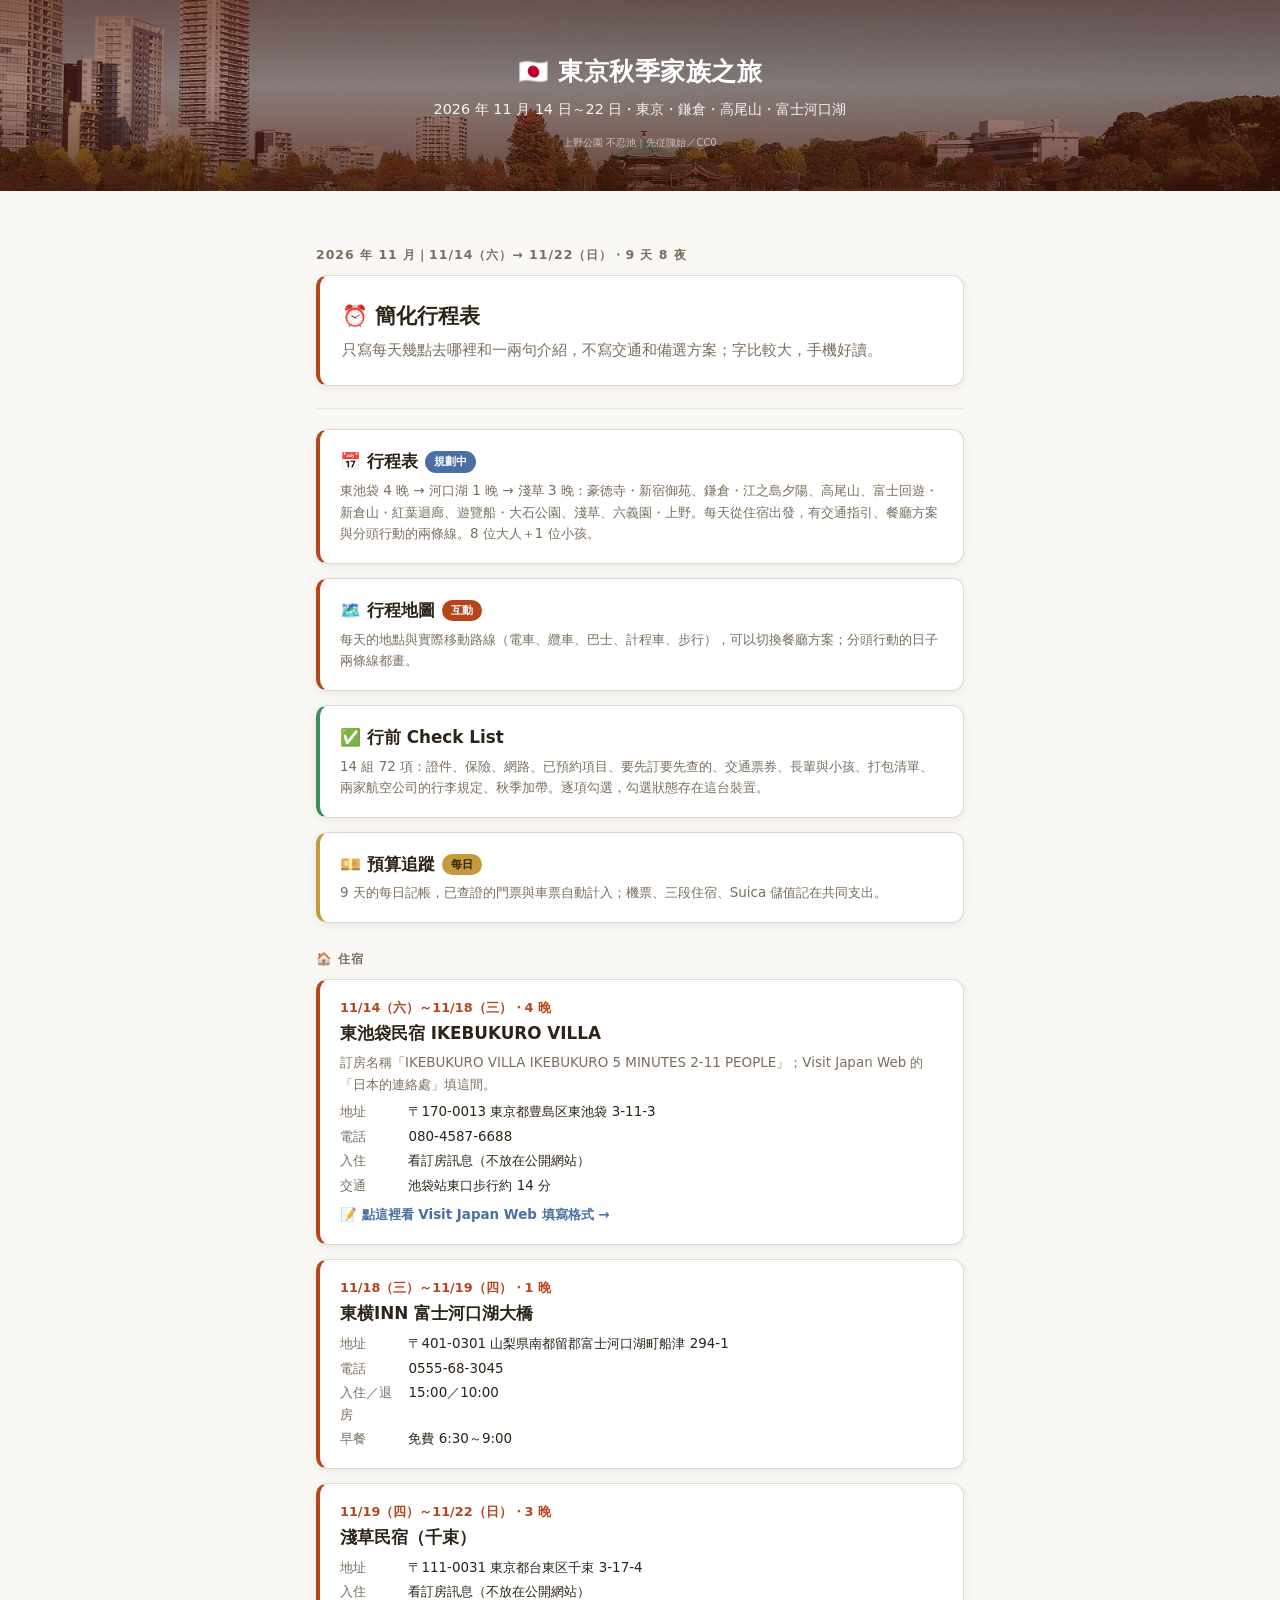
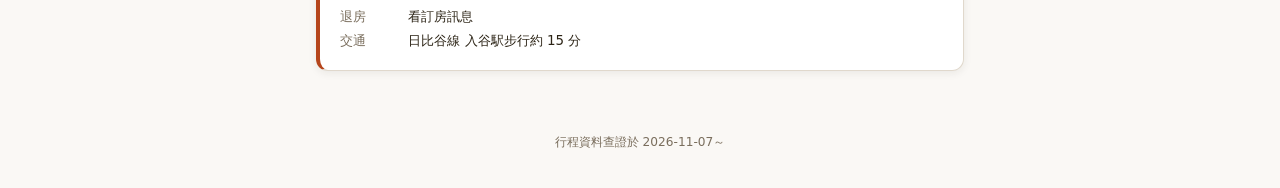
<file: docs/index.html>
<!DOCTYPE html>
<html lang="zh-TW">
<head>
<meta charset="UTF-8">
<meta name="viewport" content="width=device-width, initial-scale=1.0">
<title>東京秋季家族之旅 2026</title>
<meta name="description" content="東京秋季家族之旅：2026 年 11 月 14 日～22 日的行程表、地圖、Check List、預算">
<meta name="theme-color" content="#B5451B">
<style>
:root {
  --primary: #B5451B;
  --primary-dark: #8C2E0A;
  --primary-light: #D4652F;
  --secondary: #4A6FA5;
  --accent: #C49A3C;
  --bg: #FAF8F5;
  --surface: #FFFFFF;
  --text: #2C2416;
  --muted: #7A6E5D;
  --border: #E0D8CC;
  --shadow: 0 2px 8px rgba(44,36,22,0.08);
  --font: 'Noto Sans TC', 'PingFang TC', 'Hiragino Sans', 'Microsoft JhengHei',
          'Yu Gothic UI', system-ui, -apple-system, sans-serif;
}

@media (prefers-color-scheme: dark) {
  :root:not([data-theme="light"]) {
    --primary: #E8825A;
    --primary-dark: #C4603A;
    --primary-light: #F0A181;
    --secondary: #8FB3DE;
    --accent: #D9B463;
    --bg: #17140F;
    --surface: #221E17;
    --text: #EDE6DA;
    --muted: #A69A88;
    --border: #3A332A;
    --shadow: 0 2px 8px rgba(0,0,0,0.5);
  }
}

*, *::before, *::after { box-sizing: border-box; margin: 0; padding: 0; }

body {
  font-family: var(--font);
  background: var(--bg);
  color: var(--text);
  line-height: 1.6;
  -webkit-font-smoothing: antialiased;
}

header {
  position: relative;
  isolation: isolate;
  overflow: hidden;
  /* 照片未載入／離線時的備援底色 */
  background: linear-gradient(135deg, var(--primary-dark), var(--primary) 55%, var(--primary-light));
  color: #fff;
  text-align: center;
  padding: 52px 16px 40px;
}

header .hero-img {
  position: absolute;
  inset: 0;
  width: 100%;
  height: 100%;
  object-fit: cover;
  object-position: center 38%;
  z-index: -2;
  opacity: 0;
  transition: opacity 0.5s ease;
}

header .hero-img.is-loaded { opacity: 1; }

header::before {
  content: '';
  position: absolute;
  inset: 0;
  z-index: -1;
  background: linear-gradient(180deg,
    rgba(90, 30, 10, 0.70) 0%,
    rgba(90, 30, 10, 0.52) 45%,
    rgba(60, 20, 8, 0.78) 100%);
}

header h1 { font-size: 1.55rem; font-weight: 800; letter-spacing: 0.5px; }
header p  { font-size: 0.9rem; opacity: 0.92; margin-top: 6px; }

header .hero-credit {
  display: block;
  margin-top: 14px;
  font-size: 0.62rem;
  color: rgba(255,255,255,0.62);
  text-decoration: none;
}

header .hero-credit:hover { color: rgba(255,255,255,0.92); text-decoration: underline; }

main { max-width: 680px; margin: 0 auto; padding: 28px 16px 48px; }

.card {
  display: block;
  background: var(--surface);
  border: 1px solid var(--border);
  border-left: 4px solid var(--primary);
  border-radius: 12px;
  padding: 18px 20px;
  margin-bottom: 14px;
  box-shadow: var(--shadow);
  color: inherit;
  text-decoration: none;
  transition: transform 0.15s, border-left-color 0.15s;
}

.card:hover { transform: translateY(-2px); border-left-color: var(--accent); }
.card.is-check  { border-left-color: #3F8F5E; }
.card.is-budget { border-left-color: var(--accent); }
.card h2 { font-size: 1.05rem; font-weight: 700; margin-bottom: 5px; }
.card p  { font-size: 0.84rem; color: var(--muted); }
.card.is-wide { padding: 24px 22px; }
.card.is-wide h2 { font-size: 1.3rem; }
.card.is-wide p  { font-size: 0.92rem; }
.stay { display: block; }
.stay:not(.is-link):hover { transform: none; border-left-color: var(--primary); }
.stay .stay-go { margin-top: 8px; font-size: 0.84rem; font-weight: 700; color: var(--secondary); }
.stay .stay-when { font-size: 0.8rem; font-weight: 700; color: var(--primary); }
.stay h2 { margin-top: 2px; }
.stay dl { display: grid; grid-template-columns: 4.5em 1fr; gap: 3px 8px; font-size: 0.84rem; margin-top: 6px; }
.stay dt { color: var(--muted); }
.stay dd { min-width: 0; overflow-wrap: anywhere; }
.stay .todo { color: var(--muted); }
.card-row { display: flex; gap: 10px; margin-bottom: 14px; }
.card-row .card { margin-bottom: 0; }
.card-row .card.is-main-col { flex: 4 1 0; min-width: 0; }
.card.is-side { flex: 1 1 0; min-width: 0; display: flex; align-items: center; justify-content: center;
  text-align: center; padding: 12px 6px; border-left-color: var(--secondary);
  font-size: 0.86rem; font-weight: 700; line-height: 1.45; }
.divider { border: 0; border-top: 1px solid var(--border); opacity: 0.5; margin: 22px 0 20px; }

.badge {
  display: inline-block;
  font-size: 0.68rem;
  font-weight: 600;
  padding: 2px 9px;
  border-radius: 20px;
  background: var(--primary);
  color: #fff;
  margin-left: 7px;
  vertical-align: 2px;
}

.badge.budget { background: var(--accent); color: #2C2416; }

h3.group {
  font-size: 0.78rem;
  font-weight: 700;
  text-transform: uppercase;
  letter-spacing: 1px;
  color: var(--muted);
  margin: 26px 0 10px;
}

.badge.plan { background: var(--secondary); }

footer {
  text-align: center;
  font-size: 0.76rem;
  color: var(--muted);
  padding: 0 16px 36px;
}
</style>
</head>
<body>

<header data-hero>
  <h1>🇯🇵 東京秋季家族之旅</h1>
  <p>2026 年 11 月 14 日～22 日・東京・鎌倉・高尾山・富士河口湖</p>
</header>

<main>
  <h3 class="group">2026 年 11 月｜11/14（六）→ 11/22（日）・9 天 8 夜</h3>

  <a class="card is-wide" href="2026-11/simple/index.html">
    <h2>⏰ 簡化行程表</h2>
    <p>只寫每天幾點去哪裡和一兩句介紹，不寫交通和備選方案；字比較大，手機好讀。</p>
  </a>

  <hr class="divider">

  <a class="card" href="2026-11/final/index.html">
    <h2>📅 行程表<span class="badge plan">規劃中</span></h2>
    <p>東池袋 4 晚 → 河口湖 1 晚 → 淺草 3 晚：豪徳寺・新宿御苑、鎌倉・江之島夕陽、高尾山、富士回遊・新倉山・紅葉迴廊、遊覽船・大石公園、淺草、六義園・上野。每天從住宿出發，有交通指引、餐廳方案與分頭行動的兩條線。8 位大人＋1 位小孩。</p>
  </a>

  <a class="card" href="2026-11/map/index.html">
    <h2>🗺️ 行程地圖<span class="badge">互動</span></h2>
    <p>每天的地點與實際移動路線（電車、纜車、巴士、計程車、步行），可以切換餐廳方案；分頭行動的日子兩條線都畫。</p>
  </a>

  <a class="card is-check" href="2026-11/checklist/index.html">
    <h2>✅ 行前 Check List</h2>
    <p>14 組 72 項：證件、保險、網路、已預約項目、要先訂要先查的、交通票券、長輩與小孩、打包清單、兩家航空公司的行李規定、秋季加帶。逐項勾選，勾選狀態存在這台裝置。</p>
  </a>

  <a class="card is-budget" href="2026-11/budget/index.html">
    <h2>💴 預算追蹤<span class="badge budget">每日</span></h2>
    <p>9 天的每日記帳，已查證的門票與車票自動計入；機票、三段住宿、Suica 儲值記在共同支出。</p>
  </a>

  <h3 class="group">🏠 住宿</h3>

  <a class="card stay is-link" href="2026-11/stay/index.html">
    <div class="stay-when">11/14（六）～11/18（三）・4 晚</div>
    <h2>東池袋民宿 IKEBUKURO VILLA</h2>
    <p>訂房名稱「IKEBUKURO VILLA IKEBUKURO 5 MINUTES 2-11 PEOPLE」；Visit Japan Web 的「日本的連絡處」填這間。</p>
    <dl>
      <dt>地址</dt><dd>〒170-0013 東京都豊島区東池袋 3-11-3</dd>
      <dt>電話</dt><dd>080-4587-6688</dd>
      <dt>入住</dt><dd>看訂房訊息（不放在公開網站）</dd>
      <dt>交通</dt><dd>池袋站東口步行約 14 分</dd>
    </dl>
    <p class="stay-go">📝 點這裡看 Visit Japan Web 填寫格式 →</p>
  </a>

  <div class="card stay">
    <div class="stay-when">11/18（三）～11/19（四）・1 晚</div>
    <h2>東横INN 富士河口湖大橋</h2>
    <dl>
      <dt>地址</dt><dd>〒401-0301 山梨県南都留郡富士河口湖町船津 294-1</dd>
      <dt>電話</dt><dd>0555-68-3045</dd>
      <dt>入住／退房</dt><dd>15:00／10:00</dd>
      <dt>早餐</dt><dd>免費 6:30～9:00</dd>
    </dl>
  </div>

  <div class="card stay">
    <div class="stay-when">11/19（四）～11/22（日）・3 晚</div>
    <h2>淺草民宿（千束）</h2>
    <dl>
      <dt>地址</dt><dd>〒111-0031 東京都台東区千束 3-17-4</dd>
      <dt>入住</dt><dd>看訂房訊息（不放在公開網站）</dd>
      <dt>退房</dt><dd>看訂房訊息</dd>
      <dt>交通</dt><dd>日比谷線 入谷駅步行約 15 分</dd>
    </dl>
  </div>

</main>

<footer>
  <p>行程資料查證於 2026-11-07～</p>
</footer>

<script src="assets/hero/hero.js"></script>
<script>
  // 隨機挑一張風景照當頁首底圖
  if (window.applyHero) window.applyHero('assets/hero/');
</script>

</body>
</html>
</file>
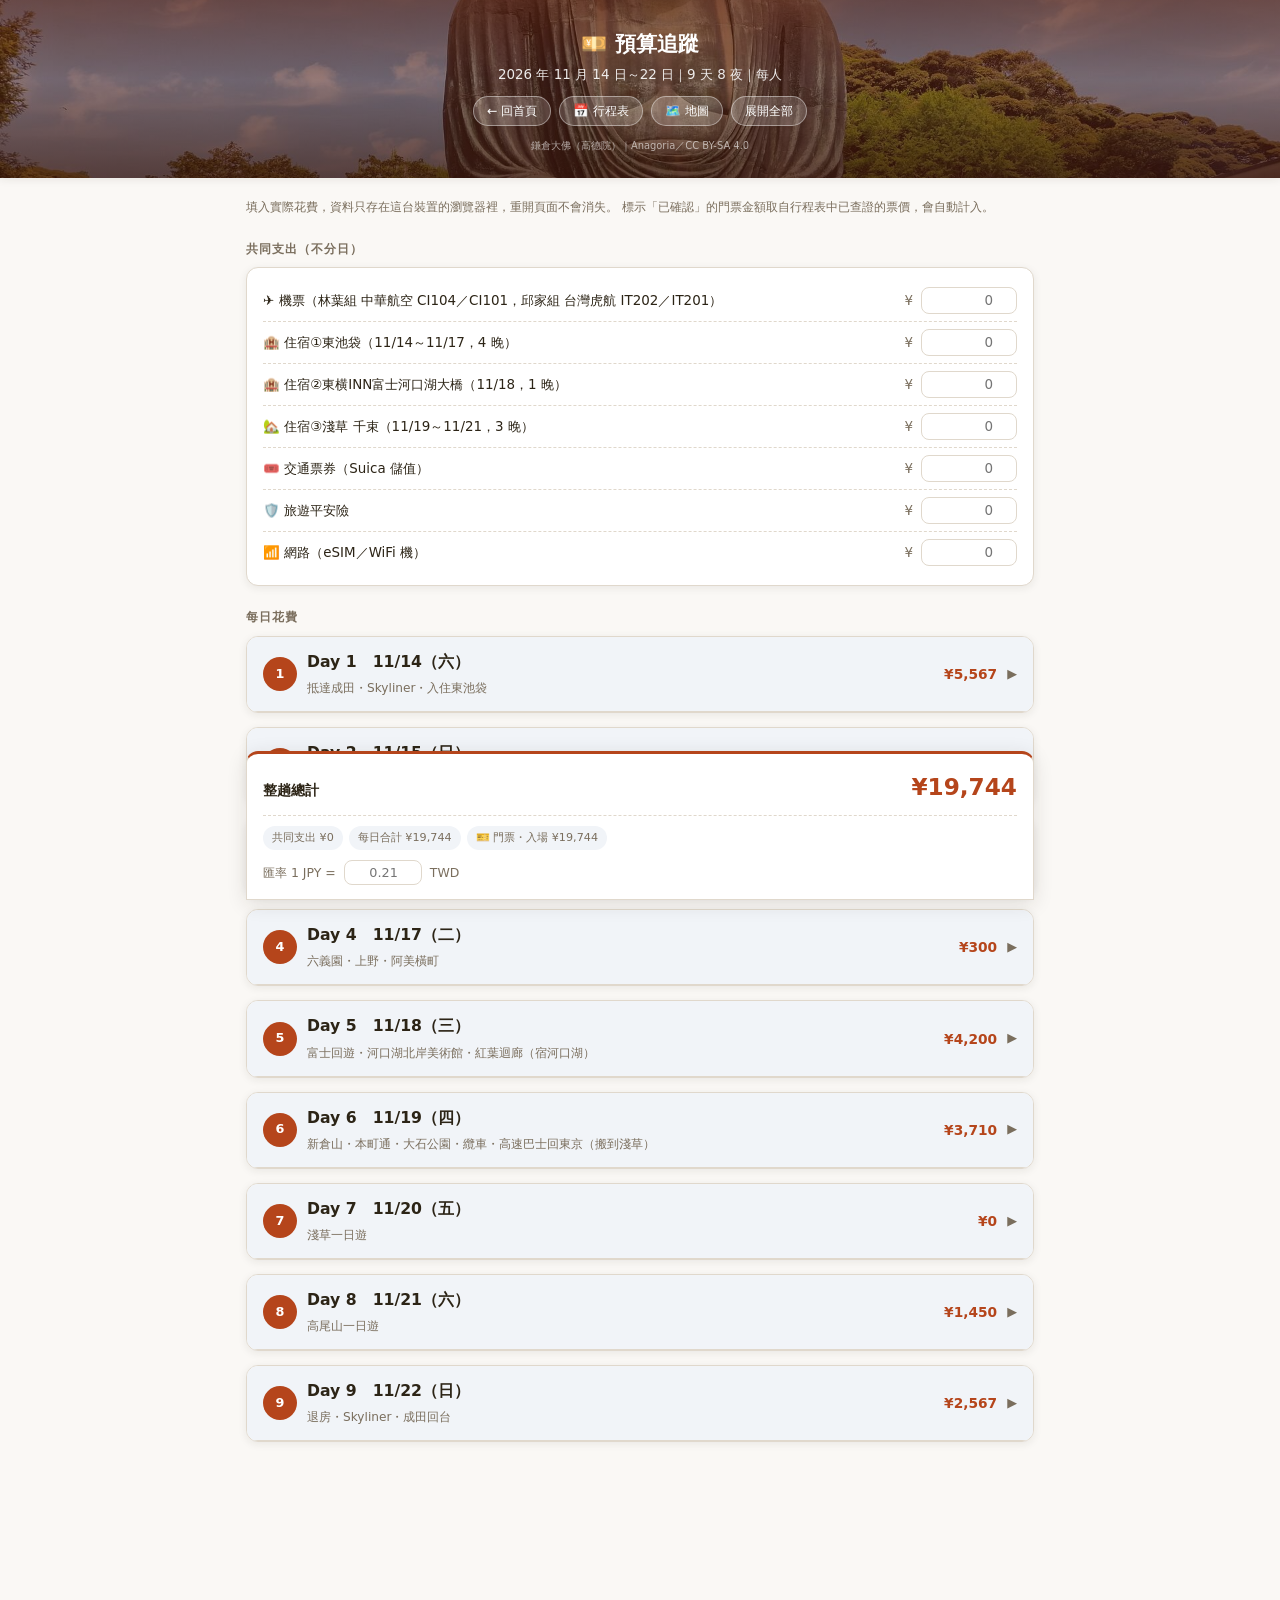
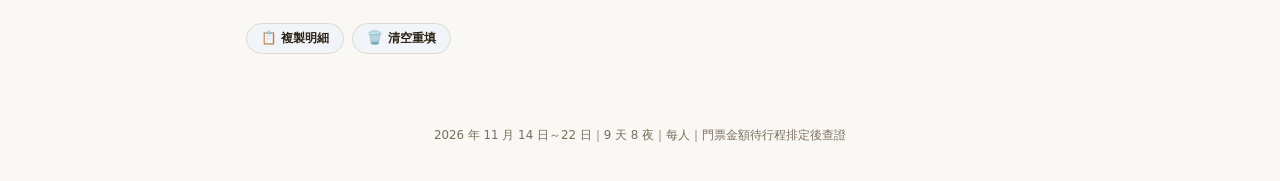
<file: docs/2026-11/budget/index.html>
<!DOCTYPE html>
<html lang="zh-TW">
<head>
<meta charset="UTF-8">
<meta name="viewport" content="width=device-width, initial-scale=1.0">
<title>預算追蹤｜東京秋季家族之旅 2026</title>
<meta name="description" content="2026 年 11 月東京之旅每日花費記帳與總預算換算">
<meta name="theme-color" content="#B5451B">
<link rel="stylesheet" href="../../assets/base.css">
<link rel="stylesheet" href="../../assets/budget.css">
</head>
<body>

<header class="site-header" data-hero>
  <div class="container">
    <h1>💴 預算追蹤</h1>
    <p class="sub">2026 年 11 月 14 日～22 日｜9 天 8 夜｜每人</p>
    <div class="toolbar">
      <a class="tb-link" href="../../index.html">← 回首頁</a>
      <a class="tb-link" href="../final/index.html">📅 行程表</a>
      <a class="tb-link" href="../map/index.html">🗺️ 地圖</a>
      <button type="button" id="expandBtn" onclick="toggleAll()">展開全部</button>
    </div>
  </div>
</header>

<main>
  <div class="container">

    <p class="hint">
      填入實際花費，資料只存在這台裝置的瀏覽器裡，重開頁面不會消失。
      標示「已確認」的門票金額取自行程表中已查證的票價，會自動計入。
    </p>

    <h3 class="section-title">共同支出（不分日）</h3>
    <div class="panel">
      <div class="panel-body" id="sharedBody"></div>
    </div>

    <h3 class="section-title">每日花費</h3>
    <div id="days"></div>

    <div class="total-card">
      <div class="total-row">
        <span class="t-label">整趟總計</span>
        <span>
          <span class="t-jpy" id="grandJpy">¥0</span>
          <span class="t-twd" id="grandTwd"></span>
        </span>
      </div>
      <div class="breakdown" id="breakdown"></div>
      <div class="rate-row">
        <span>匯率 1 JPY =</span>
        <input type="number" id="rate" min="0" step="0.001" placeholder="0.21">
        <span>TWD</span>
      </div>
    </div>

    <div class="btn-row">
      <button class="btn" type="button" onclick="copySummary()" id="copyBtn">📋 複製明細</button>
      <button class="btn" type="button" onclick="resetAll()">🗑️ 清空重填</button>
    </div>

  </div>
</main>

<footer class="site-footer">
  <p>2026 年 11 月 14 日～22 日｜9 天 8 夜｜每人｜門票金額待行程排定後查證</p>
</footer>

<script src="../../assets/hero/hero.js"></script>
<script>
/* 這趟的預算設定，畫面與計算在 ../../assets/budget.js */
window.BUDGET = {
  title: '東京 2026 年 11 月',
  shared: [
    { key: 'flight',   label: '✈️ 機票（林葉組 中華航空 CI104／CI101，邱家組 台灣虎航 IT202／IT201）' },
    { key: 'hotel',    label: '🏨 住宿①東池袋（11/14～11/17，4 晚）' },
    { key: 'hotel2',   label: '🏨 住宿②東横INN富士河口湖大橋（11/18，1 晚）' },
    { key: 'hotel3',   label: '🏡 住宿③淺草 千束（11/19～11/21，3 晚）' },
    { key: 'pass',     label: '🎟️ 交通票券（Suica 儲值）' },
    { key: 'insure',   label: '🛡️ 旅遊平安險' },
    { key: 'esim',     label: '📶 網路（eSIM／WiFi 機）' },
  ],
  /* 行程表排定後，把已查證的門票（每人・日圓）填進各天的 fixed */
  /* 2026-11-07 fixed 只算主行程已查證的（每人・日圓；含 Skyliner、富士回遊等交通與 Welcome Suica 儲值）。每日合計：Day1 ¥5,567、Day2 ¥500、Day3 ¥1,450、Day4 ¥300、Day5 ¥4,200、Day6 ¥3,710、Day7 ¥0、Day8 ¥1,450、Day9 ¥2,567；全程合計 ¥19,744／人（河口湖周遊バス改單程付、票價未查到，不計入） */
  days: [
    { n: 1, date: '11/14（六）', title: '抵達成田・Skyliner・入住東池袋', fixed: [{ name: '京成 Skyliner 空港第2ビル → 日暮里（交通）', amount: 2567 }, { name: 'Welcome Suica 儲值（儲值，餘額不退）', amount: 3000 }] },
    { n: 2, date: '11/15（日）', title: '東京市區公園賞楓', fixed: [{ name: '新宿御苑 入園', amount: 500 }] },
    { n: 3, date: '11/16（一）', title: '鎌倉・江之島夕陽富士', fixed: [{ name: '高徳院 拝観（鎌倉大佛）', amount: 300 }, { name: '大佛胎內參觀', amount: 50 }, { name: '江の島シーキャンドル 展望燈塔セット券', amount: 1100 }] },
    { n: 4, date: '11/17（二）', title: '六義園・上野・阿美橫町', fixed: [{ name: '六義園 入園', amount: 300 }] },
    { n: 5, date: '11/18（三）', title: '富士回遊・河口湖北岸美術館・紅葉迴廊（宿河口湖）', fixed: [{ name: '特急 富士回遊 新宿 → 河口湖（交通）', amount: 4200 }] },
    { n: 6, date: '11/19（四）', title: '新倉山・本町通・大石公園・纜車・高速巴士回東京（搬到淺草）', fixed: [{ name: '富士急行線 下吉田 → 河口湖（交通）', amount: 310 }, { name: '富士山パノラマロープウェイ 往復（11/18 坐過纜車就改遊覽船 ¥1,000）', amount: 1200 }, { name: '高速バス 0106 河口湖 → 池袋（交通）', amount: 2200 }] },
    { n: 7, date: '11/20（五）', title: '淺草一日遊', fixed: [] },
    { n: 8, date: '11/21（六）', title: '高尾山一日遊', fixed: [{ name: '高尾山きっぷ（含京王線往返＋纜車往返）', amount: 1450 }] },
    { n: 9, date: '11/22（日）', title: '退房・Skyliner・成田回台', fixed: [{ name: '京成 Skyliner 京成上野 → 空港第2ビル（交通）', amount: 2567 }] },
  ],
};
</script>
<script src="../trip.js"></script>
<script src="../../assets/budget.js"></script>

</body>
</html>
</file>
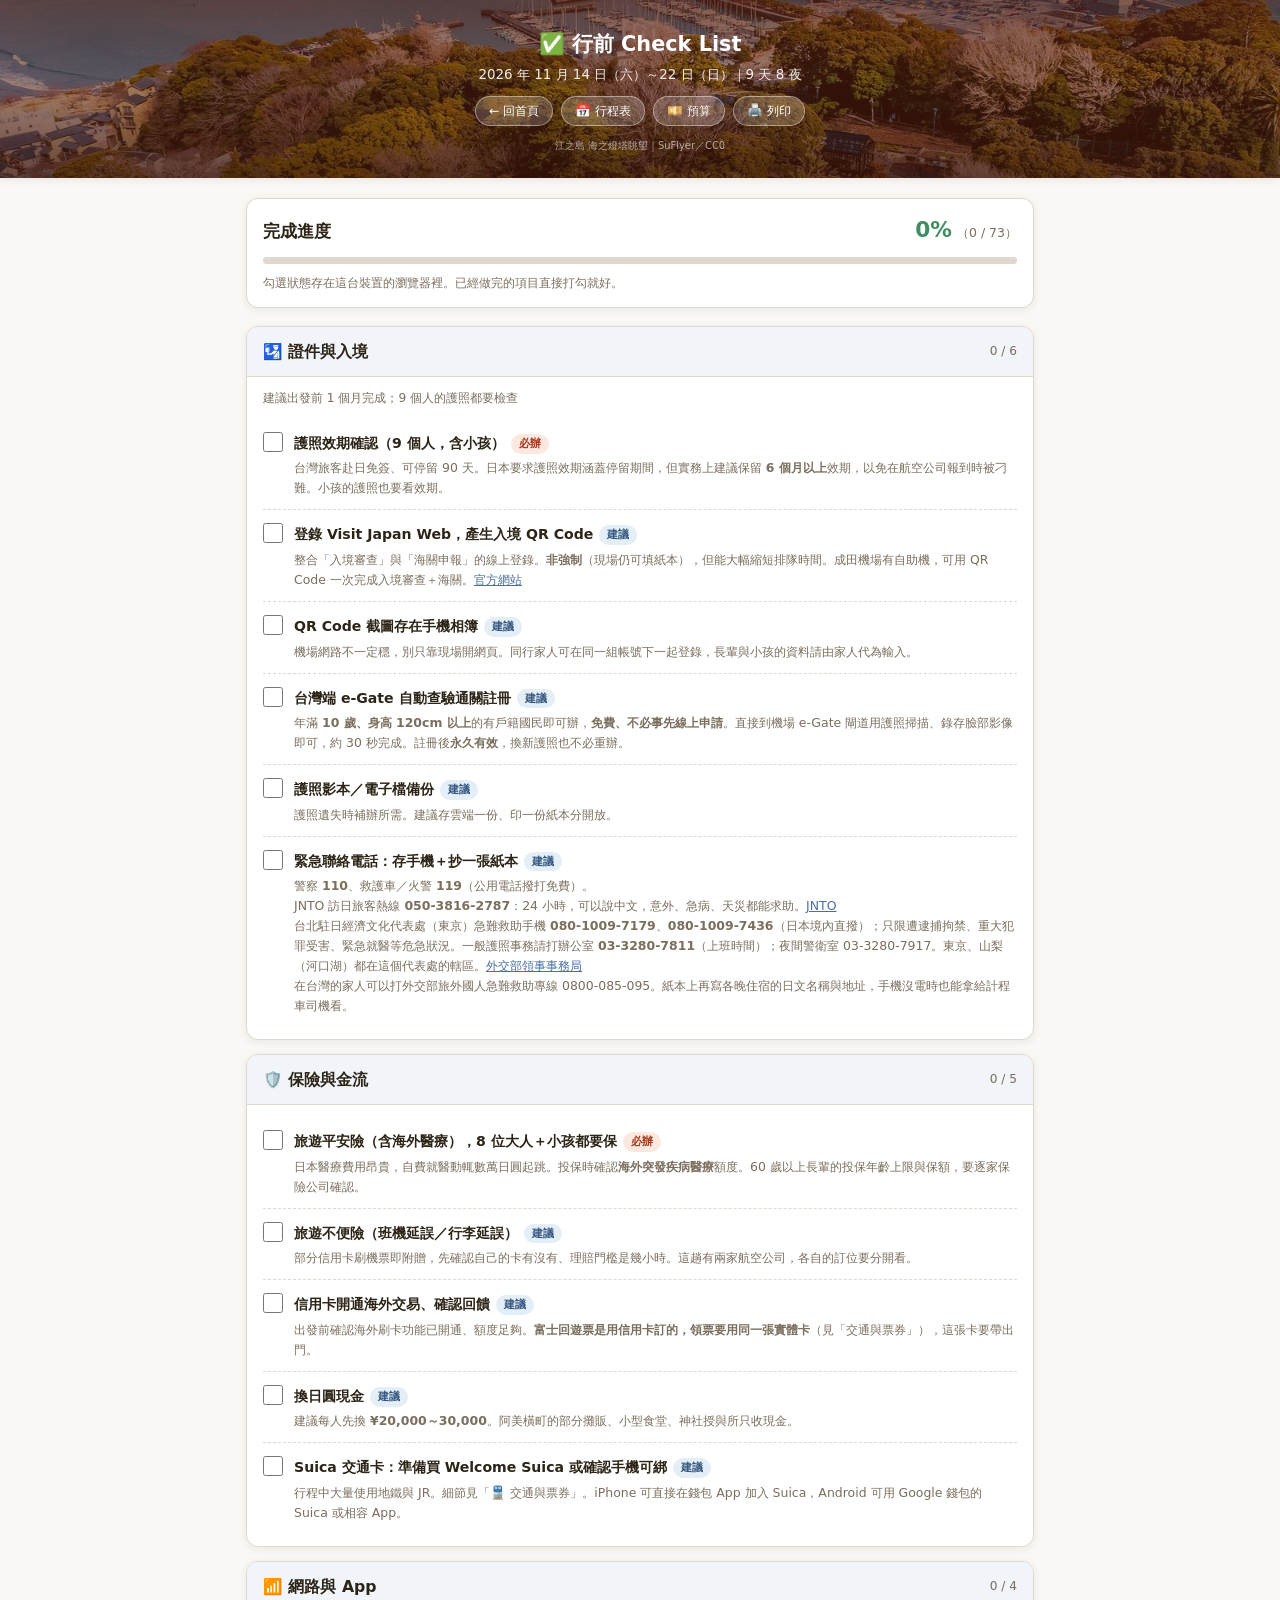
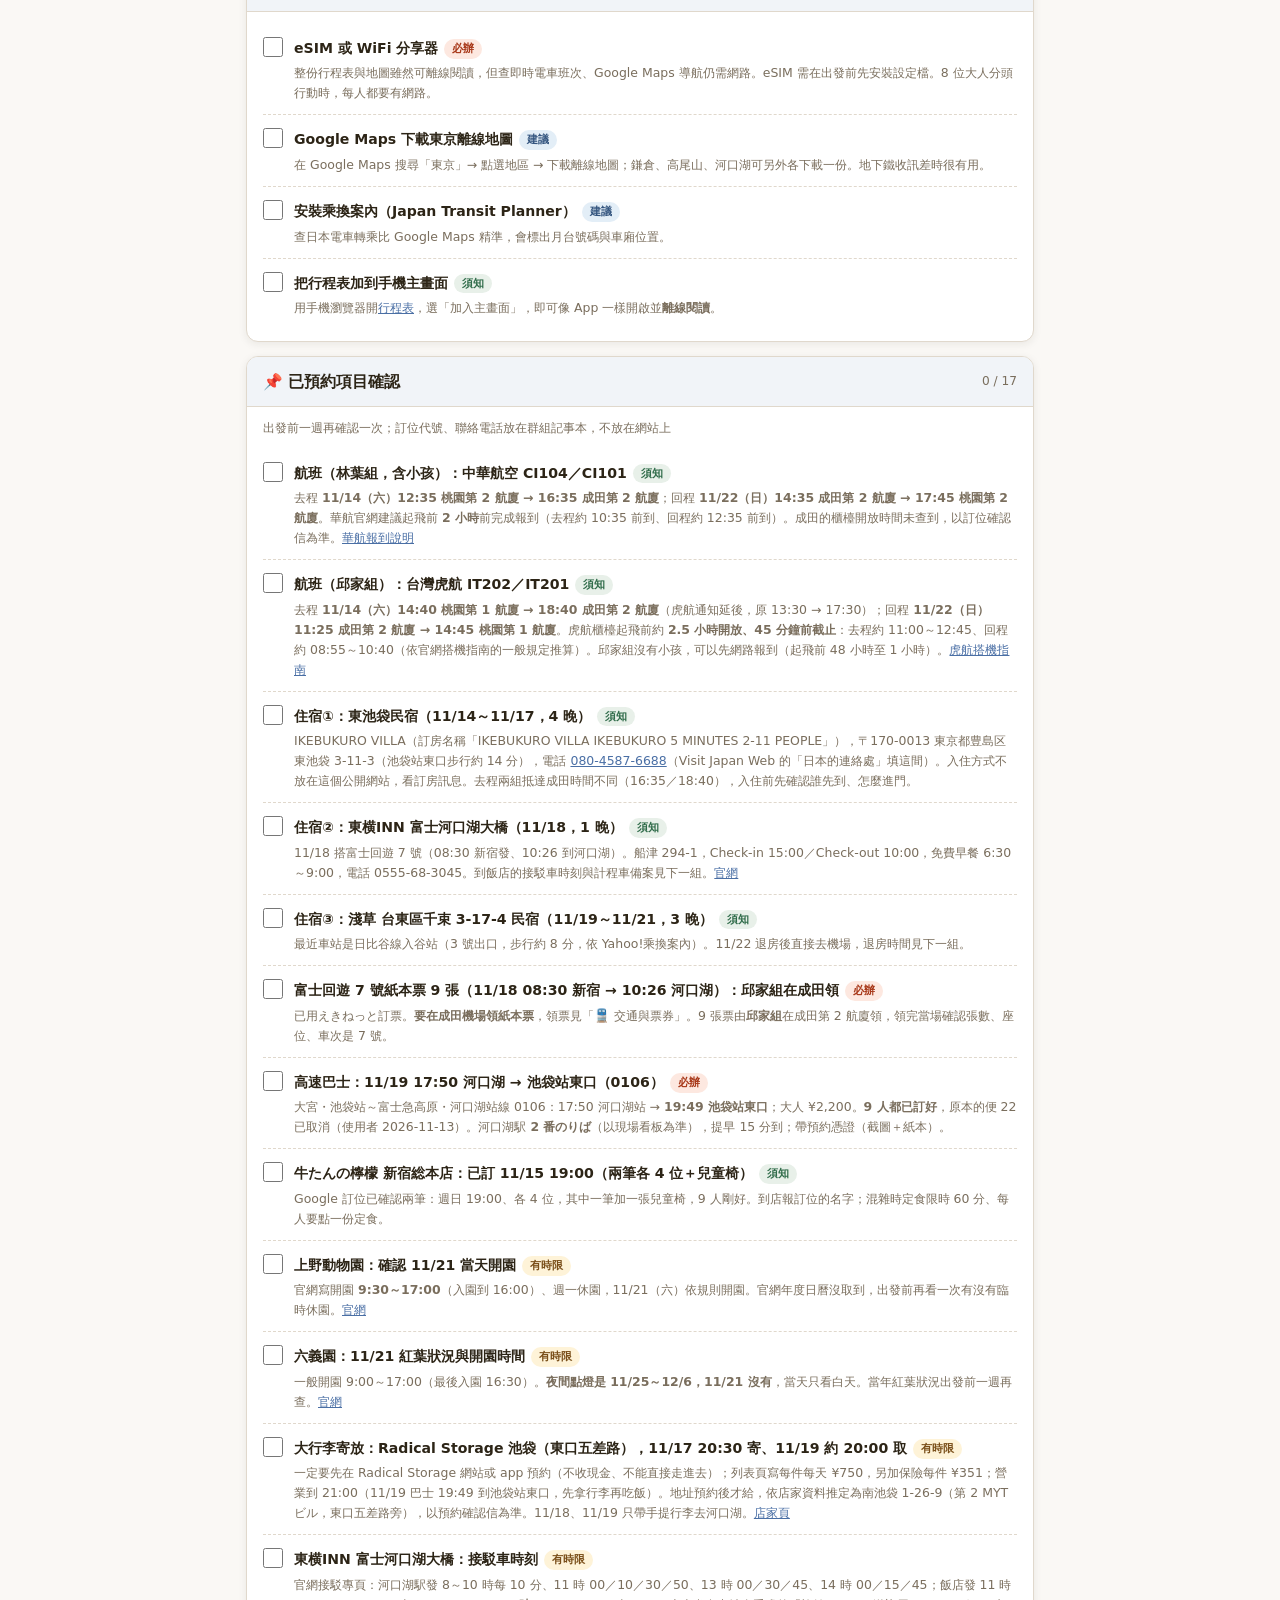
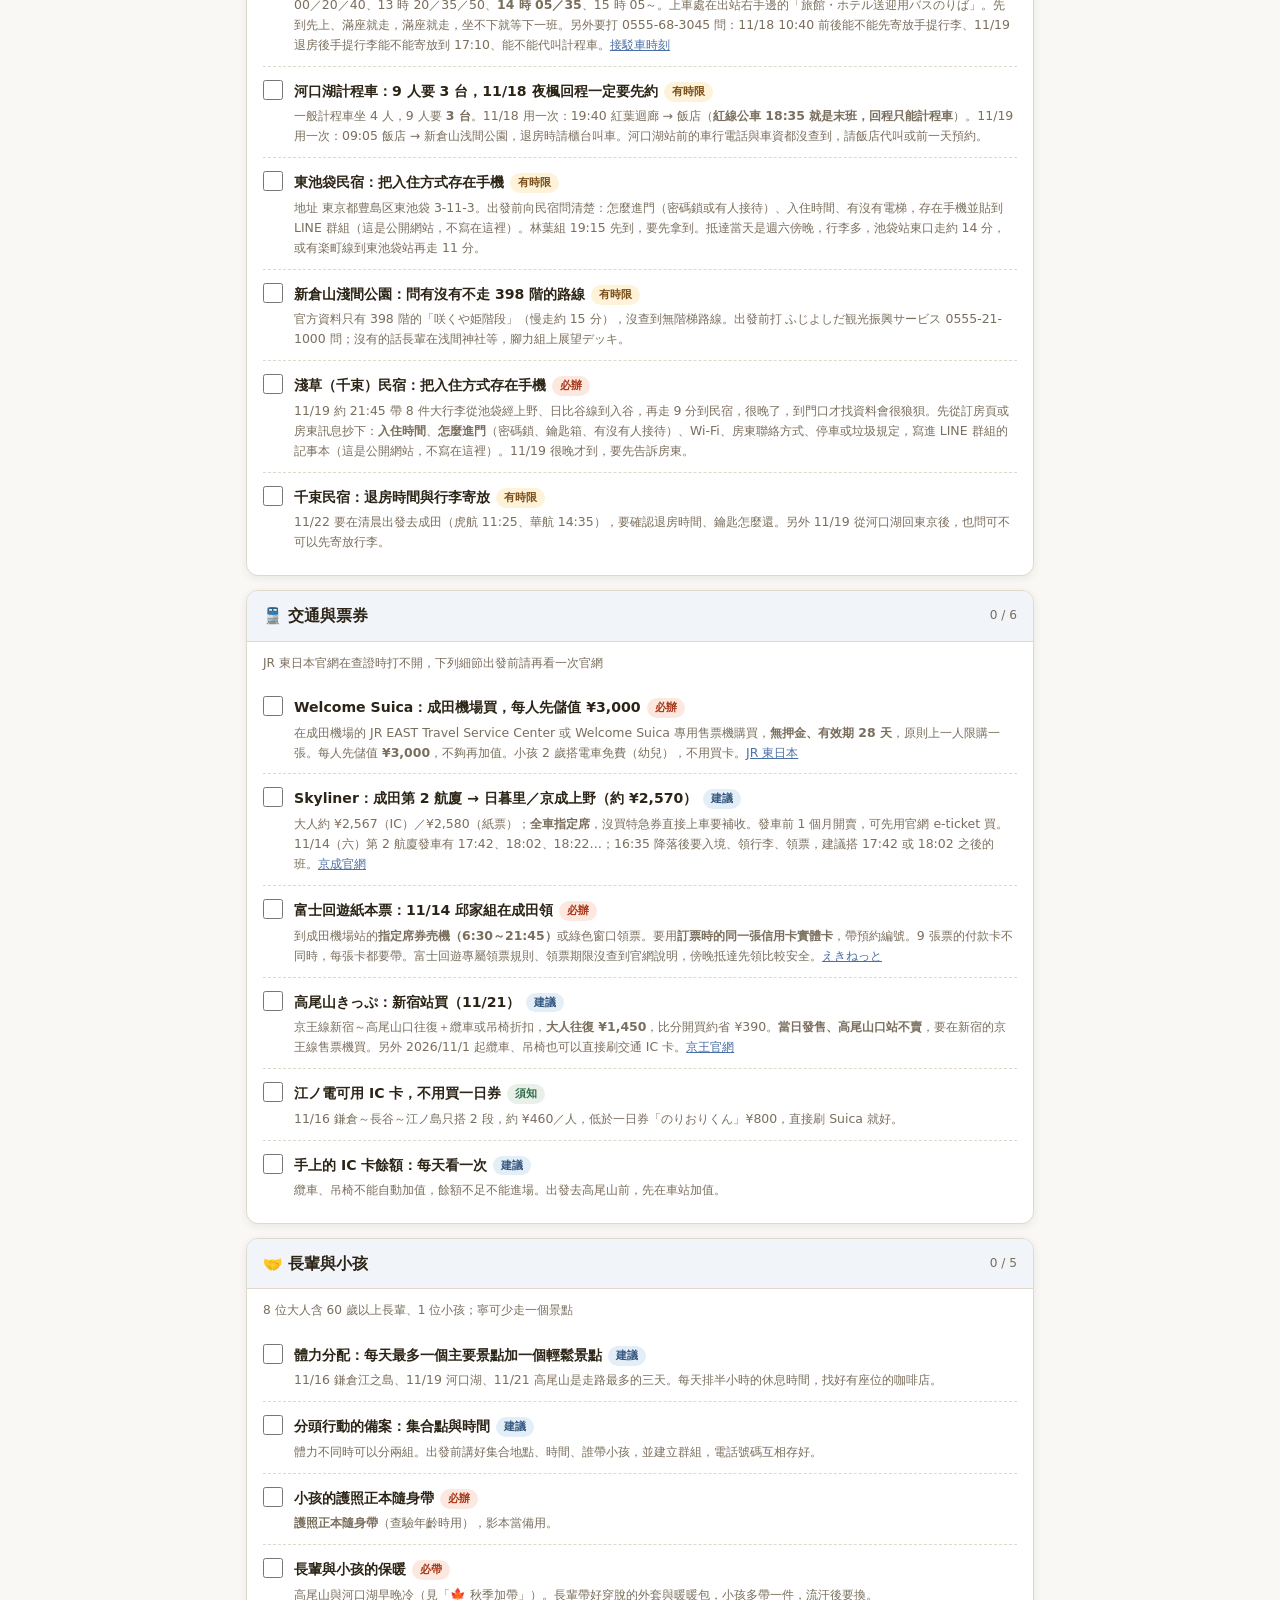
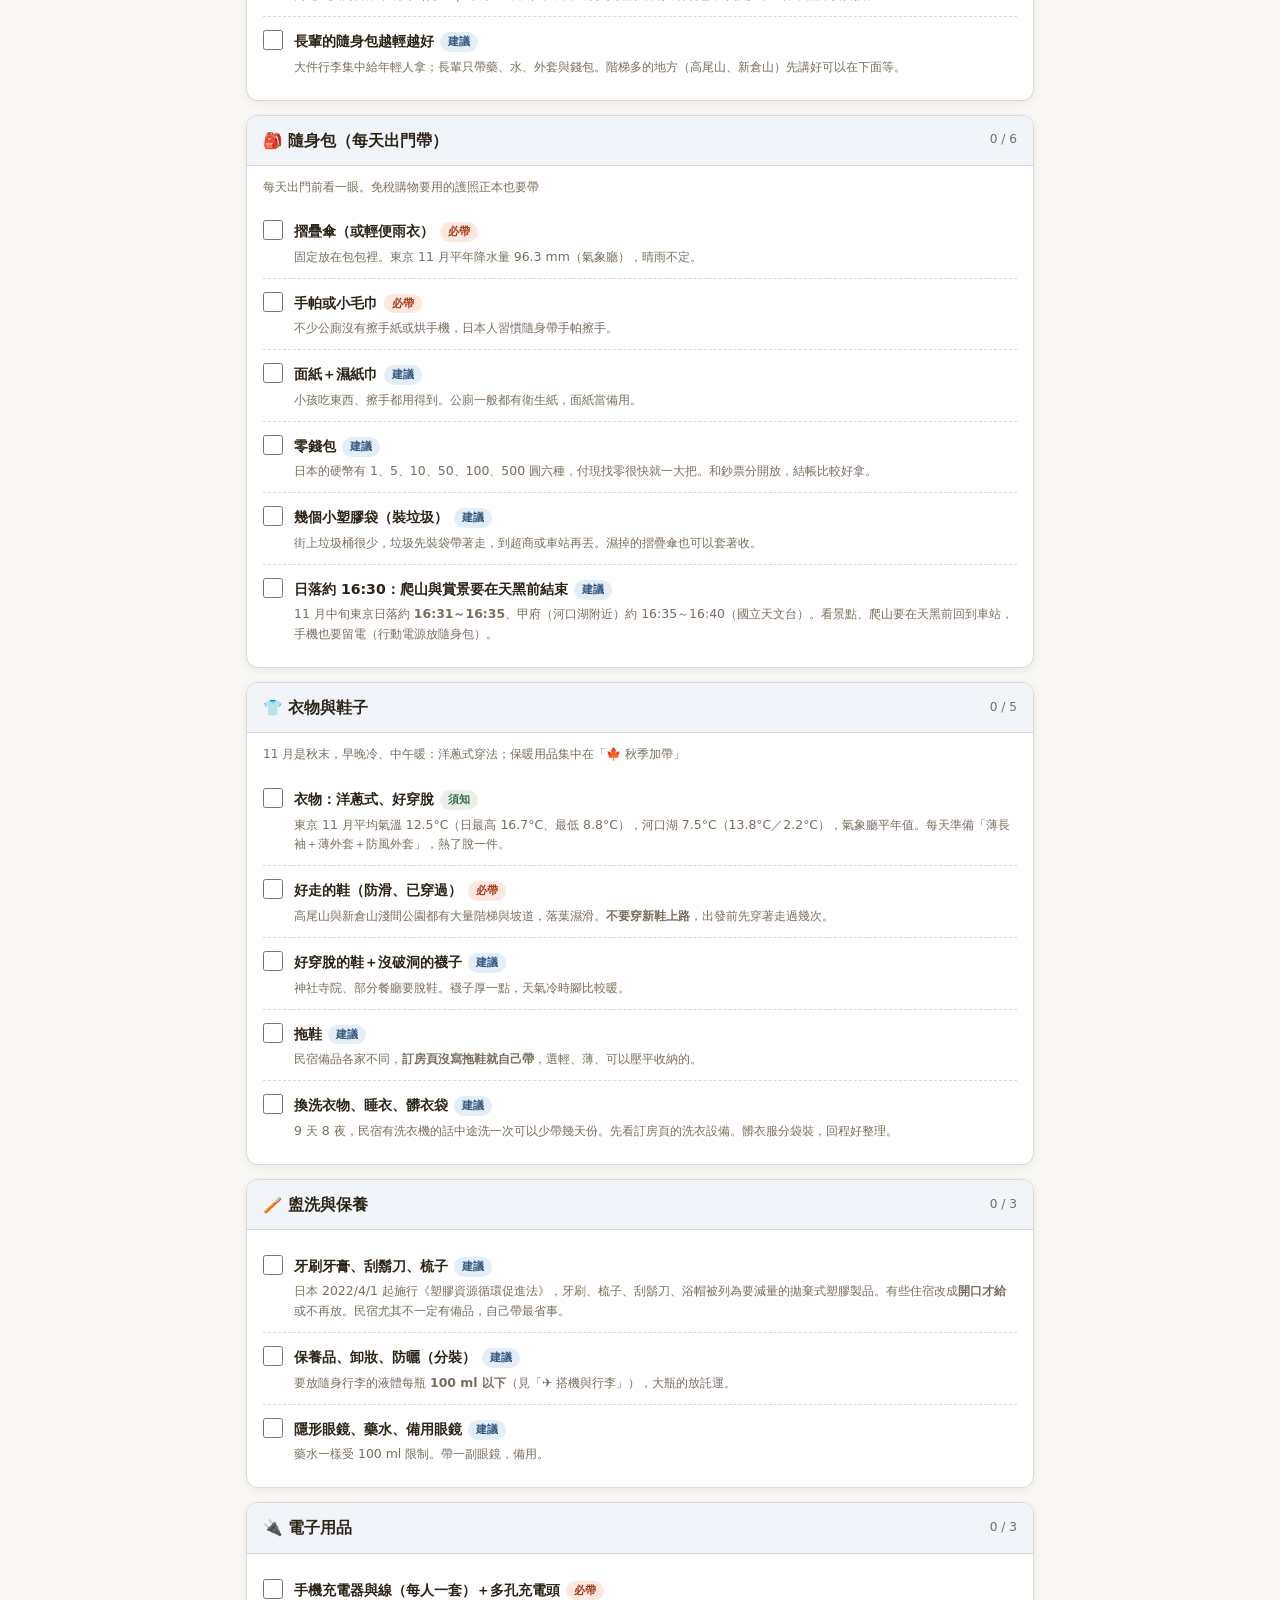
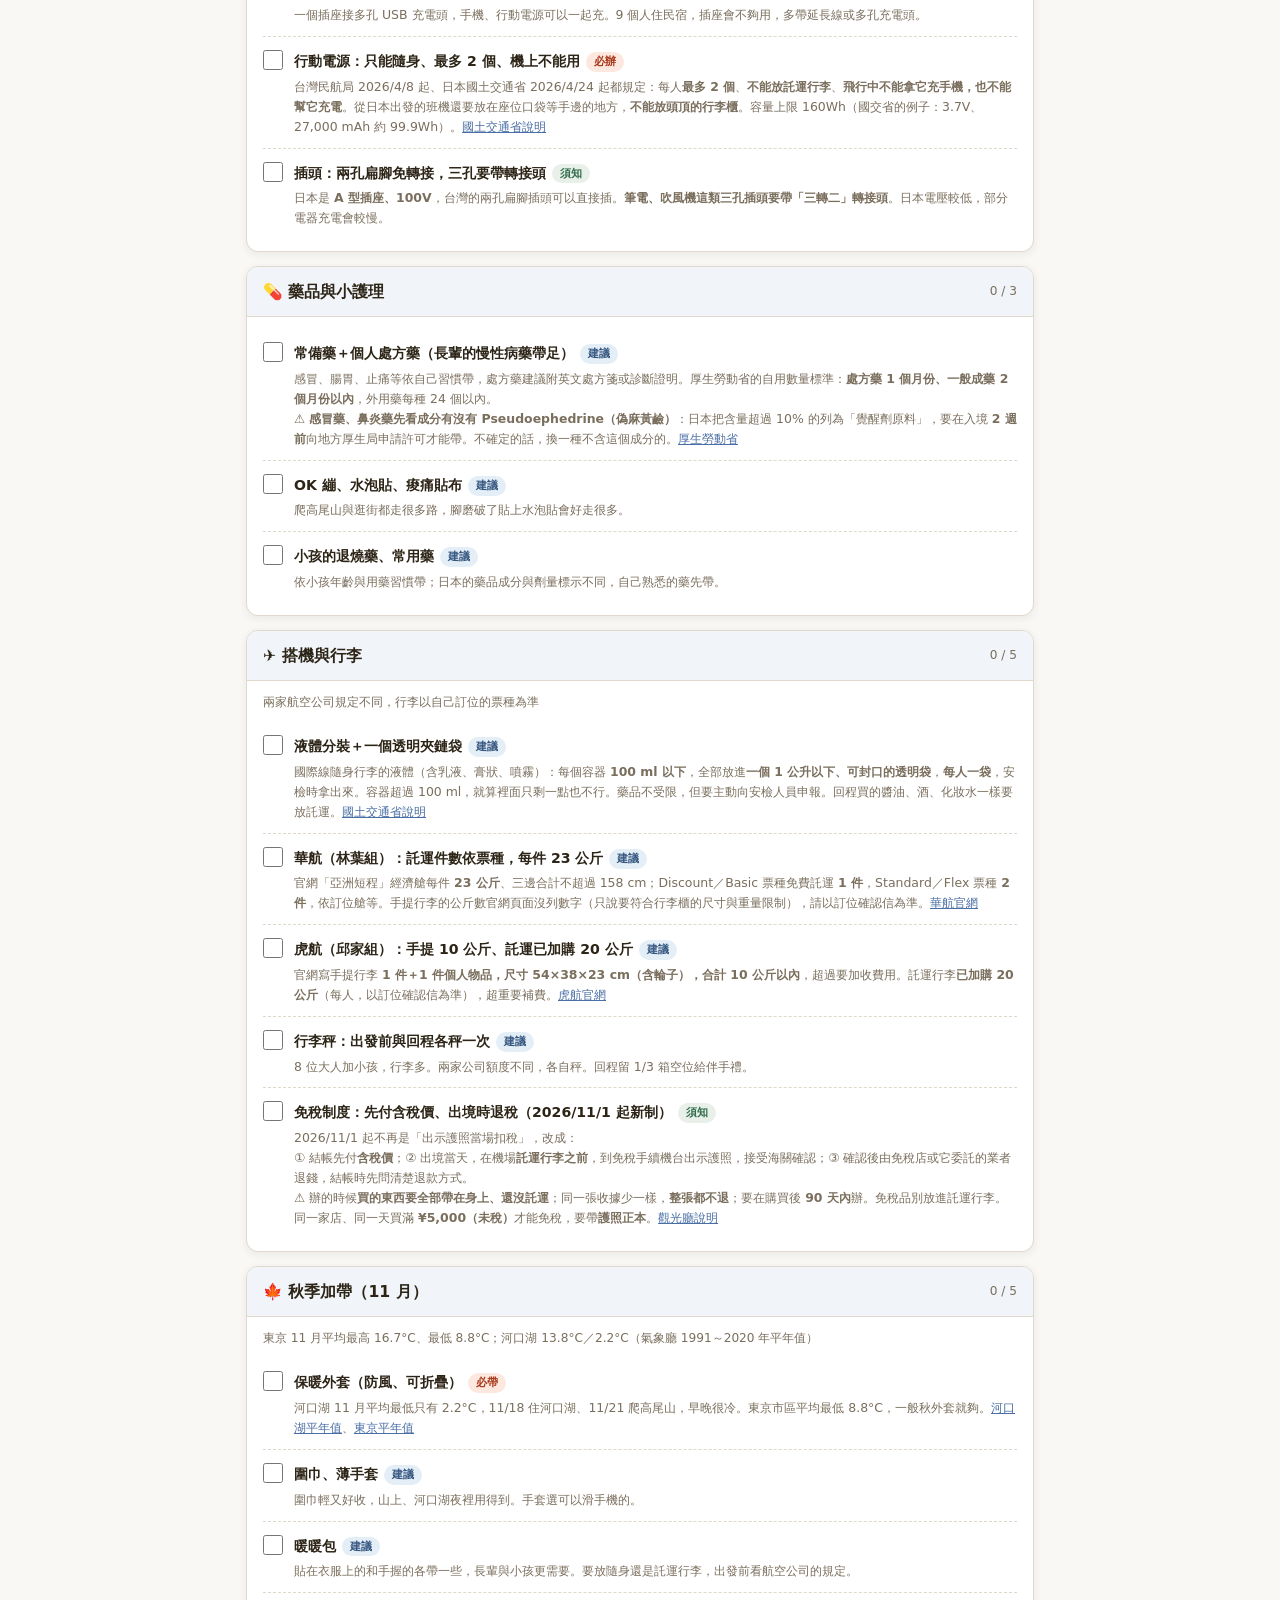
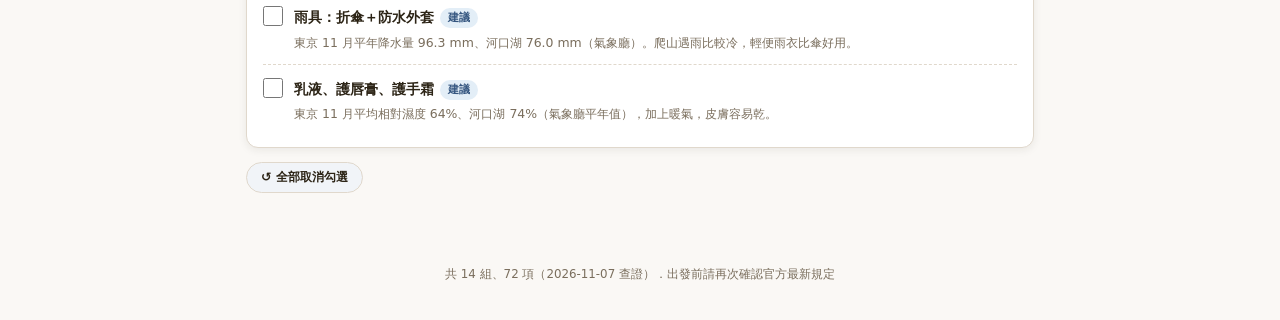
<file: docs/2026-11/checklist/index.html>
<!DOCTYPE html>
<html lang="zh-TW">
<head>
<meta charset="UTF-8">
<meta name="viewport" content="width=device-width, initial-scale=1.0">
<title>行前 Check List｜東京秋季家族之旅 2026</title>
<meta name="description" content="赴日旅遊行前準備確認清單 — 證件、入境、保險、網路">
<meta name="theme-color" content="#B5451B">
<link rel="stylesheet" href="../../assets/base.css">
<link rel="stylesheet" href="../../assets/checklist.css">
</head>
<body>

<header class="site-header" data-hero>
  <div class="container">
    <h1>✅ 行前 Check List</h1>
    <p class="sub">2026 年 11 月 14 日（六）～22 日（日）｜9 天 8 夜</p>
    <div class="toolbar">
      <a class="tb-link" href="../../index.html">← 回首頁</a>
      <a class="tb-link" href="../final/index.html">📅 行程表</a>
      <a class="tb-link" href="../budget/index.html">💴 預算</a>
      <button type="button" onclick="window.print()">🖨️ 列印</button>
    </div>
  </div>
</header>

<main>
  <div class="container">

    <div class="summary">
      <div class="summary-row">
        <strong>完成進度</strong>
        <span><span class="pct" id="pct">0%</span> <span style="font-size:0.78rem;color:var(--muted)" id="count"></span></span>
      </div>
      <div class="progress"><span id="bar" style="width:0%"></span></div>
      <p class="hint" style="margin:10px 0 0">
        勾選狀態存在這台裝置的瀏覽器裡。已經做完的項目直接打勾就好。
      </p>
    </div>

    <div id="groups"></div>

    <div class="btn-row">
      <button class="btn" type="button" onclick="uncheckAll()">↺ 全部取消勾選</button>
    </div>

  </div>
</main>

<footer class="site-footer">
  <p>共 14 組、72 項（2026-11-07 查證）．出發前請再次確認官方最新規定</p>
</footer>

<script src="../../assets/hero/hero.js"></script>
<script>
/* 這趟的 Check List 項目，畫面與勾選邏輯在 ../../assets/checklist.js */
/* tag: need=必帶 / must=必辦 / rec=建議 / when=時程提醒 / info=須知 */
window.CHECKLIST = [
  {
    id: 'doc', title: '🛂 證件與入境', note: '建議出發前 1 個月完成；9 個人的護照都要檢查',
    items: [
      { id: 'passport', t: '護照效期確認（9 個人，含小孩）', tag: 'must',
        d: '台灣旅客赴日免簽、可停留 90 天。日本要求護照效期涵蓋停留期間，但實務上建議保留 <b>6 個月以上</b>效期，以免在航空公司報到時被刁難。小孩的護照也要看效期。' },
      { id: 'vjw', t: '登錄 Visit Japan Web，產生入境 QR Code', tag: 'rec',
        d: '整合「入境審查」與「海關申報」的線上登錄。<b>非強制</b>（現場仍可填紙本），但能大幅縮短排隊時間。成田機場有自助機，可用 QR Code 一次完成入境審查＋海關。<a href="https://services.digital.go.jp/en/visit-japan-web/" target="_blank" rel="noopener">官方網站</a>' },
      { id: 'vjw-save', t: 'QR Code 截圖存在手機相簿', tag: 'rec',
        d: '機場網路不一定穩，別只靠現場開網頁。同行家人可在同一組帳號下一起登錄，長輩與小孩的資料請由家人代為輸入。' },
      { id: 'egate', t: '台灣端 e-Gate 自動查驗通關註冊', tag: 'rec',
        d: '年滿 <b>10 歲、身高 120cm 以上</b>的有戶籍國民即可辦，<b>免費、不必事先線上申請</b>。直接到機場 e-Gate 閘道用護照掃描、錄存臉部影像即可，約 30 秒完成。註冊後<b>永久有效</b>，換新護照也不必重辦。' },
      { id: 'copy', t: '護照影本／電子檔備份', tag: 'rec',
        d: '護照遺失時補辦所需。建議存雲端一份、印一份紙本分開放。' },
      { id: 'sos', t: '緊急聯絡電話：存手機＋抄一張紙本', tag: 'rec',
        d: '警察 <b>110</b>、救護車／火警 <b>119</b>（公用電話撥打免費）。<br>'
         + 'JNTO 訪日旅客熱線 <b>050-3816-2787</b>：24 小時，可以說中文，意外、急病、天災都能求助。<a href="https://www.japan.travel/en/plan/hotline/" target="_blank" rel="noopener">JNTO</a><br>'
         + '台北駐日經濟文化代表處（東京）急難救助手機 <b>080-1009-7179</b>、<b>080-1009-7436</b>（日本境內直撥）；只限遭逮捕拘禁、重大犯罪受害、緊急就醫等危急狀況。一般護照事務請打辦公室 <b>03-3280-7811</b>（上班時間）；夜間警衛室 03-3280-7917。東京、山梨（河口湖）都在這個代表處的轄區。<a href="https://www.boca.gov.tw/sp-foof-countrycp-03-29-77969-03-1.html" target="_blank" rel="noopener">外交部領事事務局</a><br>'
         + '在台灣的家人可以打外交部旅外國人急難救助專線 0800-085-095。紙本上再寫各晚住宿的日文名稱與地址，手機沒電時也能拿給計程車司機看。' },
    ]
  },
  {
    id: 'insure', title: '🛡️ 保險與金流',
    items: [
      { id: 'travel-ins', t: '旅遊平安險（含海外醫療），8 位大人＋小孩都要保', tag: 'must',
        d: '日本醫療費用昂貴，自費就醫動輒數萬日圓起跳。投保時確認<b>海外突發疾病醫療</b>額度。60 歲以上長輩的投保年齡上限與保額，要逐家保險公司確認。' },
      { id: 'delay-ins', t: '旅遊不便險（班機延誤／行李延誤）', tag: 'rec',
        d: '部分信用卡刷機票即附贈，先確認自己的卡有沒有、理賠門檻是幾小時。這趟有兩家航空公司，各自的訂位要分開看。' },
      { id: 'card', t: '信用卡開通海外交易、確認回饋', tag: 'rec',
        d: '出發前確認海外刷卡功能已開通、額度足夠。<b>富士回遊票是用信用卡訂的，領票要用同一張實體卡</b>（見「交通與票券」），這張卡要帶出門。' },
      { id: 'cash', t: '換日圓現金', tag: 'rec',
        d: '建議每人先換 <b>¥20,000～30,000</b>。阿美橫町的部分攤販、小型食堂、神社授與所只收現金。' },
      { id: 'suica', t: 'Suica 交通卡：準備買 Welcome Suica 或確認手機可綁', tag: 'rec',
        d: '行程中大量使用地鐵與 JR。細節見「🚆 交通與票券」。iPhone 可直接在錢包 App 加入 Suica，Android 可用 Google 錢包的 Suica 或相容 App。' },
    ]
  },
  {
    id: 'net', title: '📶 網路與 App',
    items: [
      { id: 'esim', t: 'eSIM 或 WiFi 分享器', tag: 'must',
        d: '整份行程表與地圖雖然可離線閱讀，但查即時電車班次、Google Maps 導航仍需網路。eSIM 需在出發前先安裝設定檔。8 位大人分頭行動時，每人都要有網路。' },
      { id: 'offline-map', t: 'Google Maps 下載東京離線地圖', tag: 'rec',
        d: '在 Google Maps 搜尋「東京」→ 點選地區 → 下載離線地圖；鎌倉、高尾山、河口湖可另外各下載一份。地下鐵收訊差時很有用。' },
      { id: 'apps', t: '安裝乘換案內（Japan Transit Planner）', tag: 'rec',
        d: '查日本電車轉乘比 Google Maps 精準，會標出月台號碼與車廂位置。' },
      { id: 'pwa', t: '把行程表加到手機主畫面', tag: 'info',
        d: '用手機瀏覽器開<a href="../final/index.html">行程表</a>，選「加入主畫面」，即可像 App 一樣開啟並<b>離線閱讀</b>。' },
    ]
  },
  {
    id: 'booked', title: '📌 已預約項目確認', note: '出發前一週再確認一次；訂位代號、聯絡電話放在群組記事本，不放在網站上',
    items: [
      { id: 'flight-cx', t: '航班（林葉組，含小孩）：中華航空 CI104／CI101', tag: 'info',
        d: '去程 <b>11/14（六）12:35 桃園第 2 航廈 → 16:35 成田第 2 航廈</b>；回程 <b>11/22（日）14:35 成田第 2 航廈 → 17:45 桃園第 2 航廈</b>。'
         + '華航官網建議起飛前 <b>2 小時</b>前完成報到（去程約 10:35 前到、回程約 12:35 前到）。成田的櫃檯開放時間未查到，以訂位確認信為準。'
         + '<a href="https://www.china-airlines.com/us/en/prepare-for-the-fly/information/check-in/service" target="_blank" rel="noopener">華航報到說明</a>' },
      { id: 'flight-it', t: '航班（邱家組）：台灣虎航 IT202／IT201', tag: 'info',
        d: '去程 <b>11/14（六）14:40 桃園第 1 航廈 → 18:40 成田第 2 航廈</b>（虎航通知延後，原 13:30 → 17:30）；回程 <b>11/22（日）11:25 成田第 2 航廈 → 14:45 桃園第 1 航廈</b>。'
         + '虎航櫃檯起飛前約 <b>2.5 小時開放、45 分鐘前截止</b>：去程約 11:00～12:45、回程約 08:55～10:40（依官網搭機指南的一般規定推算）。'
         + '邱家組沒有小孩，可以先網路報到（起飛前 48 小時至 1 小時）。<a href="https://www.tigerairtw.com/en/welcome-on-board/boarding" target="_blank" rel="noopener">虎航搭機指南</a>' },
      { id: 'hotel1', t: '住宿①：東池袋民宿（11/14～11/17，4 晚）', tag: 'info',
        d: 'IKEBUKURO VILLA（訂房名稱「IKEBUKURO VILLA IKEBUKURO 5 MINUTES 2-11 PEOPLE」），〒170-0013 東京都豊島区東池袋 3-11-3（池袋站東口步行約 14 分），電話 <a href="tel:+818045876688">080-4587-6688</a>（Visit Japan Web 的「日本的連絡處」填這間）。入住方式不放在這個公開網站，看訂房訊息。去程兩組抵達成田時間不同（16:35／18:40），入住前先確認誰先到、怎麼進門。' },
      { id: 'hotel2', t: '住宿②：東横INN 富士河口湖大橋（11/18，1 晚）', tag: 'info',
        d: '11/18 搭富士回遊 7 號（08:30 新宿發、10:26 到河口湖）。船津 294-1，Check-in 15:00／Check-out 10:00，免費早餐 6:30～9:00，電話 0555-68-3045。到飯店的接駁車時刻與計程車備案見下一組。<a href="https://toyoko-inn.com/search/detail/00299/" target="_blank" rel="noopener">官網</a>' },
      { id: 'hotel3', t: '住宿③：淺草 台東區千束 3-17-4 民宿（11/19～11/21，3 晚）', tag: 'info',
        d: '最近車站是日比谷線入谷站（3 號出口，步行約 8 分，依 Yahoo!乘換案內）。11/22 退房後直接去機場，退房時間見下一組。' },
      { id: 'fuji-ticket', t: '富士回遊 7 號紙本票 9 張（11/18 08:30 新宿 → 10:26 河口湖）：邱家組在成田領', tag: 'must',
        d: '已用えきねっと訂票。<b>要在成田機場領紙本票</b>，領票見「🚆 交通與票券」。9 張票由<b>邱家組</b>在成田第 2 航廈領，領完當場確認張數、座位、車次是 7 號。' },
      { id: 'bus', t: '高速巴士：11/19 17:50 河口湖 → 池袋站東口（0106）', tag: 'must',
        d: '大宮・池袋站～富士急高原・河口湖站線 0106：17:50 河口湖站 → <b>19:49 池袋站東口</b>；大人 ¥2,200。<b>9 人都已訂好</b>，原本的便 22 已取消（使用者 2026-11-13）。河口湖駅 <b>2 番のりば</b>（以現場看板為準），提早 15 分到；帶預約憑證（截圖＋紙本）。'
      },
      { id: 'lemon', t: '牛たんの檸檬 新宿総本店：已訂 11/15 19:00（兩筆各 4 位＋兒童椅）', tag: 'info',
        d: 'Google 訂位已確認兩筆：週日 19:00、各 4 位，其中一筆加一張兒童椅，9 人剛好。到店報訂位的名字；混雜時定食限時 60 分、每人要點一份定食。' },
      { id: 'ueno-zoo', t: '上野動物園：確認 11/21 當天開園', tag: 'when',
        d: '官網寫開園 <b>9:30～17:00</b>（入園到 16:00）、週一休園，11/21（六）依規則開園。官網年度日曆沒取到，出發前再看一次有沒有臨時休園。<a href="https://www.tokyo-zoo.net/zoo/ueno/hours" target="_blank" rel="noopener">官網</a>' },
      { id: 'rikugien', t: '六義園：11/21 紅葉狀況與開園時間', tag: 'when',
        d: '一般開園 9:00～17:00（最後入園 16:30）。<b>夜間點燈是 11/25～12/6，11/21 沒有</b>，當天只看白天。當年紅葉狀況出發前一週再查。<a href="https://www.tokyo-park.or.jp/park/rikugien/index.html" target="_blank" rel="noopener">官網</a>' },
      { id: 'luggage-storage', t: '大行李寄放：Radical Storage 池袋（東口五差路），11/17 20:30 寄、11/19 約 20:00 取', tag: 'when',
        d: '一定要先在 Radical Storage 網站或 app 預約（不收現金、不能直接走進去）；列表頁寫每件每天 ¥750，另加保險每件 ¥351；營業到 21:00（11/19 巴士 19:49 到池袋站東口，先拿行李再吃飯）。地址預約後才給，依店家資料推定為南池袋 1-26-9（第 2 MYT ビル，東口五差路旁），以預約確認信為準。11/18、11/19 只帶手提行李去河口湖。<a href="https://radicalstorage.com/ja/luggage-storage/dong-jing/chi-dai/he-wu-yu-karidong-jing-chi-dai" target="_blank" rel="noopener">店家頁</a>' },
      { id: 'toyoko-shuttle', t: '東横INN 富士河口湖大橋：接駁車時刻', tag: 'when',
        d: '官網接駁專頁：河口湖駅發 8～10 時每 10 分、11 時 00／10／30／50、13 時 00／30／45、14 時 00／15／45；飯店發 11 時 00／20／40、13 時 20／35／50、<b>14 時 05／35</b>、15 時 05～。上車處在出站右手邊的「旅館・ホテル送迎用バスのりば」。先到先上、滿座就走，滿座就走，坐不下就等下一班。另外要打 0555-68-3045 問：11/18 10:40 前後能不能先寄放手提行李、11/19 退房後手提行李能不能寄放到 17:10、能不能代叫計程車。<a href="https://www.toyoko-inn.com/feature/pickup/station/kawaguchiko?lcl_id=ja" target="_blank" rel="noopener">接駁車時刻</a>' },
      { id: 'kawaguchi-taxi', t: '河口湖計程車：9 人要 3 台，11/18 夜楓回程一定要先約', tag: 'when',
        d: '一般計程車坐 4 人，9 人要 <b>3 台</b>。11/18 用一次：19:40 紅葉迴廊 → 飯店（<b>紅線公車 18:35 就是末班，回程只能計程車</b>）。11/19 用一次：09:05 飯店 → 新倉山浅間公園，退房時請櫃台叫車。河口湖站前的車行電話與車資都沒查到，請飯店代叫或前一天預約。' },
      { id: 'ikebukuro-bnb', t: '東池袋民宿：把入住方式存在手機', tag: 'when',
        d: '地址 東京都豊島区東池袋 3-11-3。出發前向民宿問清楚：怎麼進門（密碼鎖或有人接待）、入住時間、有沒有電梯，存在手機並貼到 LINE 群組（這是公開網站，不寫在這裡）。林葉組 19:15 先到，要先拿到。抵達當天是週六傍晚，行李多，池袋站東口走約 14 分，或有楽町線到東池袋站再走 11 分。' },
      { id: 'arakura-slope', t: '新倉山淺間公園：問有沒有不走 398 階的路線', tag: 'when',
        d: '官方資料只有 398 階的「咲くや姫階段」（慢走約 15 分），沒查到無階梯路線。出發前打 ふじよしだ観光振興サービス 0555-21-1000 問；沒有的話長輩在浅間神社等，腳力組上展望デッキ。' },
      { id: 'senzoku-checkin', t: '淺草（千束）民宿：把入住方式存在手機', tag: 'must',
        d: '11/19 約 21:45 帶 8 件大行李從池袋經上野、日比谷線到入谷，再走 9 分到民宿，很晚了，到門口才找資料會很狼狽。先從訂房頁或房東訊息抄下：<b>入住時間</b>、<b>怎麼進門</b>（密碼鎖、鑰匙箱、有沒有人接待）、Wi-Fi、房東聯絡方式、停車或垃圾規定，寫進 LINE 群組的記事本（這是公開網站，不寫在這裡）。11/19 很晚才到，要先告訴房東。' },
      { id: 'senzoku', t: '千束民宿：退房時間與行李寄放', tag: 'when',
        d: '11/22 要在清晨出發去成田（虎航 11:25、華航 14:35），要確認退房時間、鑰匙怎麼還。另外 11/19 從河口湖回東京後，也問可不可以先寄放行李。' },
    ]
  },
  {
    id: 'transit', title: '🚆 交通與票券', note: 'JR 東日本官網在查證時打不開，下列細節出發前請再看一次官網',
    items: [
      { id: 'welcome-suica', t: 'Welcome Suica：成田機場買，每人先儲值 ¥3,000', tag: 'must',
        d: '在成田機場的 JR EAST Travel Service Center 或 Welcome Suica 專用售票機購買，<b>無押金、有效期 28 天</b>，原則上一人限購一張。每人先儲值 <b>¥3,000</b>，不夠再加值。'
         + '小孩 2 歲搭電車免費（幼兒），不用買卡。<a href="https://www.jreast.co.jp/en/multi/welcomesuica/purchase.html" target="_blank" rel="noopener">JR 東日本</a>' },
      { id: 'skyliner', t: 'Skyliner：成田第 2 航廈 → 日暮里／京成上野（約 ¥2,570）', tag: 'rec',
        d: '大人約 ¥2,567（IC）／¥2,580（紙票）；<b>全車指定席</b>，沒買特急券直接上車要補收。發車前 1 個月開賣，可先用官網 e-ticket 買。'
         + '11/14（六）第 2 航廈發車有 17:42、18:02、18:22…；16:35 降落後要入境、領行李、領票，建議搭 17:42 或 18:02 之後的班。'
         + '<a href="https://www.keisei.co.jp/keisei/tetudou/skyliner/us/skyliner/purchase.php" target="_blank" rel="noopener">京成官網</a>' },
      { id: 'fuji-pickup', t: '富士回遊紙本票：11/14 邱家組在成田領', tag: 'must',
        d: '到成田機場站的<b>指定席券売機（6:30～21:45）</b>或綠色窗口領票。要用<b>訂票時的同一張信用卡實體卡</b>，帶預約編號。9 張票的付款卡不同時，每張卡都要帶。'
         + '富士回遊專屬領票規則、領票期限沒查到官網說明，傍晚抵達先領比較安全。<a href="https://www.eki-net.com/top/jrticket/guide/uketori/" target="_blank" rel="noopener">えきねっと</a>' },
      { id: 'takao-kippu', t: '高尾山きっぷ：新宿站買（11/21）', tag: 'rec',
        d: '京王線新宿～高尾山口往復＋纜車或吊椅折扣，<b>大人往復 ¥1,450</b>，比分開買約省 ¥390。<b>當日發售、高尾山口站不賣</b>，要在新宿的京王線售票機買。另外 2026/11/1 起纜車、吊椅也可以直接刷交通 IC 卡。'
         + '<a href="https://www.keio.co.jp/train/ticket/profitable/" target="_blank" rel="noopener">京王官網</a>' },
      { id: 'enoden', t: '江ノ電可用 IC 卡，不用買一日券', tag: 'info',
        d: '11/16 鎌倉～長谷～江ノ島只搭 2 段，約 ¥460／人，低於一日券「のりおりくん」¥800，直接刷 Suica 就好。' },
      { id: 'ic-topup', t: '手上的 IC 卡餘額：每天看一次', tag: 'rec',
        d: '纜車、吊椅不能自動加值，餘額不足不能進場。出發去高尾山前，先在車站加值。' },
    ]
  },
  {
    id: 'elder', title: '🤝 長輩與小孩', note: '8 位大人含 60 歲以上長輩、1 位小孩；寧可少走一個景點',
    items: [
      { id: 'pace', t: '體力分配：每天最多一個主要景點加一個輕鬆景點', tag: 'rec',
        d: '11/16 鎌倉江之島、11/19 河口湖、11/21 高尾山是走路最多的三天。每天排半小時的休息時間，找好有座位的咖啡店。' },
      { id: 'split', t: '分頭行動的備案：集合點與時間', tag: 'rec',
        d: '體力不同時可以分兩組。出發前講好集合地點、時間、誰帶小孩，並建立群組，電話號碼互相存好。' },
      { id: 'kid-id', t: '小孩的護照正本隨身帶', tag: 'must',
        d: '<b>護照正本隨身帶</b>（查驗年齡時用），影本當備用。' },
      { id: 'warm', t: '長輩與小孩的保暖', tag: 'need',
        d: '高尾山與河口湖早晚冷（見「🍁 秋季加帶」）。長輩帶好穿脫的外套與暖暖包，小孩多帶一件，流汗後要換。' },
      { id: 'bag-light', t: '長輩的隨身包越輕越好', tag: 'rec',
        d: '大件行李集中給年輕人拿；長輩只帶藥、水、外套與錢包。階梯多的地方（高尾山、新倉山）先講好可以在下面等。' },
    ]
  },
  {
    id: 'carry', title: '🎒 隨身包（每天出門帶）', note: '每天出門前看一眼。免稅購物要用的護照正本也要帶',
    items: [
      { id: 'umbrella', t: '摺疊傘（或輕便雨衣）', tag: 'need',
        d: '固定放在包包裡。東京 11 月平年降水量 96.3 mm（氣象廳），晴雨不定。' },
      { id: 'towel', t: '手帕或小毛巾', tag: 'need',
        d: '不少公廁沒有擦手紙或烘手機，日本人習慣隨身帶手帕擦手。' },
      { id: 'tissue', t: '面紙＋濕紙巾', tag: 'rec',
        d: '小孩吃東西、擦手都用得到。公廁一般都有衛生紙，面紙當備用。' },
      { id: 'coins', t: '零錢包', tag: 'rec',
        d: '日本的硬幣有 1、5、10、50、100、500 圓六種，付現找零很快就一大把。和鈔票分開放，結帳比較好拿。' },
      { id: 'trashbag', t: '幾個小塑膠袋（裝垃圾）', tag: 'rec',
        d: '街上垃圾桶很少，垃圾先裝袋帶著走，到超商或車站再丟。濕掉的摺疊傘也可以套著收。' },
      { id: 'sunset', t: '日落約 16:30：爬山與賞景要在天黑前結束', tag: 'rec',
        d: '11 月中旬東京日落約 <b>16:31～16:35</b>、甲府（河口湖附近）約 16:35～16:40（國立天文台）。看景點、爬山要在天黑前回到車站，手機也要留電（行動電源放隨身包）。' },
    ]
  },
  {
    id: 'pack', title: '👕 衣物與鞋子', note: '11 月是秋末，早晚冷、中午暖：洋蔥式穿法；保暖用品集中在「🍁 秋季加帶」',
    items: [
      { id: 'clothes', t: '衣物：洋蔥式、好穿脫', tag: 'info',
        d: '東京 11 月平均氣溫 12.5°C（日最高 16.7°C、最低 8.8°C），河口湖 7.5°C（13.8°C／2.2°C），氣象廳平年值。每天準備「薄長袖＋薄外套＋防風外套」，熱了脫一件。' },
      { id: 'shoes', t: '好走的鞋（防滑、已穿過）', tag: 'need',
        d: '高尾山與新倉山淺間公園都有大量階梯與坡道，落葉濕滑。<b>不要穿新鞋上路</b>，出發前先穿著走過幾次。' },
      { id: 'socks', t: '好穿脫的鞋＋沒破洞的襪子', tag: 'rec',
        d: '神社寺院、部分餐廳要脫鞋。襪子厚一點，天氣冷時腳比較暖。' },
      { id: 'slippers', t: '拖鞋', tag: 'rec',
        d: '民宿備品各家不同，<b>訂房頁沒寫拖鞋就自己帶</b>，選輕、薄、可以壓平收納的。' },
      { id: 'laundry', t: '換洗衣物、睡衣、髒衣袋', tag: 'rec',
        d: '9 天 8 夜，民宿有洗衣機的話中途洗一次可以少帶幾天份。先看訂房頁的洗衣設備。髒衣服分袋裝，回程好整理。' },
    ]
  },
  {
    id: 'wash', title: '🪥 盥洗與保養',
    items: [
      { id: 'toiletry', t: '牙刷牙膏、刮鬍刀、梳子', tag: 'rec',
        d: '日本 2022/4/1 起施行《塑膠資源循環促進法》，牙刷、梳子、刮鬍刀、浴帽被列為要減量的拋棄式塑膠製品。有些住宿改成<b>開口才給</b>或不再放。民宿尤其不一定有備品，自己帶最省事。' },
      { id: 'skincare', t: '保養品、卸妝、防曬（分裝）', tag: 'rec',
        d: '要放隨身行李的液體每瓶 <b>100 ml 以下</b>（見「✈️ 搭機與行李」），大瓶的放託運。' },
      { id: 'lens', t: '隱形眼鏡、藥水、備用眼鏡', tag: 'rec',
        d: '藥水一樣受 100 ml 限制。帶一副眼鏡，備用。' },
    ]
  },
  {
    id: 'elec', title: '🔌 電子用品',
    items: [
      { id: 'charger', t: '手機充電器與線（每人一套）＋多孔充電頭', tag: 'need',
        d: '一個插座接多孔 USB 充電頭，手機、行動電源可以一起充。9 個人住民宿，插座會不夠用，多帶延長線或多孔充電頭。' },
      { id: 'powerbank', t: '行動電源：只能隨身、最多 2 個、機上不能用', tag: 'must',
        d: '台灣民航局 2026/4/8 起、日本國土交通省 2026/4/24 起都規定：每人<b>最多 2 個</b>、<b>不能放託運行李</b>、<b>飛行中不能拿它充手機，也不能幫它充電</b>。'
         + '從日本出發的班機還要放在座位口袋等手邊的地方，<b>不能放頭頂的行李櫃</b>。容量上限 160Wh（國交省的例子：3.7V、27,000 mAh 約 99.9Wh）。'
         + '<a href="https://www.mlit.go.jp/common/001469460.pdf" target="_blank" rel="noopener">國土交通省說明</a>' },
      { id: 'plug', t: '插頭：兩孔扁腳免轉接，三孔要帶轉接頭', tag: 'info',
        d: '日本是 <b>A 型插座、100V</b>，台灣的兩孔扁腳插頭可以直接插。<b>筆電、吹風機這類三孔插頭要帶「三轉二」轉接頭</b>。日本電壓較低，部分電器充電會較慢。' },
    ]
  },
  {
    id: 'health', title: '💊 藥品與小護理',
    items: [
      { id: 'meds', t: '常備藥＋個人處方藥（長輩的慢性病藥帶足）', tag: 'rec',
        d: '感冒、腸胃、止痛等依自己習慣帶，處方藥建議附英文處方箋或診斷證明。厚生勞動省的自用數量標準：<b>處方藥 1 個月份、一般成藥 2 個月份以內</b>，外用藥每種 24 個以內。<br>'
         + '⚠️ <b>感冒藥、鼻炎藥先看成分有沒有 Pseudoephedrine（偽麻黃鹼）</b>：日本把含量超過 10% 的列為「覺醒劑原料」，要在入境 <b>2 週前</b>向地方厚生局申請許可才能帶。不確定的話，換一種不含這個成分的。'
         + '<a href="https://www.mhlw.go.jp/stf/seisakunitsuite/bunya/kenkou_iryou/iyakuhin/kojinyunyu/topics/tp010401-1.html" target="_blank" rel="noopener">厚生勞動省</a>' },
      { id: 'firstaid', t: 'OK 繃、水泡貼、痠痛貼布', tag: 'rec',
        d: '爬高尾山與逛街都走很多路，腳磨破了貼上水泡貼會好走很多。' },
      { id: 'kid-med', t: '小孩的退燒藥、常用藥', tag: 'rec',
        d: '依小孩年齡與用藥習慣帶；日本的藥品成分與劑量標示不同，自己熟悉的藥先帶。' },
    ]
  },
  {
    id: 'flight', title: '✈️ 搭機與行李', note: '兩家航空公司規定不同，行李以自己訂位的票種為準',
    items: [
      { id: 'liquids', t: '液體分裝＋一個透明夾鏈袋', tag: 'rec',
        d: '國際線隨身行李的液體（含乳液、膏狀、噴霧）：每個容器 <b>100 ml 以下</b>，全部放進<b>一個 1 公升以下、可封口的透明袋</b>，<b>每人一袋</b>，安檢時拿出來。'
         + '容器超過 100 ml，就算裡面只剩一點也不行。藥品不受限，但要主動向安檢人員申報。回程買的醬油、酒、化妝水一樣要放託運。'
         + '<a href="https://www.mlit.go.jp/koku/15_bf_000006.html" target="_blank" rel="noopener">國土交通省說明</a>' },
      { id: 'cx-bag', t: '華航（林葉組）：託運件數依票種，每件 23 公斤', tag: 'rec',
        d: '官網「亞洲短程」經濟艙每件 <b>23 公斤</b>、三邊合計不超過 158 cm；Discount／Basic 票種免費託運 <b>1 件</b>，Standard／Flex 票種 <b>2 件</b>，依訂位艙等。'
         + '手提行李的公斤數官網頁面沒列數字（只說要符合行李櫃的尺寸與重量限制），請以訂位確認信為準。'
         + '<a href="https://www.china-airlines.com/jp/en/prepare-for-the-fly/information/baggage/checked-baggage" target="_blank" rel="noopener">華航官網</a>' },
      { id: 'it-bag', t: '虎航（邱家組）：手提 10 公斤、託運已加購 20 公斤', tag: 'rec',
        d: '官網寫手提行李 <b>1 件＋1 件個人物品，尺寸 54×38×23 cm（含輪子），合計 10 公斤以內</b>，超過要加收費用。託運行李<b>已加購 20 公斤</b>（每人，以訂位確認信為準），超重要補費。'
         + '<a href="https://www.tigerairtw.com/en/welcome-on-board/baggage" target="_blank" rel="noopener">虎航官網</a>' },
      { id: 'scale', t: '行李秤：出發前與回程各秤一次', tag: 'rec',
        d: '8 位大人加小孩，行李多。兩家公司額度不同，各自秤。回程留 1/3 箱空位給伴手禮。' },
      { id: 'taxfree', t: '免稅制度：先付含稅價、出境時退稅（2026/11/1 起新制）', tag: 'info',
        d: '2026/11/1 起不再是「出示護照當場扣稅」，改成：<br>'
         + '① 結帳先付<b>含稅價</b>；② 出境當天，在機場<b>託運行李之前</b>，到免稅手續機台出示護照，接受海關確認；③ 確認後由免稅店或它委託的業者退錢，結帳時先問清楚退款方式。<br>'
         + '⚠️ 辦的時候<b>買的東西要全部帶在身上、還沒託運</b>；同一張收據少一樣，<b>整張都不退</b>；要在購買後 <b>90 天內</b>辦。免稅品別放進託運行李。同一家店、同一天買滿 <b>¥5,000（未稅）</b>才能免稅，要帶<b>護照正本</b>。'
         + '<a href="https://www.mlit.go.jp/kankocho/tax-free/page01_000001_00021.html" target="_blank" rel="noopener">觀光廳說明</a>' },
    ]
  },
  {
    id: 'autumn', title: '🍁 秋季加帶（11 月）',
    note: '東京 11 月平均最高 16.7°C、最低 8.8°C；河口湖 13.8°C／2.2°C（氣象廳 1991～2020 年平年值）',
    items: [
      { id: 'coat', t: '保暖外套（防風、可折疊）', tag: 'need',
        d: '河口湖 11 月平均最低只有 2.2°C，11/18 住河口湖、11/21 爬高尾山，早晚很冷。東京市區平均最低 8.8°C，一般秋外套就夠。'
         + '<a href="https://www.data.jma.go.jp/stats/etrn/view/nml_sfc_ym.php?prec_no=49&block_no=47640&year=&month=&day=&view=" target="_blank" rel="noopener">河口湖平年值</a>、<a href="https://www.data.jma.go.jp/obd/stats/etrn/view/nml_sfc_ym.php?prec_no=44&block_no=47662" target="_blank" rel="noopener">東京平年值</a>' },
      { id: 'scarf', t: '圍巾、薄手套', tag: 'rec',
        d: '圍巾輕又好收，山上、河口湖夜裡用得到。手套選可以滑手機的。' },
      { id: 'kairo', t: '暖暖包', tag: 'rec',
        d: '貼在衣服上的和手握的各帶一些，長輩與小孩更需要。要放隨身還是託運行李，出發前看航空公司的規定。' },
      { id: 'rain', t: '雨具：折傘＋防水外套', tag: 'rec',
        d: '東京 11 月平年降水量 96.3 mm、河口湖 76.0 mm（氣象廳）。爬山遇雨比較冷，輕便雨衣比傘好用。' },
      { id: 'moist', t: '乳液、護唇膏、護手霜', tag: 'rec',
        d: '東京 11 月平均相對濕度 64%、河口湖 74%（氣象廳平年值），加上暖氣，皮膚容易乾。' },
    ]
  },
];
</script>
<script src="../trip.js"></script>
<script src="../../assets/checklist.js"></script>

</body>
</html>
</file>
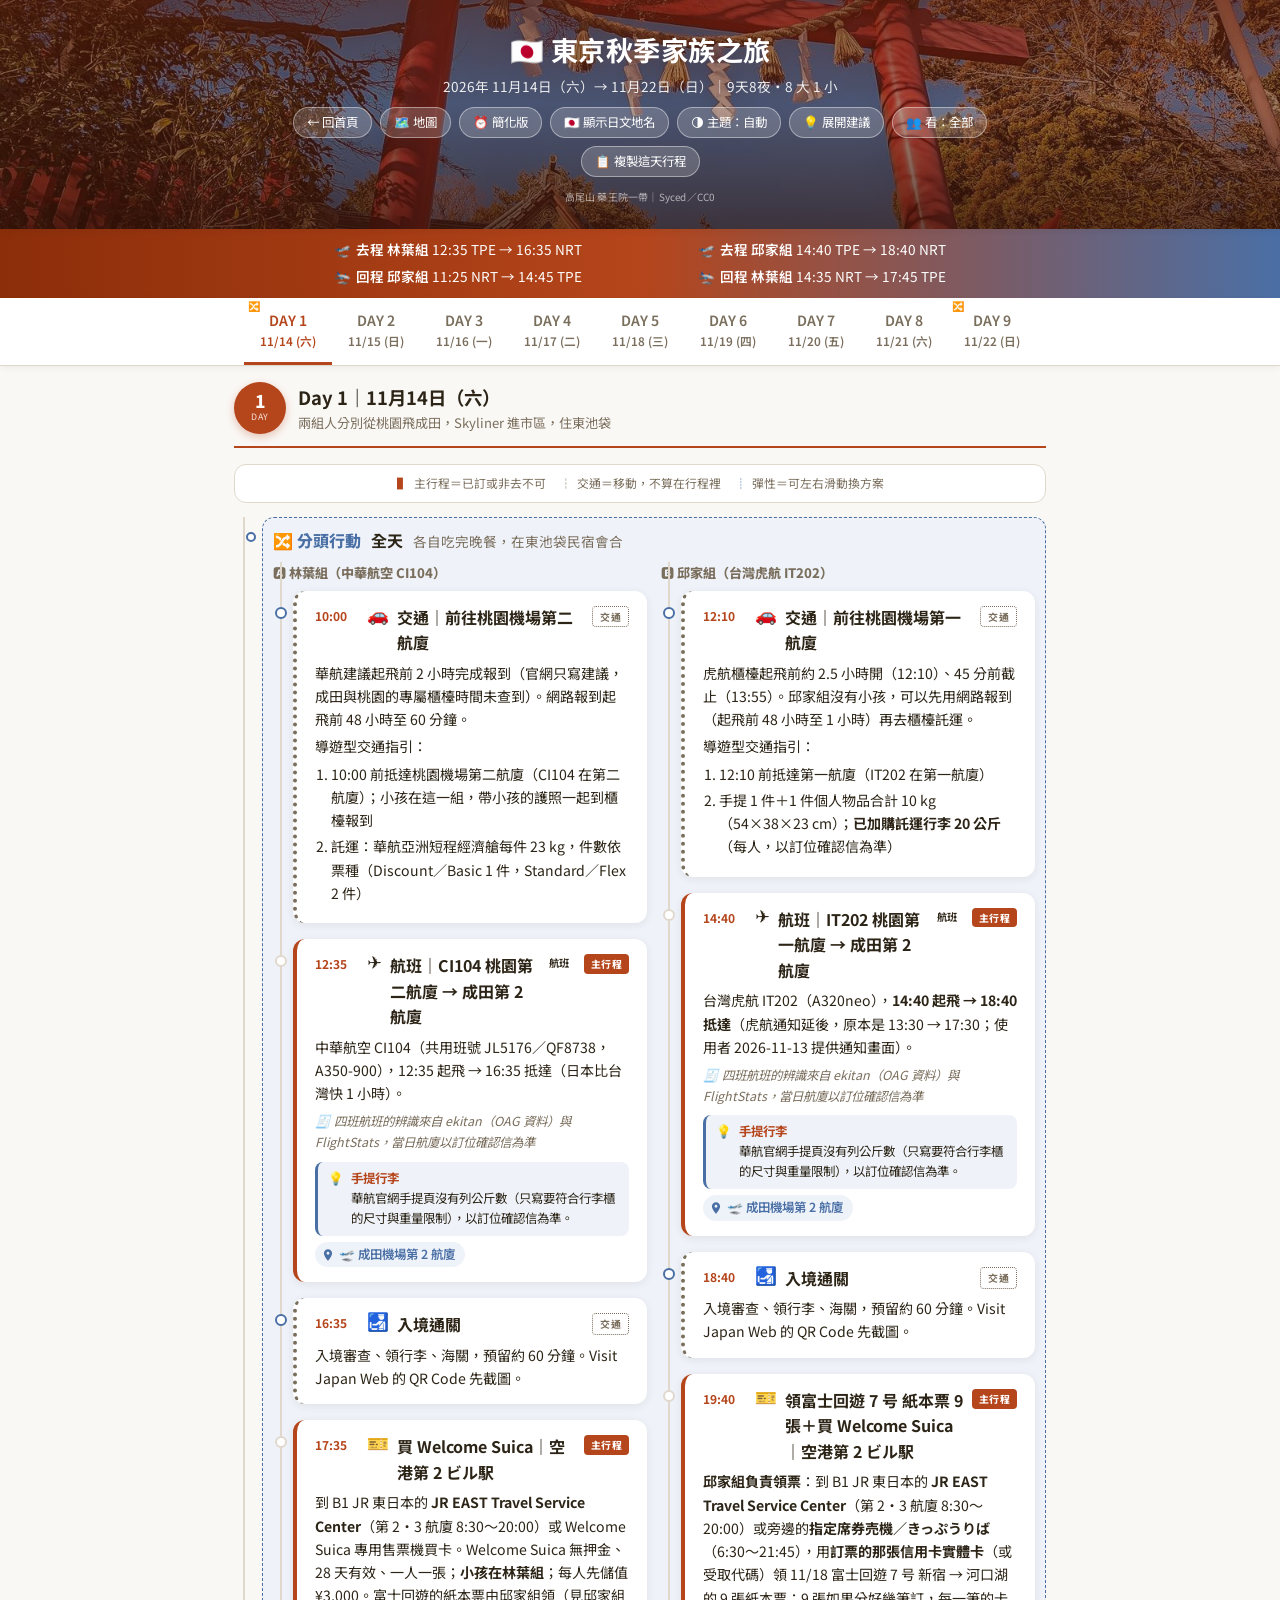
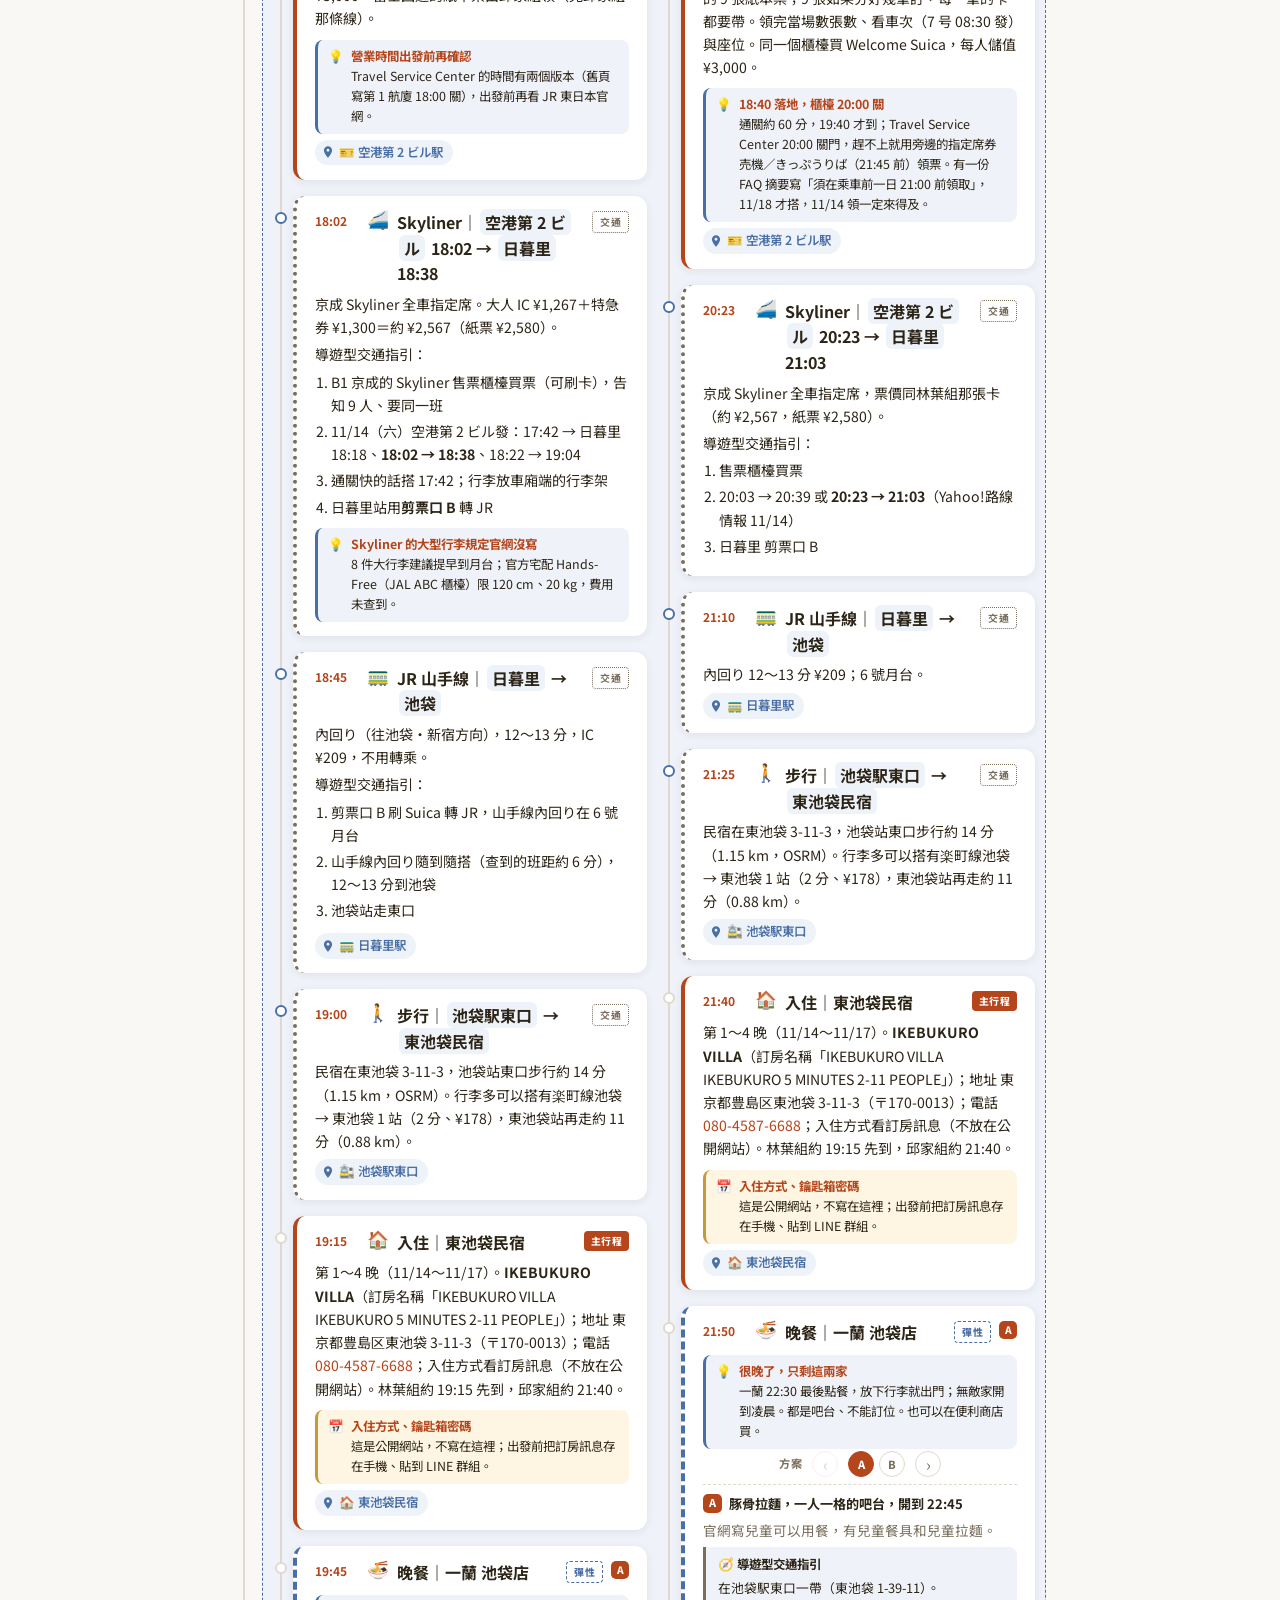
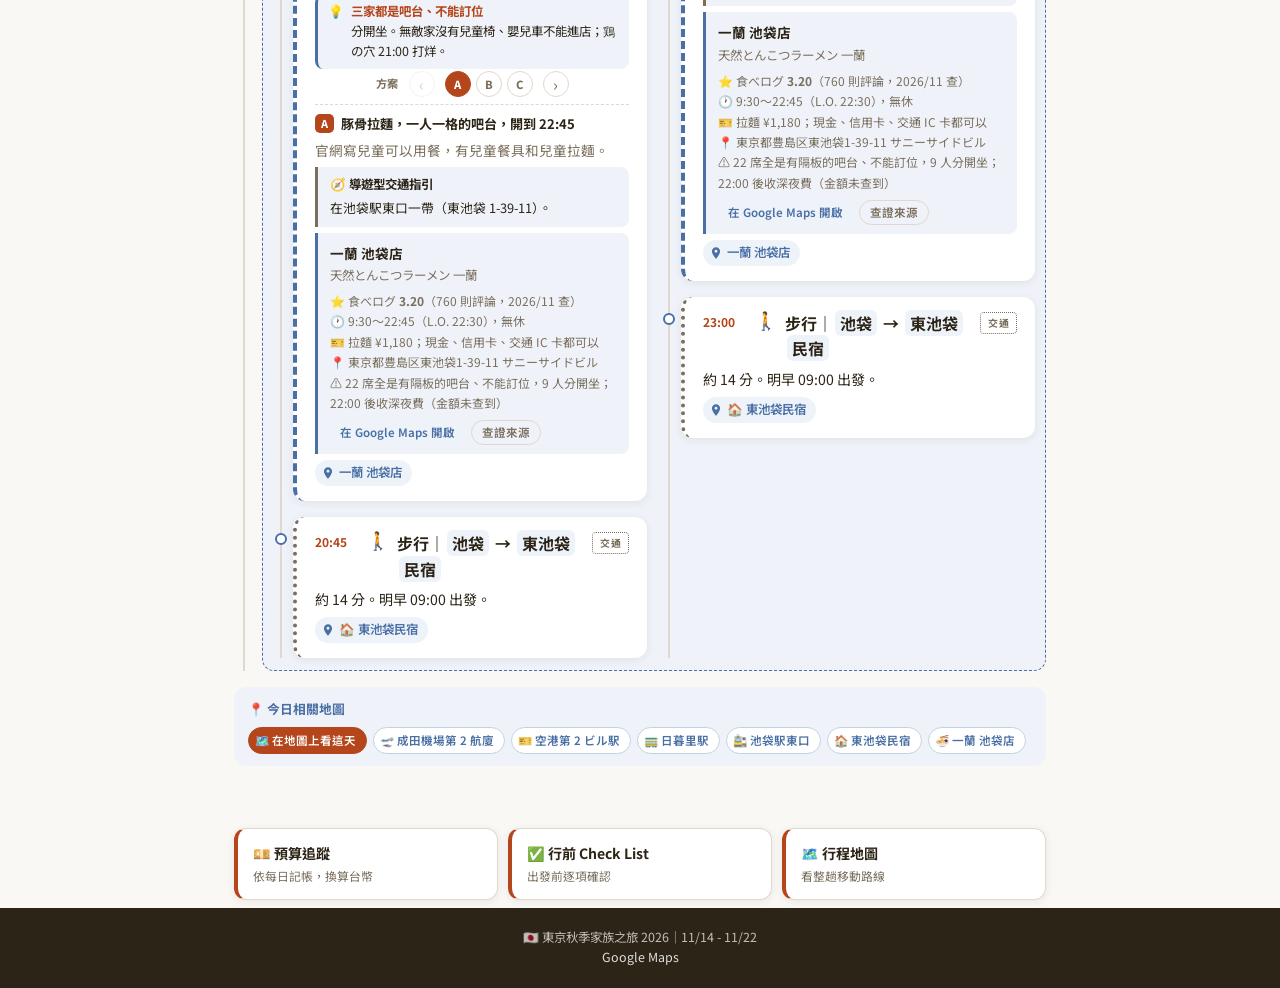
<file: docs/2026-11/final/index.html>
<!DOCTYPE html>
<html lang="zh-TW">
<head>
  <meta charset="UTF-8">
  <meta name="viewport" content="width=device-width, initial-scale=1.0">
  <title>🇯🇵 東京秋季家族之旅 2026｜11/14 - 11/22</title>
  <meta name="description" content="2026年11月14日至11月22日 東京秋季家族之旅行程表（東京、鎌倉、高尾山、富士河口湖）">
  <meta name="theme-color" content="#B5451B">
  <link rel="manifest" href="manifest.json">
  <link rel="stylesheet" href="../../assets/itinerary.css?v=20261113b">
  <!-- 字體非阻塞載入：CDN 連不上（例如在日本沒網路）時直接用系統內建中日文字型 -->
  <link rel="preconnect" href="https://fonts.googleapis.com">
  <link rel="preconnect" href="https://fonts.gstatic.com" crossorigin>
  <link href="https://fonts.googleapis.com/css2?family=Noto+Sans+TC:wght@400;500;600;700;800&display=swap"
        rel="stylesheet" media="print" onload="this.media='all'">
</head>
<body>

  <!-- ====== HEADER ====== -->
  <header class="site-header" data-hero>
    <div class="container">
      <h1>🇯🇵 東京秋季家族之旅</h1>
      <p class="trip-dates">2026年 11月14日（六）→ 11月22日（日）｜9天8夜・8 大 1 小</p>
      <div class="toolbar">
        <a class="tb-link" href="../../index.html">← 回首頁</a>
        <a class="tb-link" href="../map/index.html">🗺️ 地圖</a>
        <a class="tb-link" href="../simple/index.html">⏰ 簡化版</a>
        <button id="jaToggle" type="button" aria-pressed="false" onclick="toggleJa()">🇯🇵 顯示日文地名</button>
        <button id="themeToggle" type="button" onclick="cycleTheme()">🌗 主題</button>
        <button id="copyDayBtn" type="button" onclick="copyDay()">📋 複製這天行程</button>
      </div>
    </div>
  </header>

  <!-- ====== FLIGHT BANNER ====== -->
  <div class="flight-banner">
    <div class="flight-row">
      <div class="flight-item"><span>🛫</span><span><strong>去程 林葉組</strong> 12:35<span class="fb-ap"> TPE</span> → 16:35<span class="fb-ap"> NRT</span></span></div>
      <div class="flight-item"><span>🛫</span><span><strong>去程 邱家組</strong> 14:40<span class="fb-ap"> TPE</span> → 18:40<span class="fb-ap"> NRT</span></span></div>
    </div>
    <div class="flight-row">
      <div class="flight-item"><span>🛬</span><span><strong>回程 邱家組</strong> 11:25<span class="fb-ap"> NRT</span> → 14:45<span class="fb-ap"> TPE</span></span></div>
      <div class="flight-item"><span>🛬</span><span><strong>回程 林葉組</strong> 14:35<span class="fb-ap"> NRT</span> → 17:45<span class="fb-ap"> TPE</span></span></div>
    </div>
  </div>
    </div>
  </div>
  </div>

  <!-- ====== STICKY DAY NAV ====== -->
  <nav class="day-nav" id="dayNav" aria-label="日期切換">
    <div class="day-nav-inner" role="tablist">
      <button role="tab" aria-selected="true"  aria-controls="day-1" onclick="showDay(1)" id="nav-1" class="active">DAY 1<br><small>11/14 (六)</small></button>
      <button role="tab" aria-selected="false" aria-controls="day-2" onclick="showDay(2)" id="nav-2">DAY 2<br><small>11/15 (日)</small></button>
      <button role="tab" aria-selected="false" aria-controls="day-3" onclick="showDay(3)" id="nav-3">DAY 3<br><small>11/16 (一)</small></button>
      <button role="tab" aria-selected="false" aria-controls="day-4" onclick="showDay(4)" id="nav-4">DAY 4<br><small>11/17 (二)</small></button>
      <button role="tab" aria-selected="false" aria-controls="day-5" onclick="showDay(5)" id="nav-5">DAY 5<br><small>11/18 (三)</small></button>
      <button role="tab" aria-selected="false" aria-controls="day-6" onclick="showDay(6)" id="nav-6">DAY 6<br><small>11/19 (四)</small></button>
      <button role="tab" aria-selected="false" aria-controls="day-7" onclick="showDay(7)" id="nav-7">DAY 7<br><small>11/20 (五)</small></button>
      <button role="tab" aria-selected="false" aria-controls="day-8" onclick="showDay(8)" id="nav-8">DAY 8<br><small>11/21 (六)</small></button>
      <button role="tab" aria-selected="false" aria-controls="day-9" onclick="showDay(9)" id="nav-9">DAY 9<br><small>11/22 (日)</small></button>
    </div>
  </nav>

  <!-- ====== MAIN ====== -->
  <main>

    <!-- ====== DAY 1 ====== -->
    <section class="day-section active" id="day-1" data-date="2026-11-14">
      <div class="container">
        <div class="day-header">
          <div class="day-badge">
            <span class="day-num">1</span>
            <span class="day-label">DAY</span>
          </div>
          <div class="day-info">
            <h2>Day 1｜11月14日（六）</h2>
            <p class="date-str">兩組人分別從桃園飛成田，Skyliner 進市區，住東池袋</p>
          </div>
        </div>
        <div class="kind-legend"><span><b style="color:var(--primary)">▌</b>主行程＝已訂或非去不可</span><span><b style="color:var(--on-surface-muted)">┆</b>交通＝移動，不算在行程裡</span><span><b style="color:var(--secondary)">┊</b>彈性＝可左右滑動換方案</span></div>

        <div class="timeline">

          <div class="split">
            <div class="split-head">
              <span class="split-badge">🔀 分頭行動</span>
              <span class="split-when">全天</span>
              <span class="split-meet">各自吃完晚餐，在東池袋民宿會合</span>
            </div>
            <div class="split-tabs" role="tablist" aria-label="看誰的行程">
              <button type="button" class="split-tab" data-lane="family" role="tab">🅰 林葉組（中華航空 CI104）</button>
              <button type="button" class="split-tab" data-lane="solo" role="tab">🅱 邱家組（台灣虎航 IT202）</button>
            </div>
            <div class="split-lanes">
              <div class="lane" data-who="family">
                <div class="lane-label">🅰 林葉組（中華航空 CI104）</div>
          <div class="timeline-item is-move transport">
            <div class="tl-header">
              <span class="tl-time">10:00</span>
              <span class="tl-icon">🚗</span>
              <span class="tl-title">交通｜前往桃園機場第二航廈</span>
              <span class="tl-kind move">交通</span>
            </div>
            <div class="tl-detail">
              <p>華航建議起飛前 2 小時完成報到（官網只寫建議，成田與桃園的專屬櫃檯時間未查到）。網路報到起飛前 48 小時至 60 分鐘。</p>
              <p>導遊型交通指引：</p>
              <ol>
                <li>10:00 前抵達桃園機場第二航廈（CI104 在第二航廈）；小孩在這一組，帶小孩的護照一起到櫃檯報到</li>
                <li>託運：華航亞洲短程經濟艙每件 23 kg，件數依票種（Discount／Basic 1 件，Standard／Flex 2 件）</li>
              </ol>
            </div>
          </div>
          <div class="timeline-item is-main">
            <div class="tl-header">
              <span class="tl-time">12:35</span>
              <span class="tl-icon">✈️</span>
              <span class="tl-title">航班｜CI104 桃園第二航廈 → 成田第 2 航廈<span class="ja-name">桃園国際空港→成田国際空港</span></span><span class="tl-tag">航班</span>
              <span class="tl-kind main">主行程</span>
            </div>
            <div class="tl-detail">
              <p>中華航空 CI104（共用班號 JL5176／QF8738，A350-900），12:35 起飛 → 16:35 抵達（日本比台灣快 1 小時）。</p>
              <p class="tl-note">🧾 四班航班的辨識來自 ekitan（OAG 資料）與 FlightStats，當日航廈以訂位確認信為準</p>
            </div>
            <div class="tl-tips">
              <div class="tip info"><span class="tip-ico">💡</span><span class="tip-body"><b>手提行李</b><br>華航官網手提頁沒有列公斤數（只寫要符合行李櫃的尺寸與重量限制），以訂位確認信為準。</span></div>
            </div>
            <a class="map-link" href="https://maps.google.com/maps?q=成田国際空港+第2ターミナル" target="_blank" rel="noopener">
              <svg viewBox="0 0 24 24" fill="currentColor"><path d="M12 2C8.13 2 5 5.13 5 9c0 5.25 7 13 7 13s7-7.75 7-13c0-3.87-3.13-7-7-7zm0 9.5c-1.38 0-2.5-1.12-2.5-2.5s1.12-2.5 2.5-2.5 2.5 1.12 2.5 2.5-1.12 2.5-2.5 2.5z"/></svg>
              🛫 成田機場第 2 航廈
            </a>
          </div>
          <div class="timeline-item is-move transport">
            <div class="tl-header">
              <span class="tl-time">16:35</span>
              <span class="tl-icon">🛃</span>
              <span class="tl-title">入境通關</span>
              <span class="tl-kind move">交通</span>
            </div>
            <div class="tl-detail">
              <p>入境審查、領行李、海關，預留約 60 分鐘。Visit Japan Web 的 QR Code 先截圖。</p>
            </div>
          </div>
          <div class="timeline-item is-main">
            <div class="tl-header">
              <span class="tl-time">17:35</span>
              <span class="tl-icon">🎫</span>
              <span class="tl-title">買 Welcome Suica｜空港第 2 ビル駅</span>
              <span class="tl-kind main">主行程</span>
            </div>
            <div class="tl-detail">
              <p>到 B1 JR 東日本的 <b>JR EAST Travel Service Center</b>（第 2・3 航廈 8:30～20:00）或 Welcome Suica 專用售票機買卡。Welcome Suica 無押金、28 天有效、一人一張；<b>小孩在林葉組</b>；每人先儲值 ¥3,000。富士回遊的紙本票由邱家組領（見邱家組那條線）。</p>
            </div>
            <div class="tl-tips">
              <div class="tip info"><span class="tip-ico">💡</span><span class="tip-body"><b>營業時間出發前再確認</b><br>Travel Service Center 的時間有兩個版本（舊頁寫第 1 航廈 18:00 關），出發前再看 JR 東日本官網。</span></div>
            </div>
            <a class="map-link" href="https://maps.google.com/maps?q=空港第2ビル駅" target="_blank" rel="noopener">
              <svg viewBox="0 0 24 24" fill="currentColor"><path d="M12 2C8.13 2 5 5.13 5 9c0 5.25 7 13 7 13s7-7.75 7-13c0-3.87-3.13-7-7-7zm0 9.5c-1.38 0-2.5-1.12-2.5-2.5s1.12-2.5 2.5-2.5 2.5 1.12 2.5 2.5-1.12 2.5-2.5 2.5z"/></svg>
              🎫 空港第 2 ビル駅
            </a>
          </div>
          <div class="timeline-item is-move transport">
            <div class="tl-header">
              <span class="tl-time">18:02</span>
              <span class="tl-icon">🚄</span>
              <span class="tl-title">Skyliner｜空港第 2 ビル 18:02 → 日暮里 18:38</span>
              <span class="tl-kind move">交通</span>
            </div>
            <div class="tl-detail">
              <p>京成 Skyliner 全車指定席。大人 IC ¥1,267＋特急券 ¥1,300＝約 ¥2,567（紙票 ¥2,580）。</p>
              <p>導遊型交通指引：</p>
              <ol>
                <li>B1 京成的 Skyliner 售票櫃檯買票（可刷卡），告知 9 人、要同一班</li>
                <li>11/14（六）空港第 2 ビル發：17:42 → 日暮里 18:18、<b>18:02 → 18:38</b>、18:22 → 19:04</li>
                <li>通關快的話搭 17:42；行李放車廂端的行李架</li>
                <li>日暮里站用<b>剪票口 B</b> 轉 JR</li>
              </ol>
            </div>
            <div class="tl-tips">
              <div class="tip info"><span class="tip-ico">💡</span><span class="tip-body"><b>Skyliner 的大型行李規定官網沒寫</b><br>8 件大行李建議提早到月台；官方宅配 Hands-Free（JAL ABC 櫃檯）限 120 cm、20 kg，費用未查到。</span></div>
            </div>
          </div>
          <div class="timeline-item is-move transport">
            <div class="tl-header">
              <span class="tl-time">18:45</span>
              <span class="tl-icon">🚃</span>
              <span class="tl-title">JR 山手線｜日暮里 → 池袋</span>
              <span class="tl-kind move">交通</span>
            </div>
            <div class="tl-detail">
              <p>內回り（往池袋・新宿方向），12～13 分，IC ¥209，不用轉乘。</p>
              <p>導遊型交通指引：</p>
              <ol>
                <li>剪票口 B 刷 Suica 轉 JR，山手線內回り在 6 號月台</li>
                <li>山手線內回り隨到隨搭（查到的班距約 6 分），12～13 分到池袋</li>
                <li>池袋站走東口</li>
              </ol>
            </div>
            <a class="map-link" href="https://maps.google.com/maps?q=日暮里駅" target="_blank" rel="noopener">
              <svg viewBox="0 0 24 24" fill="currentColor"><path d="M12 2C8.13 2 5 5.13 5 9c0 5.25 7 13 7 13s7-7.75 7-13c0-3.87-3.13-7-7-7zm0 9.5c-1.38 0-2.5-1.12-2.5-2.5s1.12-2.5 2.5-2.5 2.5 1.12 2.5 2.5-1.12 2.5-2.5 2.5z"/></svg>
              🚃 日暮里駅
            </a>
          </div>
          <div class="timeline-item is-move transport">
            <div class="tl-header">
              <span class="tl-time">19:00</span>
              <span class="tl-icon">🚶</span>
              <span class="tl-title">步行｜池袋駅東口 → 東池袋民宿</span>
              <span class="tl-kind move">交通</span>
            </div>
            <div class="tl-detail">
              <p>民宿在東池袋 3-11-3，池袋站東口步行約 14 分（1.15 km，OSRM）。行李多可以搭有楽町線池袋 → 東池袋 1 站（2 分、¥178），東池袋站再走約 11 分（0.88 km）。</p>
            </div>
            <a class="map-link" href="https://maps.google.com/maps?q=池袋駅" target="_blank" rel="noopener">
              <svg viewBox="0 0 24 24" fill="currentColor"><path d="M12 2C8.13 2 5 5.13 5 9c0 5.25 7 13 7 13s7-7.75 7-13c0-3.87-3.13-7-7-7zm0 9.5c-1.38 0-2.5-1.12-2.5-2.5s1.12-2.5 2.5-2.5 2.5 1.12 2.5 2.5-1.12 2.5-2.5 2.5z"/></svg>
              🚉 池袋駅東口
            </a>
          </div>
              <div class="timeline-item is-main">
            <div class="tl-header">
              <span class="tl-time">19:15</span>
              <span class="tl-icon">🏠</span>
              <span class="tl-title">入住｜東池袋民宿</span>
              <span class="tl-kind main">主行程</span>
            </div>
            <div class="tl-detail">
              <p>第 1～4 晚（11/14～11/17）。<b>IKEBUKURO VILLA</b>（訂房名稱「IKEBUKURO VILLA IKEBUKURO 5 MINUTES 2-11 PEOPLE」）；地址 東京都豊島区東池袋 3-11-3（〒170-0013）；電話 <a href="tel:+818045876688">080-4587-6688</a>；入住方式看訂房訊息（不放在公開網站）。林葉組約 19:15 先到，邱家組約 21:40。</p>
            </div>
            <div class="tl-tips">
              <div class="tip book"><span class="tip-ico">📅</span><span class="tip-body"><b>入住方式、鑰匙箱密碼</b><br>這是公開網站，不寫在這裡；出發前把訂房訊息存在手機、貼到 LINE 群組。</span></div>
            </div>
            <a class="map-link" href="https://maps.google.com/maps?q=東京都豊島区東池袋3-11-3" target="_blank" rel="noopener">
              <svg viewBox="0 0 24 24" fill="currentColor"><path d="M12 2C8.13 2 5 5.13 5 9c0 5.25 7 13 7 13s7-7.75 7-13c0-3.87-3.13-7-7-7zm0 9.5c-1.38 0-2.5-1.12-2.5-2.5s1.12-2.5 2.5-2.5 2.5 1.12 2.5 2.5-1.12 2.5-2.5 2.5z"/></svg>
              🏠 東池袋民宿
            </a>
          </div>

          <div class="timeline-item is-flex">
            <div class="tl-header">
              <span class="tl-time">19:45</span>
              <span class="tl-icon">🍜</span>
              <span class="tl-title">晚餐｜一蘭 池袋店</span>
              <span class="tl-kind flex">彈性</span><span class="tl-plan" aria-hidden="true">A</span>
            </div>
            <div class="tl-tips">
              <div class="tip info"><span class="tip-ico">💡</span><span class="tip-body"><b>三家都是吧台、不能訂位</b><br>分開坐。無敵家沒有兒童椅、嬰兒車不能進店；鶏の穴 21:00 打烊。</span></div>
            </div>
            <div class="plans" data-plans>
              <div class="plans-nav"><span class="plans-hint">方案</span><button type="button" class="plan-arrow" data-dir="-1" aria-label="上一個方案">‹</button><div class="plan-dots"><button type="button" class="plan-dot active" data-i="0" aria-label="方案 A">A</button><button type="button" class="plan-dot" data-i="1" aria-label="方案 B">B</button><button type="button" class="plan-dot" data-i="2" aria-label="方案 C">C</button></div><button type="button" class="plan-arrow" data-dir="1" aria-label="下一個方案">›</button></div>
              <div class="plans-viewport">
                <div class="plans-track">
                  <div class="plan is-active" data-i="0" data-icon="🍜" role="tabpanel" aria-label="方案 A"><span class="plan-title" hidden>晚餐｜一蘭 池袋店</span><div class="plan-head"><span class="plan-tag">A</span>豚骨拉麵，一人一格的吧台，開到 22:45</div><div class="plan-body"><p>官網寫兒童可以用餐，有兒童餐具和兒童拉麵。</p><div class="plan-route"><div class="plan-route-title">🧭 導遊型交通指引</div><p class="plan-route-step">在池袋駅東口一帶（東池袋 1-39-11）。</p></div><div class="plan-ref"><div class="pr-name">一蘭 池袋店</div><div class="pr-feat">天然とんこつラーメン 一蘭</div><div class="pr-facts">⭐ 食べログ <b>3.20</b>（760 則評論，2026/11 查）<br>🕐 9:30～22:45（L.O. 22:30），無休<br>🎫 拉麵 ¥1,180；現金、信用卡、交通 IC 卡都可以<br>📍 東京都豊島区東池袋1-39-11 サニーサイドビル<br>⚠️ 22 席全是有隔板的吧台、不能訂位，9 人分開坐；22:00 後收深夜費（金額未查到）</div><div class="pr-links"><a class="pr-map" href="https://maps.google.com/maps?q=一蘭+池袋店" target="_blank" rel="noopener">在 Google Maps 開啟</a><a class="pr-src" href="https://tabelog.com/en/tokyo/A1305/A130501/13019994/" target="_blank" rel="noopener">查證來源</a></div></div></div></div>
                  <div class="plan" data-i="1" data-icon="🍜" role="tabpanel" aria-label="方案 B"><span class="plan-title" hidden>晚餐｜麺創房 無敵家</span><div class="plan-head"><span class="plan-tag">B</span>濃厚豚骨拉麵名店，開到凌晨，要排隊</div><div class="plan-body"><p>營業到很晚，但官網寫沒有兒童椅、嬰兒車不能進店。</p><div class="plan-route"><div class="plan-route-title">🧭 導遊型交通指引</div><p class="plan-route-step">在池袋駅東口一帶（南池袋 1-17-1）。</p></div><div class="plan-ref"><div class="pr-name">麺創房 無敵家</div><div class="pr-feat">麺創房 無敵家</div><div class="pr-facts">⭐ 食べログ <b>3.60</b>（2,085 則評論，2026/11 查）<br>🕐 10:30～翌 4:00（官網；食べログ寫 3:30），12/31～1/3 休<br>🎫 約 ¥1,000；<b>只收現金</b><br>📍 東京都豊島区南池袋1-17-1 崎本ビル 1F<br>⚠️ 吧台 17 席、不能訂位；官網寫排隊約 45～60 分；<b>沒有兒童椅、嬰兒車不能進店</b></div><div class="pr-links"><a class="pr-map" href="https://maps.google.com/maps?q=麺創房+無敵家" target="_blank" rel="noopener">在 Google Maps 開啟</a><a class="pr-src" href="https://tabelog.com/en/tokyo/A1305/A130501/13003927/" target="_blank" rel="noopener">查證來源</a></div></div></div></div>
                  <div class="plan" data-i="2" data-icon="🍜" role="tabpanel" aria-label="方案 C"><span class="plan-title" hidden>晚餐｜鶏の穴</span><div class="plan-head"><span class="plan-tag">C</span>雞白湯拉麵，21:00 就打烊</div><div class="plan-body"><p>雞白湯拉麵。週三公休，晚上只到 21:00。</p><div class="plan-route"><div class="plan-route-title">🧭 導遊型交通指引</div><p class="plan-route-step">在池袋駅東口一帶（東池袋 1-39-20）。</p></div><div class="plan-ref"><div class="pr-name">鶏の穴</div><div class="pr-feat">鶏の穴</div><div class="pr-facts">⭐ 食べログ <b>3.62</b>（1,936 則評論，2026/11 查）<br>🕐 週一二四五六 11:00～15:00、17:00～21:00；週日 11:00～16:00；<b>週三休</b><br>🎫 約 ¥1,000；只收現金<br>📍 東京都豊島区東池袋1-39-20 慶太ビル 1F<br>⚠️ 吧台 16 席、不能訂位，9 人分開坐</div><div class="pr-links"><a class="pr-map" href="https://maps.google.com/maps?q=鶏の穴" target="_blank" rel="noopener">在 Google Maps 開啟</a><a class="pr-src" href="https://tabelog.com/en/tokyo/A1305/A130501/13050789/" target="_blank" rel="noopener">查證來源</a></div></div></div></div>
                </div>
              </div>
            </div>
            <a class="map-link" href="https://maps.google.com/maps?q=一蘭+池袋店" target="_blank" rel="noopener">
              <svg viewBox="0 0 24 24" fill="currentColor"><path d="M12 2C8.13 2 5 5.13 5 9c0 5.25 7 13 7 13s7-7.75 7-13c0-3.87-3.13-7-7-7zm0 9.5c-1.38 0-2.5-1.12-2.5-2.5s1.12-2.5 2.5-2.5 2.5 1.12 2.5 2.5-1.12 2.5-2.5 2.5z"/></svg>
              一蘭 池袋店
            </a>
          </div>

          <div class="timeline-item is-move transport">
            <div class="tl-header">
              <span class="tl-time">20:45</span>
              <span class="tl-icon">🚶</span>
              <span class="tl-title">步行｜池袋 → 東池袋民宿</span>
              <span class="tl-kind move">交通</span>
            </div>
            <div class="tl-detail">
              <p>約 14 分。明早 09:00 出發。</p>
            </div>
            <a class="map-link" href="https://maps.google.com/maps?q=東京都豊島区東池袋3-11-3" target="_blank" rel="noopener">
              <svg viewBox="0 0 24 24" fill="currentColor"><path d="M12 2C8.13 2 5 5.13 5 9c0 5.25 7 13 7 13s7-7.75 7-13c0-3.87-3.13-7-7-7zm0 9.5c-1.38 0-2.5-1.12-2.5-2.5s1.12-2.5 2.5-2.5 2.5 1.12 2.5 2.5-1.12 2.5-2.5 2.5z"/></svg>
              🏠 東池袋民宿
            </a>
          </div>
              </div><!-- /lane -->
              <div class="lane" data-who="solo">
                <div class="lane-label">🅱 邱家組（台灣虎航 IT202）</div>
          <div class="timeline-item is-move transport">
            <div class="tl-header">
              <span class="tl-time">12:10</span>
              <span class="tl-icon">🚗</span>
              <span class="tl-title">交通｜前往桃園機場第一航廈</span>
              <span class="tl-kind move">交通</span>
            </div>
            <div class="tl-detail">
              <p>虎航櫃檯起飛前約 2.5 小時開（12:10）、45 分前截止（13:55）。邱家組沒有小孩，可以先用網路報到（起飛前 48 小時至 1 小時）再去櫃檯託運。</p>
              <p>導遊型交通指引：</p>
              <ol>
                <li>12:10 前抵達第一航廈（IT202 在第一航廈）</li>
                <li>手提 1 件＋1 件個人物品合計 10 kg（54×38×23 cm）；<b>已加購託運行李 20 公斤</b>（每人，以訂位確認信為準）</li>
              </ol>
            </div>
          </div>
          <div class="timeline-item is-main">
            <div class="tl-header">
              <span class="tl-time">14:40</span>
              <span class="tl-icon">✈️</span>
              <span class="tl-title">航班｜IT202 桃園第一航廈 → 成田第 2 航廈<span class="ja-name">桃園国際空港→成田国際空港</span></span><span class="tl-tag">航班</span>
              <span class="tl-kind main">主行程</span>
            </div>
            <div class="tl-detail">
              <p>台灣虎航 IT202（A320neo），<b>14:40 起飛 → 18:40 抵達</b>（虎航通知延後，原本是 13:30 → 17:30；使用者 2026-11-13 提供通知畫面）。</p>
              <p class="tl-note">🧾 四班航班的辨識來自 ekitan（OAG 資料）與 FlightStats，當日航廈以訂位確認信為準</p>
            </div>
            <div class="tl-tips">
              <div class="tip info"><span class="tip-ico">💡</span><span class="tip-body"><b>手提行李</b><br>華航官網手提頁沒有列公斤數（只寫要符合行李櫃的尺寸與重量限制），以訂位確認信為準。</span></div>
            </div>
            <a class="map-link" href="https://maps.google.com/maps?q=成田国際空港+第2ターミナル" target="_blank" rel="noopener">
              <svg viewBox="0 0 24 24" fill="currentColor"><path d="M12 2C8.13 2 5 5.13 5 9c0 5.25 7 13 7 13s7-7.75 7-13c0-3.87-3.13-7-7-7zm0 9.5c-1.38 0-2.5-1.12-2.5-2.5s1.12-2.5 2.5-2.5 2.5 1.12 2.5 2.5-1.12 2.5-2.5 2.5z"/></svg>
              🛫 成田機場第 2 航廈
            </a>
          </div>
          <div class="timeline-item is-move transport">
            <div class="tl-header">
              <span class="tl-time">18:40</span>
              <span class="tl-icon">🛃</span>
              <span class="tl-title">入境通關</span>
              <span class="tl-kind move">交通</span>
            </div>
            <div class="tl-detail">
              <p>入境審查、領行李、海關，預留約 60 分鐘。Visit Japan Web 的 QR Code 先截圖。</p>
            </div>
          </div>
          <div class="timeline-item is-main">
            <div class="tl-header">
              <span class="tl-time">19:40</span>
              <span class="tl-icon">🎫</span>
              <span class="tl-title">領富士回遊 7 号 紙本票 9 張＋買 Welcome Suica｜空港第 2 ビル駅</span>
              <span class="tl-kind main">主行程</span>
            </div>
            <div class="tl-detail">
              <p><b>邱家組負責領票</b>：到 B1 JR 東日本的 <b>JR EAST Travel Service Center</b>（第 2・3 航廈 8:30～20:00）或旁邊的<b>指定席券売機／きっぷうりば</b>（6:30～21:45），用<b>訂票的那張信用卡實體卡</b>（或受取代碼）領 11/18 富士回遊 7 号 新宿 → 河口湖的 9 張紙本票；9 張如果分好幾筆訂，每一筆的卡都要帶。領完當場數張數、看車次（7 号 08:30 發）與座位。同一個櫃檯買 Welcome Suica，每人儲值 ¥3,000。</p>
            </div>
            <div class="tl-tips">
              <div class="tip info"><span class="tip-ico">💡</span><span class="tip-body"><b>18:40 落地，櫃檯 20:00 關</b><br>通關約 60 分，19:40 才到；Travel Service Center 20:00 關門，趕不上就用旁邊的指定席券売機／きっぷうりば（21:45 前）領票。有一份 FAQ 摘要寫「須在乘車前一日 21:00 前領取」，11/18 才搭，11/14 領一定來得及。</span></div>
            </div>
            <a class="map-link" href="https://maps.google.com/maps?q=空港第2ビル駅" target="_blank" rel="noopener">
              <svg viewBox="0 0 24 24" fill="currentColor"><path d="M12 2C8.13 2 5 5.13 5 9c0 5.25 7 13 7 13s7-7.75 7-13c0-3.87-3.13-7-7-7zm0 9.5c-1.38 0-2.5-1.12-2.5-2.5s1.12-2.5 2.5-2.5 2.5 1.12 2.5 2.5-1.12 2.5-2.5 2.5z"/></svg>
              🎫 空港第 2 ビル駅
            </a>
          </div>
          <div class="timeline-item is-move transport">
            <div class="tl-header">
              <span class="tl-time">20:23</span>
              <span class="tl-icon">🚄</span>
              <span class="tl-title">Skyliner｜空港第 2 ビル 20:23 → 日暮里 21:03</span>
              <span class="tl-kind move">交通</span>
            </div>
            <div class="tl-detail">
              <p>京成 Skyliner 全車指定席，票價同林葉組那張卡（約 ¥2,567，紙票 ¥2,580）。</p>
              <p>導遊型交通指引：</p>
              <ol>
                <li>售票櫃檯買票</li>
                <li>20:03 → 20:39 或 <b>20:23 → 21:03</b>（Yahoo!路線情報 11/14）</li>
                <li>日暮里 剪票口 B</li>
              </ol>
            </div>
          </div>
          <div class="timeline-item is-move transport">
            <div class="tl-header">
              <span class="tl-time">21:10</span>
              <span class="tl-icon">🚃</span>
              <span class="tl-title">JR 山手線｜日暮里 → 池袋</span>
              <span class="tl-kind move">交通</span>
            </div>
            <div class="tl-detail">
              <p>內回り 12～13 分 ¥209；6 號月台。</p>
            </div>
            <a class="map-link" href="https://maps.google.com/maps?q=日暮里駅" target="_blank" rel="noopener">
              <svg viewBox="0 0 24 24" fill="currentColor"><path d="M12 2C8.13 2 5 5.13 5 9c0 5.25 7 13 7 13s7-7.75 7-13c0-3.87-3.13-7-7-7zm0 9.5c-1.38 0-2.5-1.12-2.5-2.5s1.12-2.5 2.5-2.5 2.5 1.12 2.5 2.5-1.12 2.5-2.5 2.5z"/></svg>
              🚃 日暮里駅
            </a>
          </div>
          <div class="timeline-item is-move transport">
            <div class="tl-header">
              <span class="tl-time">21:25</span>
              <span class="tl-icon">🚶</span>
              <span class="tl-title">步行｜池袋駅東口 → 東池袋民宿</span>
              <span class="tl-kind move">交通</span>
            </div>
            <div class="tl-detail">
              <p>民宿在東池袋 3-11-3，池袋站東口步行約 14 分（1.15 km，OSRM）。行李多可以搭有楽町線池袋 → 東池袋 1 站（2 分、¥178），東池袋站再走約 11 分（0.88 km）。</p>
            </div>
            <a class="map-link" href="https://maps.google.com/maps?q=池袋駅" target="_blank" rel="noopener">
              <svg viewBox="0 0 24 24" fill="currentColor"><path d="M12 2C8.13 2 5 5.13 5 9c0 5.25 7 13 7 13s7-7.75 7-13c0-3.87-3.13-7-7-7zm0 9.5c-1.38 0-2.5-1.12-2.5-2.5s1.12-2.5 2.5-2.5 2.5 1.12 2.5 2.5-1.12 2.5-2.5 2.5z"/></svg>
              🚉 池袋駅東口
            </a>
          </div>
              <div class="timeline-item is-main">
            <div class="tl-header">
              <span class="tl-time">21:40</span>
              <span class="tl-icon">🏠</span>
              <span class="tl-title">入住｜東池袋民宿</span>
              <span class="tl-kind main">主行程</span>
            </div>
            <div class="tl-detail">
              <p>第 1～4 晚（11/14～11/17）。<b>IKEBUKURO VILLA</b>（訂房名稱「IKEBUKURO VILLA IKEBUKURO 5 MINUTES 2-11 PEOPLE」）；地址 東京都豊島区東池袋 3-11-3（〒170-0013）；電話 <a href="tel:+818045876688">080-4587-6688</a>；入住方式看訂房訊息（不放在公開網站）。林葉組約 19:15 先到，邱家組約 21:40。</p>
            </div>
            <div class="tl-tips">
              <div class="tip book"><span class="tip-ico">📅</span><span class="tip-body"><b>入住方式、鑰匙箱密碼</b><br>這是公開網站，不寫在這裡；出發前把訂房訊息存在手機、貼到 LINE 群組。</span></div>
            </div>
            <a class="map-link" href="https://maps.google.com/maps?q=東京都豊島区東池袋3-11-3" target="_blank" rel="noopener">
              <svg viewBox="0 0 24 24" fill="currentColor"><path d="M12 2C8.13 2 5 5.13 5 9c0 5.25 7 13 7 13s7-7.75 7-13c0-3.87-3.13-7-7-7zm0 9.5c-1.38 0-2.5-1.12-2.5-2.5s1.12-2.5 2.5-2.5 2.5 1.12 2.5 2.5-1.12 2.5-2.5 2.5z"/></svg>
              🏠 東池袋民宿
            </a>
          </div>

          <div class="timeline-item is-flex">
            <div class="tl-header">
              <span class="tl-time">21:50</span>
              <span class="tl-icon">🍜</span>
              <span class="tl-title">晚餐｜一蘭 池袋店</span>
              <span class="tl-kind flex">彈性</span><span class="tl-plan" aria-hidden="true">A</span>
            </div>
            <div class="tl-tips">
              <div class="tip info"><span class="tip-ico">💡</span><span class="tip-body"><b>很晚了，只剩這兩家</b><br>一蘭 22:30 最後點餐，放下行李就出門；無敵家開到凌晨。都是吧台、不能訂位。也可以在便利商店買。</span></div>
            </div>
            <div class="plans" data-plans>
              <div class="plans-nav"><span class="plans-hint">方案</span><button type="button" class="plan-arrow" data-dir="-1" aria-label="上一個方案">‹</button><div class="plan-dots"><button type="button" class="plan-dot active" data-i="0" aria-label="方案 A">A</button><button type="button" class="plan-dot" data-i="1" aria-label="方案 B">B</button></div><button type="button" class="plan-arrow" data-dir="1" aria-label="下一個方案">›</button></div>
              <div class="plans-viewport">
                <div class="plans-track">
                  <div class="plan is-active" data-i="0" data-icon="🍜" role="tabpanel" aria-label="方案 A"><span class="plan-title" hidden>晚餐｜一蘭 池袋店</span><div class="plan-head"><span class="plan-tag">A</span>豚骨拉麵，一人一格的吧台，開到 22:45</div><div class="plan-body"><p>官網寫兒童可以用餐，有兒童餐具和兒童拉麵。</p><div class="plan-route"><div class="plan-route-title">🧭 導遊型交通指引</div><p class="plan-route-step">在池袋駅東口一帶（東池袋 1-39-11）。</p></div><div class="plan-ref"><div class="pr-name">一蘭 池袋店</div><div class="pr-feat">天然とんこつラーメン 一蘭</div><div class="pr-facts">⭐ 食べログ <b>3.20</b>（760 則評論，2026/11 查）<br>🕐 9:30～22:45（L.O. 22:30），無休<br>🎫 拉麵 ¥1,180；現金、信用卡、交通 IC 卡都可以<br>📍 東京都豊島区東池袋1-39-11 サニーサイドビル<br>⚠️ 22 席全是有隔板的吧台、不能訂位，9 人分開坐；22:00 後收深夜費（金額未查到）</div><div class="pr-links"><a class="pr-map" href="https://maps.google.com/maps?q=一蘭+池袋店" target="_blank" rel="noopener">在 Google Maps 開啟</a><a class="pr-src" href="https://tabelog.com/en/tokyo/A1305/A130501/13019994/" target="_blank" rel="noopener">查證來源</a></div></div></div></div>
                  <div class="plan" data-i="1" data-icon="🍜" role="tabpanel" aria-label="方案 B"><span class="plan-title" hidden>晚餐｜麺創房 無敵家</span><div class="plan-head"><span class="plan-tag">B</span>濃厚豚骨拉麵名店，開到凌晨，要排隊</div><div class="plan-body"><p>營業到很晚，但官網寫沒有兒童椅、嬰兒車不能進店。</p><div class="plan-route"><div class="plan-route-title">🧭 導遊型交通指引</div><p class="plan-route-step">在池袋駅東口一帶（南池袋 1-17-1）。</p></div><div class="plan-ref"><div class="pr-name">麺創房 無敵家</div><div class="pr-feat">麺創房 無敵家</div><div class="pr-facts">⭐ 食べログ <b>3.60</b>（2,085 則評論，2026/11 查）<br>🕐 10:30～翌 4:00（官網；食べログ寫 3:30），12/31～1/3 休<br>🎫 約 ¥1,000；<b>只收現金</b><br>📍 東京都豊島区南池袋1-17-1 崎本ビル 1F<br>⚠️ 吧台 17 席、不能訂位；官網寫排隊約 45～60 分；<b>沒有兒童椅、嬰兒車不能進店</b></div><div class="pr-links"><a class="pr-map" href="https://maps.google.com/maps?q=麺創房+無敵家" target="_blank" rel="noopener">在 Google Maps 開啟</a><a class="pr-src" href="https://tabelog.com/en/tokyo/A1305/A130501/13003927/" target="_blank" rel="noopener">查證來源</a></div></div></div></div>
                </div>
              </div>
            </div>
            <a class="map-link" href="https://maps.google.com/maps?q=一蘭+池袋店" target="_blank" rel="noopener">
              <svg viewBox="0 0 24 24" fill="currentColor"><path d="M12 2C8.13 2 5 5.13 5 9c0 5.25 7 13 7 13s7-7.75 7-13c0-3.87-3.13-7-7-7zm0 9.5c-1.38 0-2.5-1.12-2.5-2.5s1.12-2.5 2.5-2.5 2.5 1.12 2.5 2.5-1.12 2.5-2.5 2.5z"/></svg>
              一蘭 池袋店
            </a>
          </div>

          <div class="timeline-item is-move transport">
            <div class="tl-header">
              <span class="tl-time">23:00</span>
              <span class="tl-icon">🚶</span>
              <span class="tl-title">步行｜池袋 → 東池袋民宿</span>
              <span class="tl-kind move">交通</span>
            </div>
            <div class="tl-detail">
              <p>約 14 分。明早 09:00 出發。</p>
            </div>
            <a class="map-link" href="https://maps.google.com/maps?q=東京都豊島区東池袋3-11-3" target="_blank" rel="noopener">
              <svg viewBox="0 0 24 24" fill="currentColor"><path d="M12 2C8.13 2 5 5.13 5 9c0 5.25 7 13 7 13s7-7.75 7-13c0-3.87-3.13-7-7-7zm0 9.5c-1.38 0-2.5-1.12-2.5-2.5s1.12-2.5 2.5-2.5 2.5 1.12 2.5 2.5-1.12 2.5-2.5 2.5z"/></svg>
              🏠 東池袋民宿
            </a>
          </div>
              </div><!-- /lane -->
            </div>
          </div>
          
          
          

        </div>

        <div class="day-maps">
          <h4>📍 今日相關地圖</h4>
          <div class="map-list">
            <a class="map-chip map-chip-primary" href="../map/index.html?day=1">🗺️ 在地圖上看這天</a>
            <a class="map-chip" href="https://maps.google.com/maps?q=成田国際空港+第2ターミナル" target="_blank" rel="noopener">🛫 成田機場第 2 航廈</a>
            <a class="map-chip" href="https://maps.google.com/maps?q=空港第2ビル駅" target="_blank" rel="noopener">🎫 空港第 2 ビル駅</a>
            <a class="map-chip" href="https://maps.google.com/maps?q=日暮里駅" target="_blank" rel="noopener">🚃 日暮里駅</a>
            <a class="map-chip" href="https://maps.google.com/maps?q=池袋駅" target="_blank" rel="noopener">🚉 池袋駅東口</a>
            <a class="map-chip" href="https://maps.google.com/maps?q=東京都豊島区東池袋3-11-3" target="_blank" rel="noopener">🏠 東池袋民宿</a>
            <a class="map-chip" href="https://maps.google.com/maps?q=一蘭+池袋店" target="_blank" rel="noopener">🍜 一蘭 池袋店</a>
          </div>
        </div>
      </div>
    </section>

    <!-- ====== DAY 2 ====== -->
    <section class="day-section" id="day-2" data-date="2026-11-15">
      <div class="container">
        <div class="day-header">
          <div class="day-badge">
            <span class="day-num">2</span>
            <span class="day-label">DAY</span>
          </div>
          <div class="day-info">
            <h2>Day 2｜11月15日（日）</h2>
            <p class="date-str">09:00 出發：豪徳寺招福貓 → 明治神宮 → 新宿御苑，19:00 牛たんの檸檬。不分組</p>
          </div>
        </div>
        <div class="kind-legend"><span><b style="color:var(--primary)">▌</b>主行程＝已訂或非去不可</span><span><b style="color:var(--on-surface-muted)">┆</b>交通＝移動，不算在行程裡</span><span><b style="color:var(--secondary)">┊</b>彈性＝可左右滑動換方案</span></div>

        <div class="timeline">

          <div class="timeline-item is-move transport">
            <div class="tl-header">
              <span class="tl-time">09:00</span>
              <span class="tl-icon">🚃</span>
              <span class="tl-title">交通｜民宿 → 池袋 → 山手線 → 新宿 → 小田急線 → 豪徳寺駅</span>
              <span class="tl-kind move">交通</span>
            </div>
            <div class="tl-detail">
              <p>合計約 1 小時，IC ¥398（199＋199），只換一次車，全程隨到隨搭。</p>
              <p>導遊型交通指引：</p>
              <ol>
                <li>09:00 出發，步行約 14 分到池袋站</li>
                <li>JR 山手線 內回り（新宿・渋谷方面）或埼京線，約 6～9 分到新宿（¥199）</li>
                <li>新宿站換小田急線（月台在 JR 南口側，看「小田急線」指標），搭往本厚木・小田原方向、<b>有停豪徳寺的各停</b>（急行不停豪徳寺，看月台看板的停靠站），約 15 分到豪徳寺駅（¥199）</li>
                <li>豪徳寺駅出站步行約 15 分到豪徳寺（官網），路平</li>
              </ol>
            </div>
            <div class="tl-tips">
              <div class="tip near"><span class="tip-ico">💡</span><span class="tip-body"><b>看體力：多轉一次世田谷線可以少走路</b><br>豪徳寺駅出站走 2 分到東急世田谷線 山下駅，搭 1 站到宮の坂（¥160），下車走幾分鐘就到寺（官網寫約 5 分）。不想轉車就從豪徳寺駅直接走 15 分。</span></div>
            </div>
            <a class="map-link" href="https://maps.google.com/maps?q=池袋駅" target="_blank" rel="noopener">
              <svg viewBox="0 0 24 24" fill="currentColor"><path d="M12 2C8.13 2 5 5.13 5 9c0 5.25 7 13 7 13s7-7.75 7-13c0-3.87-3.13-7-7-7zm0 9.5c-1.38 0-2.5-1.12-2.5-2.5s1.12-2.5 2.5-2.5 2.5 1.12 2.5 2.5-1.12 2.5-2.5 2.5z"/></svg>
              🚉 池袋駅
            </a>
          </div>
          <div class="timeline-item is-main">
            <div class="tl-header">
              <span class="tl-time">10:05</span>
              <span class="tl-icon">🐱</span>
              <span class="tl-title">豪徳寺｜招福猫児<span class="ja-name">豪徳寺</span></span>
              <span class="tl-kind main">主行程</span>
            </div>
            <div class="tl-detail">
              <p>拝観 6:00～17:00；寺務所受付 8:00～15:00（官網）。官網沒寫拝観料，第三方稱免費。招福猫児在<b>招福殿</b>旁的奉納所，整片白貓。10:05～10:55。</p>
            </div>
            <div class="tl-tips">
              <div class="tip info"><span class="tip-ico">💡</span><span class="tip-body"><b>招福猫児怎麼買</b><br>第三方資料：在寺務所取得，依大小約 ¥300～5,000，奉納或帶回都可；官網未載價格。禁止在貓上塗鴉（2024-03-21 公告）。</span></div>
              <div class="tip near"><span class="tip-ico">🔎</span><span class="tip-body"><b>週日中午前後較擠</b><br>第三方說法；10:05 到還算早。</span></div>
            </div>
            <a class="map-link" href="https://maps.google.com/maps?q=豪徳寺" target="_blank" rel="noopener">
              <svg viewBox="0 0 24 24" fill="currentColor"><path d="M12 2C8.13 2 5 5.13 5 9c0 5.25 7 13 7 13s7-7.75 7-13c0-3.87-3.13-7-7-7zm0 9.5c-1.38 0-2.5-1.12-2.5-2.5s1.12-2.5 2.5-2.5 2.5 1.12 2.5 2.5-1.12 2.5-2.5 2.5z"/></svg>
              🐱 豪徳寺
            </a>
          </div>
          <div class="timeline-item is-move transport">
            <div class="tl-header">
              <span class="tl-time">11:00</span>
              <span class="tl-icon">🚃</span>
              <span class="tl-title">交通｜豪徳寺 → 豪徳寺駅 → 小田急線 → 参宮橋（明治神宮 参宮橋口）</span>
              <span class="tl-kind move">交通</span>
            </div>
            <div class="tl-detail">
              <p>約 35 分，IC ¥167，小田急線一班直達、不用轉乘。</p>
              <p>導遊型交通指引：</p>
              <ol>
                <li>步行約 15 分回小田急 豪徳寺駅</li>
                <li>搭往新宿方向的各停（約每 10 分一班），7 站約 12 分到<b>参宮橋</b>（¥167）；急行不停参宮橋</li>
                <li>出站步行約 3 分到明治神宮<b>参宮橋口</b>（西側入口），進去到本殿約 10 分（官網：三個入口到本殿都約 10 分）</li>
              </ol>
            </div>
            <div class="tl-tips">
              <div class="tip near"><span class="tip-ico">📍</span><span class="tip-body"><b>為什麼不從原宿口進</b><br>参宮橋口進、原宿口出，整個神宮穿過去一次就到副都心線的明治神宮前駅，不用再轉千代田線。</span></div>
            </div>
            <a class="map-link" href="https://maps.google.com/maps?q=豪徳寺駅" target="_blank" rel="noopener">
              <svg viewBox="0 0 24 24" fill="currentColor"><path d="M12 2C8.13 2 5 5.13 5 9c0 5.25 7 13 7 13s7-7.75 7-13c0-3.87-3.13-7-7-7zm0 9.5c-1.38 0-2.5-1.12-2.5-2.5s1.12-2.5 2.5-2.5 2.5 1.12 2.5 2.5-1.12 2.5-2.5 2.5z"/></svg>
              🚉 豪徳寺駅
            </a>
          </div>
          <div class="timeline-item is-main">
            <div class="tl-header">
              <span class="tl-time">11:40</span>
              <span class="tl-icon">⛩️</span>
              <span class="tl-title">明治神宮</span>
              <span class="tl-kind main">主行程</span>
            </div>
            <div class="tl-detail">
              <p>11 月開門 6:10、<b>閉門 16:10</b>（官網）；參拜免費（官網未載費用）。從参宮橋口進、原宿口出，入口到本殿各約 10 分，碎石參道，長輩慢慢走。11/15 是<b>七五三</b>又逢週日，人潮高、神樂殿祈禱集中上午（第三方），11:40 到人會多。</p>
              <ul class="spot-route">
                <li><span class="sr-time">11:40</span><b>参宮橋口 → 西參道</b></li>
                <li><span class="sr-time">11:55</span><b>本殿參拜</b></li>
                <li><span class="sr-time">12:15</span><b>南參道・酒樽牆</b></li>
                <li><span class="sr-time">12:30</span><b>原宿口 大鳥居出去</b></li>
              </ul>
            </div>
            <div class="tl-tips">
              <div class="tip warn"><span class="tip-ico">⚠️</span><span class="tip-body"><b>神宮外苑的銀杏還沒黃</b><br>11/7 只有 3 成（色づき始め），預測 11/25 起見頃；聖德記念繪畫館有鷹架到 2027 年 5 月。不要繞過去。</span></div>
            </div>
            <a class="map-link" href="https://maps.google.com/maps?q=明治神宮" target="_blank" rel="noopener">
              <svg viewBox="0 0 24 24" fill="currentColor"><path d="M12 2C8.13 2 5 5.13 5 9c0 5.25 7 13 7 13s7-7.75 7-13c0-3.87-3.13-7-7-7zm0 9.5c-1.38 0-2.5-1.12-2.5-2.5s1.12-2.5 2.5-2.5 2.5 1.12 2.5 2.5-1.12 2.5-2.5 2.5z"/></svg>
              ⛩️ 明治神宮
            </a>
          </div>
          <div class="timeline-item is-move transport">
            <div class="tl-header">
              <span class="tl-time">12:40</span>
              <span class="tl-icon">🚇</span>
              <span class="tl-title">副都心線｜明治神宮前〈原宿〉→ 新宿三丁目</span>
              <span class="tl-kind move">交通</span>
            </div>
            <div class="tl-detail">
              <p>往和光市・池袋方向，隨到隨搭（班距約 4～5 分），2 站 4～5 分，¥178。出站步行到午餐店。</p>
            </div>
            <a class="map-link" href="https://maps.google.com/maps?q=明治神宮前駅" target="_blank" rel="noopener">
              <svg viewBox="0 0 24 24" fill="currentColor"><path d="M12 2C8.13 2 5 5.13 5 9c0 5.25 7 13 7 13s7-7.75 7-13c0-3.87-3.13-7-7-7zm0 9.5c-1.38 0-2.5-1.12-2.5-2.5s1.12-2.5 2.5-2.5 2.5 1.12 2.5 2.5-1.12 2.5-2.5 2.5z"/></svg>
              🚉 明治神宮前〈原宿〉駅
            </a>
          </div>
          <div class="timeline-item is-flex">
            <div class="tl-header">
              <span class="tl-time">12:55</span>
              <span class="tl-icon">🍲</span>
              <span class="tl-title">午餐｜人形町今半 新宿高島屋店</span>
              <span class="tl-kind flex">彈性</span><span class="tl-plan" aria-hidden="true">A</span>
            </div>
            <div class="tl-tips">
              <div class="tip book"><span class="tip-ico">📅</span><span class="tip-body"><b>星期日，兩家都建議先訂位</b><br>今半是高價店、9 人要打電話訂；ごまいち便宜、離新宿御苑近。</span></div>
            </div>
            <div class="plans" data-plans>
              <div class="plans-nav"><span class="plans-hint">方案</span><button type="button" class="plan-arrow" data-dir="-1" aria-label="上一個方案">‹</button><div class="plan-dots"><button type="button" class="plan-dot active" data-i="0" aria-label="方案 A">A</button><button type="button" class="plan-dot" data-i="1" aria-label="方案 B">B</button></div><button type="button" class="plan-arrow" data-dir="1" aria-label="下一個方案">›</button></div>
              <div class="plans-viewport">
                <div class="plans-track">
                  <div class="plan is-active" data-i="0" data-icon="🍲" role="tabpanel" aria-label="方案 A"><span class="plan-title" hidden>午餐｜人形町今半 新宿高島屋店</span><div class="plan-head"><span class="plan-tag">A</span>高級壽喜燒老店，午間便當 ¥3,300 起</div><div class="plan-body"><p>高價位的壽喜燒店，另收 10% 服務費。9 人要打電話訂位。</p><div class="plan-route"><div class="plan-route-title">🧭 導遊型交通指引</div><p class="plan-route-step">新宿三丁目駅地下直通約 3 分；走到新宿御苑新宿門約 8 分（665 m，OSRM）。</p></div><div class="plan-ref"><div class="pr-name">人形町今半 新宿高島屋店</div><div class="pr-feat">人形町今半 新宿髙島屋店（壽喜燒）</div><div class="pr-facts">⭐ 食べログ <b>3.50</b>（359 則評論，2026/11 查）<br>🕐 11:00～15:00、17:00～22:00；元旦與不定休，11/15 午餐有開<br>🎫 すき焼弁当 ¥3,300 起、今半御膳 ¥4,730 起、昼のすき焼 ¥9,900 起；另收 10% 服務費<br>📍 東京都渋谷区千駄ヶ谷5-24-2 タイムズスクエアビル 14F<br>⚠️ 60 席、沒有包廂，官網寫一桌最多 6 人；<b>5 人以上訂位要打 03-5361-1871</b>（線上最多 4 人），當天取消收 100%；兒童餐 ¥1,980 要 4 天前訂</div><div class="pr-links"><a class="pr-map" href="https://maps.google.com/maps?q=人形町今半+新宿高島屋店" target="_blank" rel="noopener">在 Google Maps 開啟</a><a class="pr-src" href="https://tabelog.com/en/tokyo/A1304/A130401/13004274/" target="_blank" rel="noopener">查證來源</a></div></div></div></div>
                  <div class="plan" data-i="1" data-icon="🍲" role="tabpanel" aria-label="方案 B"><span class="plan-title" hidden>午餐｜ごまいち 新宿御苑店</span><div class="plan-head"><span class="plan-tag">B</span>平價壽喜燒御膳 ¥1,380，離新宿御苑最近</div><div class="plan-body"><p>平價的壽喜燒、涮涮鍋定食，走到新宿御苑只要 4 分。</p><div class="plan-route"><div class="plan-route-title">🧭 導遊型交通指引</div><p class="plan-route-step">新宿三丁目駅 C5 出口約 3 分；走到新宿御苑新宿門約 4 分（330 m，OSRM）。</p></div><div class="plan-ref"><div class="pr-name">ごまいち 新宿御苑店</div><div class="pr-feat">すき焼き しゃぶしゃぶ ごまいち 新宿御苑店</div><div class="pr-facts">⭐ 食べログ <b>3.32</b>（65 則評論，2026/11 查）<br>🕐 午餐 11:30～14:30（14:00 最後入店），無休<br>🎫 黒毛和牛すき焼き御膳 ¥1,380、豚しゃぶ ¥1,200<br>📍 東京都新宿区新宿2-2-8 APA Hotel 新宿御苑前 1F<br>⚠️ 60～70 席但大多是 2 人桌，9 人能不能併桌先問；訂位 03-5944-0523 或 HotPepper 線上</div><div class="pr-links"><a class="pr-map" href="https://maps.google.com/maps?q=ごまいち+新宿御苑店" target="_blank" rel="noopener">在 Google Maps 開啟</a><a class="pr-src" href="https://tabelog.com/en/tokyo/A1304/A130402/13288675/" target="_blank" rel="noopener">查證來源</a></div></div></div></div>
                </div>
              </div>
            </div>
            <a class="map-link" href="https://maps.google.com/maps?q=人形町今半+新宿高島屋店" target="_blank" rel="noopener">
              <svg viewBox="0 0 24 24" fill="currentColor"><path d="M12 2C8.13 2 5 5.13 5 9c0 5.25 7 13 7 13s7-7.75 7-13c0-3.87-3.13-7-7-7zm0 9.5c-1.38 0-2.5-1.12-2.5-2.5s1.12-2.5 2.5-2.5 2.5 1.12 2.5 2.5-1.12 2.5-2.5 2.5z"/></svg>
              人形町今半 新宿高島屋店
            </a>
          </div>
          <div class="timeline-item is-move transport">
            <div class="tl-header">
              <span class="tl-time">14:40</span>
              <span class="tl-icon">🚶</span>
              <span class="tl-title">步行｜新宿三丁目 → 新宿御苑 新宿門</span>
              <span class="tl-kind move">交通</span>
            </div>
            <div class="tl-detail">
              <p>新宿三丁目 → 新宿御苑 新宿門，步行約 5 分（官網）。</p>
            </div>
            <a class="map-link" href="https://maps.google.com/maps?q=新宿三丁目駅" target="_blank" rel="noopener">
              <svg viewBox="0 0 24 24" fill="currentColor"><path d="M12 2C8.13 2 5 5.13 5 9c0 5.25 7 13 7 13s7-7.75 7-13c0-3.87-3.13-7-7-7zm0 9.5c-1.38 0-2.5-1.12-2.5-2.5s1.12-2.5 2.5-2.5 2.5 1.12 2.5 2.5-1.12 2.5-2.5 2.5z"/></svg>
              🚉 新宿三丁目駅
            </a>
          </div>
          <div class="timeline-item is-main">
            <div class="tl-header">
              <span class="tl-time">14:45</span>
              <span class="tl-icon">🍂</span>
              <span class="tl-title">新宿御苑<span class="ja-name">新宿御苑</span></span>
              <span class="tl-kind main">主行程</span>
            </div>
            <div class="tl-detail">
              <p>開園 9:00～16:30、<b>最後入園 16:00</b>、閉園 16:30（10/1～3/14）；大人 ¥500、65 歲以上 ¥250。<b>11/15 是「菊花壇展」最後一天</b>（11/1～11/15，日本庭園內）。2026 年紅葉進度官網沒更新，依 2025 年實績 11 月中旬楓葉還早，主角是菊花、草坪與大樹。園內平地、長椅多。約 1 小時 45 分，可以慢慢走。</p>
              <ul class="spot-route">
                <li><span class="sr-time">14:45</span><b>新宿門</b></li>
                <li><span class="sr-time">15:00</span><b>日本庭園・菊花壇展</b></li>
                <li><span class="sr-time">15:40</span><b>上の池・台灣閣</b></li>
                <li><span class="sr-time">16:15</span><b>往新宿門出園（16:30 閉園）</b></li>
              </ul>
            </div>
            <div class="tl-tips">
              <div class="tip warn"><span class="tip-ico">⚠️</span><span class="tip-body"><b>16:00 前一定要入園</b><br>售票到 16:00；16:30 閉園、日落 16:35，園內看不到夕陽。</span></div>
            </div>
            <a class="map-link" href="https://maps.google.com/maps?q=新宿御苑" target="_blank" rel="noopener">
              <svg viewBox="0 0 24 24" fill="currentColor"><path d="M12 2C8.13 2 5 5.13 5 9c0 5.25 7 13 7 13s7-7.75 7-13c0-3.87-3.13-7-7-7zm0 9.5c-1.38 0-2.5-1.12-2.5-2.5s1.12-2.5 2.5-2.5 2.5 1.12 2.5 2.5-1.12 2.5-2.5 2.5z"/></svg>
              🍂 新宿御苑
            </a>
          </div>
          <div class="timeline-item is-flex">
            <div class="tl-header">
              <span class="tl-time">16:30</span>
              <span class="tl-icon">🛍️</span>
              <span class="tl-title">自由時間｜新宿（到 18:30）</span>
              <span class="tl-kind flex">彈性</span><span class="tl-plan" aria-hidden="true">A</span>
            </div>
            <div class="plans" data-plans>
              <div class="plans-nav"><span class="plans-hint">方案</span><button type="button" class="plan-arrow" data-dir="-1" aria-label="上一個方案">‹</button><div class="plan-dots"><button type="button" class="plan-dot active" data-i="0" aria-label="方案 A">A</button><button type="button" class="plan-dot" data-i="1" aria-label="方案 B">B</button><button type="button" class="plan-dot" data-i="2" aria-label="方案 C">C</button></div><button type="button" class="plan-arrow" data-dir="1" aria-label="下一個方案">›</button></div>
              <div class="plans-viewport">
                <div class="plans-track">
                  <div class="plan is-active" data-i="0" data-icon="🌃" role="tabpanel" aria-label="方案 A"><span class="plan-title" hidden>自由時間｜東京都庁 南展望室（免費夜景）</span><div class="plan-head"><span class="plan-tag">A</span>首選：免費夜景</div><div class="plan-body"><p>第一本庁舎 45 樓，9:30～21:30（最終入場 21:00），免費；11/15 開室。假日從 1 樓正面入口搭展望室專用電梯。</p><div class="plan-route"><div class="plan-route-title">🧭 導遊型交通指引</div><p class="plan-route-step">從新宿門步行約 25 分（估算）到都庁</p><div class="plan-route-note">另一走法：丸ノ内線 新宿御苑前 → 新宿 2 分（¥178），再走約 10 分（估算）。</div></div><div class="plan-ref"><div class="pr-name">東京都庁 南展望室</div><div class="pr-feat">第一本庁舎 45 樓的免費展望室</div><div class="pr-facts">🕐 9:30～21:30（最終入場 21:00）；11/15 開室<br>🎫 免費<br>⚠️ 假日從 1 樓正面入口搭展望室專用電梯</div><div class="pr-links"><a class="pr-map" href="https://maps.google.com/maps?q=東京都庁" target="_blank" rel="noopener">在 Google Maps 開啟</a><a class="pr-src" href="https://www.zaimu.metro.tokyo.lg.jp/tochousha/goannai/tenbou" target="_blank" rel="noopener">查證來源</a></div></div></div></div>
                  <div class="plan" data-i="1" data-icon="🛍️" role="tabpanel" aria-label="方案 B"><span class="plan-title" hidden>自由時間｜伊勢丹新宿本店</span><div class="plan-head"><span class="plan-tag">B</span>百貨公司，可以在店內休息</div><div class="plan-body"><p>新宿三丁目駅直結。營業時間官網讀不到，第三方寫 10:00～20:00，以官網為準。長輩可以在店內休息。</p><div class="plan-route"><div class="plan-route-title">🧭 導遊型交通指引</div><p class="plan-route-step">從新宿門步行到新宿三丁目駅（約 5 分，官網），伊勢丹與站直結</p></div><div class="plan-ref"><div class="pr-name">伊勢丹新宿本店</div><div class="pr-feat">新宿三丁目駅直結的百貨公司</div><div class="pr-facts">🕐 10:00～20:00（二手；官網讀不到，以官網為準）</div><div class="pr-links"><a class="pr-map" href="https://maps.google.com/maps?q=伊勢丹新宿本店" target="_blank" rel="noopener">在 Google Maps 開啟</a></div></div></div></div>
                  <div class="plan" data-i="2" data-icon="☕" role="tabpanel" aria-label="方案 C"><span class="plan-title" hidden>自由時間｜新宿駅周邊咖啡店休息</span><div class="plan-head"><span class="plan-tag">C</span>不排地點，找咖啡店休息</div><div class="plan-body"><p>不排地點，在新宿駅周邊找咖啡店休息到 18:30。</p><div class="plan-route"><div class="plan-route-title">🧭 導遊型交通指引</div><p class="plan-route-step">留在新宿一帶，找咖啡店</p></div><div class="plan-ref"><div class="pr-name">新宿駅周邊的咖啡店</div><div class="pr-feat">不指定店家，休息到 18:30</div></div></div></div>
                </div>
              </div>
            </div>
            <a class="map-link" href="https://maps.google.com/maps?q=東京都庁" target="_blank" rel="noopener">
              <svg viewBox="0 0 24 24" fill="currentColor"><path d="M12 2C8.13 2 5 5.13 5 9c0 5.25 7 13 7 13s7-7.75 7-13c0-3.87-3.13-7-7-7zm0 9.5c-1.38 0-2.5-1.12-2.5-2.5s1.12-2.5 2.5-2.5 2.5 1.12 2.5 2.5-1.12 2.5-2.5 2.5z"/></svg>
              🌃 東京都庁 南展望室
            </a>
          </div>
          <div class="timeline-item is-move transport">
            <div class="tl-header">
              <span class="tl-time">18:40</span>
              <span class="tl-icon">🚶</span>
              <span class="tl-title">步行｜新宿駅西口 → 牛たんの檸檬 新宿総本店</span>
              <span class="tl-kind move">交通</span>
            </div>
            <div class="tl-detail">
              <p>店在西新宿 7-16-12 YSビル B1F（小滝橋通り），新宿駅西口步行約 12 分（OSRM 0.93 km）。從新宿御苑那邊來：丸ノ内線 新宿御苑前 → 新宿 2 分（¥178）再走。</p>
            </div>
            <a class="map-link" href="https://maps.google.com/maps?q=新宿駅" target="_blank" rel="noopener">
              <svg viewBox="0 0 24 24" fill="currentColor"><path d="M12 2C8.13 2 5 5.13 5 9c0 5.25 7 13 7 13s7-7.75 7-13c0-3.87-3.13-7-7-7zm0 9.5c-1.38 0-2.5-1.12-2.5-2.5s1.12-2.5 2.5-2.5 2.5 1.12 2.5 2.5-1.12 2.5-2.5 2.5z"/></svg>
              🚉 新宿駅西口
            </a>
          </div>
          <div class="timeline-item is-main">
            <div class="tl-header">
              <span class="tl-time">19:00</span>
              <span class="tl-icon">🥩</span>
              <span class="tl-title">晚餐｜牛たんの檸檬 新宿総本店</span><span class="tl-tag fixed">已訂位</span>
              <span class="tl-kind main">主行程</span>
            </div>
            <div class="tl-detail">
              <p>食べログ 3.46（1,563 則評論，2026/11 查）；週日 11:30～15:00、17:00～22:00（L.O. 21:00）；49 席無包廂；可網路預約；混雜時定食限時 60 分、每人要點一份定食；20～50 人可包場；品牌沒有池袋店。</p>
            </div>
            <div class="tl-tips">
              <div class="tip book"><span class="tip-ico">📅</span><span class="tip-body"><b>已訂位：11/15（日）19:00，兩筆各 4 位，加一張兒童椅＝9 人</b><br>Google 訂位、已確認。到店報兩筆訂位的名字；定食客人混雜時限時 60 分。</span></div>
                          </div>
            <a class="map-link" href="https://maps.google.com/maps?q=牛たんの檸檬+新宿総本店" target="_blank" rel="noopener">
              <svg viewBox="0 0 24 24" fill="currentColor"><path d="M12 2C8.13 2 5 5.13 5 9c0 5.25 7 13 7 13s7-7.75 7-13c0-3.87-3.13-7-7-7zm0 9.5c-1.38 0-2.5-1.12-2.5-2.5s1.12-2.5 2.5-2.5 2.5 1.12 2.5 2.5-1.12 2.5-2.5 2.5z"/></svg>
              🥩 牛たんの檸檬 新宿総本店
            </a>
          </div>
          <div class="timeline-item is-move transport">
            <div class="tl-header">
              <span class="tl-time">20:30</span>
              <span class="tl-icon">🚃</span>
              <span class="tl-title">交通｜新宿 → 池袋 → 民宿</span>
              <span class="tl-kind move">交通</span>
            </div>
            <div class="tl-detail">
              <p>導遊型交通指引：</p>
              <ol>
                <li>步行約 12 分回新宿駅</li>
                <li>JR 山手線 外回り（池袋・上野方面）或埼京線，隨到隨搭，5～8 分，¥199</li>
                <li>池袋東口步行約 14 分回民宿；明早 08:15 出發</li>
              </ol>
            </div>
            <a class="map-link" href="https://maps.google.com/maps?q=新宿駅" target="_blank" rel="noopener">
              <svg viewBox="0 0 24 24" fill="currentColor"><path d="M12 2C8.13 2 5 5.13 5 9c0 5.25 7 13 7 13s7-7.75 7-13c0-3.87-3.13-7-7-7zm0 9.5c-1.38 0-2.5-1.12-2.5-2.5s1.12-2.5 2.5-2.5 2.5 1.12 2.5 2.5-1.12 2.5-2.5 2.5z"/></svg>
              🚉 新宿駅
            </a>
          </div>

        </div>

        <div class="day-maps">
          <h4>📍 今日相關地圖</h4>
          <div class="map-list">
            <a class="map-chip map-chip-primary" href="../map/index.html?day=2">🗺️ 在地圖上看這天</a>
            <a class="map-chip" href="https://maps.google.com/maps?q=池袋駅" target="_blank" rel="noopener">🚉 池袋駅</a>
            <a class="map-chip" href="https://maps.google.com/maps?q=豪徳寺" target="_blank" rel="noopener">🐱 豪徳寺</a>
            <a class="map-chip" href="https://maps.google.com/maps?q=豪徳寺駅" target="_blank" rel="noopener">🚉 豪徳寺駅</a>
            <a class="map-chip" href="https://maps.google.com/maps?q=明治神宮" target="_blank" rel="noopener">⛩️ 明治神宮</a>
            <a class="map-chip" href="https://maps.google.com/maps?q=明治神宮前駅" target="_blank" rel="noopener">🚉 明治神宮前〈原宿〉駅</a>
            <a class="map-chip" href="https://maps.google.com/maps?q=新宿三丁目駅" target="_blank" rel="noopener">🚉 新宿三丁目駅</a>
            <a class="map-chip" href="https://maps.google.com/maps?q=新宿御苑" target="_blank" rel="noopener">🍂 新宿御苑</a>
            <a class="map-chip" href="https://maps.google.com/maps?q=新宿駅" target="_blank" rel="noopener">🚉 新宿駅</a>
            <a class="map-chip" href="https://maps.google.com/maps?q=牛たんの檸檬+新宿総本店" target="_blank" rel="noopener">🥩 牛たんの檸檬 新宿総本店</a>
          </div>
        </div>
      </div>
    </section>

    <!-- ====== DAY 3 ====== -->
    <section class="day-section" id="day-3" data-date="2026-11-16">
      <div class="container">
        <div class="day-header">
          <div class="day-badge">
            <span class="day-num">3</span>
            <span class="day-label">DAY</span>
          </div>
          <div class="day-info">
            <h2>Day 3｜11月16日（一）</h2>
            <p class="date-str">鎌倉小町通・大佛胎內・江之島夕陽，湘南單軌到大船晚餐</p>
          </div>
        </div>
        <div class="kind-legend"><span><b style="color:var(--primary)">▌</b>主行程＝已訂或非去不可</span><span><b style="color:var(--on-surface-muted)">┆</b>交通＝移動，不算在行程裡</span><span><b style="color:var(--secondary)">┊</b>彈性＝可左右滑動換方案</span></div>

        <div class="timeline">

          <div class="timeline-item is-move transport">
            <div class="tl-header">
              <span class="tl-time">08:15</span>
              <span class="tl-icon">🚃</span>
              <span class="tl-title">交通｜民宿 → 池袋 08:44 湘南新宿ライン 逗子行 → 鎌倉 09:53</span>
              <span class="tl-kind move">交通</span>
            </div>
            <div class="tl-detail">
              <p><b>08:44 這班直達鎌倉、不用轉乘</b>（平日直達只有這班；09:04 的直達車只在週末假日開）。IC ¥1,034。</p>
              <p>導遊型交通指引：</p>
              <ol>
                <li>08:15 出發，步行約 14 分到池袋站（08:29 到，留 15 分找月台）</li>
                <li>08:44 JR 湘南新宿ライン（逗子行）→ 鎌倉 09:53（4 號月台方向以站內看板為準）</li>
                <li>鎌倉站東口出站</li>
              </ol>
            </div>
            <div class="tl-tips">
              <div class="tip warn"><span class="tip-ico">⚠️</span><span class="tip-body"><b>一定要搭 08:44</b><br>之後一小時內沒有直達車，錯過就看下面的備案。</span></div>
            </div>
            <details class="alt-plan">
              <summary>
                <span class="plan-tag">B</span>
                <span class="ap-text">
                  <span class="ap-name">計畫B｜錯過 08:44 的走法</span>
                  <span class="ap-when">🚃 轉乘一次最快，直達要等到 09:43</span>
                </span>
                <span class="ap-arrow" aria-hidden="true">▾</span>
              </summary>
              <div class="ap-body">
                <p><b>轉乘一次（最快）</b>：在戸塚換橫須賀線（逗子行），票價一樣 ¥1,034。</p>
                <ul class="spot-route">
                  <li><span class="sr-time">08:57</span> 快速 小田原行 → 戸塚 09:58 換 → 鎌倉 <b>10:09</b></li>
                  <li><span class="sr-time">09:14</span> 大船行 → 戸塚 10:12 換 → 鎌倉 <b>10:24</b></li>
                  <li><span class="sr-time">09:24</span> 快速 国府津行 → 戸塚 10:27 換 → 鎌倉 <b>10:39</b></li>
                </ul>
                <p><b>不想轉車：下一班直達</b>（湘南新宿ライン 逗子行）。</p>
                <ul class="spot-route">
                  <li><span class="sr-time">09:43</span> 池袋發 → 鎌倉 <b>10:48</b>（池袋 09:37 搭埼京線到新宿，09:50 在新宿上同一班也行）</li>
                  <li><span class="sr-time">10:09</span> 池袋發 → 鎌倉 <b>11:14</b></li>
                </ul>
                <p>晚到的話：小町通只逛不走八幡宮，11:15 午餐、12:35 江ノ電集合不變。</p>
              </div>
            </details>
            <a class="map-link" href="https://maps.google.com/maps?q=池袋駅" target="_blank" rel="noopener">
              <svg viewBox="0 0 24 24" fill="currentColor"><path d="M12 2C8.13 2 5 5.13 5 9c0 5.25 7 13 7 13s7-7.75 7-13c0-3.87-3.13-7-7-7zm0 9.5c-1.38 0-2.5-1.12-2.5-2.5s1.12-2.5 2.5-2.5 2.5 1.12 2.5 2.5-1.12 2.5-2.5 2.5z"/></svg>
              🚉 池袋駅
            </a>
          </div>
          <div class="timeline-item is-main">
            <div class="tl-header">
              <span class="tl-time">10:00</span>
              <span class="tl-icon">⛩️</span>
              <span class="tl-title">小町通り → 鶴岡八幡宮<span class="ja-name">鶴岡八幡宮</span></span>
              <span class="tl-kind main">主行程</span>
            </div>
            <div class="tl-detail">
              <p>東口出來左前方就是小町通り（步行 3 分），沿著走到底右轉就是鶴岡八幡宮（鎌倉駅步行約 10 分；OSRM 0.92 km）。八幡宮官網連不上，第三方資料：境內免費、6:00～20:00；本宮在 61 階石階上，長輩可在舞殿前參拜。回程走若宮大路（段葛）。</p>
              <ul class="spot-route">
                <li><span class="sr-time">10:00</span><b>小町通り（先看店、不買）</b></li>
                <li><span class="sr-time">10:25</span><b>鶴岡八幡宮 舞殿・本宮</b></li>
                <li><span class="sr-time">11:00</span><b>段葛</b></li>
                <li><span class="sr-time">11:15</span><b>小町通り 午餐</b></li>
              </ul>
            </div>
            <div class="tl-tips">
              <div class="tip near"><span class="tip-ico">🔎</span><span class="tip-body"><b>保留體力</b><br>八幡宮可跳過，直接在小町通り逛到 11:15。</span></div>
            </div>
            <a class="map-link" href="https://maps.google.com/maps?q=鶴岡八幡宮" target="_blank" rel="noopener">
              <svg viewBox="0 0 24 24" fill="currentColor"><path d="M12 2C8.13 2 5 5.13 5 9c0 5.25 7 13 7 13s7-7.75 7-13c0-3.87-3.13-7-7-7zm0 9.5c-1.38 0-2.5-1.12-2.5-2.5s1.12-2.5 2.5-2.5 2.5 1.12 2.5 2.5-1.12 2.5-2.5 2.5z"/></svg>
              ⛩️ 鶴岡八幡宮
            </a>
          </div>
          <div class="timeline-item is-flex">
            <div class="tl-header">
              <span class="tl-time">11:15</span>
              <span class="tl-icon">🐟</span>
              <span class="tl-title">午餐｜秋本</span>
              <span class="tl-kind flex">彈性</span><span class="tl-plan" aria-hidden="true">A</span>
            </div>
            <div class="tl-tips">
              <div class="tip info"><span class="tip-ico">💡</span><span class="tip-body"><b>兩家內用都不能訂位</b><br>現場排隊，9 人可能要分桌。</span></div>
            </div>
            <div class="plans" data-plans>
              <div class="plans-nav"><span class="plans-hint">方案</span><button type="button" class="plan-arrow" data-dir="-1" aria-label="上一個方案">‹</button><div class="plan-dots"><button type="button" class="plan-dot active" data-i="0" aria-label="方案 A">A</button><button type="button" class="plan-dot" data-i="1" aria-label="方案 B">B</button></div><button type="button" class="plan-arrow" data-dir="1" aria-label="下一個方案">›</button></div>
              <div class="plans-viewport">
                <div class="plans-track">
                  <div class="plan is-active" data-i="0" data-icon="🐟" role="tabpanel" aria-label="方案 A"><span class="plan-title" hidden>午餐｜秋本</span><div class="plan-head"><span class="plan-tag">A</span>吻仔魚丼，日本料理百名店 2021</div><div class="plan-body"><p>生吻仔魚丼、鎌倉づくし。生吻仔魚要看當天有沒有捕到，10:30 左右才確定。</p><div class="plan-route"><div class="plan-route-title">🧭 導遊型交通指引</div><p class="plan-route-step">鎌倉駅東口 1～3 分，在 3 樓（有電梯）。</p></div><div class="plan-ref"><div class="pr-name">秋本</div><div class="pr-feat">鎌倉 秋本（吻仔魚丼）</div><div class="pr-facts">⭐ 食べログ <b>3.54</b>（683 則評論，2026/11 查）<br>🏅 日本料理 EAST 百名店 2021<br>🕐 午 11:00～15:30（L.O. 15:00）；週四休，11/16 有開<br>🎫 ¥2,000～2,999；生しらす丼 ¥1,650（官網，可能是舊價）<br>📍 神奈川県鎌倉市小町1-6-15 i-ZA鎌倉 3F<br>⚠️ 34 席、不能訂位，評論說平日也要排隊，9 人可能分桌</div><div class="pr-links"><a class="pr-map" href="https://maps.google.com/maps?q=秋本" target="_blank" rel="noopener">在 Google Maps 開啟</a><a class="pr-src" href="https://tabelog.com/en/kanagawa/A1404/A140402/14003222/" target="_blank" rel="noopener">查證來源</a></div></div></div></div>
                  <div class="plan" data-i="1" data-icon="🍱" role="tabpanel" aria-label="方案 B"><span class="plan-title" hidden>午餐｜鎌倉かつ亭 あら珠 総本店</span><div class="plan-head"><span class="plan-tag">B</span>炸豬排，46 席，全年無休</div><div class="plan-body"><p>炸豬排定食。內用不能訂位。</p><div class="plan-route"><div class="plan-route-title">🧭 導遊型交通指引</div><p class="plan-route-step">鎌倉駅東口約 2 分（140 m）。</p></div><div class="plan-ref"><div class="pr-name">鎌倉かつ亭 あら珠 総本店</div><div class="pr-feat">鎌倉かつ亭 あら珠 総本店（炸豬排）</div><div class="pr-facts">⭐ 食べログ <b>3.48</b>（229 則評論，2026/11 查）<br>🕐 11:00～22:00（L.O. 21:00），無休<br>🎫 午餐 ¥1,000～1,999；信用卡、電子錢包、PayPay 可<br>📍 神奈川県鎌倉市小町1-5-24<br>⚠️ 46 席，包廂最多 8 人，9 人要分開；內用不能訂位</div><div class="pr-links"><a class="pr-map" href="https://maps.google.com/maps?q=鎌倉かつ亭+あら珠+総本店" target="_blank" rel="noopener">在 Google Maps 開啟</a><a class="pr-src" href="https://tabelog.com/en/kanagawa/A1404/A140402/14074582/" target="_blank" rel="noopener">查證來源</a></div></div></div></div>
                </div>
              </div>
            </div>
            <a class="map-link" href="https://maps.google.com/maps?q=秋本" target="_blank" rel="noopener">
              <svg viewBox="0 0 24 24" fill="currentColor"><path d="M12 2C8.13 2 5 5.13 5 9c0 5.25 7 13 7 13s7-7.75 7-13c0-3.87-3.13-7-7-7zm0 9.5c-1.38 0-2.5-1.12-2.5-2.5s1.12-2.5 2.5-2.5 2.5 1.12 2.5 2.5-1.12 2.5-2.5 2.5z"/></svg>
              秋本
            </a>
          </div>
          <div class="timeline-item is-move transport">
            <div class="tl-header">
              <span class="tl-time">12:35</span>
              <span class="tl-icon">🚃</span>
              <span class="tl-title">江ノ電｜鎌倉 12:50 → 長谷 12:55</span>
              <span class="tl-kind move">交通</span>
            </div>
            <div class="tl-detail">
              <p>12:35 全員在江ノ電改札前集合。鎌倉 → 長谷 IC ¥200、5 分。班距約 14 分（12:50、13:04、13:18）；鎌倉是始發站，提早排隊有座位。全線可刷 Suica。</p>
            </div>
            <div class="tl-tips">
              <div class="tip info"><span class="tip-ico">💡</span><span class="tip-body"><b>のりおりくん一日券不划算</b><br>今天只搭兩段共 ¥460，一日券 ¥800。</span></div>
            </div>
            <a class="map-link" href="https://maps.google.com/maps?q=鎌倉駅" target="_blank" rel="noopener">
              <svg viewBox="0 0 24 24" fill="currentColor"><path d="M12 2C8.13 2 5 5.13 5 9c0 5.25 7 13 7 13s7-7.75 7-13c0-3.87-3.13-7-7-7zm0 9.5c-1.38 0-2.5-1.12-2.5-2.5s1.12-2.5 2.5-2.5 2.5 1.12 2.5 2.5-1.12 2.5-2.5 2.5z"/></svg>
              🚉 鎌倉駅（江ノ電）
            </a>
          </div>
          <div class="timeline-item is-main">
            <div class="tl-header">
              <span class="tl-time">13:05</span>
              <span class="tl-icon">🗿</span>
              <span class="tl-title">高徳院 鎌倉大仏＋胎内拝観<span class="ja-name">高徳院</span></span>
              <span class="tl-kind main">主行程</span>
            </div>
            <div class="tl-detail">
              <p>長谷駅步行約 7 分（官網；OSRM 0.76 km）。10～3 月 8:00～17:00、入場至閉門前 15 分；拝観料大人 ¥300；<b>大仏胎内 ¥50，8:00～16:30</b>，內部昏暗、階梯陡，長輩視狀況。13:05～13:50。</p>
            </div>
            <a class="map-link" href="https://maps.google.com/maps?q=高徳院" target="_blank" rel="noopener">
              <svg viewBox="0 0 24 24" fill="currentColor"><path d="M12 2C8.13 2 5 5.13 5 9c0 5.25 7 13 7 13s7-7.75 7-13c0-3.87-3.13-7-7-7zm0 9.5c-1.38 0-2.5-1.12-2.5-2.5s1.12-2.5 2.5-2.5 2.5 1.12 2.5 2.5-1.12 2.5-2.5 2.5z"/></svg>
              🗿 高徳院（鎌倉大佛）
            </a>
          </div>
          <div class="timeline-item is-move transport">
            <div class="tl-header">
              <span class="tl-time">13:55</span>
              <span class="tl-icon">🚃</span>
              <span class="tl-title">江ノ電｜長谷 14:05 → 江ノ島 14:28</span>
              <span class="tl-kind move">交通</span>
            </div>
            <div class="tl-detail">
              <p>IC ¥260，約 23 分。下一班 14:19 → 14:42。</p>
              <p>導遊型交通指引：</p>
              <ol>
                <li>步行約 7 分回長谷駅</li>
                <li>14:05 江ノ電（藤沢行）→ 江ノ島 14:28</li>
                <li>七里ヶ浜一帶靠海側（往藤沢方向左側）看得到海</li>
              </ol>
            </div>
            <a class="map-link" href="https://maps.google.com/maps?q=長谷駅" target="_blank" rel="noopener">
              <svg viewBox="0 0 24 24" fill="currentColor"><path d="M12 2C8.13 2 5 5.13 5 9c0 5.25 7 13 7 13s7-7.75 7-13c0-3.87-3.13-7-7-7zm0 9.5c-1.38 0-2.5-1.12-2.5-2.5s1.12-2.5 2.5-2.5 2.5 1.12 2.5 2.5-1.12 2.5-2.5 2.5z"/></svg>
              🚉 長谷駅
            </a>
          </div>
          <div class="timeline-item is-move transport">
            <div class="tl-header">
              <span class="tl-time">14:30</span>
              <span class="tl-icon">🚶</span>
              <span class="tl-title">步行｜江ノ島駅 → 弁天橋 → 江の島</span>
              <span class="tl-kind move">交通</span>
            </div>
            <div class="tl-detail">
              <p>出站沿商店街走到海邊，過弁天橋到島口約 15～20 分（第三方；OSRM 到シーキャンドル 1.78 km 約 22 分，含上坡）。橋上看得到富士山方向（西北西）。</p>
            </div>
            <a class="map-link" href="https://maps.google.com/maps?q=江ノ島駅" target="_blank" rel="noopener">
              <svg viewBox="0 0 24 24" fill="currentColor"><path d="M12 2C8.13 2 5 5.13 5 9c0 5.25 7 13 7 13s7-7.75 7-13c0-3.87-3.13-7-7-7zm0 9.5c-1.38 0-2.5-1.12-2.5-2.5s1.12-2.5 2.5-2.5 2.5 1.12 2.5 2.5-1.12 2.5-2.5 2.5z"/></svg>
              🚉 江ノ島駅
            </a>
          </div>
          <div class="timeline-item is-main">
            <div class="tl-header">
              <span class="tl-time">15:00</span>
              <span class="tl-icon">🏝️</span>
              <span class="tl-title">江の島｜仲見世通り → エスカー → シーキャンドル 看夕陽<span class="ja-name">江の島シーキャンドル</span></span>
              <span class="tl-kind main">主行程</span>
            </div>
            <div class="tl-detail">
              <p>島口的仲見世通り（章魚仙貝）逛 20 分，買<b>シーキャンドルセット券 ¥1,100</b>＝エスカー（電扶梯，全 3 區間，<b>只能上行</b>，8:50～19:05）＋サムエル・コッキング苑＋シーキャンドル（展望燈台，9:00～20:00）。16:00 前上到展望台；<b>日落 16:35</b>（国立天文台 横浜），方位 247°：太陽落在富士山左側（西南西），富士山在西北西方向被餘暉照亮，能見度看天氣。</p>
              <ul class="spot-route">
                <li><span class="sr-time">15:00</span><b>仲見世通り</b></li>
                <li><span class="sr-time">15:25</span><b>エスカー 1 區（江島神社 辺津宮）</b></li>
                <li><span class="sr-time">15:40</span><b>エスカー 2・3 區</b></li>
                <li><span class="sr-time">15:50</span><b>サムエル・コッキング苑</b></li>
                <li><span class="sr-time">16:00</span><b>シーキャンドル展望台</b></li>
                <li><span class="sr-time">16:35</span><b>日落</b></li>
                <li><span class="sr-time">16:50</span><b>下山</b></li>
              </ul>
            </div>
            <div class="tl-tips">
              <div class="tip warn"><span class="tip-ico">⚠️</span><span class="tip-body"><b>11/16 沒有點燈</b><br>「湘南の宝石」12/1 才開始，「湘南キャンドル」11/3 已結束；天黑後只有一般照明。</span></div>
              <div class="tip info"><span class="tip-ico">💡</span><span class="tip-body"><b>下山只能走階梯</b><br>エスカー上行專用，下山全程階梯，長輩慢慢走；支付方式（現金／IC）未查到，備現金。</span></div>
            </div>
            <a class="map-link" href="https://maps.google.com/maps?q=江の島シーキャンドル" target="_blank" rel="noopener">
              <svg viewBox="0 0 24 24" fill="currentColor"><path d="M12 2C8.13 2 5 5.13 5 9c0 5.25 7 13 7 13s7-7.75 7-13c0-3.87-3.13-7-7-7zm0 9.5c-1.38 0-2.5-1.12-2.5-2.5s1.12-2.5 2.5-2.5 2.5 1.12 2.5 2.5-1.12 2.5-2.5 2.5z"/></svg>
              🏝️ 江の島シーキャンドル
            </a>
          </div>
          <div class="timeline-item is-move transport">
            <div class="tl-header">
              <span class="tl-time">16:55</span>
              <span class="tl-icon">🚶</span>
              <span class="tl-title">步行｜江の島 → 弁天橋 → 湘南江の島駅</span>
              <span class="tl-kind move">交通</span>
            </div>
            <div class="tl-detail">
              <p>階梯下山、過弁天橋，約 25 分（OSRM 1.9 km）。湘南江の島駅 2018 年起有電梯到月台。</p>
            </div>
            <a class="map-link" href="https://maps.google.com/maps?q=江島神社" target="_blank" rel="noopener">
              <svg viewBox="0 0 24 24" fill="currentColor"><path d="M12 2C8.13 2 5 5.13 5 9c0 5.25 7 13 7 13s7-7.75 7-13c0-3.87-3.13-7-7-7zm0 9.5c-1.38 0-2.5-1.12-2.5-2.5s1.12-2.5 2.5-2.5 2.5 1.12 2.5 2.5-1.12 2.5-2.5 2.5z"/></svg>
              ⛩️ 江島神社（下山起點）
            </a>
          </div>
          <div class="timeline-item is-move transport">
            <div class="tl-header">
              <span class="tl-time">17:49</span>
              <span class="tl-icon">🚝</span>
              <span class="tl-title">湘南モノレール｜湘南江の島 17:49 → 大船 18:03</span>
              <span class="tl-kind move">交通</span>
            </div>
            <div class="tl-detail">
              <p>懸吊式單軌，約 14 分，IC ¥340（2025/11 核准運賃上限變更，改定後金額未查到）。傍晚 7～8 分一班（17:41／17:49／17:56）。</p>
            </div>
            <a class="map-link" href="https://maps.google.com/maps?q=湘南江の島駅" target="_blank" rel="noopener">
              <svg viewBox="0 0 24 24" fill="currentColor"><path d="M12 2C8.13 2 5 5.13 5 9c0 5.25 7 13 7 13s7-7.75 7-13c0-3.87-3.13-7-7-7zm0 9.5c-1.38 0-2.5-1.12-2.5-2.5s1.12-2.5 2.5-2.5 2.5 1.12 2.5 2.5-1.12 2.5-2.5 2.5z"/></svg>
              🚝 湘南江の島駅
            </a>
          </div>
          <div class="timeline-item is-flex">
            <div class="tl-header">
              <span class="tl-time">18:10</span>
              <span class="tl-icon">🐟</span>
              <span class="tl-title">晚餐｜大船海鮮食堂 魚福</span>
              <span class="tl-kind flex">彈性</span><span class="tl-plan" aria-hidden="true">A</span>
            </div>
            <div class="tl-tips">
              <div class="tip warn"><span class="tip-ico">⚠️</span><span class="tip-body"><b>中華そば さとう 週一公休</b><br>清單上的「佐藤」拉麵 11/16（一）沒開；它也只有 10 個吧台座位。</span></div>
            </div>
            <div class="plans" data-plans>
              <div class="plans-nav"><span class="plans-hint">方案</span><button type="button" class="plan-arrow" data-dir="-1" aria-label="上一個方案">‹</button><div class="plan-dots"><button type="button" class="plan-dot active" data-i="0" aria-label="方案 A">A</button><button type="button" class="plan-dot" data-i="1" aria-label="方案 B">B</button></div><button type="button" class="plan-arrow" data-dir="1" aria-label="下一個方案">›</button></div>
              <div class="plans-viewport">
                <div class="plans-track">
                  <div class="plan is-active" data-i="0" data-icon="🐟" role="tabpanel" aria-label="方案 A"><span class="plan-title" hidden>晚餐｜大船海鮮食堂 魚福</span><div class="plan-head"><span class="plan-tag">A</span>海鮮定食，有生的也有熟的，站前 40 秒</div><div class="plan-body"><p>海鮮定食，可以訂位。</p><div class="plan-route"><div class="plan-route-title">🧭 導遊型交通指引</div><p class="plan-route-step">大船駅東口 40 秒（官網），在 2 樓。</p></div><div class="plan-ref"><div class="pr-name">大船海鮮食堂 魚福</div><div class="pr-feat">大船海鮮食堂 魚福</div><div class="pr-facts">⭐ 食べログ <b>3.49</b>（415 則評論，2026/11 查）<br>🕐 11:30～23:00（官網；食べログ寫 22:00），無休<br>🎫 晚 ¥3,000～3,999<br>📍 神奈川県鎌倉市大船1-10-15 2F<br>⚠️ 61 席、沒有包廂；可訂位 0467-84-9117；9 人能不能同桌未查到</div><div class="pr-links"><a class="pr-map" href="https://maps.google.com/maps?q=大船海鮮食堂+魚福" target="_blank" rel="noopener">在 Google Maps 開啟</a><a class="pr-src" href="https://tabelog.com/en/kanagawa/A1404/A140401/14083547/" target="_blank" rel="noopener">查證來源</a></div></div></div></div>
                  <div class="plan" data-i="1" data-icon="🍱" role="tabpanel" aria-label="方案 B"><span class="plan-title" hidden>晚餐｜嗜好場 大船</span><div class="plan-head"><span class="plan-tag">B</span>和食，有包廂，9 人可以坐同一間</div><div class="plan-body"><p>2025 年 5 月開的和食店，有 2～30 人的包廂，歡迎嬰幼兒。</p><div class="plan-route"><div class="plan-route-title">🧭 導遊型交通指引</div><p class="plan-route-step">大船駅笠間口約 3 分（179 m）。</p></div><div class="plan-ref"><div class="pr-name">嗜好場 大船</div><div class="pr-feat">個室 和食 嗜好場</div><div class="pr-facts">⭐ 食べログ <b>3.53</b>（280 則評論，2026/11 查）<br>🕐 平日 17:00～23:30（L.O. 22:30），不定休<br>🎫 晚 ¥5,000～5,999，另收席料 ¥400～550<br>📍 神奈川県鎌倉市大船1-25-11 SSビル 1F<br>⚠️ 訂位 050-5456-1189，訂的時候確認當天有開</div><div class="pr-links"><a class="pr-map" href="https://maps.google.com/maps?q=嗜好場+大船" target="_blank" rel="noopener">在 Google Maps 開啟</a><a class="pr-src" href="https://tabelog.com/en/kanagawa/A1404/A140401/14098556/" target="_blank" rel="noopener">查證來源</a></div></div></div></div>
                </div>
              </div>
            </div>
            <a class="map-link" href="https://maps.google.com/maps?q=大船海鮮食堂+魚福" target="_blank" rel="noopener">
              <svg viewBox="0 0 24 24" fill="currentColor"><path d="M12 2C8.13 2 5 5.13 5 9c0 5.25 7 13 7 13s7-7.75 7-13c0-3.87-3.13-7-7-7zm0 9.5c-1.38 0-2.5-1.12-2.5-2.5s1.12-2.5 2.5-2.5 2.5 1.12 2.5 2.5-1.12 2.5-2.5 2.5z"/></svg>
              大船海鮮食堂 魚福
            </a>
          </div>
          <div class="timeline-item is-move transport">
            <div class="tl-header">
              <span class="tl-time">19:04</span>
              <span class="tl-icon">🚃</span>
              <span class="tl-title">湘南新宿ライン｜大船 19:04 快速 前橋行 → 池袋 20:00</span>
              <span class="tl-kind move">交通</span>
            </div>
            <div class="tl-detail">
              <p>直達 56 分，IC ¥1,034。其他班：18:36 → 19:29、19:15 → 20:15。池袋東口步行約 14 分回民宿，約 20:15 到。明早 07:40 出發。</p>
            </div>
            <a class="map-link" href="https://maps.google.com/maps?q=大船駅" target="_blank" rel="noopener">
              <svg viewBox="0 0 24 24" fill="currentColor"><path d="M12 2C8.13 2 5 5.13 5 9c0 5.25 7 13 7 13s7-7.75 7-13c0-3.87-3.13-7-7-7zm0 9.5c-1.38 0-2.5-1.12-2.5-2.5s1.12-2.5 2.5-2.5 2.5 1.12 2.5 2.5-1.12 2.5-2.5 2.5z"/></svg>
              🚉 大船駅
            </a>
          </div>

        </div>

        <div class="day-maps">
          <h4>📍 今日相關地圖</h4>
          <div class="map-list">
            <a class="map-chip map-chip-primary" href="../map/index.html?day=3">🗺️ 在地圖上看這天</a>
            <a class="map-chip" href="https://maps.google.com/maps?q=池袋駅" target="_blank" rel="noopener">🚉 池袋駅</a>
            <a class="map-chip" href="https://maps.google.com/maps?q=鶴岡八幡宮" target="_blank" rel="noopener">⛩️ 鶴岡八幡宮</a>
            <a class="map-chip" href="https://maps.google.com/maps?q=秋本" target="_blank" rel="noopener">🍽️ 秋本</a>
            <a class="map-chip" href="https://maps.google.com/maps?q=鎌倉駅" target="_blank" rel="noopener">🚉 鎌倉駅（江ノ電）</a>
            <a class="map-chip" href="https://maps.google.com/maps?q=高徳院" target="_blank" rel="noopener">🗿 高徳院（鎌倉大佛）</a>
            <a class="map-chip" href="https://maps.google.com/maps?q=長谷駅" target="_blank" rel="noopener">🚉 長谷駅</a>
            <a class="map-chip" href="https://maps.google.com/maps?q=江ノ島駅" target="_blank" rel="noopener">🚉 江ノ島駅</a>
            <a class="map-chip" href="https://maps.google.com/maps?q=江の島シーキャンドル" target="_blank" rel="noopener">🏝️ 江の島シーキャンドル</a>
            <a class="map-chip" href="https://maps.google.com/maps?q=江島神社" target="_blank" rel="noopener">⛩️ 江島神社（下山起點）</a>
            <a class="map-chip" href="https://maps.google.com/maps?q=湘南江の島駅" target="_blank" rel="noopener">🚝 湘南江の島駅</a>
            <a class="map-chip" href="https://maps.google.com/maps?q=大船海鮮食堂+魚福" target="_blank" rel="noopener">🐟 大船海鮮食堂 魚福</a>
            <a class="map-chip" href="https://maps.google.com/maps?q=大船駅" target="_blank" rel="noopener">🚉 大船駅</a>
          </div>
        </div>
      </div>
    </section>

    <!-- ====== DAY 4 ====== -->
    <section class="day-section" id="day-4" data-date="2026-11-17">
      <div class="container">
        <div class="day-header">
          <div class="day-badge">
            <span class="day-num">4</span>
            <span class="day-label">DAY</span>
          </div>
          <div class="day-info">
            <h2>Day 4｜11月17日（二）</h2>
            <p class="date-str">早上逛六義園，午餐各自處理，下午上野公園（動物園或博物館）、阿美橫町，回池袋晚餐，晚上寄大行李</p>
          </div>
        </div>
        <div class="kind-legend"><span><b style="color:var(--primary)">▌</b>主行程＝已訂或非去不可</span><span><b style="color:var(--on-surface-muted)">┆</b>交通＝移動，不算在行程裡</span><span><b style="color:var(--secondary)">┊</b>彈性＝可左右滑動換方案</span></div>

        <div class="timeline">

          <div class="tl-tips">
            <div class="tip warn"><span class="tip-ico">⚠️</span><span class="tip-body"><b>晚上要寄行李</b><br>隔天 06:50 出發去河口湖；晚餐後回池袋，20:30 把大行李寄到東口五差路，富士回遊紙本票、Suica 放好。</span></div>
          </div>

          <div class="timeline-item is-move transport">
            <div class="tl-header">
              <span class="tl-time">08:50</span>
              <span class="tl-icon">🚇</span>
              <span class="tl-title">交通｜民宿 → 池袋 → 山手線 → 駒込<span class="ja-name">池袋駅→駒込駅</span></span>
              <span class="tl-kind move">交通</span>
            </div>
            <div class="tl-detail">
              <p>合計約 35 分含步行，IC ¥199。</p>
              <p>導遊型交通指引：</p>
              <ol>
                <li>08:50 出發，步行約 14 分到池袋站</li>
                <li>JR 山手線 外回り（大塚・上野方面），隨到隨搭 → 駒込 3 站約 7 分（¥199）</li>
                <li>駒込駅南口出站，六義園正門步行約 7 分（傳單）；染井門較近（OSRM 到園 0.52 km）</li>
              </ol>
            </div>
            <a class="map-link" href="https://maps.google.com/maps?q=池袋駅" target="_blank" rel="noopener">
              <svg viewBox="0 0 24 24" fill="currentColor"><path d="M12 2C8.13 2 5 5.13 5 9c0 5.25 7 13 7 13s7-7.75 7-13c0-3.87-3.13-7-7-7zm0 9.5c-1.38 0-2.5-1.12-2.5-2.5s1.12-2.5 2.5-2.5 2.5 1.12 2.5 2.5-1.12 2.5-2.5 2.5z"/></svg>
              池袋駅
            </a>
          </div>

          <div class="timeline-item is-main">
            <div class="tl-header">
              <span class="tl-time">09:30</span>
              <span class="tl-icon">🍁</span>
              <span class="tl-title">六義園</span>
              <span class="tl-kind main">主行程</span>
            </div>
            <div class="tl-detail">
              <p>9:00～17:00（最終入園 16:30）；一般 ¥300、65 歲以上 ¥150（正門窗口，65 歲以上要證件）。回遊式庭園，一圈約 1 小時。例年色づき始め 11 月中旬、見頃 11 月下旬～12 月上旬，11/17 比 11/21 更早，可能還沒轉紅（2026 年實況未查到）。</p>
              <ul class="spot-route">
                <li><span class="sr-time">09:30</span>正門</li>
                <li><span class="sr-time">09:45</span>大泉水・出汐湊</li>
                <li><span class="sr-time">10:15</span><b>吹上茶屋</b> — 抹茶與和菓子</li>
                <li><span class="sr-time">10:45</span><b>藤代峠</b> — 園內最高點，眺望</li>
                <li><span class="sr-time">11:15</span>渡月橋</li>
                <li><span class="sr-time">11:45</span>出園</li>
              </ul>
            </div>
            <div class="tl-tips">
              <div class="tip warn"><span class="tip-ico">⚠️</span><span class="tip-body"><b>六義園是露天庭園</b><br>下雨的話就只走大泉水一圈，提早去吃午餐。</span></div>
            </div>
            <a class="map-link" href="https://maps.google.com/maps?q=六義園" target="_blank" rel="noopener">
              <svg viewBox="0 0 24 24" fill="currentColor"><path d="M12 2C8.13 2 5 5.13 5 9c0 5.25 7 13 7 13s7-7.75 7-13c0-3.87-3.13-7-7-7zm0 9.5c-1.38 0-2.5-1.12-2.5-2.5s1.12-2.5 2.5-2.5 2.5 1.12 2.5 2.5-1.12 2.5-2.5 2.5z"/></svg>
              六義園
            </a>
          </div>

          <div class="timeline-item is-flex">
            <div class="tl-header">
              <span class="tl-time">12:00</span>
              <span class="tl-icon">🍙</span>
              <span class="tl-title">午餐｜各自處理</span>
              <span class="tl-kind flex">彈性</span>
            </div>
            <div class="tl-detail">
              <p>沒有排店家，各自在駒込或上野一帶吃。</p>
            </div>
          </div>

          <div class="timeline-item is-move transport">
            <div class="tl-header">
              <span class="tl-time">13:30</span>
              <span class="tl-icon">🚃</span>
              <span class="tl-title">JR 山手線｜駒込 → 上野</span>
              <span class="tl-kind move">交通</span>
            </div>
            <div class="tl-detail">
              <p>外回り（上野・東京方面）10 分、¥199，隨到隨搭（班距約 4 分）。上野站走<b>公園口</b>。</p>
              
            </div>
            <a class="map-link" href="https://maps.google.com/maps?q=上野駅" target="_blank" rel="noopener">
              <svg viewBox="0 0 24 24" fill="currentColor"><path d="M12 2C8.13 2 5 5.13 5 9c0 5.25 7 13 7 13s7-7.75 7-13c0-3.87-3.13-7-7-7zm0 9.5c-1.38 0-2.5-1.12-2.5-2.5s1.12-2.5 2.5-2.5 2.5 1.12 2.5 2.5-1.12 2.5-2.5 2.5z"/></svg>
              上野駅（公園口）
            </a>
          </div>

          <div class="timeline-item is-main">
            <div class="tl-header">
              <span class="tl-time">13:50</span>
              <span class="tl-icon">🌳</span>
              <span class="tl-title">上野恩賜公園</span>
              <span class="tl-kind main">主行程</span>
            </div>
            <div class="tl-detail">
              <p>5:00～23:00、免費（第三方）。銀杏（噴水廣場到東京國立博物館）與楓葉（清水観音堂周邊）見頃 11 月下旬～12 月上旬（ウェザーニュース預測 12/4 起），11/17 更早。日落 16:33。</p>
              <ul class="spot-route">
                <li><span class="sr-time">13:50</span>公園口</li>
                <li><span class="sr-time">14:00</span>噴水広場・東京国立博物館前的銀杏</li>
                <li><span class="sr-time">14:15</span><b>博物館或動物園</b> — 見下一張卡片</li>
                <li><span class="sr-time">16:15</span>清水観音堂</li>
                <li><span class="sr-time">16:30</span>不忍池</li>
                <li><span class="sr-time">16:45</span>アメ横</li>
              </ul>
            </div>
            <a class="map-link" href="https://maps.google.com/maps?q=上野恩賜公園" target="_blank" rel="noopener">
              <svg viewBox="0 0 24 24" fill="currentColor"><path d="M12 2C8.13 2 5 5.13 5 9c0 5.25 7 13 7 13s7-7.75 7-13c0-3.87-3.13-7-7-7zm0 9.5c-1.38 0-2.5-1.12-2.5-2.5s1.12-2.5 2.5-2.5 2.5 1.12 2.5 2.5-1.12 2.5-2.5 2.5z"/></svg>
              上野恩賜公園
            </a>
          </div>

          <div class="timeline-item is-flex">
            <div class="tl-header">
              <span class="tl-time">14:15</span>
              <span class="tl-icon">🐘</span>
              <span class="tl-title">上野的下午｜恩賜上野動物園</span>
              <span class="tl-kind flex">彈性</span><span class="tl-plan" aria-hidden="true">A</span>
            </div>
            <div class="tl-tips">
              <div class="tip warn"><span class="tip-ico">⚠️</span><span class="tip-body"><b>下雨就選博物館</b><br>動物園大多是戶外；往右滑看方案 B 東京国立博物館、方案 C 国立科学博物館，都在上野公園裡、週二有開。</span></div>
            </div>
            <div class="plans" data-plans>
              <div class="plans-nav"><span class="plans-hint">方案</span><button type="button" class="plan-arrow" data-dir="-1" aria-label="上一個方案">‹</button><div class="plan-dots"><button type="button" class="plan-dot active" data-i="0" aria-label="方案 A">A</button><button type="button" class="plan-dot" data-i="1" aria-label="方案 B">B</button><button type="button" class="plan-dot" data-i="2" aria-label="方案 C">C</button></div><button type="button" class="plan-arrow" data-dir="1" aria-label="下一個方案">›</button></div>
              <div class="plans-viewport">
                <div class="plans-track">
                  <div class="plan is-active" data-i="0" data-icon="🐘" role="tabpanel" aria-label="方案 A"><span class="plan-title" hidden>上野的下午｜恩賜上野動物園</span><div class="plan-head"><span class="plan-tag">A</span>原訂行程：動物園（到 16:15）</div><div class="plan-body"><p>沒有熊貓。14:15 入園實際只剩約 2 小時。</p><div class="plan-route"><div class="plan-route-title">🧭 導遊型交通指引</div><p class="plan-route-step">從上野公園內步行前往（分鐘數未查到）。</p></div><div class="plan-ref"><div class="pr-name">恩賜上野動物園</div><div class="pr-feat">上野動物園，目前沒有熊貓</div><div class="pr-facts">🕐 9:30～17:00，<b>入園與售票到 16:00</b>；週一休（11/17 是週二，開園）<br>🎫 一般 ¥600、65 歲以上 ¥300<br>⚠️ 熊貓已於 2026/1/27 返還中國，現在沒有熊貓</div><div class="pr-links"><a class="pr-map" href="https://maps.google.com/maps?q=上野動物園" target="_blank" rel="noopener">在 Google Maps 開啟</a><a class="pr-src" href="https://www.tokyo-zoo.net/zoo/ueno/hours" target="_blank" rel="noopener">查證來源</a></div></div></div></div>
                  <div class="plan" data-i="1" data-icon="🏛️" role="tabpanel" aria-label="方案 B"><span class="plan-title" hidden>上野的下午｜東京国立博物館（東博コレクション展）</span><div class="plan-head"><span class="plan-tag">B</span>博物館，週二 17:00 閉館</div><div class="plan-body"><p>下雨或想看展覽時的選擇，開到比較晚。</p><div class="plan-route"><div class="plan-route-title">🧭 導遊型交通指引</div><p class="plan-route-step">從上野公園內步行前往（分鐘數未查到）。</p></div><div class="plan-ref"><div class="pr-name">東京国立博物館（東博コレクション展）</div><div class="pr-feat">日本與東洋美術的常設展</div><div class="pr-facts">🕐 9:30～17:00，<b>週二 17:00 閉館</b>；週一休<br>🎫 一般 ¥1,000、大學生 ¥500、高中生以下・70 歲以上免費（出示證件）<br>⚠️ 本館 4 室閉室中（2026/10/26～2027/4/25）</div><div class="pr-links"><a class="pr-map" href="https://maps.google.com/maps?q=東京国立博物館" target="_blank" rel="noopener">在 Google Maps 開啟</a><a class="pr-src" href="https://www.tnm.jp/modules/r_free_page/index.php?id=113" target="_blank" rel="noopener">查證來源</a></div></div></div></div>
                  <div class="plan" data-i="2" data-icon="🦖" role="tabpanel" aria-label="方案 C"><span class="plan-title" hidden>上野的下午｜国立科学博物館</span><div class="plan-head"><span class="plan-tag">C</span>小孩最愛的科學博物館</div><div class="plan-body"><p>不用預約，小孩最愛。</p><div class="plan-route"><div class="plan-route-title">🧭 導遊型交通指引</div><p class="plan-route-step">從上野公園內步行前往（分鐘數未查到）。</p></div><div class="plan-ref"><div class="pr-name">国立科学博物館</div><div class="pr-feat">科學博物館，不用預約</div><div class="pr-facts">🕐 9:00～17:00（入館至 16:30）；週一休（逢假日改週二）<br>🎫 一般・大學生 ¥630、高中生以下免費、65 歲以上免費（出示證件）<br>不用預約</div><div class="pr-links"><a class="pr-map" href="https://maps.google.com/maps?q=国立科学博物館" target="_blank" rel="noopener">在 Google Maps 開啟</a><a class="pr-src" href="https://www.kahaku.go.jp/riyou/nyukan-annai/index.html" target="_blank" rel="noopener">查證來源</a></div></div></div></div>
                </div>
              </div>
            </div>
            <a class="map-link" href="https://maps.google.com/maps?q=上野動物園" target="_blank" rel="noopener">
              <svg viewBox="0 0 24 24" fill="currentColor"><path d="M12 2C8.13 2 5 5.13 5 9c0 5.25 7 13 7 13s7-7.75 7-13c0-3.87-3.13-7-7-7zm0 9.5c-1.38 0-2.5-1.12-2.5-2.5s1.12-2.5 2.5-2.5 2.5 1.12 2.5 2.5-1.12 2.5-2.5 2.5z"/></svg>
              恩賜上野動物園
            </a>
          </div>

          <div class="timeline-item is-main">
            <div class="tl-header">
              <span class="tl-time">16:45</span>
              <span class="tl-icon">🛍️</span>
              <span class="tl-title">阿美橫町<span class="ja-name">アメ横</span></span>
              <span class="tl-kind main">主行程</span>
            </div>
            <div class="tl-detail">
              <p>各店約 10:00 前後～19:00／20:00（第三方），全年無休；伴手禮、乾貨、小吃。商店街大多是露天，下雨要撐傘。</p>
            </div>
            <a class="map-link" href="https://maps.google.com/maps?q=アメ横" target="_blank" rel="noopener">
              <svg viewBox="0 0 24 24" fill="currentColor"><path d="M12 2C8.13 2 5 5.13 5 9c0 5.25 7 13 7 13s7-7.75 7-13c0-3.87-3.13-7-7-7zm0 9.5c-1.38 0-2.5-1.12-2.5-2.5s1.12-2.5 2.5-2.5 2.5 1.12 2.5 2.5-1.12 2.5-2.5 2.5z"/></svg>
              アメ横
            </a>
          </div>

          <div class="timeline-item is-move transport">
            <div class="tl-header">
              <span class="tl-time">17:50</span>
              <span class="tl-icon">🚃</span>
              <span class="tl-title">交通｜上野 → 山手線 → 池袋</span>
              <span class="tl-kind move">交通</span>
            </div>
            <div class="tl-detail">
              <p>約 17 分，IC ¥209。</p>
              <p>導遊型交通指引：</p>
              <ol>
                <li>上野搭 JR 山手線 内回り（池袋・新宿方面），隨到隨搭 → 池袋 約 17 分（¥209）</li>
                <li>晚餐後從池袋東口步行約 14 分回民宿。<b>明天 06:50 出發</b>，大行李 20:30 先寄到池袋（下一張卡），明天只帶手提行李；富士回遊紙本票、Suica 放好</li>
              </ol>
            </div>
            <a class="map-link" href="https://maps.google.com/maps?q=上野駅" target="_blank" rel="noopener">
              <svg viewBox="0 0 24 24" fill="currentColor"><path d="M12 2C8.13 2 5 5.13 5 9c0 5.25 7 13 7 13s7-7.75 7-13c0-3.87-3.13-7-7-7zm0 9.5c-1.38 0-2.5-1.12-2.5-2.5s1.12-2.5 2.5-2.5 2.5 1.12 2.5 2.5-1.12 2.5-2.5 2.5z"/></svg>
              上野駅
            </a>
          </div>

          <div class="timeline-item is-flex">
            <div class="tl-header">
              <span class="tl-time">18:30</span>
              <span class="tl-icon">🍱</span>
              <span class="tl-title">晚餐｜うなぎ屋吉川 池袋店</span>
              <span class="tl-kind flex">彈性</span><span class="tl-plan" aria-hidden="true">A</span>
            </div>
            <div class="tl-tips">
              <div class="tip info"><span class="tip-ico">💡</span><span class="tip-body"><b>回池袋吃</b><br>先搭山手線回池袋（上一張卡），晚餐後走回民宿。</span></div>
            </div>
            <div class="plans" data-plans>
              <div class="plans-nav"><span class="plans-hint">方案</span><button type="button" class="plan-arrow" data-dir="-1" aria-label="上一個方案">‹</button><div class="plan-dots"><button type="button" class="plan-dot active" data-i="0" aria-label="方案 A">A</button><button type="button" class="plan-dot" data-i="1" aria-label="方案 B">B</button><button type="button" class="plan-dot" data-i="2" aria-label="方案 C">C</button></div><button type="button" class="plan-arrow" data-dir="1" aria-label="下一個方案">›</button></div>
              <div class="plans-viewport">
                <div class="plans-track">
                  <div class="plan is-active" data-i="0" data-icon="🍱" role="tabpanel" aria-label="方案 A"><span class="plan-title" hidden>晚餐｜うなぎ屋吉川 池袋店</span><div class="plan-head"><span class="plan-tag">A</span>玉子燒鰻魚飯；能不能帶小孩要先打電話</div><div class="plan-body"><p>2025 年 6 月開的鰻魚飯店。兩個網站寫的營業時間、能不能帶小孩都不一樣。</p><div class="plan-route"><div class="plan-route-title">🧭 導遊型交通指引</div><p class="plan-route-step">在池袋駅東口一帶（東池袋 1-42-4）。</p></div><div class="plan-ref"><div class="pr-name">うなぎ屋吉川 池袋店</div><div class="pr-feat">うなぎ屋吉川 池袋店（鰻魚飯）</div><div class="pr-facts">⭐ 食べログ <b>3.14</b>（56 則評論，2026/11 查）<br>🕐 食べログ寫 11:00～24:00；ぐるなび寫 11:00～20:00（L.O. 19:00）<br>🎫 ¥1,000～2,999<br>📍 東京都豊島区東池袋1-42-4 サンライフビル 1F<br>⚠️ <b>先打 050-5456-5918 確認</b>：ぐるなび寫不收小孩、全席可吸菸，食べログ寫歡迎小孩；40 席、沒有包廂</div><div class="pr-links"><a class="pr-map" href="https://maps.google.com/maps?q=うなぎ屋吉川+池袋店" target="_blank" rel="noopener">在 Google Maps 開啟</a><a class="pr-src" href="https://tabelog.com/en/tokyo/A1305/A130501/13310864/" target="_blank" rel="noopener">查證來源</a></div></div></div></div>
                  <div class="plan" data-i="1" data-icon="🍢" role="tabpanel" aria-label="方案 B"><span class="plan-title" hidden>晚餐｜鳥貴族 池袋東口店</span><div class="plan-head"><span class="plan-tag">B</span>烤雞串連鎖店，桌席 108 席，可訂位</div><div class="plan-body"><p>居酒屋型的烤雞串連鎖店；官方規定有大人同行小孩可以進店，店舖頁寫有嬰兒椅。</p><div class="plan-route"><div class="plan-route-title">🧭 導遊型交通指引</div><p class="plan-route-step">在池袋駅東口一帶（南池袋 1-23-6），11 樓。</p></div><div class="plan-ref"><div class="pr-name">鳥貴族 池袋東口店</div><div class="pr-feat">鳥貴族 池袋東口店（烤雞串）</div><div class="pr-facts">⭐ 食べログ <b>3.05</b>（71 則評論，2026/11 查）<br>🕐 16:00～翌 4:00，每天營業<br>🎫 ¥2,000～3,999<br>📍 東京都豊島区南池袋1-23-6 いちご池袋駅前ビル 11F<br>⚠️ 沒有包廂；座位區禁菸、店內有吸菸室；訂位後限 2 小時（官網、App 或 050-1809-0463）</div><div class="pr-links"><a class="pr-map" href="https://maps.google.com/maps?q=鳥貴族+池袋東口店" target="_blank" rel="noopener">在 Google Maps 開啟</a><a class="pr-src" href="https://tabelog.com/en/tokyo/A1305/A130501/13138912/" target="_blank" rel="noopener">查證來源</a></div></div></div></div>
                  <div class="plan" data-i="2" data-icon="🍜" role="tabpanel" aria-label="方案 C"><span class="plan-title" hidden>晚餐｜鶏の穴</span><div class="plan-head"><span class="plan-tag">C</span>雞白湯拉麵，21:00 就打烊</div><div class="plan-body"><p>雞白湯拉麵。週三公休，晚上只到 21:00。</p><div class="plan-route"><div class="plan-route-title">🧭 導遊型交通指引</div><p class="plan-route-step">在池袋駅東口一帶（東池袋 1-39-20）。</p></div><div class="plan-ref"><div class="pr-name">鶏の穴</div><div class="pr-feat">鶏の穴</div><div class="pr-facts">⭐ 食べログ <b>3.62</b>（1,936 則評論，2026/11 查）<br>🕐 週一二四五六 11:00～15:00、17:00～21:00；週日 11:00～16:00；<b>週三休</b><br>🎫 約 ¥1,000；只收現金<br>📍 東京都豊島区東池袋1-39-20 慶太ビル 1F<br>⚠️ 吧台 16 席、不能訂位，9 人分開坐</div><div class="pr-links"><a class="pr-map" href="https://maps.google.com/maps?q=鶏の穴" target="_blank" rel="noopener">在 Google Maps 開啟</a><a class="pr-src" href="https://tabelog.com/en/tokyo/A1305/A130501/13050789/" target="_blank" rel="noopener">查證來源</a></div></div></div></div>
                </div>
              </div>
            </div>
            <a class="map-link" href="https://maps.google.com/maps?q=うなぎ屋吉川+池袋店" target="_blank" rel="noopener">
              <svg viewBox="0 0 24 24" fill="currentColor"><path d="M12 2C8.13 2 5 5.13 5 9c0 5.25 7 13 7 13s7-7.75 7-13c0-3.87-3.13-7-7-7zm0 9.5c-1.38 0-2.5-1.12-2.5-2.5s1.12-2.5 2.5-2.5 2.5 1.12 2.5 2.5-1.12 2.5-2.5 2.5z"/></svg>
              うなぎ屋吉川 池袋店
            </a>
          </div>

          

          <div class="timeline-item is-main">
            <div class="tl-header">
              <span class="tl-time">20:30</span>
              <span class="tl-icon">🧳</span>
              <span class="tl-title">寄放大行李｜Radical Storage 池袋（東口五差路）</span>
              <span class="tl-kind main">主行程</span>
            </div>
            <div class="tl-detail">
              <p>回民宿拿 8 件大行李，走到東口五差路旁的寄放處約 8 分（OSRM 609 m）；營業到 21:00。寄完走回民宿。<b>11/18、11/19 只帶手提行李</b>，11/19 晚上約 20:00 回來拿（巴士 19:49 到池袋駅東口）。</p>
            </div>
            <div class="tl-tips">
              <div class="tip book"><span class="tip-ico">📅</span><span class="tip-body"><b>要先網路預約</b><br>Radical Storage 不收現金、不能直接走進去；列表頁寫每件每天 ¥750，另加保險每件 ¥351。地址預約後才給，目前依店家資料推定為南池袋 1-26-9（第 2 MYT ビル，東口五差路旁），以預約確認信為準。</span></div>
            </div>
            <a class="map-link" href="https://maps.google.com/maps?q=東京都豊島区南池袋1-26-9" target="_blank" rel="noopener">
              <svg viewBox="0 0 24 24" fill="currentColor"><path d="M12 2C8.13 2 5 5.13 5 9c0 5.25 7 13 7 13s7-7.75 7-13c0-3.87-3.13-7-7-7zm0 9.5c-1.38 0-2.5-1.12-2.5-2.5s1.12-2.5 2.5-2.5 2.5 1.12 2.5 2.5-1.12 2.5-2.5 2.5z"/></svg>
              Radical Storage 池袋（南池袋 1-26-9）
            </a>
          </div>

        </div>

        <div class="day-maps">
          <h4>📍 今日相關地圖</h4>
          <div class="map-list">
            <a class="map-chip map-chip-primary" href="../map/index.html?day=4">🗺️ 在地圖上看這天</a>
            <a class="map-chip" href="https://maps.google.com/maps?q=池袋駅" target="_blank" rel="noopener">📍 池袋駅</a>
            <a class="map-chip" href="https://maps.google.com/maps?q=六義園" target="_blank" rel="noopener">📍 六義園</a>
            <a class="map-chip" href="https://maps.google.com/maps?q=上野駅" target="_blank" rel="noopener">📍 上野駅（公園口）</a>
            <a class="map-chip" href="https://maps.google.com/maps?q=上野恩賜公園" target="_blank" rel="noopener">📍 上野恩賜公園</a>
            <a class="map-chip" href="https://maps.google.com/maps?q=上野動物園" target="_blank" rel="noopener">📍 恩賜上野動物園</a>
            <a class="map-chip" href="https://maps.google.com/maps?q=アメ横" target="_blank" rel="noopener">📍 アメ横</a>
            <a class="map-chip" href="https://maps.google.com/maps?q=うなぎ屋吉川+池袋店" target="_blank" rel="noopener">📍 うなぎ屋吉川 池袋店</a>
            <a class="map-chip" href="https://maps.google.com/maps?q=東京都豊島区南池袋1-26-9" target="_blank" rel="noopener">📍 Radical Storage 池袋（南池袋 1-26-9）</a>
          </div>
        </div>
      </div>
    </section>

    <!-- ====== DAY 5 ====== -->
    <section class="day-section" id="day-5" data-date="2026-11-18">
      <div class="container">
        <div class="day-header">
          <div class="day-badge">
            <span class="day-num">5</span>
            <span class="day-label">DAY</span>
          </div>
          <div class="day-info">
            <h2>Day 5｜11月18日（三）</h2>
            <p class="date-str">午餐後看天氣：下雨看北岸的美術館（室內），陰天或半晴先坐纜車再看美術館；傍晚紅葉迴廊夜楓</p>
          </div>
        </div>
        <div class="kind-legend"><span><b style="color:var(--primary)">▌</b>主行程＝已訂或非去不可</span><span><b style="color:var(--on-surface-muted)">┆</b>交通＝移動，不算在行程裡</span><span><b style="color:var(--secondary)">┊</b>彈性＝可左右滑動換方案</span></div>

        <div class="timeline">

          <div class="tl-tips">
            <div class="tip info"><span class="tip-ico">💡</span><span class="tip-body"><b>依天氣選</b><br>午餐後看天氣，下面的分頁切換「下雨」（北岸美術館）或「陰天或半晴」（纜車＋美術館）。新倉山固定在 11/19 早上。</span></div>
          </div>

          <div class="timeline-item is-move transport">
            <div class="tl-header">
              <span class="tl-time">06:50</span>
              <span class="tl-icon">🚃</span>
              <span class="tl-title">交通｜民宿 → 池袋 → 山手線 → 新宿 10 番線</span>
              <span class="tl-kind move">交通</span>
            </div>
            <div class="tl-detail">
              <p>只帶手提行李出發（大行李 11/17 晚上已寄在池袋）。雨具放隨身包、大行李套防水套。</p>
              <p>導遊型交通指引：</p>
              <ol>
                <li>06:50 出發，步行約 14 分到池袋站東口（行李多，走慢一點）</li>
                <li>07:10 前後搭 JR 山手線 內回り → 新宿，約 10 分（¥199，用 Suica）</li>
                <li>新宿站：先刷 Suica 出站（南口），再用<b>富士回遊紙本票</b>從 JR 改札進站，往 <b>10 番線</b>（Yahoo!路線情報顯示 3 號、7 號都是 10 番線，以站內看板為準）</li>
                <li>07:35～08:15 在月台上的 NewDays 買早餐，派 2 人去買，其餘在月台長椅休息</li>
                <li>08:15 列車開門就座</li>
              </ol>
            </div>
            <a class="map-link" href="https://maps.google.com/maps?q=池袋駅" target="_blank" rel="noopener">
              <svg viewBox="0 0 24 24" fill="currentColor"><path d="M12 2C8.13 2 5 5.13 5 9c0 5.25 7 13 7 13s7-7.75 7-13c0-3.87-3.13-7-7-7zm0 9.5c-1.38 0-2.5-1.12-2.5-2.5s1.12-2.5 2.5-2.5 2.5 1.12 2.5 2.5-1.12 2.5-2.5 2.5z"/></svg>
              池袋駅
            </a>
          </div>
          <div class="timeline-item is-main">
            <div class="tl-header">
              <span class="tl-time">08:30</span>
              <span class="tl-icon">🚄</span>
              <span class="tl-title">特急 富士回遊 7 号｜新宿 08:30 → 河口湖 10:26</span><span class="tl-tag">已訂票</span>
              <span class="tl-kind main">主行程</span>
            </div>
            <div class="tl-detail">
              <p>全車指定席（沒有自由席），新宿 → 河口湖 ¥4,200（乘車券 ¥2,580＋特急券 ¥1,620）。</p>
            </div>
            <a class="map-link" href="https://maps.google.com/maps?q=新宿駅" target="_blank" rel="noopener">
              <svg viewBox="0 0 24 24" fill="currentColor"><path d="M12 2C8.13 2 5 5.13 5 9c0 5.25 7 13 7 13s7-7.75 7-13c0-3.87-3.13-7-7-7zm0 9.5c-1.38 0-2.5-1.12-2.5-2.5s1.12-2.5 2.5-2.5 2.5 1.12 2.5 2.5-1.12 2.5-2.5 2.5z"/></svg>
              新宿駅
            </a>
          </div>

          <div class="timeline-item is-move transport">
            <div class="tl-header">
              <span class="tl-time">10:30</span>
              <span class="tl-icon">🚌</span>
              <span class="tl-title">東横INN 免費接駁車｜河口湖駅 10:30 → 飯店</span>
              <span class="tl-kind move">交通</span>
            </div>
            <div class="tl-detail">
              <p>出站後<b>右手邊的「旅館・ホテル送迎用バスのりば」</b>上車，約 10 分；步行也可以，約 16 分（1.25 km）。</p>
            </div>
            <a class="map-link" href="https://maps.google.com/maps?q=河口湖駅" target="_blank" rel="noopener">
              <svg viewBox="0 0 24 24" fill="currentColor"><path d="M12 2C8.13 2 5 5.13 5 9c0 5.25 7 13 7 13s7-7.75 7-13c0-3.87-3.13-7-7-7zm0 9.5c-1.38 0-2.5-1.12-2.5-2.5s1.12-2.5 2.5-2.5 2.5 1.12 2.5 2.5-1.12 2.5-2.5 2.5z"/></svg>
              河口湖駅
            </a>
          </div>

          <div class="timeline-item is-main">
            <div class="tl-header">
              <span class="tl-time">10:45</span>
              <span class="tl-icon">🧳</span>
              <span class="tl-title">寄放行李｜東横INN富士河口湖大橋</span>
              <span class="tl-kind main">主行程</span>
            </div>
            <div class="tl-detail">
              <p>船津 294-1；Check-in 15:00。東横INN 全館 FAQ 寫「入住前當天早上起可寄放行李，視情況可能無法處理」，<b>請先打電話確認</b>。晚上再正式入住。</p>
            </div>
            <a class="map-link" href="https://maps.google.com/maps?q=東横INN富士河口湖大橋" target="_blank" rel="noopener">
              <svg viewBox="0 0 24 24" fill="currentColor"><path d="M12 2C8.13 2 5 5.13 5 9c0 5.25 7 13 7 13s7-7.75 7-13c0-3.87-3.13-7-7-7zm0 9.5c-1.38 0-2.5-1.12-2.5-2.5s1.12-2.5 2.5-2.5 2.5 1.12 2.5 2.5-1.12 2.5-2.5 2.5z"/></svg>
              東横INN富士河口湖大橋
            </a>
          </div>

          <div class="timeline-item is-flex">
            <div class="tl-header">
              <span class="tl-time">11:30</span>
              <span class="tl-icon">🥘</span>
              <span class="tl-title">午餐｜ほうとう不動 河口湖駅前店</span>
              <span class="tl-kind flex">彈性</span><span class="tl-plan" aria-hidden="true">A</span>
            </div>
            <div class="tl-tips">
              <div class="tip warn"><span class="tip-ico">⚠️</span><span class="tip-body"><b>土浦食堂 週三公休</b><br>清單上的「Syokudo and Teishoku restaurant」就是土浦食堂（船津 3644-1），11/18（三）沒開。</span></div>
            </div>
            <div class="plans" data-plans>
              <div class="plans-nav"><span class="plans-hint">方案</span><button type="button" class="plan-arrow" data-dir="-1" aria-label="上一個方案">‹</button><div class="plan-dots"><button type="button" class="plan-dot active" data-i="0" aria-label="方案 A">A</button><button type="button" class="plan-dot" data-i="1" aria-label="方案 B">B</button></div><button type="button" class="plan-arrow" data-dir="1" aria-label="下一個方案">›</button></div>
              <div class="plans-viewport">
                <div class="plans-track">
                  <div class="plan is-active" data-i="0" data-icon="🥘" role="tabpanel" aria-label="方案 A"><span class="plan-title" hidden>午餐｜ほうとう不動 河口湖駅前店</span><div class="plan-head"><span class="plan-tag">A</span>河口湖的餺飥名店，站前 1 分</div><div class="plan-body"><p>南瓜味噌燉寬麵「ほうとう」。只收現金。</p><div class="plan-route"><div class="plan-route-title">🧭 導遊型交通指引</div><p class="plan-route-step">河口湖駅走 1 分（120 m）。</p></div><div class="plan-ref"><div class="pr-name">ほうとう不動 河口湖駅前店</div><div class="pr-feat">ほうとう不動 河口湖駅前店</div><div class="pr-facts">⭐ 食べログ <b>3.48</b>（491 則評論，2026/11 查）<br>🕐 11:00～19:00（麵賣完為止），無休<br>🎫 ほうとう ¥1,380；<b>只收現金</b><br>📍 山梨県南都留郡富士河口湖町船津3631-2<br>⚠️ 110 席、有和室；食べログ寫不能訂位，官網首頁有「団体予約」表單</div><div class="pr-links"><a class="pr-map" href="https://maps.google.com/maps?q=ほうとう不動+河口湖駅前店" target="_blank" rel="noopener">在 Google Maps 開啟</a><a class="pr-src" href="https://tabelog.com/en/yamanashi/A1903/A190303/19004308/" target="_blank" rel="noopener">查證來源</a></div></div></div></div>
                  <div class="plan" data-i="1" data-icon="🍛" role="tabpanel" aria-label="方案 B"><span class="plan-title" hidden>午餐｜HAO STAY KITCHEN</span><div class="plan-head"><span class="plan-tag">B</span>丼飯、拉麵的食堂；資料很少，先打電話</div><div class="plan-body"><p>官網寫是屋台風的食堂，有拉麵、燒肉丼。營業時間、席數都沒查到。</p><div class="plan-route"><div class="plan-route-title">🧭 導遊型交通指引</div><p class="plan-route-step">離河口湖駅約 250 m。</p></div><div class="plan-ref"><div class="pr-name">HAO STAY KITCHEN</div><div class="pr-feat">HAO STAY KITCHEN</div><div class="pr-facts">⭐ 食べログ <b>3.05</b>（5 則評論，2026/11 查）<br>🕐 營業時間、公休日未查到；電話 0555-72-9945（10:00～21:00 接聽）<br>🎫 價位未查到；不能刷卡<br>📍 食べログ寫船津3724-2（Google 地圖寫 3729-5）<br>⚠️ 去之前先打電話確認有沒有開</div><div class="pr-links"><a class="pr-map" href="https://maps.google.com/maps?q=HAO+STAY+KITCHEN" target="_blank" rel="noopener">在 Google Maps 開啟</a><a class="pr-src" href="https://tabelog.com/en/yamanashi/A1903/A190303/19012994/" target="_blank" rel="noopener">查證來源</a></div></div></div></div>
                </div>
              </div>
            </div>
            <a class="map-link" href="https://maps.google.com/maps?q=ほうとう不動+河口湖駅前店" target="_blank" rel="noopener">
              <svg viewBox="0 0 24 24" fill="currentColor"><path d="M12 2C8.13 2 5 5.13 5 9c0 5.25 7 13 7 13s7-7.75 7-13c0-3.87-3.13-7-7-7zm0 9.5c-1.38 0-2.5-1.12-2.5-2.5s1.12-2.5 2.5-2.5 2.5 1.12 2.5 2.5-1.12 2.5-2.5 2.5z"/></svg>
              ほうとう不動 河口湖駅前店
            </a>
          </div>
          <div class="branch">
            <div class="branch-head"><b>🔀 午餐後看天氣決定</b>　還在下雨就看室內美術館；陰天或半晴就先坐纜車，再去美術館。新倉山固定在 11/19 早上；船和纜車不排在同一天。tenki.jp 11/14 14:00 預報雨集中在清晨 6 點以前（15 mm），06～12 時 1 mm、下午 2 mm。</div>
            <div class="branch-tabs" role="tablist">
              <button type="button" role="tab" data-b="wet" aria-selected="true" class="active">☔ 下雨<small>室內</small></button>
              <button type="button" role="tab" data-b="cloudy" aria-selected="false">☁️ 陰天或半晴<small>坐纜車</small></button>
            </div>
            <div class="branch-panel is-current" data-b="wet">
              <div class="branch-label">☔ 下雨：北岸美術館（室內）。11/19 坐纜車</div>

              <div class="timeline-item is-move transport">
                <div class="tl-header">
                  <span class="tl-time">13:00</span>
                  <span class="tl-icon">🚌</span>
                  <span class="tl-title">河口湖周遊バス レッドライン｜河口湖駅 → 北岸的美術館</span>
                  <span class="tl-kind move">交通</span>
                </div>
                <div class="tl-detail">
                  <p>紅線河口湖駅發每 15 分一班（:00、:15、:30、:45），到 14 號 河口湖美術館 +18 分、15 號 音楽と森の美術館 +19 分、17 號 久保田一竹美術館 +21 分。單程區間制（最低 ¥180，各站之間的票價未查到）。這兩天最多搭 3～4 段，單程付就好；2Day Pass ¥2,000 不一定划算，不用特別買。</p>
                </div>
                <div class="tl-tips">
                  <div class="tip info"><span class="tip-ico">💡</span><span class="tip-body"><b>下雨的話</b><br>河口湖駅前的巴士站有遮雨棚與否未查到；撐傘排隊。</span></div>
                </div>
                <a class="map-link" href="https://maps.google.com/maps?q=河口湖駅" target="_blank" rel="noopener">
                  <svg viewBox="0 0 24 24" fill="currentColor"><path d="M12 2C8.13 2 5 5.13 5 9c0 5.25 7 13 7 13s7-7.75 7-13c0-3.87-3.13-7-7-7zm0 9.5c-1.38 0-2.5-1.12-2.5-2.5s1.12-2.5 2.5-2.5 2.5 1.12 2.5 2.5-1.12 2.5-2.5 2.5z"/></svg>
                  河口湖駅
                </a>
              </div>

              <div class="timeline-item is-flex">
                <div class="tl-header">
                  <span class="tl-time">13:30</span>
                  <span class="tl-icon">🎻</span>
                  <span class="tl-title">下午室內｜河口湖北岸三選一</span>
                  <span class="tl-kind flex">彈性</span><span class="tl-plan" aria-hidden="true">A</span>
                </div>
                <div class="plans" data-plans>
                  <div class="plans-nav"><span class="plans-hint">方案</span><button type="button" class="plan-arrow" data-dir="-1" aria-label="上一個方案">‹</button><div class="plan-dots"><button type="button" class="plan-dot active" data-i="0" aria-label="方案 A">A</button><button type="button" class="plan-dot" data-i="1" aria-label="方案 B">B</button><button type="button" class="plan-dot" data-i="2" aria-label="方案 C">C</button><button type="button" class="plan-dot" data-i="3" aria-label="方案 D">D</button><button type="button" class="plan-dot" data-i="4" aria-label="方案 E">E</button></div><button type="button" class="plan-arrow" data-dir="1" aria-label="下一個方案">›</button></div>
                  <div class="plans-viewport">
                    <div class="plans-track">
                      <div class="plan is-active" data-i="0" data-icon="🎻" role="tabpanel" aria-label="方案 A"><span class="plan-title" hidden>下午室內｜河口湖 音楽と森の美術館</span><div class="plan-head"><span class="plan-tag">A</span>樂器與音樂的美術館，室內設施多</div><div class="plan-body"><p>室內有オルガンホール、チムニーシアター、餐廳、商店；戶外噴水秀每小時整點 11:00～17:00，下雨時在戶外看不成，室內的樂器表演照常。三個美術館都在紅葉迴廊旁邊的北岸，逛到 16:00 前後走路或搭一站紅線到紅葉迴廊。</p><div class="plan-route"><div class="plan-route-title">🧭 導遊型交通指引</div><p class="plan-route-step">紅線 15 號站下車。</p></div><div class="plan-ref"><div class="pr-name">河口湖 音楽と森の美術館</div><div class="pr-feat">室內有オルガンホール、チムニーシアター、餐廳、商店</div><div class="pr-facts">🕐 10:00～17:30（最終入館 17:00），11 月每天營業<br>🎫 平日 大人 ¥1,800（沒有長者價）<br>📍 河口湖周遊バス レッドライン 15 號站</div><div class="pr-links"><a class="pr-map" href="https://maps.google.com/maps?q=河口湖+音楽と森の美術館" target="_blank" rel="noopener">在 Google Maps 開啟</a><a class="pr-src" href="https://kawaguchikomusicforest.jp/info/" target="_blank" rel="noopener">查證來源</a></div></div></div></div>
                      <div class="plan" data-i="1" data-icon="🎨" role="tabpanel" aria-label="方案 B"><span class="plan-title" hidden>下午室內｜久保田一竹美術館</span><div class="plan-head"><span class="plan-tag">B</span>離紅葉迴廊最近，「徒歩すぐ」</div><div class="plan-body"><p>室內有本館、新館、茶房，庭園在戶外；展覽「奧入瀨之秋」到 12 月中旬。三個美術館都在紅葉迴廊旁邊的北岸，逛到 16:00 前後走路或搭一站紅線到紅葉迴廊。</p><div class="plan-route"><div class="plan-route-title">🧭 導遊型交通指引</div><p class="plan-route-step">紅線 17 號站下車；紅葉迴廊「徒歩すぐ」（官方）。</p></div><div class="plan-ref"><div class="pr-name">久保田一竹美術館</div><div class="pr-feat">和服染織藝術家久保田一竹的美術館</div><div class="pr-facts">🕐 4～11 月 10:00～17:00（最終入館 16:30）；官方營業日曆 11 月只休 11/24，11/18 有開<br>🎫 一般 ¥1,300（第三方資料）<br>📍 河口湖周遊バス レッドライン 17 號站</div><div class="pr-links"><a class="pr-map" href="https://maps.google.com/maps?q=久保田一竹美術館" target="_blank" rel="noopener">在 Google Maps 開啟</a><a class="pr-src" href="https://itchiku-museum.com/museum/access.html" target="_blank" rel="noopener">查證來源</a></div></div></div></div>
                      <div class="plan" data-i="2" data-icon="🖼️" role="tabpanel" aria-label="方案 C"><span class="plan-title" hidden>下午室內｜河口湖美術館</span><div class="plan-head"><span class="plan-tag">C</span>企劃展、常設展，週二休</div><div class="plan-body"><p>企劃展與常設展都在室內。三個美術館都在紅葉迴廊旁邊的北岸，逛到 16:00 前後走路或搭一站紅線到紅葉迴廊。</p><div class="plan-route"><div class="plan-route-title">🧭 導遊型交通指引</div><p class="plan-route-step">紅線 14 號站下車。</p></div><div class="plan-ref"><div class="pr-name">河口湖美術館</div><div class="pr-feat">河口湖北岸的美術館</div><div class="pr-facts">🕐 9:30～17:00，週二休（11/18 週三有開）<br>🎫 企劃展 一般 ¥800；常設展 ¥500<br>📍 河口湖周遊バス レッドライン 14 號站</div><div class="pr-links"><a class="pr-map" href="https://maps.google.com/maps?q=河口湖美術館" target="_blank" rel="noopener">在 Google Maps 開啟</a><a class="pr-src" href="https://fkchannel.jp/facility-01" target="_blank" rel="noopener">查證來源</a></div></div></div></div>
                      <div class="plan" data-i="3" data-icon="🐒" role="tabpanel" aria-label="方案 D"><span class="plan-title" hidden>下午室內｜河口湖 猿まわし劇場</span><div class="plan-head"><span class="plan-tag">D</span>室內猴子表演，小孩與長輩都坐著看</div><div class="plan-body"><p>約 40 分的室內表演，就在紅葉迴廊那一帶（紅線 16 號站）。每日場次時刻未查到、休演日未查到，到站前先打電話或到了現場看看板；官網連不上，下面都是第三方資料。</p><div class="plan-route"><div class="plan-route-title">🧭 導遊型交通指引</div><p class="plan-route-step">紅線 16 號站（河口湖猿回し劇場・木ノ花美術館）下車，河口湖駅出發約 20 分。</p></div><div class="plan-ref"><div class="pr-name">河口湖 猿まわし劇場</div><div class="pr-feat">室內猴子表演劇場，一場約 40 分</div><div class="pr-facts">🕐 場次時刻未查到；11/18 是否公演未查到<br>🎫 大人 ¥1,700（第三方）<br>📍 河口湖周遊バス レッドライン 16 號站<br>⚠️ 官網無法連線，票價與場次請現場確認</div><div class="pr-links"><a class="pr-map" href="https://maps.google.com/maps?q=河口湖+猿まわし劇場" target="_blank" rel="noopener">在 Google Maps 開啟</a><a class="pr-src" href="https://github.com/kurtchiu0315/trip-website/blob/main/reference/trip-2026-11/1118_雨天備案_更多選項_查證筆記.md" target="_blank" rel="noopener">查證筆記</a></div></div></div></div>
                      <div class="plan" data-i="4" data-icon="🗻" role="tabpanel" aria-label="方案 E"><span class="plan-title" hidden>下午室內｜山梨県立富士山世界遺産センター</span><div class="plan-head"><span class="plan-tag">E</span>免費、全室內，離河口湖駅近（不在北岸）</div><div class="plan-body"><p>免費的富士山展示館，南館、北館都是室內，北館 2 樓有咖啡廳。離河口湖駅較近（縣觀光網：巴士 8 分），不在紅葉迴廊那一側，所以選這個的話看完要再搭紅線去北岸的紅葉迴廊。官網 2026-11-05 有「改修展示のお知らせ」，內容未取得，出發前打電話確認。</p><div class="plan-route"><div class="plan-route-title">🧭 導遊型交通指引</div><p class="plan-route-step">河口湖駅搭巴士約 8 分（縣觀光網；周遊巴士哪一線未查到），看完回河口湖駅再搭紅線到 17 號站。</p></div><div class="plan-ref"><div class="pr-name">山梨県立富士山世界遺産センター</div><div class="pr-feat">富士山的世界遺產展示館（南館、北館）</div><div class="pr-facts">🕐 9:00～17:00；官網確認 11/18、11/19 兩館都開（南館 11/24 休）<br>🎫 免費<br>📍 富士河口湖町船津，河口湖駅巴士約 8 分<br>⚠️ 2026-11-05 有改修展示公告，內容未取得</div><div class="pr-links"><a class="pr-map" href="https://maps.google.com/maps?q=山梨県立富士山世界遺産センター" target="_blank" rel="noopener">在 Google Maps 開啟</a><a class="pr-src" href="https://github.com/kurtchiu0315/trip-website/blob/main/reference/trip-2026-11/1118_雨天備案_更多選項_查證筆記.md" target="_blank" rel="noopener">查證筆記</a></div></div></div></div>
                                      </div>
                  </div>
                </div>
                <a class="map-link" href="https://maps.google.com/maps?q=河口湖+音楽と森の美術館" target="_blank" rel="noopener">
                  <svg viewBox="0 0 24 24" fill="currentColor"><path d="M12 2C8.13 2 5 5.13 5 9c0 5.25 7 13 7 13s7-7.75 7-13c0-3.87-3.13-7-7-7zm0 9.5c-1.38 0-2.5-1.12-2.5-2.5s1.12-2.5 2.5-2.5 2.5 1.12 2.5 2.5-1.12 2.5-2.5 2.5z"/></svg>
                  河口湖 音楽と森の美術館
                </a>
              </div>

              <div class="timeline-item is-move transport">
                <div class="tl-header">
                  <span class="tl-time">16:15</span>
                  <span class="tl-icon">🚶</span>
                  <span class="tl-title">步行｜美術館 → もみじ回廊</span>
                  <span class="tl-kind move">交通</span>
                </div>
                <div class="tl-detail">
                  <p>久保田一竹美術館到紅葉迴廊「徒歩すぐ」（官方）；從音楽と森、河口湖美術館走過去的分鐘數未查到，也可以搭紅線到 17 號站（久保田一竹美術館）下車。</p>
                </div>
                <a class="map-link" href="https://maps.google.com/maps?q=久保田一竹美術館" target="_blank" rel="noopener">
                  <svg viewBox="0 0 24 24" fill="currentColor"><path d="M12 2C8.13 2 5 5.13 5 9c0 5.25 7 13 7 13s7-7.75 7-13c0-3.87-3.13-7-7-7zm0 9.5c-1.38 0-2.5-1.12-2.5-2.5s1.12-2.5 2.5-2.5 2.5 1.12 2.5 2.5-1.12 2.5-2.5 2.5z"/></svg>
                  久保田一竹美術館
                </a>
              </div>

              <div class="timeline-item is-main">
                <div class="tl-header">
                  <span class="tl-time">16:30</span>
                  <span class="tl-icon">🍁</span>
                  <span class="tl-title">富士河口湖紅葉まつり｜もみじ回廊 白天＋夜楓</span>
                  <span class="tl-kind main">主行程</span>
                </div>
                <div class="tl-detail">
                  <p>11/7～11/29，點燈日沒～21:00，日落 16:37。下雨時提早到 16:30 先看白天的紅葉，天黑後看點燈；下雨的地面濕滑，長輩走回廊的木棧道小心。</p>
                </div>
                <div class="tl-tips">
                  <div class="tip warn"><span class="tip-ico">⚠️</span><span class="tip-body"><b>晚上還在下雨就縮短</b><br>tenki.jp 11/14 14:00 預報雨集中在清晨，下午 2 mm、晚上 0 mm；16:30 到時還在下雨，可以等天黑點燈再看；雨大就只看點燈 30 分，直接搭計程車回飯店。紅線末班 18:35。</span></div>
                  <div class="tip near"><span class="tip-ico">🍂</span><span class="tip-body"><b>銀杏和楓葉在哪一段</b><br>11/12 實況（Fuji,CanGo）：銀杏已經黃了；迴廊裡的楓樹還偏綠；湖邊円形ホール附近和縣道「もみじ街道」的楓葉已經見頃。迴廊裡不夠紅的話，往湖邊和縣道走。</span></div>
                  <div class="tip warn"><span class="tip-ico">⚠️</span><span class="tip-body"><b>平日屋台不一定全開</b><br>傳單寫公認飲食ブース、クラフト市、河口湖屋台村，但有幾處註記「土・日・祝日のみ」，11/18（三）攤位可能少；當天看町觀光連盟 Instagram。</span></div>
                </div>
                <a class="map-link" href="https://maps.google.com/maps?q=もみじ回廊+河口湖" target="_blank" rel="noopener">
                  <svg viewBox="0 0 24 24" fill="currentColor"><path d="M12 2C8.13 2 5 5.13 5 9c0 5.25 7 13 7 13s7-7.75 7-13c0-3.87-3.13-7-7-7zm0 9.5c-1.38 0-2.5-1.12-2.5-2.5s1.12-2.5 2.5-2.5 2.5 1.12 2.5 2.5-1.12 2.5-2.5 2.5z"/></svg>
                  もみじ回廊
                </a>
              </div>
            </div>
            <div class="branch-panel" data-b="cloudy">
              <div class="branch-label">☁️ 陰天或半晴：纜車＋北岸美術館。11/19 坐遊覽船</div>
              <div class="timeline-item is-move transport">
                <div class="tl-header">
                  <span class="tl-time">12:50</span>
                  <span class="tl-icon">🚶</span>
                  <span class="tl-title">步行｜河口湖駅 → ロープウェイ河口湖畔駅</span>
                  <span class="tl-kind move">交通</span>
                </div>
                <div class="tl-detail">
                  <p>河口湖駅步行約 10～15 分；纜車站和遊覽船碼頭在同一處（紅線 9 號站旁）。</p>
                </div>
              </div>

              <div class="timeline-item is-main">
                <div class="tl-header">
                  <span class="tl-time">13:10</span>
                  <span class="tl-icon">🚡</span>
                  <span class="tl-title">富士山パノラマロープウェイ｜河口湖畔駅 ⇔ 富士見台駅（1,075 m）</span>
                  <span class="tl-kind main">主行程</span>
                </div>
                <div class="tl-detail">
                  <p>8:30～17:00（下山最終 17:20）；往復大人 ¥1,200（2026/11/1 起）；單程約 2 分 20 秒。山頂有展望台、うさぎ神社、たぬき茶屋，停留 30～40 分，14:30 前下山。<b>今天坐了纜車，11/19 就改坐遊覽船。</b></p>
                </div>
                <div class="tl-tips">
                  <div class="tip warn"><span class="tip-ico">⚠️</span><span class="tip-body"><b>陰天可能看不到富士山</b><br>山頂看得到河口湖，富士山要看雲。雨剛停時山頂平台、階梯會濕滑（官網）；打雷、強風暫停。</span></div>
                </div>
                <a class="map-link" href="https://maps.google.com/maps?q=富士山パノラマロープウェイ" target="_blank" rel="noopener">
                  <svg viewBox="0 0 24 24" fill="currentColor"><path d="M12 2C8.13 2 5 5.13 5 9c0 5.25 7 13 7 13s7-7.75 7-13c0-3.87-3.13-7-7-7zm0 9.5c-1.38 0-2.5-1.12-2.5-2.5s1.12-2.5 2.5-2.5 2.5 1.12 2.5 2.5-1.12 2.5-2.5 2.5z"/></svg>
                  富士山パノラマロープウェイ
                </a>
              </div>

              <div class="timeline-item is-move transport">
                <div class="tl-header">
                  <span class="tl-time">14:35</span>
                  <span class="tl-icon">🚌</span>
                  <span class="tl-title">河口湖周遊バス レッドライン｜遊覧船・ロープウェイ入口（9）14:41 → 音楽と森の美術館（15）14:49</span>
                  <span class="tl-kind move">交通</span>
                </div>
                <div class="tl-detail">
                  <p>纜車站旁就是 9 號站。紅線從河口湖駅每 15 分一班，到 9 號站 +11 分、15 號 音楽と森の美術館 +19 分，所以 9 號站是 :11、:26、:41、:56 開。單程區間制（最低 ¥180）。不想看美術館就坐到 17 號站（+2 分），直接去紅葉迴廊。</p>
                </div>
                <div class="tl-tips">
                </div>
                <a class="map-link" href="https://maps.google.com/maps?q=富士山パノラマロープウェイ" target="_blank" rel="noopener">
                  <svg viewBox="0 0 24 24" fill="currentColor"><path d="M12 2C8.13 2 5 5.13 5 9c0 5.25 7 13 7 13s7-7.75 7-13c0-3.87-3.13-7-7-7zm0 9.5c-1.38 0-2.5-1.12-2.5-2.5s1.12-2.5 2.5-2.5 2.5 1.12 2.5 2.5-1.12 2.5-2.5 2.5z"/></svg>
                  遊覧船・ロープウェイ入口
                </a>
              </div>

              <div class="timeline-item is-flex">
                <div class="tl-header">
                  <span class="tl-time">15:00</span>
                  <span class="tl-icon">🎻</span>
                  <span class="tl-title">下午室內｜河口湖北岸三選一</span>
                  <span class="tl-kind flex">彈性</span><span class="tl-plan" aria-hidden="true">A</span>
                </div>
                <div class="plans" data-plans>
                  <div class="plans-nav"><span class="plans-hint">方案</span><button type="button" class="plan-arrow" data-dir="-1" aria-label="上一個方案">‹</button><div class="plan-dots"><button type="button" class="plan-dot active" data-i="0" aria-label="方案 A">A</button><button type="button" class="plan-dot" data-i="1" aria-label="方案 B">B</button><button type="button" class="plan-dot" data-i="2" aria-label="方案 C">C</button><button type="button" class="plan-dot" data-i="3" aria-label="方案 D">D</button><button type="button" class="plan-dot" data-i="4" aria-label="方案 E">E</button></div><button type="button" class="plan-arrow" data-dir="1" aria-label="下一個方案">›</button></div>
                  <div class="plans-viewport">
                    <div class="plans-track">
                      <div class="plan is-active" data-i="0" data-icon="🎻" role="tabpanel" aria-label="方案 A"><span class="plan-title" hidden>下午室內｜河口湖 音楽と森の美術館</span><div class="plan-head"><span class="plan-tag">A</span>樂器與音樂的美術館，室內設施多</div><div class="plan-body"><p>室內有オルガンホール、チムニーシアター、餐廳、商店；戶外噴水秀每小時整點 11:00～17:00，下雨時在戶外看不成，室內的樂器表演照常。三個美術館都在紅葉迴廊旁邊的北岸，逛到 16:00 前後走路或搭一站紅線到紅葉迴廊。</p><div class="plan-route"><div class="plan-route-title">🧭 導遊型交通指引</div><p class="plan-route-step">紅線 15 號站下車。</p></div><div class="plan-ref"><div class="pr-name">河口湖 音楽と森の美術館</div><div class="pr-feat">室內有オルガンホール、チムニーシアター、餐廳、商店</div><div class="pr-facts">🕐 10:00～17:30（最終入館 17:00），11 月每天營業<br>🎫 平日 大人 ¥1,800（沒有長者價）<br>📍 河口湖周遊バス レッドライン 15 號站</div><div class="pr-links"><a class="pr-map" href="https://maps.google.com/maps?q=河口湖+音楽と森の美術館" target="_blank" rel="noopener">在 Google Maps 開啟</a><a class="pr-src" href="https://kawaguchikomusicforest.jp/info/" target="_blank" rel="noopener">查證來源</a></div></div></div></div>
                      <div class="plan" data-i="1" data-icon="🎨" role="tabpanel" aria-label="方案 B"><span class="plan-title" hidden>下午室內｜久保田一竹美術館</span><div class="plan-head"><span class="plan-tag">B</span>離紅葉迴廊最近，「徒歩すぐ」</div><div class="plan-body"><p>室內有本館、新館、茶房，庭園在戶外；展覽「奧入瀨之秋」到 12 月中旬。三個美術館都在紅葉迴廊旁邊的北岸，逛到 16:00 前後走路或搭一站紅線到紅葉迴廊。</p><div class="plan-route"><div class="plan-route-title">🧭 導遊型交通指引</div><p class="plan-route-step">紅線 17 號站下車；紅葉迴廊「徒歩すぐ」（官方）。</p></div><div class="plan-ref"><div class="pr-name">久保田一竹美術館</div><div class="pr-feat">和服染織藝術家久保田一竹的美術館</div><div class="pr-facts">🕐 4～11 月 10:00～17:00（最終入館 16:30）；官方營業日曆 11 月只休 11/24，11/18 有開<br>🎫 一般 ¥1,300（第三方資料）<br>📍 河口湖周遊バス レッドライン 17 號站</div><div class="pr-links"><a class="pr-map" href="https://maps.google.com/maps?q=久保田一竹美術館" target="_blank" rel="noopener">在 Google Maps 開啟</a><a class="pr-src" href="https://itchiku-museum.com/museum/access.html" target="_blank" rel="noopener">查證來源</a></div></div></div></div>
                      <div class="plan" data-i="2" data-icon="🖼️" role="tabpanel" aria-label="方案 C"><span class="plan-title" hidden>下午室內｜河口湖美術館</span><div class="plan-head"><span class="plan-tag">C</span>企劃展、常設展，週二休</div><div class="plan-body"><p>企劃展與常設展都在室內。三個美術館都在紅葉迴廊旁邊的北岸，逛到 16:00 前後走路或搭一站紅線到紅葉迴廊。</p><div class="plan-route"><div class="plan-route-title">🧭 導遊型交通指引</div><p class="plan-route-step">紅線 14 號站下車。</p></div><div class="plan-ref"><div class="pr-name">河口湖美術館</div><div class="pr-feat">河口湖北岸的美術館</div><div class="pr-facts">🕐 9:30～17:00，週二休（11/18 週三有開）<br>🎫 企劃展 一般 ¥800；常設展 ¥500<br>📍 河口湖周遊バス レッドライン 14 號站</div><div class="pr-links"><a class="pr-map" href="https://maps.google.com/maps?q=河口湖美術館" target="_blank" rel="noopener">在 Google Maps 開啟</a><a class="pr-src" href="https://fkchannel.jp/facility-01" target="_blank" rel="noopener">查證來源</a></div></div></div></div>
                      <div class="plan" data-i="3" data-icon="🐒" role="tabpanel" aria-label="方案 D"><span class="plan-title" hidden>下午室內｜河口湖 猿まわし劇場</span><div class="plan-head"><span class="plan-tag">D</span>室內猴子表演，小孩與長輩都坐著看</div><div class="plan-body"><p>約 40 分的室內表演，就在紅葉迴廊那一帶（紅線 16 號站）。每日場次時刻未查到、休演日未查到，到站前先打電話或到了現場看看板；官網連不上，下面都是第三方資料。</p><div class="plan-route"><div class="plan-route-title">🧭 導遊型交通指引</div><p class="plan-route-step">紅線 16 號站（河口湖猿回し劇場・木ノ花美術館）下車，河口湖駅出發約 20 分。</p></div><div class="plan-ref"><div class="pr-name">河口湖 猿まわし劇場</div><div class="pr-feat">室內猴子表演劇場，一場約 40 分</div><div class="pr-facts">🕐 場次時刻未查到；11/18 是否公演未查到<br>🎫 大人 ¥1,700（第三方）<br>📍 河口湖周遊バス レッドライン 16 號站<br>⚠️ 官網無法連線，票價與場次請現場確認</div><div class="pr-links"><a class="pr-map" href="https://maps.google.com/maps?q=河口湖+猿まわし劇場" target="_blank" rel="noopener">在 Google Maps 開啟</a><a class="pr-src" href="https://github.com/kurtchiu0315/trip-website/blob/main/reference/trip-2026-11/1118_雨天備案_更多選項_查證筆記.md" target="_blank" rel="noopener">查證筆記</a></div></div></div></div>
                      <div class="plan" data-i="4" data-icon="🗻" role="tabpanel" aria-label="方案 E"><span class="plan-title" hidden>下午室內｜山梨県立富士山世界遺産センター</span><div class="plan-head"><span class="plan-tag">E</span>免費、全室內，離河口湖駅近（不在北岸）</div><div class="plan-body"><p>免費的富士山展示館，南館、北館都是室內，北館 2 樓有咖啡廳。離河口湖駅較近（縣觀光網：巴士 8 分），不在紅葉迴廊那一側，所以選這個的話看完要再搭紅線去北岸的紅葉迴廊。官網 2026-11-05 有「改修展示のお知らせ」，內容未取得，出發前打電話確認。</p><div class="plan-route"><div class="plan-route-title">🧭 導遊型交通指引</div><p class="plan-route-step">河口湖駅搭巴士約 8 分（縣觀光網；周遊巴士哪一線未查到），看完回河口湖駅再搭紅線到 17 號站。</p></div><div class="plan-ref"><div class="pr-name">山梨県立富士山世界遺産センター</div><div class="pr-feat">富士山的世界遺產展示館（南館、北館）</div><div class="pr-facts">🕐 9:00～17:00；官網確認 11/18、11/19 兩館都開（南館 11/24 休）<br>🎫 免費<br>📍 富士河口湖町船津，河口湖駅巴士約 8 分<br>⚠️ 2026-11-05 有改修展示公告，內容未取得</div><div class="pr-links"><a class="pr-map" href="https://maps.google.com/maps?q=山梨県立富士山世界遺産センター" target="_blank" rel="noopener">在 Google Maps 開啟</a><a class="pr-src" href="https://github.com/kurtchiu0315/trip-website/blob/main/reference/trip-2026-11/1118_雨天備案_更多選項_查證筆記.md" target="_blank" rel="noopener">查證筆記</a></div></div></div></div>
                                      </div>
                  </div>
                </div>
                <a class="map-link" href="https://maps.google.com/maps?q=河口湖+音楽と森の美術館" target="_blank" rel="noopener">
                  <svg viewBox="0 0 24 24" fill="currentColor"><path d="M12 2C8.13 2 5 5.13 5 9c0 5.25 7 13 7 13s7-7.75 7-13c0-3.87-3.13-7-7-7zm0 9.5c-1.38 0-2.5-1.12-2.5-2.5s1.12-2.5 2.5-2.5 2.5 1.12 2.5 2.5-1.12 2.5-2.5 2.5z"/></svg>
                  河口湖 音楽と森の美術館
                </a>
              </div>

              <div class="timeline-item is-move transport">
                <div class="tl-header">
                  <span class="tl-time">16:15</span>
                  <span class="tl-icon">🚶</span>
                  <span class="tl-title">步行｜美術館 → もみじ回廊</span>
                  <span class="tl-kind move">交通</span>
                </div>
                <div class="tl-detail">
                  <p>久保田一竹美術館到紅葉迴廊「徒歩すぐ」（官方）；從音楽と森、河口湖美術館走過去的分鐘數未查到，也可以搭紅線到 17 號站（久保田一竹美術館）下車。</p>
                </div>
                <a class="map-link" href="https://maps.google.com/maps?q=久保田一竹美術館" target="_blank" rel="noopener">
                  <svg viewBox="0 0 24 24" fill="currentColor"><path d="M12 2C8.13 2 5 5.13 5 9c0 5.25 7 13 7 13s7-7.75 7-13c0-3.87-3.13-7-7-7zm0 9.5c-1.38 0-2.5-1.12-2.5-2.5s1.12-2.5 2.5-2.5 2.5 1.12 2.5 2.5-1.12 2.5-2.5 2.5z"/></svg>
                  久保田一竹美術館
                </a>
              </div>

              <div class="timeline-item is-main">
                <div class="tl-header">
                  <span class="tl-time">16:30</span>
                  <span class="tl-icon">🍁</span>
                  <span class="tl-title">富士河口湖紅葉まつり｜もみじ回廊 白天＋夜楓</span>
                  <span class="tl-kind main">主行程</span>
                </div>
                <div class="tl-detail">
                  <p>11/7～11/29，點燈日沒～21:00，日落 16:37。下雨時提早到 16:30 先看白天的紅葉，天黑後看點燈；下雨的地面濕滑，長輩走回廊的木棧道小心。</p>
                </div>
                <div class="tl-tips">
                  <div class="tip warn"><span class="tip-ico">⚠️</span><span class="tip-body"><b>晚上還在下雨就縮短</b><br>tenki.jp 11/14 14:00 預報雨集中在清晨，下午 2 mm、晚上 0 mm；16:30 到時還在下雨，可以等天黑點燈再看；雨大就只看點燈 30 分，直接搭計程車回飯店。紅線末班 18:35。</span></div>
                  <div class="tip near"><span class="tip-ico">🍂</span><span class="tip-body"><b>銀杏和楓葉在哪一段</b><br>11/12 實況（Fuji,CanGo）：銀杏已經黃了；迴廊裡的楓樹還偏綠；湖邊円形ホール附近和縣道「もみじ街道」的楓葉已經見頃。迴廊裡不夠紅的話，往湖邊和縣道走。</span></div>
                  <div class="tip warn"><span class="tip-ico">⚠️</span><span class="tip-body"><b>平日屋台不一定全開</b><br>傳單寫公認飲食ブース、クラフト市、河口湖屋台村，但有幾處註記「土・日・祝日のみ」，11/18（三）攤位可能少；當天看町觀光連盟 Instagram。</span></div>
                </div>
                <a class="map-link" href="https://maps.google.com/maps?q=もみじ回廊+河口湖" target="_blank" rel="noopener">
                  <svg viewBox="0 0 24 24" fill="currentColor"><path d="M12 2C8.13 2 5 5.13 5 9c0 5.25 7 13 7 13s7-7.75 7-13c0-3.87-3.13-7-7-7zm0 9.5c-1.38 0-2.5-1.12-2.5-2.5s1.12-2.5 2.5-2.5 2.5 1.12 2.5 2.5-1.12 2.5-2.5 2.5z"/></svg>
                  もみじ回廊
                </a>
              </div>
            </div>
          </div>

          <div class="timeline-item is-flex">
            <div class="tl-header">
              <span class="tl-time">18:30</span>
              <span class="tl-icon">🥘</span>
              <span class="tl-title">晚餐｜もみじ亭 河口湖</span>
              <span class="tl-kind flex">彈性</span><span class="tl-plan" aria-hidden="true">A</span>
            </div>
            <div class="tl-tips">
              <div class="tip warn"><span class="tip-ico">⚠️</span><span class="tip-body"><b>18:30 可能已經關門</b><br>關門的話就吃紅葉祭的小吃攤（平日攤位可能少），或回飯店附近買。</span></div>
            </div>
            <div class="plans" data-plans>
              <div class="plans-nav"><span class="plans-hint">方案</span><button type="button" class="plan-arrow" data-dir="-1" aria-label="上一個方案">‹</button><div class="plan-dots"><button type="button" class="plan-dot active" data-i="0" aria-label="方案 A">A</button></div><button type="button" class="plan-arrow" data-dir="1" aria-label="下一個方案">›</button></div>
              <div class="plans-viewport">
                <div class="plans-track">
                  <div class="plan is-active" data-i="0" data-icon="🥘" role="tabpanel" aria-label="方案 A"><span class="plan-title" hidden>晚餐｜もみじ亭 河口湖</span><div class="plan-head"><span class="plan-tag">A</span>紅葉迴廊旁的餺飥、定食；幾點關門要先問</div><div class="plan-body"><p>餺飥、定食、蕎麥麵、烏龍麵，有和室。18:30 可能已經關門。</p><div class="plan-route"><div class="plan-route-title">🧭 導遊型交通指引</div><p class="plan-route-step">在もみじ回廊旁（直線約 150 m）。</p></div><div class="plan-ref"><div class="pr-name">もみじ亭 河口湖</div><div class="pr-feat">もみじ亭（紅葉亭）</div><div class="pr-facts">⭐ 食べログ <b>3.48</b>（165 則評論，2026/11 查）<br>🕐 官網寫 10:30～19:00（關門時間會變動）；食べログ寫 10:30～17:00、週四休<br>🎫 ほうとう ¥1,450～1,760、定食 ¥1,780～2,500；信用卡、IC 卡、QR 可<br>📍 山梨県南都留郡富士河口湖町河口3067-1<br>⚠️ <b>去之前打 0555-76-8200 確認幾點關</b>；72 席、不能訂位</div><div class="pr-links"><a class="pr-map" href="https://maps.google.com/maps?q=もみじ亭+河口湖" target="_blank" rel="noopener">在 Google Maps 開啟</a><a class="pr-src" href="https://tabelog.com/en/yamanashi/A1903/A190303/19000183/" target="_blank" rel="noopener">查證來源</a></div></div></div></div>
                </div>
              </div>
            </div>
            <a class="map-link" href="https://maps.google.com/maps?q=もみじ亭+河口湖" target="_blank" rel="noopener">
              <svg viewBox="0 0 24 24" fill="currentColor"><path d="M12 2C8.13 2 5 5.13 5 9c0 5.25 7 13 7 13s7-7.75 7-13c0-3.87-3.13-7-7-7zm0 9.5c-1.38 0-2.5-1.12-2.5-2.5s1.12-2.5 2.5-2.5 2.5 1.12 2.5 2.5-1.12 2.5-2.5 2.5z"/></svg>
              もみじ亭 河口湖
            </a>
          </div>
          <div class="timeline-item is-move transport">
            <div class="tl-header">
              <span class="tl-time">19:40</span>
              <span class="tl-icon">🚕</span>
              <span class="tl-title">計程車｜紅葉迴廊 → 東横INN</span>
              <span class="tl-kind move">交通</span>
            </div>
            <div class="tl-detail">
              <p>約 4.8 km、7 分（OSRM，車資未查到），3 台；紅線末班 18:35 已過。<b>事先請飯店或河口湖駅前的車行預約</b>（Check List 有）。</p>
            </div>
            <a class="map-link" href="https://maps.google.com/maps?q=久保田一竹美術館" target="_blank" rel="noopener">
              <svg viewBox="0 0 24 24" fill="currentColor"><path d="M12 2C8.13 2 5 5.13 5 9c0 5.25 7 13 7 13s7-7.75 7-13c0-3.87-3.13-7-7-7zm0 9.5c-1.38 0-2.5-1.12-2.5-2.5s1.12-2.5 2.5-2.5 2.5 1.12 2.5 2.5-1.12 2.5-2.5 2.5z"/></svg>
              久保田一竹美術館（17 號站）
            </a>
          </div>
          <div class="timeline-item is-main">
            <div class="tl-header">
              <span class="tl-time">20:00</span>
              <span class="tl-icon">🏨</span>
              <span class="tl-title">入住｜東横INN富士河口湖大橋</span>
              <span class="tl-kind main">主行程</span>
            </div>
            <div class="tl-detail">
              <p>第 5 晚。Check-in 15:00／Check-out 10:00；免費早餐 6:30～9:00；電話 0555-68-3045。</p>
            </div>
            <a class="map-link" href="https://maps.google.com/maps?q=東横INN富士河口湖大橋" target="_blank" rel="noopener">
              <svg viewBox="0 0 24 24" fill="currentColor"><path d="M12 2C8.13 2 5 5.13 5 9c0 5.25 7 13 7 13s7-7.75 7-13c0-3.87-3.13-7-7-7zm0 9.5c-1.38 0-2.5-1.12-2.5-2.5s1.12-2.5 2.5-2.5 2.5 1.12 2.5 2.5-1.12 2.5-2.5 2.5z"/></svg>
              東横INN富士河口湖大橋
            </a>
          </div>
          <div class="timeline-item is-flex">
            <div class="tl-header">
              <span class="tl-time"></span>
              <span class="tl-icon">☔</span>
              <span class="tl-title">其他雨天選項（備用清單）</span>
              <span class="tl-kind flex">彈性</span>
            </div>
            <details class="alt-plan">
              <summary>
                <span class="plan-tag">B</span>
                <span class="ap-text">
                  <span class="ap-name">還有哪些地方可以躲雨</span>
                  <span class="ap-when">🔎 上面的三個美術館都不想去時看這裡</span>
                </span>
                <span class="ap-arrow" aria-hidden="true">▾</span>
              </summary>
              <div class="ap-body">
                <p><b>紅線沿線（北岸）</b></p>
                <ul class="spot-route">
                  <li><b>河口湖 ミューズ館・与勇輝館</b>（八木崎公園）：人偶美術館，全室內；¥600；11/18 有開，11/19 縣觀光網寫週四休、館方寫每天營業，要打電話確認。怎麼到站未查到。</li>
                  <li><b>河口湖おもちゃ博物館</b>（紅線 河口湖ハーブ館站 徒歩 2 分，町官方）：10:00～16:00，有咖啡廳；11/18 開不開與票價都只有互相矛盾的第三方資料，現場確認。</li>
                  <li><b>旅の駅 kawaguchiko base</b>：大型土產市場＋餐廳，9:30～17:30（冬季 16:30）、無休；紅線 15 號站下車還要走 20 分，長輩不適合，只有搭車順路時再去。</li>
                </ul>
                <p><b>河口湖駅周邊</b></p>
                <ul class="spot-route">
                  <li><b>山梨宝石博物館</b>：離東横INN 很近（紅線「山梨宝石博物館」站離飯店約 340 m）；11 月 9:30～17:00（最後入館 16:30）；大人 ¥600、未滿 6 歲免費，商店免費進。<b>週三休館，11/18 不開</b>，要去只能 11/19（四）。</li>
                  <li><b>河口湖ハーブ館</b>：9:00～18:00、無定休（山梨縣觀光網），乾燥花與香水體驗，離車站近（紅線前段）。</li>
                  <li><b>開運の湯</b>（ロイヤルホテル河口湖）：日帰り入浴 2 小時，大人 ¥1,000（第三方），<b>15:00 起</b>才開放，上午用不到；駅步行 15 分或事前聯絡接送。</li>
                  <li><b>河口湖チーズケーキガーデン</b>（駅步行約 10 分，第三方 9:00～17:00）、<b>Fujiyama Cookie 本店</b>（10:00～17:00）：買點心躲雨，休日都未查到。</li>
                </ul>
                <p><b>11/19 晴天才用</b></p>
                <ul class="spot-route">
                  <li><b>河口湖ロープウェイ</b>：年中無休 8:30～17:00，往復大人 ¥1,200（2026/11/1 起）；強風、雷、降雪結冰會停駛，雨天不建議。</li>
                  <li><b>富士大石ハナテラス</b>（紅線終點、大石公園旁）：9:30～17:30（各店不同）、年中無休，4 家咖啡廳與小店，免費逛；配合 11/19 的大石公園。</li>
                  <li><b>吉田のうどん</b>（下吉田・富士山駅，11/19 新倉山看完的午餐替代）：はうす（下吉田，32 席，11:00～14:00）、ふじや（富士山駅步行 5 分，29 席，11:00～14:00）11/18、19 都開；みうらうどん 週三休。9 人要先訂位。</li>
                </ul>
                <p>以上都是 2026-11-10 查的，詳細來源在 <a href="https://github.com/kurtchiu0315/trip-website/blob/main/reference/trip-2026-11/1118_雨天備案_更多選項_查證筆記.md" target="_blank" rel="noopener">查證筆記</a>；猿まわし劇場、おもちゃ博物館、ミューズ館的官方資料查不全，到河口湖後先打電話。</p>
              </div>
            </details>
          </div>
        </div>

        <div class="day-maps">
          <h4>📍 今日相關地圖</h4>
          <div class="map-list">
            <a class="map-chip map-chip-primary" href="../map/index.html?day=5">🗺️ 在地圖上看這天</a>
            <a class="map-chip" href="https://maps.google.com/maps?q=河口湖+音楽と森の美術館" target="_blank" rel="noopener">🎻 河口湖 音楽と森の美術館</a>
            <a class="map-chip" href="https://maps.google.com/maps?q=池袋駅" target="_blank" rel="noopener">🚶 池袋駅</a>
            <a class="map-chip" href="https://maps.google.com/maps?q=新宿駅" target="_blank" rel="noopener">🚶 新宿駅</a>
            <a class="map-chip" href="https://maps.google.com/maps?q=河口湖駅" target="_blank" rel="noopener">🚌 河口湖駅</a>
            <a class="map-chip" href="https://maps.google.com/maps?q=東横INN富士河口湖大橋" target="_blank" rel="noopener">🧳 東横INN富士河口湖大橋</a>
            <a class="map-chip" href="https://maps.google.com/maps?q=ほうとう不動+河口湖駅前店" target="_blank" rel="noopener">🥘 ほうとう不動 河口湖駅前店</a>
            <a class="map-chip" href="https://maps.google.com/maps?q=もみじ回廊+河口湖" target="_blank" rel="noopener">🍁 もみじ回廊</a>
            <a class="map-chip" href="https://maps.google.com/maps?q=久保田一竹美術館" target="_blank" rel="noopener">🚕 久保田一竹美術館（17 號站）</a>
          </div>
        </div>
      </div>
    </section>

    <!-- ====== DAY 6 ====== -->
    <section class="day-section" id="day-6" data-date="2026-11-19">
      <div class="container">
        <div class="day-header">
          <div class="day-badge">
            <span class="day-num">6</span>
            <span class="day-label">DAY</span>
          </div>
          <div class="day-info">
            <h2>Day 6｜11月19日（四）</h2>
            <p class="date-str">早上新倉山、本町通，中午大石公園，下午纜車看日落（11/18 坐過纜車就改坐遊覽船），17:50 高速巴士到池袋，拿大行李再回淺草</p>
          </div>
        </div>
        <div class="kind-legend"><span><b style="color:var(--primary)">▌</b>主行程＝已訂或非去不可</span><span><b style="color:var(--on-surface-muted)">┆</b>交通＝移動，不算在行程裡</span><span><b style="color:var(--secondary)">┊</b>彈性＝可左右滑動換方案</span></div>

        <div class="timeline">

          <div class="tl-tips">
            <div class="tip info"><span class="tip-ico">💡</span><span class="tip-body"><b>下午坐纜車或坐船，看 11/18</b><br>11/18 下雨沒坐纜車，今天下午就坐纜車看日落；11/18 坐過纜車，今天改坐遊覽船（14:30 那張卡切到方案 B）。</span></div>
          </div>

          <div class="timeline-item is-main">
            <div class="tl-header">
              <span class="tl-time">07:00</span>
              <span class="tl-icon">🍳</span>
              <span class="tl-title">早餐＆退房｜東横INN（09:00 退房）</span>
              <span class="tl-kind main">主行程</span>
            </div>
            <div class="tl-detail">
              <p>免費早餐 6:30～9:00；退房 10:00 前，<b>09:00 退房、行李寄櫃台</b>（能不能寄放要先問）；請櫃台在 09:00 叫 <b>3 台計程車</b>直接開到新倉山浅間公園，不用先搭接駁車再換電車。</p>
            </div>
          </div>

          <div class="timeline-item is-move transport">
                <div class="tl-header">
                  <span class="tl-time">09:05</span>
                  <span class="tl-icon">🚕</span>
                  <span class="tl-title">計程車｜東横INN → 新倉山浅間公園（3 台）</span>
                  <span class="tl-kind move">交通</span>
                </div>
                <div class="tl-detail">
                  <p>開車約 5.3 km、8 分（OSRM，不含塞車）。山梨縣 B 地區（富士北麓）普通車運賃：初乗 1.2 km ¥600、之後每 229 m ¥100（上限運賃，関東運輸局 2023/11/20 起），估算每台約 <b>¥2,100～2,400</b>，3 台約 ¥6,400～7,200；迎車費另計（未查到）。</p>
                  <p>導遊型交通指引：</p>
                  <ol>
                    <li>09:00 退房時請櫃台叫 3 台車（前一天先講，早上的車不一定立刻有）</li>
                    <li>告訴司機「新倉山浅間公園（あらくらやま せんげんこうえん）」；紅葉期第 1 停車場很擠（市官方），開不到就在浅間神社前下車</li>
                    <li>約 09:20 到入口</li>
                  </ol>
                </div>
                <div class="tl-tips">
                  <div class="tip near"><span class="tip-ico">📍</span><span class="tip-body"><b>不想花計程車錢</b><br>08:30 搭接駁車 → 河口湖駅 08:40，09:00 トーマスランド号（普通，只要乘車券 ¥310）→ 下吉田 09:14，再走 10 分到入口，09:25 到，和計程車差不多時間，但要早 30 分退房。</span></div>
                </div>
                <a class="map-link" href="https://maps.google.com/maps?q=東横INN富士河口湖大橋" target="_blank" rel="noopener">
                  <svg viewBox="0 0 24 24" fill="currentColor"><path d="M12 2C8.13 2 5 5.13 5 9c0 5.25 7 13 7 13s7-7.75 7-13c0-3.87-3.13-7-7-7zm0 9.5c-1.38 0-2.5-1.12-2.5-2.5s1.12-2.5 2.5-2.5 2.5 1.12 2.5 2.5-1.12 2.5-2.5 2.5z"/></svg>
                  東横INN富士河口湖大橋
                </a>
              </div>

              <div class="timeline-item is-main">
                <div class="tl-header">
                  <span class="tl-time">09:20</span>
                  <span class="tl-icon">🗼</span>
                  <span class="tl-title">新倉山浅間公園・忠霊塔（早上順光的富士山）</span>
                  <span class="tl-kind main">主行程</span>
                </div>
                <div class="tl-detail">
                  <p>免費、24 小時。山梨縣觀光網寫「午前中は富士山に対して太陽が順光」，晴天早上看最清楚。計程車到浅間神社前下車（走回下吉田駅約 10 分，OSRM 0.75 km），398 階「咲くや姫階段」慢走約 15 分到忠霊塔，再上一小段到展望デッキ（官方：從車站約 25～30 分）。昨天的雨讓階梯濕滑，扶著扶手走；長輩可以在浅間神社等。緩坡道官方未查到。</p>
                  <ul class="spot-route">
                    <li><span class="sr-time">09:20</span><b>計程車下車（第 1 停車場或浅間神社前）</b></li>
                    <li><span class="sr-time">09:25</span><b>新倉富士浅間神社</b></li>
                    <li><span class="sr-time">09:35</span><b>咲くや姫階段</b></li>
                    <li><span class="sr-time">09:50</span><b>忠霊塔・展望デッキ（拍照到 10:20）</b></li>
                    <li><span class="sr-time">10:25</span><b>下山，回到浅間神社</b></li>
                  </ul>
                </div>
                <div class="tl-tips">
                  <div class="tip info"><span class="tip-ico">💡</span><span class="tip-body"><b>11/19 預報晴，很冷</b><br>河口湖 12°／4°（tenki.jp 11/14 14:00）；山上風大，外套圍巾帶著。</span></div>
                </div>
                <a class="map-link" href="https://maps.google.com/maps?q=新倉山浅間公園" target="_blank" rel="noopener">
                  <svg viewBox="0 0 24 24" fill="currentColor"><path d="M12 2C8.13 2 5 5.13 5 9c0 5.25 7 13 7 13s7-7.75 7-13c0-3.87-3.13-7-7-7zm0 9.5c-1.38 0-2.5-1.12-2.5-2.5s1.12-2.5 2.5-2.5 2.5 1.12 2.5 2.5-1.12 2.5-2.5 2.5z"/></svg>
                  新倉山浅間公園
                </a>
              </div>

              <div class="timeline-item is-move transport">
                <div class="tl-header">
                  <span class="tl-time">10:35</span>
                  <span class="tl-icon">🚶</span>
                  <span class="tl-title">步行｜新倉富士浅間神社 → 本町通</span>
                  <span class="tl-kind move">交通</span>
                </div>
                <div class="tl-detail">
                  <p>步行約 14 分（1.1 km，OSRM），往下吉田駅方向再往南走到「本町 2 丁目」紅綠燈。</p>
                </div>
              </div>

              <div class="timeline-item is-main">
                <div class="tl-header">
                  <span class="tl-time">10:50</span>
                  <span class="tl-icon">📸</span>
                  <span class="tl-title">本町通（富士みち）｜商店街盡頭的富士山<span class="ja-name">本町通り</span></span>
                  <span class="tl-kind main">主行程</span>
                </div>
                <div class="tl-detail">
                  <p>老商店街的街道正前方就是富士山，是平地看富士山的角度（富士吉田市觀光指南）。拍照點在「本町 2 丁目」紅綠燈一帶；拍完逛一下商店街，11:35 往車站走。</p>
                </div>
                <div class="tl-tips">
                  <div class="tip warn"><span class="tip-ico">⚠️</span><span class="tip-body"><b>不要站到車道上拍</b><br>官方提醒在車道上拍照很危險；這裡是商店街和住宅區，請小聲。沒有公共廁所。</span></div>
                </div>
                <a class="map-link" href="https://maps.google.com/maps?q=富士吉田市下吉田3-6-12" target="_blank" rel="noopener">
                  <svg viewBox="0 0 24 24" fill="currentColor"><path d="M12 2C8.13 2 5 5.13 5 9c0 5.25 7 13 7 13s7-7.75 7-13c0-3.87-3.13-7-7-7zm0 9.5c-1.38 0-2.5-1.12-2.5-2.5s1.12-2.5 2.5-2.5 2.5 1.12 2.5 2.5-1.12 2.5-2.5 2.5z"/></svg>
                  本町通（本町 2 丁目）
                </a>
              </div>

              <div class="timeline-item is-move transport">
                <div class="tl-header">
                  <span class="tl-time">11:35</span>
                  <span class="tl-icon">🚃</span>
                  <span class="tl-title">富士急行線｜下吉田 11:52 → 河口湖 12:05</span>
                  <span class="tl-kind move">交通</span>
                </div>
                <div class="tl-detail">
                  <p>本町通走到下吉田駅約 8 分（613 m，OSRM）。<b>搭 11:52</b>（13 分、IC ¥305）；下一班 12:40、13:00（Yahoo!路線情報 11/19）。</p>
                </div>
                <a class="map-link" href="https://maps.google.com/maps?q=下吉田駅" target="_blank" rel="noopener">
                  <svg viewBox="0 0 24 24" fill="currentColor"><path d="M12 2C8.13 2 5 5.13 5 9c0 5.25 7 13 7 13s7-7.75 7-13c0-3.87-3.13-7-7-7zm0 9.5c-1.38 0-2.5-1.12-2.5-2.5s1.12-2.5 2.5-2.5 2.5 1.12 2.5 2.5-1.12 2.5-2.5 2.5z"/></svg>
                  下吉田駅
                </a>
              </div>

              <div class="timeline-item is-move transport">
                <div class="tl-header">
                  <span class="tl-time">12:15</span>
                  <span class="tl-icon">🚌</span>
                  <span class="tl-title">レッドライン｜河口湖駅 12:15 → 河口湖自然生活館（大石公園・20）12:42</span>
                  <span class="tl-kind move">交通</span>
                </div>
                <div class="tl-detail">
                  <p>河口湖駅每 15 分一班（:00、:15、:30、:45），到終點 +27 分；單程付車資。</p>
                </div>
                <div class="tl-tips">
                  <div class="tip near"><span class="tip-ico">🍂</span><span class="tip-body"><b>有時間再看一次銀杏</b><br>紅線 17 號站「久保田一竹美術館」就是紅葉迴廊（河口湖駅 +21 分）。想在晴天看銀杏和楓葉，可以在這站下車，再搭下一班到大石公園（再 6 分）。會壓到大石公園和午餐的時間，趕的話就不下車。</span></div>
                </div>
              </div>

              <div class="timeline-item is-main">
                <div class="tl-header">
                  <span class="tl-time">12:45</span>
                  <span class="tl-icon">🌸</span>
                  <span class="tl-title">大石公園・河口湖自然生活館（午餐＋伴手禮）</span>
                  <span class="tl-kind main">主行程</span>
                </div>
                <div class="tl-detail">
                  <p>公園免費、自然生活館 9:00～17:15、伴手禮；先在湖邊拍富士山，再吃午餐、買伴手禮。</p>
                  <ul class="spot-route">
                    <li><span class="sr-time">12:45</span><b>湖畔步道拍富士山</b></li>
                    <li><span class="sr-time">13:00</span><b>午餐</b></li>
                    <li><span class="sr-time">13:40</span><b>自然生活館 伴手禮</b></li>
                    <li><span class="sr-time">14:05</span><b>走到巴士站</b></li>
                  </ul>
                </div>
                <a class="map-link" href="https://maps.google.com/maps?q=大石公園+富士河口湖町" target="_blank" rel="noopener">
                  <svg viewBox="0 0 24 24" fill="currentColor"><path d="M12 2C8.13 2 5 5.13 5 9c0 5.25 7 13 7 13s7-7.75 7-13c0-3.87-3.13-7-7-7zm0 9.5c-1.38 0-2.5-1.12-2.5-2.5s1.12-2.5 2.5-2.5 2.5 1.12 2.5 2.5-1.12 2.5-2.5 2.5z"/></svg>
                  大石公園
                </a>
              </div>

              <div class="timeline-item is-flex">
            <div class="tl-header">
              <span class="tl-time">13:00</span>
              <span class="tl-icon">🍕</span>
              <span class="tl-title">午餐｜BRAND NEW DAY COFFEE 富士河口湖</span>
              <span class="tl-kind flex">彈性</span><span class="tl-plan" aria-hidden="true">A</span>
            </div>
            <div class="plans" data-plans>
              <div class="plans-nav"><span class="plans-hint">方案</span><button type="button" class="plan-arrow" data-dir="-1" aria-label="上一個方案">‹</button><div class="plan-dots"><button type="button" class="plan-dot active" data-i="0" aria-label="方案 A">A</button><button type="button" class="plan-dot" data-i="1" aria-label="方案 B">B</button><button type="button" class="plan-dot" data-i="2" aria-label="方案 C">C</button></div><button type="button" class="plan-arrow" data-dir="1" aria-label="下一個方案">›</button></div>
              <div class="plans-viewport">
                <div class="plans-track">
                  <div class="plan is-active" data-i="0" data-icon="🍕" role="tabpanel" aria-label="方案 A"><span class="plan-title" hidden>午餐｜BRAND NEW DAY COFFEE 富士河口湖</span><div class="plan-head"><span class="plan-tag">A</span>披薩、炸物，大石公園旁的ハナテラス 2 樓</div><div class="plan-body"><p>披薩、炸物、咖啡，有露台座位。</p><div class="plan-route"><div class="plan-route-title">🧭 導遊型交通指引</div><p class="plan-route-step">河口湖自然生活館巴士站走約 1～2 分（107 m，OSRM）。</p></div><div class="plan-ref"><div class="pr-name">BRAND NEW DAY COFFEE 富士河口湖</div><div class="pr-feat">BRAND NEW DAY COFFEE 富士河口湖店</div><div class="pr-facts">⭐ 食べログ <b>3.43</b>（176 則評論，2026/11 查）<br>🕐 10:00～18:00（L.O. 17:00）；食べログ寫無休、冬季可能臨時休業<br>🎫 ¥1,000～1,999；可刷卡<br>📍 山梨県南都留郡富士河口湖町大石1477-1 富士大石ハナテラス B 棟 2F<br>⚠️ 室內 20 席＋露台約 60 席、不能訂位；在 2 樓，有沒有電梯未查到；電話 0555-25-7011</div><div class="pr-links"><a class="pr-map" href="https://maps.google.com/maps?q=BRAND+NEW+DAY+COFFEE+富士河口湖" target="_blank" rel="noopener">在 Google Maps 開啟</a><a class="pr-src" href="https://tabelog.com/en/yamanashi/A1903/A190303/19010432/" target="_blank" rel="noopener">查證來源</a></div></div></div></div>
                  <div class="plan" data-i="1" data-icon="🥘" role="tabpanel" aria-label="方案 B"><span class="plan-title" hidden>午餐｜紅梅や 河口湖大石公園店</span><div class="plan-head"><span class="plan-tag">B</span>餺飥、鄉土料理、天婦羅，71 席，可以訂位</div><div class="plan-body"><p>三家裡唯一能訂位的，9 個人最保險。</p><div class="plan-route"><div class="plan-route-title">🧭 導遊型交通指引</div><p class="plan-route-step">河口湖自然生活館巴士站走約 1 分（62 m，OSRM）。</p></div><div class="plan-ref"><div class="pr-name">紅梅や 河口湖大石公園店</div><div class="pr-feat">紅梅や 河口湖大石公園店（日式料理）</div><div class="pr-facts">⭐ 食べログ <b>3.32</b>（51 則評論，2026/11 查）<br>🕐 10:30～20:00（食べログ寫 20:30），無休<br>🎫 ¥2,000～2,999（海老天ほうとう ¥2,580）；信用卡、IC 卡、PayPay 可<br>📍 山梨県南都留郡富士河口湖町大石2585-115<br>⚠️ 訂位 050-5597-6508</div><div class="pr-links"><a class="pr-map" href="https://maps.google.com/maps?q=紅梅や+河口湖大石公園店" target="_blank" rel="noopener">在 Google Maps 開啟</a><a class="pr-src" href="https://tabelog.com/en/yamanashi/A1903/A190303/19013700/" target="_blank" rel="noopener">查證來源</a></div></div></div></div>
                  <div class="plan" data-i="2" data-icon="🥐" role="tabpanel" aria-label="方案 C"><span class="plan-title" hidden>午餐｜Lake Bake</span><div class="plan-head"><span class="plan-tag">C</span>麵包百名店，買了外帶</div><div class="plan-body"><p>湖畔的麵包店。內用咖啡廳休業中，只能外帶。</p><div class="plan-route"><div class="plan-route-title">🧭 導遊型交通指引</div><p class="plan-route-step">河口湖自然生活館巴士站走約 4～5 分（346 m，OSRM）。</p></div><div class="plan-ref"><div class="pr-name">Lake Bake</div><div class="pr-feat">湖畔のパン工房 レイクベイク</div><div class="pr-facts">⭐ 食べログ <b>3.62</b>（538 則評論，2026/11 查）<br>🏅 パン百名店 2022、2026<br>🕐 外帶 10:00～17:00；週三與每月第 2、4 個週四休（11/19 是第 3 個週四，有開）<br>🎫 麵包約 ¥300～400；<b>不能刷卡</b>（現金、電子錢包、QR）<br>📍 山梨県南都留郡富士河口湖町大石2585-85</div><div class="pr-links"><a class="pr-map" href="https://maps.google.com/maps?q=Lake+Bake" target="_blank" rel="noopener">在 Google Maps 開啟</a><a class="pr-src" href="https://tabelog.com/en/yamanashi/A1903/A190303/19004468/" target="_blank" rel="noopener">查證來源</a></div></div></div></div>
                </div>
              </div>
            </div>
            <a class="map-link" href="https://maps.google.com/maps?q=BRAND+NEW+DAY+COFFEE+富士河口湖" target="_blank" rel="noopener">
              <svg viewBox="0 0 24 24" fill="currentColor"><path d="M12 2C8.13 2 5 5.13 5 9c0 5.25 7 13 7 13s7-7.75 7-13c0-3.87-3.13-7-7-7zm0 9.5c-1.38 0-2.5-1.12-2.5-2.5s1.12-2.5 2.5-2.5 2.5 1.12 2.5 2.5-1.12 2.5-2.5 2.5z"/></svg>
              BRAND NEW DAY COFFEE 富士河口湖
            </a>
          </div>
            
              <div class="timeline-item is-move transport">
            <div class="tl-header">
              <span class="tl-time">14:12</span>
              <span class="tl-icon">🚌</span>
              <span class="tl-title">レッドライン｜河口湖自然生活館 14:12 → 遊覧船・ロープウェイ入口（9）約 14:28</span>
              <span class="tl-kind move">交通</span>
            </div>
            <div class="tl-detail">
              <p>上り每 15 分（:12、:27、:42、:57），到 9 號站約 16 分（照官方站序時間推算）。手提行李先放在飯店，最後才拿。</p>
            </div>
            <a class="map-link" href="https://maps.google.com/maps?q=河口湖自然生活館" target="_blank" rel="noopener">
              <svg viewBox="0 0 24 24" fill="currentColor"><path d="M12 2C8.13 2 5 5.13 5 9c0 5.25 7 13 7 13s7-7.75 7-13c0-3.87-3.13-7-7-7zm0 9.5c-1.38 0-2.5-1.12-2.5-2.5s1.12-2.5 2.5-2.5 2.5 1.12 2.5 2.5-1.12 2.5-2.5 2.5z"/></svg>
              河口湖自然生活館（20 號站）
            </a>
          </div>

              <div class="timeline-item is-flex">
            <div class="tl-header">
              <span class="tl-time">14:30</span>
              <span class="tl-icon">🚡</span>
              <span class="tl-title">下午｜富士山パノラマロープウェイ（看日落）</span>
              <span class="tl-kind flex">彈性</span><span class="tl-plan" aria-hidden="true">A</span>
            </div>
            <div class="tl-tips">
              <div class="tip info"><span class="tip-ico">💡</span><span class="tip-body"><b>船和纜車不排在同一天</b><br>11/18 沒坐纜車（下雨）就選 A 纜車；11/18 坐過纜車（陰天或半晴）就選 B 遊覽船。</span></div>
            </div>
            <div class="plans" data-plans>
              <div class="plans-nav"><span class="plans-hint">方案</span><button type="button" class="plan-arrow" data-dir="-1" aria-label="上一個方案">‹</button><div class="plan-dots"><button type="button" class="plan-dot active" data-i="0" aria-label="方案 A">A</button><button type="button" class="plan-dot" data-i="1" aria-label="方案 B">B</button></div><button type="button" class="plan-arrow" data-dir="1" aria-label="下一個方案">›</button></div>
              <div class="plans-viewport">
                <div class="plans-track">
                  <div class="plan is-active" data-i="0" data-icon="🚡" role="tabpanel" aria-label="方案 A"><span class="plan-title" hidden>下午｜富士山パノラマロープウェイ（看日落）</span><div class="plan-head"><span class="plan-tag">A</span>11/18 沒坐纜車時：纜車上山看日落</div><div class="plan-body"><p>待到日落 16:36，看夕陽照紅的富士山，16:45 前下山，搭 16:58 紅線回大木。</p><div class="plan-ref"><div class="pr-name">富士山パノラマロープウェイ</div><div class="pr-feat">河口湖畔駅 ⇔ 富士見台駅（1,075 m）</div><div class="pr-facts">🕐 8:30～17:00（下山最終 17:20）<br>🎫 往復大人 ¥1,200（2026/11/1 起）；單程約 2 分 20 秒<br>⚠️ 晴天會排隊：富士急說晴天客人集中，過去 11 月週末排約 30 分（4travel 口碑）<br>⚠️ 山頂平台、階梯、回廊結霜時會滑（官網）；打雷、強風暫停</div><div class="pr-links"><a class="pr-map" href="https://maps.google.com/maps?q=富士山パノラマロープウェイ" target="_blank" rel="noopener">在 Google Maps 開啟</a><a class="pr-src" href="https://www.mtfujiropeway.jp/" target="_blank" rel="noopener">查證來源</a></div></div></div></div>
                  <div class="plan" data-i="1" data-icon="⛵" role="tabpanel" aria-label="方案 B"><span class="plan-title" hidden>下午｜河口湖遊覽船「天晴」</span><div class="plan-head"><span class="plan-tag">B</span>11/18 坐過纜車時：改坐遊覽船</div><div class="plan-body"><p>搭 14:30 或 15:00 的船，約 20 分。坐完可以提早搭紅線回大木（9 號站約 :13、:28、:43、:58 發），拿行李後到河口湖駅買伴手禮。</p><div class="plan-ref"><div class="pr-name">河口湖遊覽船「天晴」</div><div class="pr-feat">船津浜碼頭，紅線 9 號站旁</div><div class="pr-facts">🕐 11 月冬期每 30 分一班（:00、:30），<b>末班 16:00</b>；約 20 分<br>🎫 大人 ¥1,000；不可預約、排隊；可電子支付<br>⚠️ 強風、視界不良時停航</div><div class="pr-links"><a class="pr-map" href="https://maps.google.com/maps?q=富士五湖汽船+船津浜乗り場" target="_blank" rel="noopener">在 Google Maps 開啟</a><a class="pr-src" href="https://www.fujigokokisen.jp/" target="_blank" rel="noopener">查證來源</a></div></div></div></div>
                </div>
              </div>
            </div>
            <a class="map-link" href="https://maps.google.com/maps?q=富士山パノラマロープウェイ" target="_blank" rel="noopener">
              <svg viewBox="0 0 24 24" fill="currentColor"><path d="M12 2C8.13 2 5 5.13 5 9c0 5.25 7 13 7 13s7-7.75 7-13c0-3.87-3.13-7-7-7zm0 9.5c-1.38 0-2.5-1.12-2.5-2.5s1.12-2.5 2.5-2.5 2.5 1.12 2.5 2.5-1.12 2.5-2.5 2.5z"/></svg>
              富士山パノラマロープウェイ
            </a>
          </div>

              <div class="timeline-item is-move transport">
            <div class="tl-header">
              <span class="tl-time">16:58</span>
              <span class="tl-icon">🚌</span>
              <span class="tl-title">レッドライン｜遊覧船・ロープウェイ入口（9）約 16:58 → 大木（4）約 17:05</span>
              <span class="tl-kind move">交通</span>
            </div>
            <div class="tl-detail">
              <p>往河口湖駅方向，9 號站約 :13、:28、:43、:58 發，到大木約 7 分（照官方站序時間推算）；下車走 3 分回飯店。</p>
            </div>
          </div>

              <div class="timeline-item is-main">
            <div class="tl-header">
              <span class="tl-time">17:08</span>
              <span class="tl-icon">🧳</span>
              <span class="tl-title">取手提行李｜東横INN</span>
              <span class="tl-kind main">主行程</span>
            </div>
            <div class="tl-detail">
              <p>櫃台取手提行李。</p>
            </div>
            <a class="map-link" href="https://maps.google.com/maps?q=東横INN富士河口湖大橋" target="_blank" rel="noopener">
              <svg viewBox="0 0 24 24" fill="currentColor"><path d="M12 2C8.13 2 5 5.13 5 9c0 5.25 7 13 7 13s7-7.75 7-13c0-3.87-3.13-7-7-7zm0 9.5c-1.38 0-2.5-1.12-2.5-2.5s1.12-2.5 2.5-2.5 2.5 1.12 2.5 2.5-1.12 2.5-2.5 2.5z"/></svg>
              東横INN富士河口湖大橋
            </a>
          </div>

              <div class="timeline-item is-move transport">
            <div class="tl-header">
              <span class="tl-time">17:20</span>
              <span class="tl-icon">🚌</span>
              <span class="tl-title">接駁車｜東横INN 17:20 → 河口湖駅 約 17:30</span>
              <span class="tl-kind move">交通</span>
            </div>
            <div class="tl-detail">
              <p>免費接駁車，飯店發 16～19 時每小時 05、20、35、50 分（官網接駁專頁），約 10 分。<b>搭 17:20</b>；先到先上、滿座就走，坐不下就直接走過去，約 16 分（1.25 km），不要等 17:35 那班。</p>
            </div>
          </div>
          

          

          

          

          

          <div class="timeline-item is-main">
            <div class="tl-header">
              <span class="tl-time">17:50</span>
              <span class="tl-icon">🚌</span>
              <span class="tl-title">高速バス 0106｜河口湖駅 17:50 → 池袋駅東口 19:49</span><span class="tl-tag">已預約</span>
              <span class="tl-kind main">主行程</span>
            </div>
            <div class="tl-detail">
              <p>大宮・池袋站～富士急高原・河口湖站線；大人 ¥2,200（使用者提供的訂票畫面）。<b>河口湖駅 2 番のりば</b>（富士急トラベル、bushikaku：池袋・大宮線在 2 番），提早 15 分到，以現場看板為準。</p>
            </div>
            <a class="map-link" href="https://maps.google.com/maps?q=河口湖駅" target="_blank" rel="noopener">
              <svg viewBox="0 0 24 24" fill="currentColor"><path d="M12 2C8.13 2 5 5.13 5 9c0 5.25 7 13 7 13s7-7.75 7-13c0-3.87-3.13-7-7-7zm0 9.5c-1.38 0-2.5-1.12-2.5-2.5s1.12-2.5 2.5-2.5 2.5 1.12 2.5 2.5-1.12 2.5-2.5 2.5z"/></svg>
              河口湖駅
            </a>
          </div>

          <div class="timeline-item is-main">
            <div class="tl-header">
              <span class="tl-time">20:00</span>
              <span class="tl-icon">🧳</span>
              <span class="tl-title">取回大行李｜Radical Storage 池袋（東口五差路）</span>
              <span class="tl-kind main">主行程</span>
            </div>
            <div class="tl-detail">
              <p>池袋駅東口下車走約 3 分到寄放處（OSRM 225 m）；<b>21:00 關門</b>，先拿行李再吃飯。</p>
            </div>
            <div class="tl-tips">
              <div class="tip book"><span class="tip-ico">📅</span><span class="tip-body"><b>要先網路預約</b><br>Radical Storage 不收現金、不能直接走進去；列表頁寫每件每天 ¥750，另加保險每件 ¥351。地址預約後才給，目前依店家資料推定為南池袋 1-26-9（第 2 MYT ビル，東口五差路旁），以預約確認信為準。</span></div>
            </div>
            <a class="map-link" href="https://maps.google.com/maps?q=東京都豊島区南池袋1-26-9" target="_blank" rel="noopener">
              <svg viewBox="0 0 24 24" fill="currentColor"><path d="M12 2C8.13 2 5 5.13 5 9c0 5.25 7 13 7 13s7-7.75 7-13c0-3.87-3.13-7-7-7zm0 9.5c-1.38 0-2.5-1.12-2.5-2.5s1.12-2.5 2.5-2.5 2.5 1.12 2.5 2.5-1.12 2.5-2.5 2.5z"/></svg>
              Radical Storage 池袋（南池袋 1-26-9）
            </a>
          </div>

          <div class="timeline-item is-flex">
            <div class="tl-header">
              <span class="tl-time">20:15</span>
              <span class="tl-icon">🍜</span>
              <span class="tl-title">晚餐｜ひもかわうどん桐生 池袋店</span>
              <span class="tl-kind flex">彈性</span><span class="tl-plan" aria-hidden="true">A</span>
            </div>
            <div class="tl-tips">
              <div class="tip warn"><span class="tip-ico">⚠️</span><span class="tip-body"><b>兩家烏龍麵都 20:30 最後點餐</b><br>先拿行李（21:00 關門）。可以派人先去店裡排；來不及就吃拉麵：一蘭開到 22:45、無敵家開到凌晨。</span></div>
            </div>
            <div class="plans" data-plans>
              <div class="plans-nav"><span class="plans-hint">方案</span><button type="button" class="plan-arrow" data-dir="-1" aria-label="上一個方案">‹</button><div class="plan-dots"><button type="button" class="plan-dot active" data-i="0" aria-label="方案 A">A</button><button type="button" class="plan-dot" data-i="1" aria-label="方案 B">B</button><button type="button" class="plan-dot" data-i="2" aria-label="方案 C">C</button></div><button type="button" class="plan-arrow" data-dir="1" aria-label="下一個方案">›</button></div>
              <div class="plans-viewport">
                <div class="plans-track">
                  <div class="plan is-active" data-i="0" data-icon="🍜" role="tabpanel" aria-label="方案 A"><span class="plan-title" hidden>晚餐｜ひもかわうどん桐生 池袋店</span><div class="plan-head"><span class="plan-tag">A</span>寬扁烏龍麵、天婦羅；20:30 最後點餐</div><div class="plan-body"><p>有兒童餐。21:00 關門，麵賣完會提早打烊。</p><div class="plan-route"><div class="plan-route-title">🧭 導遊型交通指引</div><p class="plan-route-step">寄放處走過去；地址南池袋 3-18-35。</p></div><div class="plan-ref"><div class="pr-name">ひもかわうどん桐生 池袋店</div><div class="pr-feat">ひもかわうどん桐生 池袋店</div><div class="pr-facts">⭐ 食べログ <b>3.56</b>（450 則評論，2026/11 查）<br>🕐 晚 18:00～21:00（L.O. 20:30，麵賣完就打烊；官網），週一休<br>🎫 ¥1,000～1,999<br>📍 東京都豊島区南池袋3-18-35<br>⚠️ 21 席、不能訂位；20:15 才到，剛好在最後點餐邊緣；放行李的空間未查到</div><div class="pr-links"><a class="pr-map" href="https://maps.google.com/maps?q=ひもかわうどん桐生+池袋店" target="_blank" rel="noopener">在 Google Maps 開啟</a><a class="pr-src" href="https://tabelog.com/en/tokyo/A1305/A130501/13288929/" target="_blank" rel="noopener">查證來源</a></div></div></div></div>
                  <div class="plan" data-i="1" data-icon="🍜" role="tabpanel" aria-label="方案 B"><span class="plan-title" hidden>晚餐｜武蔵野うどん うちたて家</span><div class="plan-head"><span class="plan-tag">B</span>烏龍麵百名店；週四有沒有開要先問</div><div class="plan-body"><p>肉汁烏龍麵。店很小，入口用售票機買餐券。</p><div class="plan-route"><div class="plan-route-title">🧭 導遊型交通指引</div><p class="plan-route-step">寄放處走過去；地址南池袋 3-13-17。</p></div><div class="plan-ref"><div class="pr-name">武蔵野うどん うちたて家</div><div class="pr-feat">武蔵野うどん うちたて家</div><div class="pr-facts">⭐ 食べログ <b>3.70</b>（3,357 則評論，2026/11 查）<br>🏅 うどん百名店 2024、2022、2020<br>🕐 11:00～21:00（L.O. 20:30）；<b>食べログ寫週四休、官網寫無休，先打 03-3980-3361</b><br>🎫 肉汁うどん ¥1,060<br>📍 東京都豊島区南池袋3-13-17 あづまビル 1F<br>⚠️ 16 席、不能訂位、常排隊；9 人加 8 件大行李很難進</div><div class="pr-links"><a class="pr-map" href="https://maps.google.com/maps?q=武蔵野うどん+うちたて家" target="_blank" rel="noopener">在 Google Maps 開啟</a><a class="pr-src" href="https://tabelog.com/en/tokyo/A1305/A130501/13003889/" target="_blank" rel="noopener">查證來源</a></div></div></div></div>
                  <div class="plan" data-i="2" data-icon="🍜" role="tabpanel" aria-label="方案 C"><span class="plan-title" hidden>晚餐｜一蘭 池袋店</span><div class="plan-head"><span class="plan-tag">C</span>豚骨拉麵，一人一格的吧台，開到 22:45</div><div class="plan-body"><p>官網寫兒童可以用餐，有兒童餐具和兒童拉麵。</p><div class="plan-route"><div class="plan-route-title">🧭 導遊型交通指引</div><p class="plan-route-step">在池袋駅東口一帶（東池袋 1-39-11）。</p></div><div class="plan-ref"><div class="pr-name">一蘭 池袋店</div><div class="pr-feat">天然とんこつラーメン 一蘭</div><div class="pr-facts">⭐ 食べログ <b>3.20</b>（760 則評論，2026/11 查）<br>🕐 9:30～22:45（L.O. 22:30），無休<br>🎫 拉麵 ¥1,180；現金、信用卡、交通 IC 卡都可以<br>📍 東京都豊島区東池袋1-39-11 サニーサイドビル<br>⚠️ 22 席全是有隔板的吧台、不能訂位，9 人分開坐；22:00 後收深夜費（金額未查到）</div><div class="pr-links"><a class="pr-map" href="https://maps.google.com/maps?q=一蘭+池袋店" target="_blank" rel="noopener">在 Google Maps 開啟</a><a class="pr-src" href="https://tabelog.com/en/tokyo/A1305/A130501/13019994/" target="_blank" rel="noopener">查證來源</a></div></div></div></div>
                </div>
              </div>
            </div>
            <a class="map-link" href="https://maps.google.com/maps?q=ひもかわうどん桐生+池袋店" target="_blank" rel="noopener">
              <svg viewBox="0 0 24 24" fill="currentColor"><path d="M12 2C8.13 2 5 5.13 5 9c0 5.25 7 13 7 13s7-7.75 7-13c0-3.87-3.13-7-7-7zm0 9.5c-1.38 0-2.5-1.12-2.5-2.5s1.12-2.5 2.5-2.5 2.5 1.12 2.5 2.5-1.12 2.5-2.5 2.5z"/></svg>
              ひもかわうどん桐生 池袋店
            </a>
          </div>

          <div class="timeline-item is-move transport">
            <div class="tl-header">
              <span class="tl-time">21:00</span>
              <span class="tl-icon">🚃</span>
              <span class="tl-title">交通｜池袋 → 上野 → 日比谷線 → 入谷 → 民宿</span>
              <span class="tl-kind move">交通</span>
            </div>
            <div class="tl-detail">
              <p>帶 8 件大行李。JR 山手線外回り 池袋 → 上野，轉日比谷線 → 入谷，約 28 分（乘車 18 分）、IC ¥387（Yahoo!路線情報）；隨到隨搭。入谷駅 3 號出口走約 9 分（0.69 km，OSRM）到民宿。</p>
            </div>
          </div>

          <div class="timeline-item is-main">
            <div class="tl-header">
              <span class="tl-time">21:45</span>
              <span class="tl-icon">🏠</span>
              <span class="tl-title">入住｜淺草民宿（台東區千束 3-17-4）</span>
              <span class="tl-kind main">主行程</span>
            </div>
            <div class="tl-detail">
              <p>入住方式看訂房訊息（不放在公開網站）；很晚才到，要先告訴房東。</p>
            </div>
            <a class="map-link" href="https://maps.google.com/maps?q=東京都台東区千束3-17-4" target="_blank" rel="noopener">
              <svg viewBox="0 0 24 24" fill="currentColor"><path d="M12 2C8.13 2 5 5.13 5 9c0 5.25 7 13 7 13s7-7.75 7-13c0-3.87-3.13-7-7-7zm0 9.5c-1.38 0-2.5-1.12-2.5-2.5s1.12-2.5 2.5-2.5 2.5 1.12 2.5 2.5-1.12 2.5-2.5 2.5z"/></svg>
              淺草民宿（千束）
            </a>
          </div>
        </div>

        <div class="day-maps">
          <h4>📍 今日相關地圖</h4>
          <div class="map-list">
            <a class="map-chip map-chip-primary" href="../map/index.html?day=6">🗺️ 在地圖上看這天</a>
            <a class="map-chip" href="https://maps.google.com/maps?q=富士吉田市下吉田3-6-12" target="_blank" rel="noopener">📸 本町通</a>
            <a class="map-chip" href="https://maps.google.com/maps?q=新倉山浅間公園" target="_blank" rel="noopener">🗻 新倉山浅間公園</a>
            <a class="map-chip" href="https://maps.google.com/maps?q=下吉田駅" target="_blank" rel="noopener">🚃 下吉田駅</a>
            <a class="map-chip" href="https://maps.google.com/maps?q=富士山パノラマロープウェイ" target="_blank" rel="noopener">🚡 纜車・遊覽船（9 號站）</a>
            <a class="map-chip" href="https://maps.google.com/maps?q=大石公園+富士河口湖町" target="_blank" rel="noopener">🌸 大石公園</a>
            <a class="map-chip" href="https://maps.google.com/maps?q=BRAND+NEW+DAY+COFFEE+富士河口湖" target="_blank" rel="noopener">🍕 BRAND NEW DAY COFFEE</a>
            <a class="map-chip" href="https://maps.google.com/maps?q=河口湖自然生活館" target="_blank" rel="noopener">🚌 河口湖自然生活館（20 號站）</a>
            <a class="map-chip" href="https://maps.google.com/maps?q=河口湖駅" target="_blank" rel="noopener">🚌 河口湖駅</a>
            <a class="map-chip" href="https://maps.google.com/maps?q=東横INN富士河口湖大橋" target="_blank" rel="noopener">🧳 東横INN富士河口湖大橋</a>
            <a class="map-chip" href="https://maps.google.com/maps?q=東京都豊島区南池袋1-26-9" target="_blank" rel="noopener">🧳 Radical Storage 池袋</a>
            <a class="map-chip" href="https://maps.google.com/maps?q=東京都台東区千束3-17-4" target="_blank" rel="noopener">🏠 淺草民宿（千束）</a>
          </div>
        </div>
      </div>
    </section>

    <!-- ====== DAY 7 ====== -->
    <section class="day-section" id="day-7" data-date="2026-11-20">
      <div class="container">
        <div class="day-header">
          <div class="day-badge">
            <span class="day-num">7</span>
            <span class="day-label">DAY</span>
          </div>
          <div class="day-info">
            <h2>Day 7｜11月20日（五）</h2>
            <p class="date-str">淺草寺・仲見世，12:00 浅草牛かつ 分店（已訂位），下午自由選（晴空塔聖誕市集、展望台、逛街、隅田公園、休息），晚餐各自處理</p>
          </div>
        </div>
        <div class="kind-legend"><span><b style="color:var(--primary)">▌</b>主行程＝已訂或非去不可</span><span><b style="color:var(--on-surface-muted)">┆</b>交通＝移動，不算在行程裡</span><span><b style="color:var(--secondary)">┊</b>彈性＝可左右滑動換方案</span></div>

        <div class="timeline">

          <div class="timeline-item is-move transport">
            <div class="tl-header">
              <span class="tl-time">08:50</span>
              <span class="tl-icon">🚶</span>
              <span class="tl-title">步行｜民宿 → 雷門</span>
              <span class="tl-kind move">交通</span>
            </div>
            <div class="tl-detail">
              <p>導遊型交通指引：</p>
              <ol>
                <li>全員從民宿沿千束通り往南走到雷門，約 23 分（1.8 km，OSRM）；長輩慢慢走，09:10 前到就好</li>
                <li>走不動的人：先走 15 分到浅草寺北側（1.23 km），在本堂等大家 10:00 會合，雷門和仲見世留到 11:30 以後再看</li>
              </ol>
            </div>
          </div>

          <div class="timeline-item is-main">
            <div class="tl-header">
              <span class="tl-time">09:10</span>
              <span class="tl-icon">⛩️</span>
              <span class="tl-title">淺草寺｜雷門 → 仲見世通り → 宝蔵門 → 本堂<span class="ja-name">浅草寺</span></span>
              <span class="tl-kind main">主行程</span>
            </div>
            <div class="tl-detail">
              <p>本堂 11 月 6:30～17:00（官網），境內免費。雷門到本堂約 300 m（估算）。仲見世各店約 9:00／10:00 開（第三方，各店不同）。</p>
              <ul class="spot-route">
                <li><span class="sr-time">09:10</span><b>雷門</b> — 大燈籠合照</li>
                <li><span class="sr-time">09:20</span><b>仲見世通り</b> — 人形焼、雷おこし</li>
                <li><span class="sr-time">09:45</span>宝蔵門・五重塔</li>
                <li><span class="sr-time">10:00</span><b>本堂</b> — 抽籤、御守</li>
                <li><span class="sr-time">10:30</span>浅草神社</li>
                <li><span class="sr-time">10:50</span><b>仲見世</b> — 買伴手禮</li>
                <li><span class="sr-time">11:40</span>走回雷門，到午餐店（雷門旁的大樓 2F）</li>
              </ul>
            </div>
            <a class="map-link" href="https://maps.google.com/maps?q=浅草寺" target="_blank" rel="noopener">
              <svg viewBox="0 0 24 24" fill="currentColor"><path d="M12 2C8.13 2 5 5.13 5 9c0 5.25 7 13 7 13s7-7.75 7-13c0-3.87-3.13-7-7-7zm0 9.5c-1.38 0-2.5-1.12-2.5-2.5s1.12-2.5 2.5-2.5 2.5 1.12 2.5 2.5-1.12 2.5-2.5 2.5z"/></svg>
              浅草寺
            </a>
          </div>

          <div class="timeline-item is-main">
            <div class="tl-header">
              <span class="tl-time">12:00</span>
              <span class="tl-icon">🥩</span>
              <span class="tl-title">午餐｜浅草牛かつ 分店（ザ・シティ浅草雷門 2F）</span>
              <span class="tl-tag fixed">已訂位</span>
              <span class="tl-kind main">主行程</span>
            </div>
            <div class="tl-detail">
              <p><b>12:00 已訂位，8 位大人＋1 位小孩。</b>店在雷門旁的「ザ・シティ浅草雷門」2 樓（台東区雷門，郵遞區號 111-0034）；不是雷門前排隊的本店。</p>
            </div>
            <div class="tl-tips">
              <div class="tip warn"><span class="tip-ico">⚠️</span><span class="tip-body"><b>11:50 前到</b><br>超過訂位時間 15 分沒到，訂位會被取消（訂位頁規定）。</span></div>
              <div class="tip warn"><span class="tip-ico">⚠️</span><span class="tip-body"><b>用餐限 45 分、可能分開坐</b><br>入座後限 45 分；依人數可能分成幾桌（訂位頁規定）。訂位頁也寫明這是「指定抵達時間、優先安排座位」，尖峰時段可能要稍等。12:45 吃完照下面分頭行動。</span></div>
            </div>
            <a class="map-link" href="https://maps.google.com/maps?q=浅草牛かつ+分店" target="_blank" rel="noopener">
              <svg viewBox="0 0 24 24" fill="currentColor"><path d="M12 2C8.13 2 5 5.13 5 9c0 5.25 7 13 7 13s7-7.75 7-13c0-3.87-3.13-7-7-7zm0 9.5c-1.38 0-2.5-1.12-2.5-2.5s1.12-2.5 2.5-2.5 2.5 1.12 2.5 2.5-1.12 2.5-2.5 2.5z"/></svg>
              浅草牛かつ 分店
            </a>
          </div>

          <div class="timeline-item is-flex">
            <div class="tl-header">
              <span class="tl-time">12:45</span>
              <span class="tl-icon">🎄</span>
              <span class="tl-title">下午自由選｜晴空塔聖誕市集・ソラマチ</span>
              <span class="tl-kind flex">彈性</span><span class="tl-plan" aria-hidden="true">A</span>
            </div>
            <div class="tl-tips">
              <div class="tip info"><span class="tip-ico">💡</span><span class="tip-body"><b>每個人自己選</b><br>各自選想去的，可以中途換；<b>晚餐各自處理</b>（例如在聖誕市集吃），吃完各自回民宿。</span></div>
            </div>
            <div class="plans" data-plans>
              <div class="plans-nav"><span class="plans-hint">方案</span><button type="button" class="plan-arrow" data-dir="-1" aria-label="上一個方案">‹</button><div class="plan-dots"><button type="button" class="plan-dot active" data-i="0" aria-label="方案 A">A</button><button type="button" class="plan-dot" data-i="1" aria-label="方案 B">B</button><button type="button" class="plan-dot" data-i="2" aria-label="方案 C">C</button><button type="button" class="plan-dot" data-i="3" aria-label="方案 D">D</button><button type="button" class="plan-dot" data-i="4" aria-label="方案 E">E</button></div><button type="button" class="plan-arrow" data-dir="1" aria-label="下一個方案">›</button></div>
              <div class="plans-viewport">
                <div class="plans-track">
                  <div class="plan is-active" data-i="0" data-icon="🎄" role="tabpanel" aria-label="方案 A"><span class="plan-title" hidden>下午自由選｜晴空塔聖誕市集・ソラマチ</span><div class="plan-head"><span class="plan-tag">A</span>聖誕市集＋商場逛街，16:00 點燈</div><div class="plan-body"><p>晴空塔腳下的商場ソラマチ和聖誕市集在同一棟，逛街、吃喝、看點燈一次完成。</p><div class="plan-route"><div class="plan-route-title">🧭 導遊型交通指引</div><ol><li>雷門旁的浅草駅（東武）搭東武スカイツリーライン → とうきょうスカイツリー駅，約 3 分、¥160（第三方）；<b>銀座線不到押上</b></li><li>或走吾妻橋過隅田川，步行約 25 分（2 km）</li><li>回程反過來搭到浅草，再走回民宿</li></ol></div><div class="plan-ref"><div class="pr-name">絵本の中のクリスマスマーケット in 東京スカイツリータウン 2026</div><div class="pr-feat">東京スカイツリータウン 4F 戶外「スカイアリーナ」</div><div class="pr-facts">🕐 11/5～12/25 每天 11:00～22:00（餐飲 L.O. 21:00）；燈飾 16:00～23:00（日落 16:32）<br>🎫 免費入場；熱紅酒 ¥800（連靴子杯 ¥2,000）<br>⚠️ <b>只收現金和 PayPay</b>；雨天照常、帳篷有暖爐<br>🛍️ ソラマチ商店 10:00～21:00、6F・7F・30F・31F 餐廳 11:00～23:00</div><div class="pr-links"><a class="pr-map" href="https://maps.google.com/maps?q=東京スカイツリー" target="_blank" rel="noopener">在 Google Maps 開啟</a><a class="pr-src" href="https://www.zato-event.com/" target="_blank" rel="noopener">查證來源</a></div></div></div></div>
                  <div class="plan" data-i="1" data-icon="🗼" role="tabpanel" aria-label="方案 B"><span class="plan-title" hidden>下午自由選｜東京スカイツリー 天望デッキ</span><div class="plan-head"><span class="plan-tag">B</span>上晴空塔 350 m，看夕陽和夜景</div><div class="plan-body"><p>日落 16:32，16:00 前後上去可以看到白天、夕陽、夜景。下來就是聖誕市集，可以接著逛。</p><div class="plan-route"><div class="plan-route-title">🧭 導遊型交通指引</div><ol><li>雷門旁的浅草駅（東武）搭東武スカイツリーライン → とうきょうスカイツリー駅，約 3 分、¥160（第三方）；<b>銀座線不到押上</b></li><li>或走吾妻橋過隅田川，步行約 25 分（2 km）</li><li>回程反過來搭到浅草，再走回民宿</li></ol></div><div class="plan-ref"><div class="pr-name">東京スカイツリー 天望デッキ（350 m）</div><div class="pr-feat">東京最高的展望台</div><div class="pr-facts">🕐 平日 10:00～22:00，最後入場 21:00（GO TOKYO）<br>🎫 大人 ¥1,800 起，<b>依日期變動</b>，11/20 價格到官網 WEB 預約看；4F 窗口或售票機買每張多 ¥500；6 歲以下未就學兒童免費<br>⚠️ 450 m 的天望回廊要另外買票</div><div class="pr-links"><a class="pr-map" href="https://maps.google.com/maps?q=東京スカイツリー" target="_blank" rel="noopener">在 Google Maps 開啟</a><a class="pr-src" href="https://www.tokyo-skytree.jp/ticket/" target="_blank" rel="noopener">查證來源</a></div></div></div></div>
                  <div class="plan" data-i="2" data-icon="🛍️" role="tabpanel" aria-label="方案 C"><span class="plan-title" hidden>下午自由選｜淺草一帶逛街</span><div class="plan-head"><span class="plan-tag">C</span>藥妝、衣服，在淺草附近自由逛</div><div class="plan-body"><p>不排店家，想逛就逛。2026/11/1 起免稅改成先付稅、出境時在機場海關確認後退稅（見 Check List），收據和商品要留著。</p><div class="plan-route"><div class="plan-route-title">🧭 導遊型交通指引</div><p class="plan-route-step">從雷門一帶直接走。</p></div><div class="plan-ref"><div class="pr-name">雷門・仲見世一帶</div><div class="pr-feat">淺草寺前的商店街</div><div class="pr-facts">🕐 各店營業時間不同（未查）</div><div class="pr-links"><a class="pr-map" href="https://maps.google.com/maps?q=雷門" target="_blank" rel="noopener">在 Google Maps 開啟</a></div></div></div></div>
                  <div class="plan" data-i="3" data-icon="🌉" role="tabpanel" aria-label="方案 D"><span class="plan-title" hidden>下午自由選｜隅田公園・隅田川</span><div class="plan-head"><span class="plan-tag">D</span>河邊散步，看對岸的晴空塔</div><div class="plan-body"><p>走路少、可以坐著休息。隅田川沿岸的公園，對岸就是東京スカイツリー與アサヒビール本社，坐著休息、拍照，再走回民宿。</p><div class="plan-route"><div class="plan-route-title">🧭 導遊型交通指引</div><ol><li>浅草寺 → 隅田公園，步行約 13 分（1.0 km，OSRM）</li><li>隅田公園 → 民宿，步行約 20 分（1.57 km，OSRM）</li></ol></div><div class="plan-ref"><div class="pr-name">隅田公園</div><div class="pr-feat">隅田川沿岸的公園</div><div class="pr-facts">🕐 公園，11 月景色未查到資料，就當散步</div><div class="pr-links"><a class="pr-map" href="https://maps.google.com/maps?q=隅田公園+台東区" target="_blank" rel="noopener">在 Google Maps 開啟</a></div></div></div></div>
                  <div class="plan" data-i="4" data-icon="🏠" role="tabpanel" aria-label="方案 E"><span class="plan-title" hidden>下午自由選｜回民宿休息</span><div class="plan-head"><span class="plan-tag">E</span>累了就回民宿休息</div><div class="plan-body"><p>長輩、小孩想休息就回民宿，晚餐各自處理。</p><div class="plan-route"><div class="plan-route-title">🧭 導遊型交通指引</div><p class="plan-route-step">從浅草寺走回民宿約 15 分（OSRM 1.23 km）。</p></div><div class="plan-ref"><div class="pr-name">淺草民宿</div><div class="pr-feat">台東區千束 3-17-4</div><div class="pr-facts">🕐 想吃晚餐再出門，浅草寺一帶走約 15 分</div><div class="pr-links"><a class="pr-map" href="https://maps.google.com/maps?q=東京都台東区千束3-17-4" target="_blank" rel="noopener">在 Google Maps 開啟</a></div></div></div></div>
                </div>
              </div>
            </div>
            <a class="map-link" href="https://maps.google.com/maps?q=東京スカイツリー" target="_blank" rel="noopener">
              <svg viewBox="0 0 24 24" fill="currentColor"><path d="M12 2C8.13 2 5 5.13 5 9c0 5.25 7 13 7 13s7-7.75 7-13c0-3.87-3.13-7-7-7zm0 9.5c-1.38 0-2.5-1.12-2.5-2.5s1.12-2.5 2.5-2.5 2.5 1.12 2.5 2.5-1.12 2.5-2.5 2.5z"/></svg>
              東京スカイツリー
            </a>
          </div>

          <div class="timeline-item is-flex">
            <div class="tl-header">
              <span class="tl-time">18:00</span>
              <span class="tl-icon">🎄</span>
              <span class="tl-title">晚餐｜各自處理（聖誕市集）</span>
              <span class="tl-kind flex">彈性</span>
            </div>
            <div class="tl-detail">
              <p>沒有排店家。在晴空塔的聖誕市集吃，或在淺草一帶各自吃，吃完各自回民宿。</p>
            </div>
          </div>

          <div class="timeline-item is-move transport">
            <div class="tl-header">
              <span class="tl-time">20:00</span>
              <span class="tl-icon">🚶</span>
              <span class="tl-title">步行｜浅草 → 民宿</span>
              <span class="tl-kind move">交通</span>
            </div>
            <div class="tl-detail">
              <p>浅草寺一帶回千束約 15 分。明早 08:50 出發。</p>
              
            </div>
            <a class="map-link" href="https://maps.google.com/maps?q=浅草駅" target="_blank" rel="noopener">
              <svg viewBox="0 0 24 24" fill="currentColor"><path d="M12 2C8.13 2 5 5.13 5 9c0 5.25 7 13 7 13s7-7.75 7-13c0-3.87-3.13-7-7-7zm0 9.5c-1.38 0-2.5-1.12-2.5-2.5s1.12-2.5 2.5-2.5 2.5 1.12 2.5 2.5-1.12 2.5-2.5 2.5z"/></svg>
              浅草駅
            </a>
          </div>

        </div>

        <div class="day-maps">
          <h4>📍 今日相關地圖</h4>
          <div class="map-list">
            <a class="map-chip map-chip-primary" href="../map/index.html?day=7">🗺️ 在地圖上看這天</a>
            <a class="map-chip" href="https://maps.google.com/maps?q=浅草寺" target="_blank" rel="noopener">⛩️ 浅草寺</a>
            <a class="map-chip" href="https://maps.google.com/maps?q=浅草牛かつ+分店" target="_blank" rel="noopener">🥩 浅草牛かつ 分店</a>
            <a class="map-chip" href="https://maps.google.com/maps?q=隅田公園+台東区" target="_blank" rel="noopener">🌉 隅田公園</a>
            <a class="map-chip" href="https://maps.google.com/maps?q=東京都台東区千束3-17-4" target="_blank" rel="noopener">🏠 淺草民宿（千束）</a>
            <a class="map-chip" href="https://maps.google.com/maps?q=浅草駅" target="_blank" rel="noopener">🚉 浅草駅（東武）</a>
            <a class="map-chip" href="https://maps.google.com/maps?q=東京スカイツリー" target="_blank" rel="noopener">🗼 東京スカイツリー</a>
            <a class="map-chip" href="https://maps.google.com/maps?q=とうきょうスカイツリー駅" target="_blank" rel="noopener">🚉 とうきょうスカイツリー駅</a>
          </div>
        </div>
      </div>
    </section>

    <!-- ====== DAY 8 ====== -->
    <section class="day-section" id="day-8" data-date="2026-11-21">
      <div class="container">
        <div class="day-header">
          <div class="day-badge">
            <span class="day-num">8</span>
            <span class="day-label">DAY</span>
          </div>
          <div class="day-info">
            <h2>Day 8｜11月21日（六）</h2>
            <p class="date-str">高尾山：全員一起搭纜車或吊椅上山，薬王院、山頂一起走，不分組；下午回千束整理行李，晚餐上野燒肉</p>
          </div>
        </div>
        <div class="kind-legend"><span><b style="color:var(--primary)">▌</b>主行程＝已訂或非去不可</span><span><b style="color:var(--on-surface-muted)">┆</b>交通＝移動，不算在行程裡</span><span><b style="color:var(--secondary)">┊</b>彈性＝可左右滑動換方案</span></div>

        <div class="timeline">

          <div class="tl-tips">
          <div class="tip warn"><span class="tip-ico">⚠️</span><span class="tip-body"><b>三連休第一天，人會很多</b><br>11/23（一）是勤労感謝の日，11/21～23 連休。部落格說紅葉季週末纜車上山常排 30 分以上、高峰 60～90 分，下山也要排（第三方，沒有官方數字）。所以早上 7 點多就出門，10 點前上山。</span></div>
            <div class="tip warn"><span class="tip-ico">⚠️</span><span class="tip-body"><b>隔天一早回國</b><br>11/22 邱家組 07:15、林葉組 09:45 從民宿出發；這天不去高尾 599 博物館，下山就回千束，傍晚整理行李。</span></div>
          </div>

          <div class="timeline-item is-move transport">
            <div class="tl-header">
              <span class="tl-time">07:05</span>
              <span class="tl-icon">🚃</span>
              <span class="tl-title">交通｜民宿 → 入谷 → 日比谷線 → 秋葉原 → JR 総武線 → 新宿 → 京王線特急 → 高尾山口 09:07</span>
              <span class="tl-kind move">交通</span>
            </div>
            <div class="tl-detail">
              <p>約 2 小時含步行與買票，IC ¥178＋¥209，新宿起用「高尾山きっぷ」。</p>
              <p>導遊型交通指引：</p>
              <ol>
                <li>07:05 出發，步行約 15 分到日比谷線 入谷駅（1.2 km，OSRM）</li>
                <li>日比谷線（中目黒方面），隨到隨搭 → 秋葉原 約 5 分（¥178）</li>
                <li>秋葉原換 JR 中央・総武線 各駅停車（三鷹方面），隨到隨搭 → 新宿 約 19 分（¥209），不用再換車；換車步行約 8 分</li>
                <li>新宿 JR 走到京王線，長輩預留 10～15 分；在京王線售票機買「高尾山きっぷ」（大人往復 ¥1,450，含纜車或吊椅往復；當日有效、高尾山口站不賣）</li>
                <li><b>08:10 京王線 特急（高尾山口行，新宿始發、直達）</b> → 高尾山口 09:07（11/21 週六班次，Yahoo!路線情報）；始發站比較容易坐到位子</li>
              </ol>
            </div>
            <div class="tl-tips">
              <div class="tip near"><span class="tip-ico">📍</span><span class="tip-body"><b>為什麼不搭 Mt.TAKAO 號</b><br>週六有開，但新宿 10:00 才發車（官網），到山上已經是排隊尖峰。</span></div>
              <div class="tip near"><span class="tip-ico">📍</span><span class="tip-body"><b>趕不上 08:10</b><br>搭下一班往高尾山口的特急就好；在新宿起站，班次多。</span></div>
            </div>
            <a class="map-link" href="https://maps.google.com/maps?q=東京都台東区千束3-17-4" target="_blank" rel="noopener">
              <svg viewBox="0 0 24 24" fill="currentColor"><path d="M12 2C8.13 2 5 5.13 5 9c0 5.25 7 13 7 13s7-7.75 7-13c0-3.87-3.13-7-7-7zm0 9.5c-1.38 0-2.5-1.12-2.5-2.5s1.12-2.5 2.5-2.5 2.5 1.12 2.5 2.5-1.12 2.5-2.5 2.5z"/></svg>
              淺草民宿（千束）
            </a>
          </div>

          <div class="timeline-item is-move transport">
            <div class="tl-header">
              <span class="tl-time">09:10</span>
              <span class="tl-icon">🚶</span>
              <span class="tl-title">步行｜高尾山口駅 → 清滝駅</span>
              <span class="tl-kind move">交通</span>
            </div>
            <div class="tl-detail">
              <p>約 5 分（第三方）。</p>
            </div>
            <a class="map-link" href="https://maps.google.com/maps?q=高尾山口駅" target="_blank" rel="noopener">
              <svg viewBox="0 0 24 24" fill="currentColor"><path d="M12 2C8.13 2 5 5.13 5 9c0 5.25 7 13 7 13s7-7.75 7-13c0-3.87-3.13-7-7-7zm0 9.5c-1.38 0-2.5-1.12-2.5-2.5s1.12-2.5 2.5-2.5 2.5 1.12 2.5 2.5-1.12 2.5-2.5 2.5z"/></svg>
              高尾山口駅
            </a>
          </div>

          <div class="timeline-item is-move transport">
            <div class="tl-header">
              <span class="tl-time">09:20</span>
              <span class="tl-icon">🚡</span>
              <span class="tl-title">上山｜ケーブルカー 或 リフト（吊椅）</span>
              <span class="tl-kind move">交通</span>
            </div>
            <div class="tl-detail">
              <p><b>纜車</b>：清滝 → 高尾山駅，約 6 分，11 月每 15 分一班（繁忙加開），日本最陡 31°18′；兩站都有電梯與職員協助。<b>吊椅</b>：雙人座、約 12 分，11 月 9:00 開始，下站就在清滝駅旁。兩種票價一樣，高尾山きっぷ的纜車券兩種都能用；沒買きっぷ就刷 IC 卡，大人單程 ¥490，每人一張卡（官網）。</p>
            </div>
            <div class="tl-tips">
              <div class="tip warn"><span class="tip-ico">⚠️</span><span class="tip-body"><b>哪一邊人少就搭哪一邊</b><br>吊椅隨到隨坐，排隊常比纜車短（第三方）；但吊椅沒有遮蔽，長輩怕高就搭纜車。</span></div>
              <div class="tip warn"><span class="tip-ico">⚠️</span><span class="tip-body"><b>2 歲小孩建議搭纜車</b><br>吊椅對幼兒的乘坐規定沒有查到（官網未找到）；纜車有座位，比較放心。</span></div>
            </div>
            <a class="map-link" href="https://maps.google.com/maps?q=清滝駅" target="_blank" rel="noopener">
              <svg viewBox="0 0 24 24" fill="currentColor"><path d="M12 2C8.13 2 5 5.13 5 9c0 5.25 7 13 7 13s7-7.75 7-13c0-3.87-3.13-7-7-7zm0 9.5c-1.38 0-2.5-1.12-2.5-2.5s1.12-2.5 2.5-2.5 2.5 1.12 2.5 2.5-1.12 2.5-2.5 2.5z"/></svg>
              清滝駅（纜車下站）
            </a>
          </div>

          <div class="timeline-item is-main">
            <div class="tl-header">
              <span class="tl-time">09:40</span>
              <span class="tl-icon">🍁</span>
              <span class="tl-title">高尾山｜霞台 → 1 号路 → 薬王院 → 山頂<span class="ja-name">高尾山薬王院・高尾山山頂</span></span>
              <span class="tl-kind main">主行程</span>
            </div>
            <div class="tl-detail">
              <p>高尾山駅出站旁就是霞台展望台。1 号路是鋪裝的表參道，經たこ杉、浄心門，境內案內圖寫「薬王院まで徒歩約 8 分」（OSRM 1.08 km 約 14 分，有石階）。薬王院參拜免費，二手資料 8:30～16:00。薬王院再往上到山頂（599.3 m）約 20～30 分（第三方，各來源不一），山頂有大見晴園地，晴天看得到富士山。<b>高尾山もみじまつり 10/24～12/13</b>。</p>
              <ul class="spot-route">
                <li><span class="sr-time">09:40</span><b>霞台展望台</b></li>
                <li><span class="sr-time">10:00</span><b>たこ杉・浄心門</b></li>
                <li><span class="sr-time">10:15</span><b>男坂／女坂</b> — 長輩走女坂</li>
                <li><span class="sr-time">10:30</span><b>薬王院 大本堂・天狗</b></li>
                <li><span class="sr-time">11:00</span>往山頂</li>
                <li><span class="sr-time">11:30</span><b>山頂・大見晴園地</b> — 看富士山</li>
              </ul>
            </div>
            <div class="tl-tips">
              <div class="tip near"><span class="tip-ico">📍</span><span class="tip-body"><b>走不動就不上山頂</b><br>在薬王院就回頭，原路走回高尾山駅約 15 分，在十一丁目茶屋吃午餐（方案 B）。</span></div>
            </div>
            <a class="map-link" href="https://maps.google.com/maps?q=高尾山薬王院" target="_blank" rel="noopener">
              <svg viewBox="0 0 24 24" fill="currentColor"><path d="M12 2C8.13 2 5 5.13 5 9c0 5.25 7 13 7 13s7-7.75 7-13c0-3.87-3.13-7-7-7zm0 9.5c-1.38 0-2.5-1.12-2.5-2.5s1.12-2.5 2.5-2.5 2.5 1.12 2.5 2.5-1.12 2.5-2.5 2.5z"/></svg>
              高尾山薬王院
            </a>
          </div>

          <div class="timeline-item is-flex is-suggest">
            <div class="tl-header">
              <span class="tl-time">11:45</span>
              <span class="tl-icon">🍜</span>
              <span class="tl-title">午餐｜やまびこ茶屋</span>
              <span class="tl-kind flex">彈性</span><span class="tl-plan" aria-hidden="true">A</span>
            </div>
            <div class="plans" data-plans>
              <div class="plans-nav"><span class="plans-hint">方案</span><button type="button" class="plan-arrow" data-dir="-1" aria-label="上一個方案">‹</button><div class="plan-dots"><button type="button" class="plan-dot active" data-i="0" aria-label="方案 A">A</button><button type="button" class="plan-dot" data-i="1" aria-label="方案 B">B</button><button type="button" class="plan-dot" data-i="2" aria-label="方案 C">C</button></div><button type="button" class="plan-arrow" data-dir="1" aria-label="下一個方案">›</button></div>
              <div class="plans-viewport">
                <div class="plans-track">
                  <div class="plan is-active" data-i="0" data-icon="🍜" role="tabpanel" aria-label="方案 A"><span class="plan-title" hidden>午餐｜やまびこ茶屋</span><div class="plan-head"><span class="plan-tag">A</span>首選：山頂附近，山上唯一可預約</div><div class="plan-body"><p>120 席，可預約（山上唯一）。位置在山頂附近，全員到山頂後在這裡吃。三連休人多，最好先訂位。</p><div class="plan-route"><div class="plan-route-title">🧭 導遊型交通指引</div><p class="plan-route-step">從山頂往下走即到，步行時間未查到。</p></div><div class="plan-ref"><div class="pr-name">やまびこ茶屋</div><div class="pr-feat">山頂附近的茶屋，120 席，可預約</div><div class="pr-facts">⭐ 食べログ <b>3.43</b>（282 則評論，2026/11 查）<br>🕐 每日 10:00～15:00（公休不固定），週六有開<br>🎫 未查到<br>📍 東京都八王子市高尾町2176</div><div class="pr-links"><a class="pr-map" href="https://maps.google.com/maps?q=やまびこ茶屋" target="_blank" rel="noopener">在 Google Maps 開啟</a><a class="pr-src" href="https://tabelog.com/en/tokyo/A1329/A132905/13042679/" target="_blank" rel="noopener">查證來源</a></div></div></div></div>
                  <div class="plan" data-i="1" data-icon="🍜" role="tabpanel" aria-label="方案 B"><span class="plan-title" hidden>午餐｜十一丁目茶屋</span><div class="plan-head"><span class="plan-tag">B</span>下山回到高尾山駅再吃</div><div class="plan-body"><p>山頂的店客滿就先下山，在纜車山上站旁吃。とろろそば ¥900（二手）。</p><div class="plan-route"><div class="plan-route-title">🧭 導遊型交通指引</div><p class="plan-route-step">從山頂走回高尾山駅，店就在駅旁。</p></div><div class="plan-ref"><div class="pr-name">十一丁目茶屋</div><div class="pr-feat">高尾山駅旁的茶屋，席數未查到，不接受預約</div><div class="pr-facts">⭐ 食べログ <b>3.49</b>（358 則評論，2026/11 查）<br>🕐 每日 10:00～15:20（食物最後點餐 14:50），週六有開<br>🎫 未查到（とろろそば ¥900 為二手）<br>📍 東京都八王子市高尾町2179</div><div class="pr-links"><a class="pr-map" href="https://maps.google.com/maps?q=十一丁目茶屋" target="_blank" rel="noopener">在 Google Maps 開啟</a><a class="pr-src" href="https://tabelog.com/en/tokyo/A1329/A132905/13030891/" target="_blank" rel="noopener">查證來源</a></div></div></div></div>
                  <div class="plan" data-i="2" data-icon="🍜" role="tabpanel" aria-label="方案 C"><span class="plan-title" hidden>午餐｜高橋家</span><div class="plan-head"><span class="plan-tag">C</span>山下的大店，改成下山後再吃</div><div class="plan-body"><p>150 席，不接受預約。位置在山下，選這家就改成下山後再吃。</p><div class="plan-route"><div class="plan-route-title">🧭 導遊型交通指引</div><p class="plan-route-step">不走上一張交通卡：纜車下山後，從清滝駅走到山下的店；距離未查到。</p></div><div class="plan-ref"><div class="pr-name">高橋家</div><div class="pr-feat">山下的老店，150 席</div><div class="pr-facts">⭐ 食べログ <b>3.49</b>（1,459 則評論，2026/11 查）<br>🕐 假日 10:00～17:30（最後點餐 17:00；另有來源寫到 18:00），公休不固定<br>🎫 ¥1,000～1,999<br>📍 東京都八王子市高尾町2209</div><div class="pr-links"><a class="pr-map" href="https://maps.google.com/maps?q=高橋家" target="_blank" rel="noopener">在 Google Maps 開啟</a><a class="pr-src" href="https://tabelog.com/en/tokyo/A1329/A132905/13016415/" target="_blank" rel="noopener">查證來源</a></div></div></div></div>
                </div>
              </div>
            </div>
            <a class="map-link" href="https://maps.google.com/maps?q=やまびこ茶屋" target="_blank" rel="noopener">
              <svg viewBox="0 0 24 24" fill="currentColor"><path d="M12 2C8.13 2 5 5.13 5 9c0 5.25 7 13 7 13s7-7.75 7-13c0-3.87-3.13-7-7-7zm0 9.5c-1.38 0-2.5-1.12-2.5-2.5s1.12-2.5 2.5-2.5 2.5 1.12 2.5 2.5-1.12 2.5-2.5 2.5z"/></svg>
              やまびこ茶屋
            </a>
          </div>

          <div class="timeline-item is-move transport">
            <div class="tl-header">
              <span class="tl-time">12:45</span>
              <span class="tl-icon">🚶</span>
              <span class="tl-title">步行｜山頂 → 高尾山駅（下山）</span>
              <span class="tl-kind move">交通</span>
            </div>
            <div class="tl-detail">
              <p>原路走 1 号路下山回高尾山駅；步行時間沒有官方數字，前一版估 35 分，長輩和小孩抓 45 分。</p>
            </div>
          </div>

          <div class="timeline-item is-move transport">
            <div class="tl-header">
              <span class="tl-time">13:30</span>
              <span class="tl-icon">🚡</span>
              <span class="tl-title">下山｜ケーブルカー 或 リフト → 清滝</span>
              <span class="tl-kind move">交通</span>
            </div>
            <div class="tl-detail">
              <p>纜車約 6 分、吊椅約 12 分；週六纜車末班 18:00（官網）。下山也可能要排隊，所以抓 30 分。</p>
            </div>
            <a class="map-link" href="https://maps.google.com/maps?q=高尾山駅" target="_blank" rel="noopener">
              <svg viewBox="0 0 24 24" fill="currentColor"><path d="M12 2C8.13 2 5 5.13 5 9c0 5.25 7 13 7 13s7-7.75 7-13c0-3.87-3.13-7-7-7zm0 9.5c-1.38 0-2.5-1.12-2.5-2.5s1.12-2.5 2.5-2.5 2.5 1.12 2.5 2.5-1.12 2.5-2.5 2.5z"/></svg>
              高尾山駅（纜車上站）
            </a>
          </div>

          <div class="timeline-item is-main">
            <div class="tl-header">
              <span class="tl-time">14:00</span>
              <span class="tl-icon">🛍️</span>
              <span class="tl-title">高尾山口 商店街</span>
              <span class="tl-kind main">主行程</span>
            </div>
            <div class="tl-detail">
              <p>清滝駅前廣場到高尾山口站之間的商店街，買天狗燒等點心；もみじまつり期間在「高尾山商店會」消費每 ¥1,000 有一張抽獎券（兌換處：高尾山口觀光案內所 むささびハウス）。</p>
            </div>
          </div>

          <div class="timeline-item is-move transport">
            <div class="tl-header">
              <span class="tl-time">14:30</span>
              <span class="tl-icon">🚃</span>
              <span class="tl-title">交通｜高尾山口 14:37 → 北野 → 京王線特急 → 新宿 15:33 → JR 総武線 → 秋葉原 → 日比谷線 → 入谷</span>
              <span class="tl-kind move">交通</span>
            </div>
            <div class="tl-detail">
              <p>約 1 小時 40 分，京王線用高尾山きっぷ回程票，JR ¥209＋日比谷線 ¥178（京王線為 11/21 週六班次，Yahoo!路線情報）。</p>
              <p>導遊型交通指引：</p>
              <ol>
                <li>步行約 4 分到高尾山口駅</li>
                <li>14:37 京王高尾線（新宿行）→ 北野 14:50，同站換 14:53 京王線 特急（新宿行）→ 新宿 15:33</li>
                <li>新宿換 JR 中央・総武線 各駅停車（千葉方面），隨到隨搭 → 秋葉原 約 19 分（¥209）</li>
                <li>秋葉原換日比谷線（北千住方面），隨到隨搭 → 入谷 約 5 分（¥178），約 16:15 到（估算）</li>
              </ol>
            </div>
            <div class="tl-tips">
              <div class="tip near"><span class="tip-ico">📍</span><span class="tip-body"><b>玩久一點也可以</b><br>京王線班次多，晚一班也行；但要在天黑、晚餐前回到民宿整理行李。</span></div>
            </div>
            <a class="map-link" href="https://maps.google.com/maps?q=高尾山口駅" target="_blank" rel="noopener">
              <svg viewBox="0 0 24 24" fill="currentColor"><path d="M12 2C8.13 2 5 5.13 5 9c0 5.25 7 13 7 13s7-7.75 7-13c0-3.87-3.13-7-7-7zm0 9.5c-1.38 0-2.5-1.12-2.5-2.5s1.12-2.5 2.5-2.5 2.5 1.12 2.5 2.5-1.12 2.5-2.5 2.5z"/></svg>
              高尾山口駅
            </a>
          </div>

          <div class="timeline-item is-move transport">
            <div class="tl-header">
              <span class="tl-time">16:20</span>
              <span class="tl-icon">🚶</span>
              <span class="tl-title">步行｜入谷駅 → 民宿</span>
              <span class="tl-kind move">交通</span>
            </div>
            <div class="tl-detail">
              <p>約 15 分（1.2 km，OSRM）。先整理行李，再出去吃晚餐。</p>
            </div>
            <a class="map-link" href="https://maps.google.com/maps?q=東京都台東区千束3-17-4" target="_blank" rel="noopener">
              <svg viewBox="0 0 24 24" fill="currentColor"><path d="M12 2C8.13 2 5 5.13 5 9c0 5.25 7 13 7 13s7-7.75 7-13c0-3.87-3.13-7-7-7zm0 9.5c-1.38 0-2.5-1.12-2.5-2.5s1.12-2.5 2.5-2.5 2.5 1.12 2.5 2.5-1.12 2.5-2.5 2.5z"/></svg>
              淺草民宿（千束）
            </a>
          </div>

          <div class="timeline-item is-flex">
            <div class="tl-header">
              <span class="tl-time">18:00</span>
              <span class="tl-icon">🥩</span>
              <span class="tl-title">晚餐｜焼肉 房家ホルモン館 上野六丁目店</span>
              <span class="tl-kind flex">彈性</span><span class="tl-plan" aria-hidden="true">A</span>
            </div>
            <div class="tl-tips">
              <div class="tip book"><span class="tip-ico">📅</span><span class="tip-body"><b>星期六晚上、三連休，早點訂位</b><br>三家都沒有 9 人坐得下的一桌或包廂。從民宿走到入谷駅，搭日比谷線 1 站到上野（¥178）。</span></div>
            </div>
            <div class="plans" data-plans>
              <div class="plans-nav"><span class="plans-hint">方案</span><button type="button" class="plan-arrow" data-dir="-1" aria-label="上一個方案">‹</button><div class="plan-dots"><button type="button" class="plan-dot active" data-i="0" aria-label="方案 A">A</button><button type="button" class="plan-dot" data-i="1" aria-label="方案 B">B</button><button type="button" class="plan-dot" data-i="2" aria-label="方案 C">C</button></div><button type="button" class="plan-arrow" data-dir="1" aria-label="下一個方案">›</button></div>
              <div class="plans-viewport">
                <div class="plans-track">
                  <div class="plan is-active" data-i="0" data-icon="🥩" role="tabpanel" aria-label="方案 A"><span class="plan-title" hidden>晚餐｜焼肉 房家ホルモン館 上野六丁目店</span><div class="plan-head"><span class="plan-tag">A</span>一頭牛燒肉，線上可訂 9 人</div><div class="plan-body"><p>三家裡價位最低，食べログ線上可以直接訂 2～16 人。</p><div class="plan-route"><div class="plan-route-title">🧭 導遊型交通指引</div><p class="plan-route-step">在上野 6-6-6（附近的 2 號店在上野 6-7-9，是另一間）。</p></div><div class="plan-ref"><div class="pr-name">焼肉 房家ホルモン館 上野六丁目店</div><div class="pr-feat">焼肉 房家ホルモン館 上野六丁目店</div><div class="pr-facts">⭐ 食べログ <b>3.20</b>（308 則評論，2026/11 查）<br>🕐 週六 12:00～23:00（L.O. 22:30）<br>🎫 晚 ¥3,000～5,999<br>📍 東京都台東区上野6-6-6 小湊ビル 1・2F<br>⚠️ 56 席全是桌位、沒有包廂，9 人要併桌；忙的時候限 2 小時</div><div class="pr-links"><a class="pr-map" href="https://maps.google.com/maps?q=焼肉+房家ホルモン館+上野六丁目店" target="_blank" rel="noopener">在 Google Maps 開啟</a><a class="pr-src" href="https://tabelog.com/en/tokyo/A1311/A131101/13186440/" target="_blank" rel="noopener">查證來源</a></div></div></div></div>
                  <div class="plan" data-i="1" data-icon="🥩" role="tabpanel" aria-label="方案 B"><span class="plan-title" hidden>晚餐｜焼肉ここから 上野店</span><div class="plan-head"><span class="plan-tag">B</span>燒肉，歡迎嬰幼兒，開到凌晨</div><div class="plan-body"><p>歡迎嬰幼兒，嬰兒車可以進。</p><div class="plan-route"><div class="plan-route-title">🧭 導遊型交通指引</div><p class="plan-route-step">在上野 2-5-8。</p></div><div class="plan-ref"><div class="pr-name">焼肉ここから 上野店</div><div class="pr-feat">焼肉ここから 上野店</div><div class="pr-facts">⭐ 食べログ <b>3.11</b>（166 則評論，2026/11 查）<br>🕐 週一～六 17:00～翌 5:00（L.O. 4:00），無休<br>🎫 晚 ¥6,000～7,999<br>📍 東京都台東区上野2-5-8 数寄屋ビル 1F<br>⚠️ 35 席，包廂最多 8 人，9 人要先問；訂位 TORETA 線上或 050-3174-6892</div><div class="pr-links"><a class="pr-map" href="https://maps.google.com/maps?q=焼肉ここから+上野店" target="_blank" rel="noopener">在 Google Maps 開啟</a><a class="pr-src" href="https://tabelog.com/en/tokyo/A1311/A131101/13227583/" target="_blank" rel="noopener">查證來源</a></div></div></div></div>
                  <div class="plan" data-i="2" data-icon="🥩" role="tabpanel" aria-label="方案 C"><span class="plan-title" hidden>晚餐｜叙々苑 上野マルイ店</span><div class="plan-head"><span class="plan-tag">C</span>高級燒肉，上野丸井 9 樓</div><div class="plan-body"><p>價位最高，另收 5% 服務費。</p><div class="plan-route"><div class="plan-route-title">🧭 導遊型交通指引</div><p class="plan-route-step">在上野マルイ 9F（上野 6-15-1）。</p></div><div class="plan-ref"><div class="pr-name">叙々苑 上野マルイ店</div><div class="pr-feat">叙々苑 上野マルイ店</div><div class="pr-facts">⭐ 食べログ <b>3.15</b>（180 則評論，2026/11 查）<br>🕐 11:00～21:30（L.O.），丸井休館日休<br>🎫 晚 ¥10,000～19,999，另收 5% 服務費<br>📍 東京都台東区上野6-15-1 上野マルイ 9F<br>⚠️ 86 席、沒有包廂；訂位 03-3833-8989 或官網</div><div class="pr-links"><a class="pr-map" href="https://maps.google.com/maps?q=叙々苑+上野マルイ店" target="_blank" rel="noopener">在 Google Maps 開啟</a><a class="pr-src" href="https://tabelog.com/en/tokyo/A1311/A131101/13030661/" target="_blank" rel="noopener">查證來源</a></div></div></div></div>
                </div>
              </div>
            </div>
            <a class="map-link" href="https://maps.google.com/maps?q=焼肉+房家ホルモン館+上野六丁目店" target="_blank" rel="noopener">
              <svg viewBox="0 0 24 24" fill="currentColor"><path d="M12 2C8.13 2 5 5.13 5 9c0 5.25 7 13 7 13s7-7.75 7-13c0-3.87-3.13-7-7-7zm0 9.5c-1.38 0-2.5-1.12-2.5-2.5s1.12-2.5 2.5-2.5 2.5 1.12 2.5 2.5-1.12 2.5-2.5 2.5z"/></svg>
              焼肉 房家ホルモン館 上野六丁目店
            </a>
          </div>

          <div class="timeline-item is-move transport">
            <div class="tl-header">
              <span class="tl-time">19:30</span>
              <span class="tl-icon">🚇</span>
              <span class="tl-title">日比谷線｜上野 → 入谷 → 民宿</span>
              <span class="tl-kind move">交通</span>
            </div>
            <div class="tl-detail">
              <p>上野搭日比谷線 1 站到入谷（¥178，隨到隨搭），3 號出口走約 9 分到民宿（0.69 km，OSRM）。</p>
              <p class="tl-note"><b>明天兩組分別 07:15、09:45 出發</b>，今晚把行李整理好、Suica 餘額看一下（Welcome Suica 餘額不退）。</p>
            </div>
            <a class="map-link" href="https://maps.google.com/maps?q=上野駅" target="_blank" rel="noopener">
              <svg viewBox="0 0 24 24" fill="currentColor"><path d="M12 2C8.13 2 5 5.13 5 9c0 5.25 7 13 7 13s7-7.75 7-13c0-3.87-3.13-7-7-7zm0 9.5c-1.38 0-2.5-1.12-2.5-2.5s1.12-2.5 2.5-2.5 2.5 1.12 2.5 2.5-1.12 2.5-2.5 2.5z"/></svg>
              上野駅
            </a>
          </div>

        </div>

        <div class="day-maps">
          <h4>📍 今日相關地圖</h4>
          <div class="map-list">
            <a class="map-chip map-chip-primary" href="../map/index.html?day=8">🗺️ 在地圖上看這天</a>
            <a class="map-chip" href="https://maps.google.com/maps?q=東京都台東区千束3-17-4" target="_blank" rel="noopener">📍 淺草民宿（千束）</a>
            <a class="map-chip" href="https://maps.google.com/maps?q=高尾山口駅" target="_blank" rel="noopener">📍 高尾山口駅</a>
            <a class="map-chip" href="https://maps.google.com/maps?q=清滝駅" target="_blank" rel="noopener">📍 清滝駅（纜車下站）</a>
            <a class="map-chip" href="https://maps.google.com/maps?q=高尾山薬王院" target="_blank" rel="noopener">📍 高尾山薬王院</a>
            <a class="map-chip" href="https://maps.google.com/maps?q=やまびこ茶屋" target="_blank" rel="noopener">📍 やまびこ茶屋</a>
            <a class="map-chip" href="https://maps.google.com/maps?q=高尾山駅" target="_blank" rel="noopener">📍 高尾山駅（纜車上站）</a>
            <a class="map-chip" href="https://maps.google.com/maps?q=焼肉+房家ホルモン館+上野六丁目店" target="_blank" rel="noopener">📍 焼肉 房家ホルモン館 上野六丁目店</a>
            <a class="map-chip" href="https://maps.google.com/maps?q=上野駅" target="_blank" rel="noopener">📍 上野駅</a>
          </div>
        </div>
      </div>
    </section>

    <!-- ====== DAY 9 ====== -->
    <section class="day-section" id="day-9" data-date="2026-11-22">
      <div class="container">
        <div class="day-header">
          <div class="day-badge">
            <span class="day-num">9</span>
            <span class="day-label">DAY</span>
          </div>
          <div class="day-info">
            <h2>Day 9｜11月22日（日）</h2>
            <p class="date-str">兩組人分別搭 Skyliner 到成田回台灣</p>
          </div>
        </div>
        <div class="kind-legend"><span><b style="color:var(--primary)">▌</b>主行程＝已訂或非去不可</span><span><b style="color:var(--on-surface-muted)">┆</b>交通＝移動，不算在行程裡</span><span><b style="color:var(--secondary)">┊</b>彈性＝可左右滑動換方案</span></div>

        <div class="timeline">

          <div class="split">
            <div class="split-head">
              <span class="split-badge">🔀 分頭行動</span>
              <span class="split-when">07:15～</span>
              <span class="split-meet">在台灣見</span>
            </div>
            <div class="split-tabs" role="tablist" aria-label="看誰的行程">
              <button type="button" class="split-tab" data-lane="family" role="tab">🅰 林葉組（中華航空 CI101 14:35）</button>
              <button type="button" class="split-tab" data-lane="solo" role="tab">🅱 邱家組（台灣虎航 IT201 11:25）</button>
            </div>
            <div class="split-lanes">
              <div class="lane" data-who="family">
                <div class="lane-label">🅰 林葉組（中華航空 CI101 14:35）</div>

          <div class="timeline-item is-main">
            <div class="tl-header">
              <span class="tl-time">09:15</span>
              <span class="tl-icon">🏠</span>
              <span class="tl-title">退房｜淺草民宿</span>
              <span class="tl-kind main">主行程</span>
            </div>
            <div class="tl-detail">
              <p>把民宿恢復原狀、鑰匙照房東指示。退房時間看訂房訊息。</p>
            </div>
          </div>

          <div class="timeline-item is-move transport">
            <div class="tl-header">
              <span class="tl-time">09:30</span>
              <span class="tl-icon">🚇</span>
              <span class="tl-title">交通｜民宿 → 入谷 → 上野 → 京成上野<span class="ja-name">入谷駅→上野駅→京成上野駅</span></span>
              <span class="tl-kind move">交通</span>
            </div>
            <div class="tl-detail">
              <p>合計約 21 分（Yahoo!以地址查），不含買票。</p>
              <p>導遊型交通指引：</p>
              <ol>
                <li>步行 8～9 分到入谷駅 3 號出口</li>
                <li>日比谷線 → 上野，2 分（¥178）</li>
                <li>步行約 5～9 分到京成上野駅（始發站，座位有保障）</li>
                <li>到售票櫃檯買 Skyliner（或先在官網買 e-ticket）</li>
              </ol>
            </div>
            <a class="map-link" href="https://maps.google.com/maps?q=入谷駅" target="_blank" rel="noopener">
              <svg viewBox="0 0 24 24" fill="currentColor"><path d="M12 2C8.13 2 5 5.13 5 9c0 5.25 7 13 7 13s7-7.75 7-13c0-3.87-3.13-7-7-7zm0 9.5c-1.38 0-2.5-1.12-2.5-2.5s1.12-2.5 2.5-2.5 2.5 1.12 2.5 2.5-1.12 2.5-2.5 2.5z"/></svg>
              入谷駅
            </a>
          </div>

          <div class="timeline-item is-flex is-suggest">
            <div class="tl-header">
              <span class="tl-time">09:55</span>
              <span class="tl-icon">☕</span>
              <span class="tl-title">早餐｜Coffee Ojo</span>
              <span class="tl-kind flex">彈性</span><span class="tl-plan" aria-hidden="true">A</span>
            </div>
            <div class="plans" data-plans>
              <div class="plans-nav"><span class="plans-hint">方案</span><button type="button" class="plan-arrow" data-dir="-1" aria-label="上一個方案">‹</button><div class="plan-dots"><button type="button" class="plan-dot active" data-i="0" aria-label="方案 A">A</button><button type="button" class="plan-dot" data-i="1" aria-label="方案 B">B</button></div><button type="button" class="plan-arrow" data-dir="1" aria-label="下一個方案">›</button></div>
              <div class="plans-viewport">
                <div class="plans-track">
                  <div class="plan is-active" data-i="0" data-icon="☕" role="tabpanel" aria-label="方案 A"><span class="plan-title" hidden>早餐｜Coffee Ojo</span><div class="plan-head"><span class="plan-tag">A</span>原訂行程：京成上野附近，8:00 就開</div><div class="plan-body"><p>林葉組在 10:35 搭 Skyliner 前吃早餐。</p><div class="plan-route"><div class="plan-route-title">🧭 導遊型交通指引</div><p class="plan-route-step">照上一張交通卡到上野，再走到京成上野駅附近的店（分鐘數未查到）；吃完回京成上野駅買票、趕 10:35 的 Skyliner（備案 11:00）。</p></div><div class="plan-ref"><div class="pr-name">Coffee Ojo（食べログ英文站名稱）</div><div class="pr-feat">咖啡廳，52 席（2 人桌 2 張、4 人桌 12 張），京成上野駅附近</div><div class="pr-facts">⭐ 食べログ <b>3.64</b>（1,518 則評論，2026/11 查）<br>🕐 每日 8:00～19:00（L.O. 食 18:00、飲 18:30），週日有開<br>🎫 ¥1,000～1,999<br>📍 東京都台東区上野6-8-15<br>不接受預約</div><div class="pr-links"><a class="pr-map" href="https://maps.google.com/maps?q=Coffee+Ojo" target="_blank" rel="noopener">在 Google Maps 開啟</a><a class="pr-src" href="https://tabelog.com/en/tokyo/A1311/A131101/13016735/" target="_blank" rel="noopener">查證來源</a></div></div></div></div>
                  <div class="plan" data-i="1" data-icon="🥪" role="tabpanel" aria-label="方案 B"><span class="plan-title" hidden>早餐｜Galan</span><div class="plan-head"><span class="plan-tag">B</span>咖啡廳，100 席，9:00 開</div><div class="plan-body"><p>席數多，約 10 人可坐一起。</p><div class="plan-route"><div class="plan-route-title">🧭 導遊型交通指引</div><p class="plan-route-step">照上一張交通卡到上野，再走到店（分鐘數未查到）；吃完回京成上野駅買票、趕 10:35 的 Skyliner（備案 11:00）。</p></div><div class="plan-ref"><div class="pr-name">Galan（食べログ英文站名稱）</div><div class="pr-feat">咖啡廳，100 席，約 10 人可坐一起</div><div class="pr-facts">⭐ 食べログ <b>3.58</b>（1,393 則評論，2026/11 查）<br>🕐 每日 9:00～22:30<br>🎫 ¥1,000～1,999<br>📍 東京都台東区上野6丁目14-4<br>不接受預約</div><div class="pr-links"><a class="pr-map" href="https://maps.google.com/maps?q=Galan" target="_blank" rel="noopener">在 Google Maps 開啟</a><a class="pr-src" href="https://tabelog.com/en/tokyo/A1311/A131101/13039759/" target="_blank" rel="noopener">查證來源</a></div></div></div></div>
                </div>
              </div>
            </div>
            <a class="map-link" href="https://maps.google.com/maps?q=Coffee+Ojo" target="_blank" rel="noopener">
              <svg viewBox="0 0 24 24" fill="currentColor"><path d="M12 2C8.13 2 5 5.13 5 9c0 5.25 7 13 7 13s7-7.75 7-13c0-3.87-3.13-7-7-7zm0 9.5c-1.38 0-2.5-1.12-2.5-2.5s1.12-2.5 2.5-2.5 2.5 1.12 2.5 2.5-1.12 2.5-2.5 2.5z"/></svg>
              Coffee Ojo
            </a>
          </div>

          <div class="timeline-item is-move transport">
            <div class="tl-header">
              <span class="tl-time">10:35</span>
              <span class="tl-icon">🚄</span>
              <span class="tl-title">Skyliner｜京成上野 10:35 → 空港第 2 ビル 11:21</span>
              <span class="tl-kind move">交通</span>
            </div>
            <div class="tl-detail">
              <p>備案 11:00 → 11:41（起飛前 2 小時 54 分）。11/22 適用「11/21 以降」的時刻表（官網；推定）。</p>
              
            </div>
            <a class="map-link" href="https://maps.google.com/maps?q=京成上野駅" target="_blank" rel="noopener">
              <svg viewBox="0 0 24 24" fill="currentColor"><path d="M12 2C8.13 2 5 5.13 5 9c0 5.25 7 13 7 13s7-7.75 7-13c0-3.87-3.13-7-7-7zm0 9.5c-1.38 0-2.5-1.12-2.5-2.5s1.12-2.5 2.5-2.5 2.5 1.12 2.5 2.5-1.12 2.5-2.5 2.5z"/></svg>
              京成上野駅
            </a>
          </div>

          <div class="timeline-item is-main">
            <div class="tl-header">
              <span class="tl-time">11:30</span>
              <span class="tl-icon">🛫</span>
              <span class="tl-title">報到｜中華航空 CI101 成田第 2 航廈</span>
              <span class="tl-kind main">主行程</span>
            </div>
            <div class="tl-detail">
              <p>華航建議起飛前 2 小時（12:35 前）完成報到。託運每件 23 kg、件數依票種。成田的櫃檯專屬時間未查到。</p>
            </div>
            <a class="map-link" href="https://maps.google.com/maps?q=成田国際空港+第2ターミナル" target="_blank" rel="noopener">
              <svg viewBox="0 0 24 24" fill="currentColor"><path d="M12 2C8.13 2 5 5.13 5 9c0 5.25 7 13 7 13s7-7.75 7-13c0-3.87-3.13-7-7-7zm0 9.5c-1.38 0-2.5-1.12-2.5-2.5s1.12-2.5 2.5-2.5 2.5 1.12 2.5 2.5-1.12 2.5-2.5 2.5z"/></svg>
              成田機場第 2 航廈
            </a>
          </div>

          <div class="timeline-item is-main">
            <div class="tl-header">
              <span class="tl-time">14:35</span>
              <span class="tl-icon">✈️</span>
              <span class="tl-title">航班｜CI101 成田 → 桃園第二航廈 17:45</span>
              <span class="tl-tag">航班</span>
              <span class="tl-kind main">主行程</span>
            </div>
            <div class="tl-detail">
              <p>中華航空 CI101（共用班號 JL5047、QF8739），成田第 2 航廈 14:35 起飛 → 桃園第二航廈 17:45 抵達（4 小時 10 分）。航廈依 FlightStats 當週資料推定，以訂位確認信為準。</p>
            </div>
          </div>

              </div><!-- /lane -->
              <div class="lane" data-who="solo">
                <div class="lane-label">🅱 邱家組（台灣虎航 IT201 11:25）</div>

          <div class="timeline-item is-move transport">
            <div class="tl-header">
              <span class="tl-time">07:15</span>
              <span class="tl-icon">🚇</span>
              <span class="tl-title">交通｜民宿 → 入谷 → 上野 → 京成上野<span class="ja-name">入谷駅→上野駅→京成上野駅</span></span>
              <span class="tl-kind move">交通</span>
            </div>
            <div class="tl-detail">
              <p>合計約 21 分（Yahoo!以地址查），不含買票。07:15 出發。</p>
              <p>導遊型交通指引：</p>
              <ol>
                <li>步行 8～9 分到入谷駅 3 號出口</li>
                <li>日比谷線 → 上野，2 分（¥178）</li>
                <li>步行約 5～9 分到京成上野駅（始發站，座位有保障）</li>
                <li>到售票櫃檯買 Skyliner（或先在官網買 e-ticket）</li>
              </ol>
            </div>
            <div class="tl-tips">
              <div class="tip info"><span class="tip-ico">💡</span><span class="tip-body"><b>早餐</b><br>沒有店 8:00 前開，早餐在便利商店或機場解決。</span></div>
            </div>
            <a class="map-link" href="https://maps.google.com/maps?q=入谷駅" target="_blank" rel="noopener">
              <svg viewBox="0 0 24 24" fill="currentColor"><path d="M12 2C8.13 2 5 5.13 5 9c0 5.25 7 13 7 13s7-7.75 7-13c0-3.87-3.13-7-7-7zm0 9.5c-1.38 0-2.5-1.12-2.5-2.5s1.12-2.5 2.5-2.5 2.5 1.12 2.5 2.5-1.12 2.5-2.5 2.5z"/></svg>
              入谷駅
            </a>
          </div>

          <div class="timeline-item is-move transport">
            <div class="tl-header">
              <span class="tl-time">08:00</span>
              <span class="tl-icon">🚄</span>
              <span class="tl-title">Skyliner｜京成上野 08:00 → 空港第 2 ビル 08:41</span>
              <span class="tl-kind move">交通</span>
            </div>
            <div class="tl-detail">
              <p>¥2,567（IC）；備案 08:19 → 09:05。11/22 適用「11/21 以降」的時刻表（官網；推定）。</p>
              
            </div>
            <a class="map-link" href="https://maps.google.com/maps?q=京成上野駅" target="_blank" rel="noopener">
              <svg viewBox="0 0 24 24" fill="currentColor"><path d="M12 2C8.13 2 5 5.13 5 9c0 5.25 7 13 7 13s7-7.75 7-13c0-3.87-3.13-7-7-7zm0 9.5c-1.38 0-2.5-1.12-2.5-2.5s1.12-2.5 2.5-2.5 2.5 1.12 2.5 2.5-1.12 2.5-2.5 2.5z"/></svg>
              京成上野駅
            </a>
          </div>

          <div class="timeline-item is-main">
            <div class="tl-header">
              <span class="tl-time">08:45</span>
              <span class="tl-icon">🛫</span>
              <span class="tl-title">報到｜台灣虎航 IT201 成田第 2 航廈</span>
              <span class="tl-kind main">主行程</span>
            </div>
            <div class="tl-detail">
              <p>櫃檯約起飛前 2.5 小時開（08:55）、45 分前截止（10:40）（官網一般規定，成田專屬時間未查到）。手提 1 件＋個人物品合計 10 kg；託運已加購 20 公斤（每人）。免稅品：2026/11/1 新制，要託運的免稅品先到海關確認再託運（Check List）。</p>
            </div>
            <a class="map-link" href="https://maps.google.com/maps?q=成田国際空港+第2ターミナル" target="_blank" rel="noopener">
              <svg viewBox="0 0 24 24" fill="currentColor"><path d="M12 2C8.13 2 5 5.13 5 9c0 5.25 7 13 7 13s7-7.75 7-13c0-3.87-3.13-7-7-7zm0 9.5c-1.38 0-2.5-1.12-2.5-2.5s1.12-2.5 2.5-2.5 2.5 1.12 2.5 2.5-1.12 2.5-2.5 2.5z"/></svg>
              成田機場第 2 航廈
            </a>
          </div>

          <div class="timeline-item is-main">
            <div class="tl-header">
              <span class="tl-time">11:25</span>
              <span class="tl-icon">✈️</span>
              <span class="tl-title">航班｜IT201 成田 → 桃園第一航廈 14:45</span>
              <span class="tl-tag">航班</span>
              <span class="tl-kind main">主行程</span>
            </div>
            <div class="tl-detail">
              <p>台灣虎航 IT201，成田第 2 航廈 11:25 起飛 → 桃園第一航廈 14:45 抵達（4 小時 20 分）。航廈依 FlightStats 當週資料推定，以訂位確認信為準。</p>
            </div>
          </div>

              </div><!-- /lane -->
            </div>
          </div>

        </div>

        <div class="day-maps">
          <h4>📍 今日相關地圖</h4>
          <div class="map-list">
            <a class="map-chip map-chip-primary" href="../map/index.html?day=9">🗺️ 在地圖上看這天</a>
            <a class="map-chip" href="https://maps.google.com/maps?q=入谷駅" target="_blank" rel="noopener">🚇 入谷駅</a>
            <a class="map-chip" href="https://maps.google.com/maps?q=Coffee+Ojo" target="_blank" rel="noopener">☕ Coffee Ojo</a>
            <a class="map-chip" href="https://maps.google.com/maps?q=京成上野駅" target="_blank" rel="noopener">🚄 京成上野駅</a>
            <a class="map-chip" href="https://maps.google.com/maps?q=成田国際空港+第2ターミナル" target="_blank" rel="noopener">🛫 成田機場第 2 航廈</a>
          </div>
        </div>
      </div>
    </section>

  </main>

  <!-- ====== 延伸連結 ====== -->
  <div class="container">
    <div class="more-links">
      <a href="../budget/index.html">💴 預算追蹤<small>依每日記帳，換算台幣</small></a>
      <a href="../checklist/index.html">✅ 行前 Check List<small>出發前逐項確認</small></a>
      <a href="../map/index.html">🗺️ 行程地圖<small>看整趟移動路線</small></a>
    </div>
  </div>

  <!-- ====== 離線提示 ====== -->
  <div class="offline-badge" role="status">📴 目前離線 — 行程內容仍可正常閱讀</div>

  <!-- ====== FOOTER ====== -->
  <footer class="site-footer">
    <div class="container">
      <p>🇯🇵 東京秋季家族之旅 2026｜11/14 - 11/22</p>
      <p><a href="https://www.google.com/maps" target="_blank" rel="noopener">Google Maps</a></p>
    </div>
  </footer>

  <!-- ====== 雨天備案（浮動按鈕） ====== -->

  <!-- ====== BACK TO TOP ====== -->
  <button class="back-to-top" id="backToTop" onclick="window.scrollTo({top:0,behavior:'smooth'})" aria-label="回到頂部">↑</button>

  <!-- ====== JAVASCRIPT ====== -->
  <script src="../../assets/hero/hero.js"></script>
  <script>
    // 隨機挑一張風景照當頁首底圖
    if (window.applyHero) window.applyHero('../../assets/hero/');
  </script>
  <script src="../trip.js"></script>
  <script src="../../assets/itinerary.js?v=20261113b"></script>

</body>
</html>
</file>
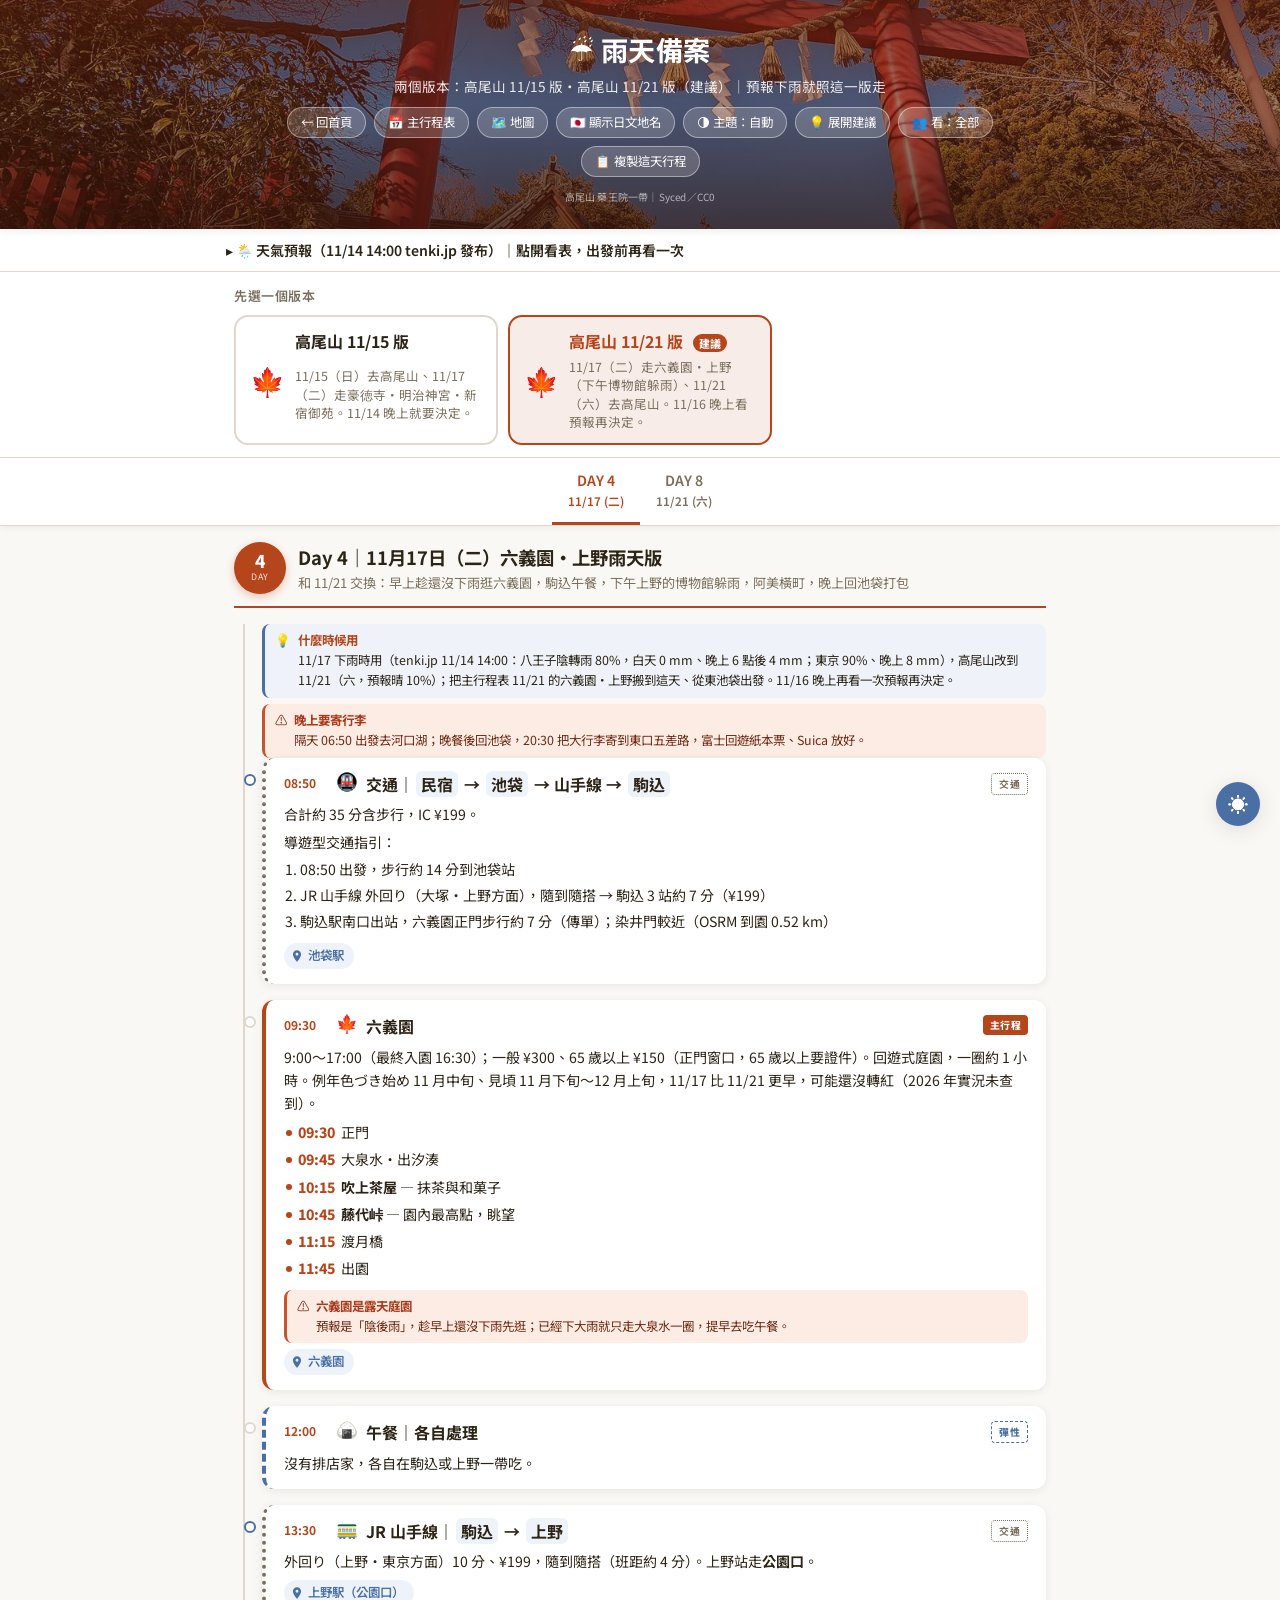
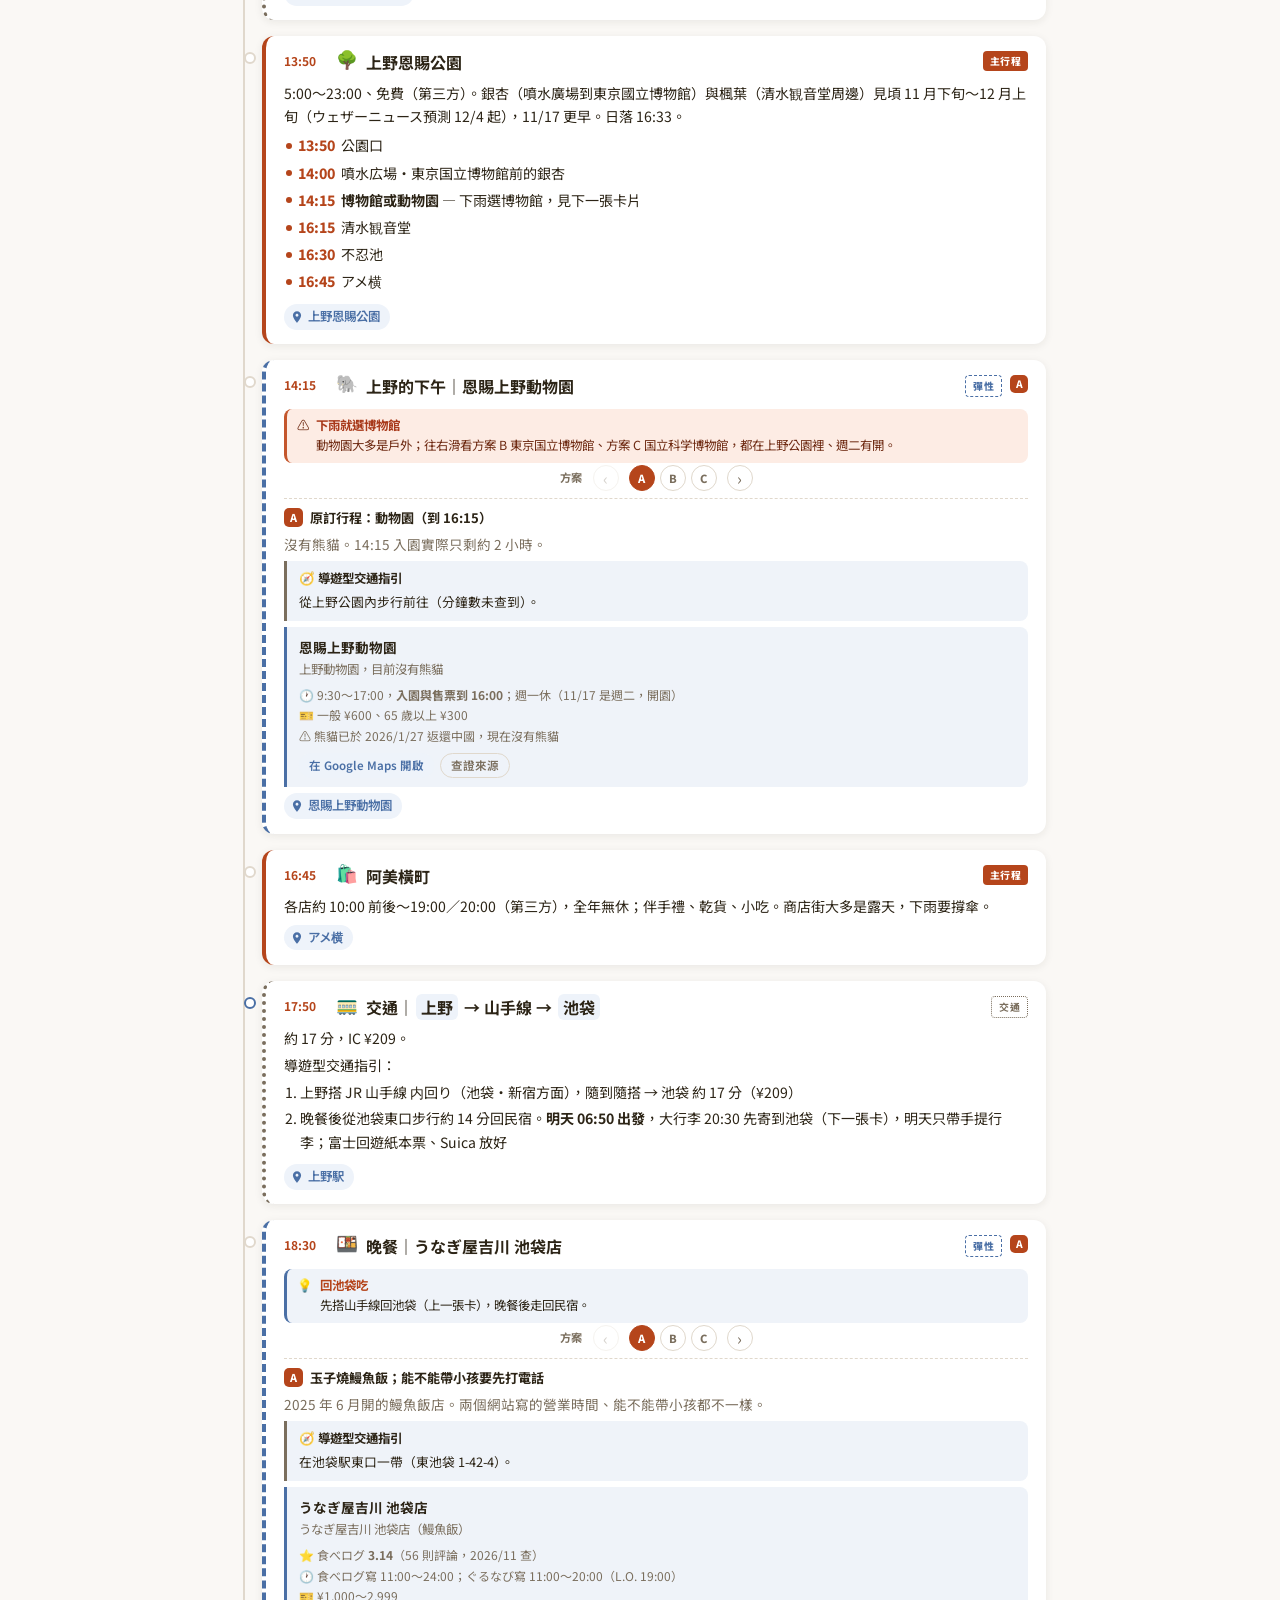
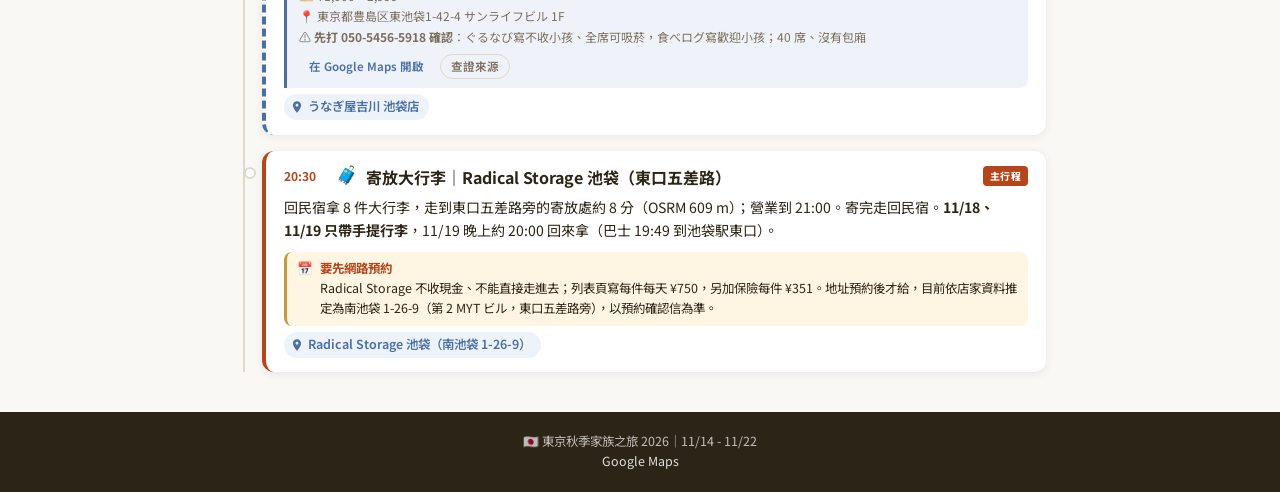
<file: docs/2026-11/rain/index.html>
<!DOCTYPE html>
<html lang="zh-TW">
<head>
  <meta charset="UTF-8">
  <meta name="robots" content="noindex">
  <meta name="viewport" content="width=device-width, initial-scale=1.0">
  <title>☔ 雨天備案｜高尾山 11/15 版・11/21 版・富士河口湖</title>
  <meta name="description" content="雨天備案兩個版本：高尾山改到 11/15 或 11/21（建議）">
  <meta name="theme-color" content="#B5451B">
    <link rel="stylesheet" href="../../assets/itinerary.css?v=20261113b">
  <!-- 字體非阻塞載入：CDN 連不上（例如在日本沒網路）時直接用系統內建中日文字型 -->
  <link rel="preconnect" href="https://fonts.googleapis.com">
  <link rel="preconnect" href="https://fonts.gstatic.com" crossorigin>
  <link href="https://fonts.googleapis.com/css2?family=Noto+Sans+TC:wght@400;500;600;700;800&display=swap"
        rel="stylesheet" media="print" onload="this.media='all'">
</head>
<body>

  <!-- ====== HEADER ====== -->
  <header class="site-header" data-hero>
    <div class="container">
      <h1>☔ 雨天備案</h1>
      <p class="trip-dates">兩個版本：高尾山 11/15 版・高尾山 11/21 版（建議）｜預報下雨就照這一版走</p>
      <div class="toolbar">
        <a class="tb-link" href="../../index.html">← 回首頁</a>
        <a class="tb-link" href="../final/index.html#day-4">📅 主行程表</a>
        <a class="tb-link" href="../map/index.html?day=5">🗺️ 地圖</a>
        <button id="jaToggle" type="button" aria-pressed="false" onclick="toggleJa()">🇯🇵 顯示日文地名</button>
        <button id="themeToggle" type="button" onclick="cycleTheme()">🌗 主題</button>
        <button id="copyDayBtn" type="button" onclick="copyDay()">📋 複製這天行程</button>
      </div>
    </div>
  </header>

    <!-- ====== 預報（表格，預設收起） ====== -->
  <details class="forecast">
    <summary>🌦️ 天氣預報（11/14 14:00 tenki.jp 發布）｜點開看表，出發前再看一次</summary>
    <div class="forecast-scroll">
      <table class="forecast-table">
        <thead><tr><th>地點 ＼ 日期</th><th>11/15<br>(日)</th><th>11/17<br>(二)</th><th>11/18<br>(三)</th><th>11/19<br>(四)</th><th>11/21<br>(六)</th></tr></thead>
        <tbody>
          <tr><th>高尾山<br><small>八王子</small></th>
            <td>🌧️ 曇のち雨<br>14°／11°<br>90%・7 mm</td>
            <td>🌧️ 曇のち雨<br>13°／10°<br>80%・4 mm</td>
            <td>—</td><td>—</td>
            <td>☀️ 晴<br>18°／3°<br>10%</td></tr>
          <tr><th>東京都心<br><small>千代田</small></th>
            <td>🌧️ 雨時々曇<br>14°／12°<br>90%・10 mm</td>
            <td>🌧️ 曇のち雨<br>13°／11°<br>90%・8 mm</td>
            <td>—</td><td>—</td>
            <td>☀️ 晴<br>18°／7°<br>10%</td></tr>
          <tr><th>河口湖</th>
            <td>—</td><td>—</td>
            <td>🌧️ 雨のち曇<br>13°／7°<br>90%・18 mm</td>
            <td>☀️ 晴<br>12°／4°<br>10%</td>
            <td>—</td></tr>
        </tbody>
      </table>
    </div>
    <p class="forecast-note">下雨與否以當天早上 6 點為準；11/15 中午以後下雨；11/17 白天 0 mm，雨在晚上 6 點以後（八王子 4 mm、都心 8 mm）；11/18 河口湖的雨集中在清晨 6 點以前（之後各時段 1～2 mm）；11/21 是 10 天後的預報，信賴度低。</p>
  </details>

  <!-- ====== 備案分頁 ====== -->
  <nav class="scheme-nav" aria-label="備案分頁">
    <div class="container">
      <p class="scheme-title">先選一個版本</p>
      <div class="scheme-tabs" role="tablist">
        <button type="button" role="tab" data-scheme="1" aria-selected="false" onclick="showScheme(1)">
          <span class="st-ico">🍁</span>
          <span class="st-name">高尾山 11/15 版</span>
          <span class="st-desc">11/15（日）去高尾山、11/17（二）走豪徳寺・明治神宮・新宿御苑。11/14 晚上就要決定。</span>
        </button>
        <button type="button" role="tab" data-scheme="2" aria-selected="true" class="active" onclick="showScheme(2)">
          <span class="st-ico">🍁</span>
          <span class="st-name">高尾山 11/21 版 <small>建議</small></span>
          <span class="st-desc">11/17（二）走六義園・上野（下午博物館躲雨）、11/21（六）去高尾山。11/16 晚上看預報再決定。</span>
        </button>
      </div>
    </div>
  </nav>

  <!-- ====== STICKY DAY NAV ====== -->
  <nav class="day-nav" id="dayNav" aria-label="日期切換">
    <div class="day-nav-inner" role="tablist">
      <button role="tab" aria-selected="true" aria-controls="day-1" onclick="showDay(1)" id="nav-1" data-scheme="2" class="active">DAY 4<br><small>11/17 (二)</small></button>
      <button role="tab" aria-selected="false" aria-controls="day-2" onclick="showDay(2)" id="nav-2" data-scheme="2">DAY 8<br><small>11/21 (六)</small></button>
      <button role="tab" aria-selected="false" aria-controls="day-3" onclick="showDay(3)" id="nav-3" data-scheme="1" hidden>DAY 2<br><small>11/15 (日)</small></button>
      <button role="tab" aria-selected="false" aria-controls="day-4" onclick="showDay(4)" id="nav-4" data-scheme="1" hidden>DAY 4<br><small>11/17 (二)</small></button>
    </div>
  </nav>

  <main>

    <!-- ====== DAY 4（11/17 六義園・上野雨天版） ====== -->
    <section class="day-section active" id="day-1" data-scheme="2" data-date="2026-11-17">
      <div class="container">
        <div class="day-header">
          <div class="day-badge">
            <span class="day-num">4</span>
            <span class="day-label">DAY</span>
          </div>
          <div class="day-info">
            <h2>Day 4｜11月17日（二）六義園・上野雨天版</h2>
            <p class="date-str">和 11/21 交換：早上趁還沒下雨逛六義園，駒込午餐，下午上野的博物館躲雨，阿美橫町，晚上回池袋打包</p>
          </div>
        </div>

        <div class="timeline">

          <div class="tl-tips">
            <div class="tip info"><span class="tip-ico">💡</span><span class="tip-body"><b>什麼時候用</b><br>11/17 下雨時用（tenki.jp 11/14 14:00：八王子陰轉雨 80%，白天 0 mm、晚上 6 點後 4 mm；東京 90%、晚上 8 mm），高尾山改到 11/21（六，預報晴 10%）；把主行程表 11/21 的六義園・上野搬到這天、從東池袋出發。11/16 晚上再看一次預報再決定。</span></div>
            <div class="tip warn"><span class="tip-ico">⚠️</span><span class="tip-body"><b>晚上要寄行李</b><br>隔天 06:50 出發去河口湖；晚餐後回池袋，20:30 把大行李寄到東口五差路，富士回遊紙本票、Suica 放好。</span></div>
          </div>

          <div class="timeline-item is-move transport">
            <div class="tl-header">
              <span class="tl-time">08:50</span>
              <span class="tl-icon">🚇</span>
              <span class="tl-title">交通｜民宿 → 池袋 → 山手線 → 駒込<span class="ja-name">池袋駅→駒込駅</span></span>
              <span class="tl-kind move">交通</span>
            </div>
            <div class="tl-detail">
              <p>合計約 35 分含步行，IC ¥199。</p>
              <p>導遊型交通指引：</p>
              <ol>
                <li>08:50 出發，步行約 14 分到池袋站</li>
                <li>JR 山手線 外回り（大塚・上野方面），隨到隨搭 → 駒込 3 站約 7 分（¥199）</li>
                <li>駒込駅南口出站，六義園正門步行約 7 分（傳單）；染井門較近（OSRM 到園 0.52 km）</li>
              </ol>
            </div>
            <a class="map-link" href="https://maps.google.com/maps?q=池袋駅" target="_blank" rel="noopener">
              <svg viewBox="0 0 24 24" fill="currentColor"><path d="M12 2C8.13 2 5 5.13 5 9c0 5.25 7 13 7 13s7-7.75 7-13c0-3.87-3.13-7-7-7zm0 9.5c-1.38 0-2.5-1.12-2.5-2.5s1.12-2.5 2.5-2.5 2.5 1.12 2.5 2.5-1.12 2.5-2.5 2.5z"/></svg>
              池袋駅
            </a>
          </div>

          <div class="timeline-item is-main">
            <div class="tl-header">
              <span class="tl-time">09:30</span>
              <span class="tl-icon">🍁</span>
              <span class="tl-title">六義園</span>
              <span class="tl-kind main">主行程</span>
            </div>
            <div class="tl-detail">
              <p>9:00～17:00（最終入園 16:30）；一般 ¥300、65 歲以上 ¥150（正門窗口，65 歲以上要證件）。回遊式庭園，一圈約 1 小時。例年色づき始め 11 月中旬、見頃 11 月下旬～12 月上旬，11/17 比 11/21 更早，可能還沒轉紅（2026 年實況未查到）。</p>
              <ul class="spot-route">
                <li><span class="sr-time">09:30</span>正門</li>
                <li><span class="sr-time">09:45</span>大泉水・出汐湊</li>
                <li><span class="sr-time">10:15</span><b>吹上茶屋</b> — 抹茶與和菓子</li>
                <li><span class="sr-time">10:45</span><b>藤代峠</b> — 園內最高點，眺望</li>
                <li><span class="sr-time">11:15</span>渡月橋</li>
                <li><span class="sr-time">11:45</span>出園</li>
              </ul>
            </div>
            <div class="tl-tips">
              <div class="tip warn"><span class="tip-ico">⚠️</span><span class="tip-body"><b>六義園是露天庭園</b><br>預報是「陰後雨」，趁早上還沒下雨先逛；已經下大雨就只走大泉水一圈，提早去吃午餐。</span></div>
            </div>
            <a class="map-link" href="https://maps.google.com/maps?q=六義園" target="_blank" rel="noopener">
              <svg viewBox="0 0 24 24" fill="currentColor"><path d="M12 2C8.13 2 5 5.13 5 9c0 5.25 7 13 7 13s7-7.75 7-13c0-3.87-3.13-7-7-7zm0 9.5c-1.38 0-2.5-1.12-2.5-2.5s1.12-2.5 2.5-2.5 2.5 1.12 2.5 2.5-1.12 2.5-2.5 2.5z"/></svg>
              六義園
            </a>
          </div>

          <div class="timeline-item is-flex">
            <div class="tl-header">
              <span class="tl-time">12:00</span>
              <span class="tl-icon">🍙</span>
              <span class="tl-title">午餐｜各自處理</span>
              <span class="tl-kind flex">彈性</span>
            </div>
            <div class="tl-detail">
              <p>沒有排店家，各自在駒込或上野一帶吃。</p>
            </div>
          </div>

          <div class="timeline-item is-move transport">
            <div class="tl-header">
              <span class="tl-time">13:30</span>
              <span class="tl-icon">🚃</span>
              <span class="tl-title">JR 山手線｜駒込 → 上野</span>
              <span class="tl-kind move">交通</span>
            </div>
            <div class="tl-detail">
              <p>外回り（上野・東京方面）10 分、¥199，隨到隨搭（班距約 4 分）。上野站走<b>公園口</b>。</p>
              
            </div>
            <a class="map-link" href="https://maps.google.com/maps?q=上野駅" target="_blank" rel="noopener">
              <svg viewBox="0 0 24 24" fill="currentColor"><path d="M12 2C8.13 2 5 5.13 5 9c0 5.25 7 13 7 13s7-7.75 7-13c0-3.87-3.13-7-7-7zm0 9.5c-1.38 0-2.5-1.12-2.5-2.5s1.12-2.5 2.5-2.5 2.5 1.12 2.5 2.5-1.12 2.5-2.5 2.5z"/></svg>
              上野駅（公園口）
            </a>
          </div>

          <div class="timeline-item is-main">
            <div class="tl-header">
              <span class="tl-time">13:50</span>
              <span class="tl-icon">🌳</span>
              <span class="tl-title">上野恩賜公園</span>
              <span class="tl-kind main">主行程</span>
            </div>
            <div class="tl-detail">
              <p>5:00～23:00、免費（第三方）。銀杏（噴水廣場到東京國立博物館）與楓葉（清水観音堂周邊）見頃 11 月下旬～12 月上旬（ウェザーニュース預測 12/4 起），11/17 更早。日落 16:33。</p>
              <ul class="spot-route">
                <li><span class="sr-time">13:50</span>公園口</li>
                <li><span class="sr-time">14:00</span>噴水広場・東京国立博物館前的銀杏</li>
                <li><span class="sr-time">14:15</span><b>博物館或動物園</b> — 下雨選博物館，見下一張卡片</li>
                <li><span class="sr-time">16:15</span>清水観音堂</li>
                <li><span class="sr-time">16:30</span>不忍池</li>
                <li><span class="sr-time">16:45</span>アメ横</li>
              </ul>
            </div>
            <a class="map-link" href="https://maps.google.com/maps?q=上野恩賜公園" target="_blank" rel="noopener">
              <svg viewBox="0 0 24 24" fill="currentColor"><path d="M12 2C8.13 2 5 5.13 5 9c0 5.25 7 13 7 13s7-7.75 7-13c0-3.87-3.13-7-7-7zm0 9.5c-1.38 0-2.5-1.12-2.5-2.5s1.12-2.5 2.5-2.5 2.5 1.12 2.5 2.5-1.12 2.5-2.5 2.5z"/></svg>
              上野恩賜公園
            </a>
          </div>

          <div class="timeline-item is-flex">
            <div class="tl-header">
              <span class="tl-time">14:15</span>
              <span class="tl-icon">🐘</span>
              <span class="tl-title">上野的下午｜恩賜上野動物園</span>
              <span class="tl-kind flex">彈性</span><span class="tl-plan" aria-hidden="true">A</span>
            </div>
            <div class="tl-tips">
              <div class="tip warn"><span class="tip-ico">⚠️</span><span class="tip-body"><b>下雨就選博物館</b><br>動物園大多是戶外；往右滑看方案 B 東京国立博物館、方案 C 国立科学博物館，都在上野公園裡、週二有開。</span></div>
            </div>
            <div class="plans" data-plans>
              <div class="plans-nav"><span class="plans-hint">方案</span><button type="button" class="plan-arrow" data-dir="-1" aria-label="上一個方案">‹</button><div class="plan-dots"><button type="button" class="plan-dot active" data-i="0" aria-label="方案 A">A</button><button type="button" class="plan-dot" data-i="1" aria-label="方案 B">B</button><button type="button" class="plan-dot" data-i="2" aria-label="方案 C">C</button></div><button type="button" class="plan-arrow" data-dir="1" aria-label="下一個方案">›</button></div>
              <div class="plans-viewport">
                <div class="plans-track">
                  <div class="plan is-active" data-i="0" data-icon="🐘" role="tabpanel" aria-label="方案 A"><span class="plan-title" hidden>上野的下午｜恩賜上野動物園</span><div class="plan-head"><span class="plan-tag">A</span>原訂行程：動物園（到 16:15）</div><div class="plan-body"><p>沒有熊貓。14:15 入園實際只剩約 2 小時。</p><div class="plan-route"><div class="plan-route-title">🧭 導遊型交通指引</div><p class="plan-route-step">從上野公園內步行前往（分鐘數未查到）。</p></div><div class="plan-ref"><div class="pr-name">恩賜上野動物園</div><div class="pr-feat">上野動物園，目前沒有熊貓</div><div class="pr-facts">🕐 9:30～17:00，<b>入園與售票到 16:00</b>；週一休（11/17 是週二，開園）<br>🎫 一般 ¥600、65 歲以上 ¥300<br>⚠️ 熊貓已於 2026/1/27 返還中國，現在沒有熊貓</div><div class="pr-links"><a class="pr-map" href="https://maps.google.com/maps?q=上野動物園" target="_blank" rel="noopener">在 Google Maps 開啟</a><a class="pr-src" href="https://www.tokyo-zoo.net/zoo/ueno/hours" target="_blank" rel="noopener">查證來源</a></div></div></div></div>
                  <div class="plan" data-i="1" data-icon="🏛️" role="tabpanel" aria-label="方案 B"><span class="plan-title" hidden>上野的下午｜東京国立博物館（東博コレクション展）</span><div class="plan-head"><span class="plan-tag">B</span>博物館，週二 17:00 閉館</div><div class="plan-body"><p>下雨或想看展覽時的選擇，開到比較晚。</p><div class="plan-route"><div class="plan-route-title">🧭 導遊型交通指引</div><p class="plan-route-step">從上野公園內步行前往（分鐘數未查到）。</p></div><div class="plan-ref"><div class="pr-name">東京国立博物館（東博コレクション展）</div><div class="pr-feat">日本與東洋美術的常設展</div><div class="pr-facts">🕐 9:30～17:00，<b>週二 17:00 閉館</b>；週一休<br>🎫 一般 ¥1,000、大學生 ¥500、高中生以下・70 歲以上免費（出示證件）<br>⚠️ 本館 4 室閉室中（2026/10/26～2027/4/25）</div><div class="pr-links"><a class="pr-map" href="https://maps.google.com/maps?q=東京国立博物館" target="_blank" rel="noopener">在 Google Maps 開啟</a><a class="pr-src" href="https://www.tnm.jp/modules/r_free_page/index.php?id=113" target="_blank" rel="noopener">查證來源</a></div></div></div></div>
                  <div class="plan" data-i="2" data-icon="🦖" role="tabpanel" aria-label="方案 C"><span class="plan-title" hidden>上野的下午｜国立科学博物館</span><div class="plan-head"><span class="plan-tag">C</span>小孩最愛的科學博物館</div><div class="plan-body"><p>不用預約，小孩最愛。</p><div class="plan-route"><div class="plan-route-title">🧭 導遊型交通指引</div><p class="plan-route-step">從上野公園內步行前往（分鐘數未查到）。</p></div><div class="plan-ref"><div class="pr-name">国立科学博物館</div><div class="pr-feat">科學博物館，不用預約</div><div class="pr-facts">🕐 9:00～17:00（入館至 16:30）；週一休（逢假日改週二）<br>🎫 一般・大學生 ¥630、高中生以下免費、65 歲以上免費（出示證件）<br>不用預約</div><div class="pr-links"><a class="pr-map" href="https://maps.google.com/maps?q=国立科学博物館" target="_blank" rel="noopener">在 Google Maps 開啟</a><a class="pr-src" href="https://www.kahaku.go.jp/riyou/nyukan-annai/index.html" target="_blank" rel="noopener">查證來源</a></div></div></div></div>
                </div>
              </div>
            </div>
            <a class="map-link" href="https://maps.google.com/maps?q=上野動物園" target="_blank" rel="noopener">
              <svg viewBox="0 0 24 24" fill="currentColor"><path d="M12 2C8.13 2 5 5.13 5 9c0 5.25 7 13 7 13s7-7.75 7-13c0-3.87-3.13-7-7-7zm0 9.5c-1.38 0-2.5-1.12-2.5-2.5s1.12-2.5 2.5-2.5 2.5 1.12 2.5 2.5-1.12 2.5-2.5 2.5z"/></svg>
              恩賜上野動物園
            </a>
          </div>

          <div class="timeline-item is-main">
            <div class="tl-header">
              <span class="tl-time">16:45</span>
              <span class="tl-icon">🛍️</span>
              <span class="tl-title">阿美橫町<span class="ja-name">アメ横</span></span>
              <span class="tl-kind main">主行程</span>
            </div>
            <div class="tl-detail">
              <p>各店約 10:00 前後～19:00／20:00（第三方），全年無休；伴手禮、乾貨、小吃。商店街大多是露天，下雨要撐傘。</p>
            </div>
            <a class="map-link" href="https://maps.google.com/maps?q=アメ横" target="_blank" rel="noopener">
              <svg viewBox="0 0 24 24" fill="currentColor"><path d="M12 2C8.13 2 5 5.13 5 9c0 5.25 7 13 7 13s7-7.75 7-13c0-3.87-3.13-7-7-7zm0 9.5c-1.38 0-2.5-1.12-2.5-2.5s1.12-2.5 2.5-2.5 2.5 1.12 2.5 2.5-1.12 2.5-2.5 2.5z"/></svg>
              アメ横
            </a>
          </div>

          <div class="timeline-item is-move transport">
            <div class="tl-header">
              <span class="tl-time">17:50</span>
              <span class="tl-icon">🚃</span>
              <span class="tl-title">交通｜上野 → 山手線 → 池袋</span>
              <span class="tl-kind move">交通</span>
            </div>
            <div class="tl-detail">
              <p>約 17 分，IC ¥209。</p>
              <p>導遊型交通指引：</p>
              <ol>
                <li>上野搭 JR 山手線 内回り（池袋・新宿方面），隨到隨搭 → 池袋 約 17 分（¥209）</li>
                <li>晚餐後從池袋東口步行約 14 分回民宿。<b>明天 06:50 出發</b>，大行李 20:30 先寄到池袋（下一張卡），明天只帶手提行李；富士回遊紙本票、Suica 放好</li>
              </ol>
            </div>
            <a class="map-link" href="https://maps.google.com/maps?q=上野駅" target="_blank" rel="noopener">
              <svg viewBox="0 0 24 24" fill="currentColor"><path d="M12 2C8.13 2 5 5.13 5 9c0 5.25 7 13 7 13s7-7.75 7-13c0-3.87-3.13-7-7-7zm0 9.5c-1.38 0-2.5-1.12-2.5-2.5s1.12-2.5 2.5-2.5 2.5 1.12 2.5 2.5-1.12 2.5-2.5 2.5z"/></svg>
              上野駅
            </a>
          </div>

          <div class="timeline-item is-flex">
            <div class="tl-header">
              <span class="tl-time">18:30</span>
              <span class="tl-icon">🍱</span>
              <span class="tl-title">晚餐｜うなぎ屋吉川 池袋店</span>
              <span class="tl-kind flex">彈性</span><span class="tl-plan" aria-hidden="true">A</span>
            </div>
            <div class="tl-tips">
              <div class="tip info"><span class="tip-ico">💡</span><span class="tip-body"><b>回池袋吃</b><br>先搭山手線回池袋（上一張卡），晚餐後走回民宿。</span></div>
            </div>
            <div class="plans" data-plans>
              <div class="plans-nav"><span class="plans-hint">方案</span><button type="button" class="plan-arrow" data-dir="-1" aria-label="上一個方案">‹</button><div class="plan-dots"><button type="button" class="plan-dot active" data-i="0" aria-label="方案 A">A</button><button type="button" class="plan-dot" data-i="1" aria-label="方案 B">B</button><button type="button" class="plan-dot" data-i="2" aria-label="方案 C">C</button></div><button type="button" class="plan-arrow" data-dir="1" aria-label="下一個方案">›</button></div>
              <div class="plans-viewport">
                <div class="plans-track">
                  <div class="plan is-active" data-i="0" data-icon="🍱" role="tabpanel" aria-label="方案 A"><span class="plan-title" hidden>晚餐｜うなぎ屋吉川 池袋店</span><div class="plan-head"><span class="plan-tag">A</span>玉子燒鰻魚飯；能不能帶小孩要先打電話</div><div class="plan-body"><p>2025 年 6 月開的鰻魚飯店。兩個網站寫的營業時間、能不能帶小孩都不一樣。</p><div class="plan-route"><div class="plan-route-title">🧭 導遊型交通指引</div><p class="plan-route-step">在池袋駅東口一帶（東池袋 1-42-4）。</p></div><div class="plan-ref"><div class="pr-name">うなぎ屋吉川 池袋店</div><div class="pr-feat">うなぎ屋吉川 池袋店（鰻魚飯）</div><div class="pr-facts">⭐ 食べログ <b>3.14</b>（56 則評論，2026/11 查）<br>🕐 食べログ寫 11:00～24:00；ぐるなび寫 11:00～20:00（L.O. 19:00）<br>🎫 ¥1,000～2,999<br>📍 東京都豊島区東池袋1-42-4 サンライフビル 1F<br>⚠️ <b>先打 050-5456-5918 確認</b>：ぐるなび寫不收小孩、全席可吸菸，食べログ寫歡迎小孩；40 席、沒有包廂</div><div class="pr-links"><a class="pr-map" href="https://maps.google.com/maps?q=うなぎ屋吉川+池袋店" target="_blank" rel="noopener">在 Google Maps 開啟</a><a class="pr-src" href="https://tabelog.com/en/tokyo/A1305/A130501/13310864/" target="_blank" rel="noopener">查證來源</a></div></div></div></div>
                  <div class="plan" data-i="1" data-icon="🍢" role="tabpanel" aria-label="方案 B"><span class="plan-title" hidden>晚餐｜鳥貴族 池袋東口店</span><div class="plan-head"><span class="plan-tag">B</span>烤雞串連鎖店，桌席 108 席，可訂位</div><div class="plan-body"><p>居酒屋型的烤雞串連鎖店；官方規定有大人同行小孩可以進店，店舖頁寫有嬰兒椅。</p><div class="plan-route"><div class="plan-route-title">🧭 導遊型交通指引</div><p class="plan-route-step">在池袋駅東口一帶（南池袋 1-23-6），11 樓。</p></div><div class="plan-ref"><div class="pr-name">鳥貴族 池袋東口店</div><div class="pr-feat">鳥貴族 池袋東口店（烤雞串）</div><div class="pr-facts">⭐ 食べログ <b>3.05</b>（71 則評論，2026/11 查）<br>🕐 16:00～翌 4:00，每天營業<br>🎫 ¥2,000～3,999<br>📍 東京都豊島区南池袋1-23-6 いちご池袋駅前ビル 11F<br>⚠️ 沒有包廂；座位區禁菸、店內有吸菸室；訂位後限 2 小時（官網、App 或 050-1809-0463）</div><div class="pr-links"><a class="pr-map" href="https://maps.google.com/maps?q=鳥貴族+池袋東口店" target="_blank" rel="noopener">在 Google Maps 開啟</a><a class="pr-src" href="https://tabelog.com/en/tokyo/A1305/A130501/13138912/" target="_blank" rel="noopener">查證來源</a></div></div></div></div>
                  <div class="plan" data-i="2" data-icon="🍜" role="tabpanel" aria-label="方案 C"><span class="plan-title" hidden>晚餐｜鶏の穴</span><div class="plan-head"><span class="plan-tag">C</span>雞白湯拉麵，21:00 就打烊</div><div class="plan-body"><p>雞白湯拉麵。週三公休，晚上只到 21:00。</p><div class="plan-route"><div class="plan-route-title">🧭 導遊型交通指引</div><p class="plan-route-step">在池袋駅東口一帶（東池袋 1-39-20）。</p></div><div class="plan-ref"><div class="pr-name">鶏の穴</div><div class="pr-feat">鶏の穴</div><div class="pr-facts">⭐ 食べログ <b>3.62</b>（1,936 則評論，2026/11 查）<br>🕐 週一二四五六 11:00～15:00、17:00～21:00；週日 11:00～16:00；<b>週三休</b><br>🎫 約 ¥1,000；只收現金<br>📍 東京都豊島区東池袋1-39-20 慶太ビル 1F<br>⚠️ 吧台 16 席、不能訂位，9 人分開坐</div><div class="pr-links"><a class="pr-map" href="https://maps.google.com/maps?q=鶏の穴" target="_blank" rel="noopener">在 Google Maps 開啟</a><a class="pr-src" href="https://tabelog.com/en/tokyo/A1305/A130501/13050789/" target="_blank" rel="noopener">查證來源</a></div></div></div></div>
                </div>
              </div>
            </div>
            <a class="map-link" href="https://maps.google.com/maps?q=うなぎ屋吉川+池袋店" target="_blank" rel="noopener">
              <svg viewBox="0 0 24 24" fill="currentColor"><path d="M12 2C8.13 2 5 5.13 5 9c0 5.25 7 13 7 13s7-7.75 7-13c0-3.87-3.13-7-7-7zm0 9.5c-1.38 0-2.5-1.12-2.5-2.5s1.12-2.5 2.5-2.5 2.5 1.12 2.5 2.5-1.12 2.5-2.5 2.5z"/></svg>
              うなぎ屋吉川 池袋店
            </a>
          </div>

          

          <div class="timeline-item is-main">
            <div class="tl-header">
              <span class="tl-time">20:30</span>
              <span class="tl-icon">🧳</span>
              <span class="tl-title">寄放大行李｜Radical Storage 池袋（東口五差路）</span>
              <span class="tl-kind main">主行程</span>
            </div>
            <div class="tl-detail">
              <p>回民宿拿 8 件大行李，走到東口五差路旁的寄放處約 8 分（OSRM 609 m）；營業到 21:00。寄完走回民宿。<b>11/18、11/19 只帶手提行李</b>，11/19 晚上約 20:00 回來拿（巴士 19:49 到池袋駅東口）。</p>
            </div>
            <div class="tl-tips">
              <div class="tip book"><span class="tip-ico">📅</span><span class="tip-body"><b>要先網路預約</b><br>Radical Storage 不收現金、不能直接走進去；列表頁寫每件每天 ¥750，另加保險每件 ¥351。地址預約後才給，目前依店家資料推定為南池袋 1-26-9（第 2 MYT ビル，東口五差路旁），以預約確認信為準。</span></div>
            </div>
            <a class="map-link" href="https://maps.google.com/maps?q=東京都豊島区南池袋1-26-9" target="_blank" rel="noopener">
              <svg viewBox="0 0 24 24" fill="currentColor"><path d="M12 2C8.13 2 5 5.13 5 9c0 5.25 7 13 7 13s7-7.75 7-13c0-3.87-3.13-7-7-7zm0 9.5c-1.38 0-2.5-1.12-2.5-2.5s1.12-2.5 2.5-2.5 2.5 1.12 2.5 2.5-1.12 2.5-2.5 2.5z"/></svg>
              Radical Storage 池袋（南池袋 1-26-9）
            </a>
          </div>

        </div>

      </div>
    </section>

    <!-- ====== DAY 9 ====== -->

    <!-- ====== DAY 8（11/21 高尾山版） ====== -->
    <section class="day-section" id="day-2" data-scheme="2" data-date="2026-11-21">
      <div class="container">
        <div class="day-header">
          <div class="day-badge"><span class="day-num">8</span><span class="day-label">DAY</span></div>
          <div class="day-info">
            <h2>Day 8｜11月21日（六）高尾山版</h2>
            <p class="date-str">和 11/17 交換：全員一起搭纜車或吊椅上山，薬王院、山頂一起走，不分組；下午早點回千束，晚上整理行李</p>
          </div>
        </div>
        <div class="timeline">

          <div class="tl-tips">
          <div class="tip info"><span class="tip-ico">💡</span><span class="tip-body"><b>什麼時候用</b><br>11/17 下雨就把高尾山移到這天。11/21 預報晴、降水 10%、18°／3°（八王子，tenki.jp 11/14 14:00）。</span></div>
            <div class="tip warn"><span class="tip-ico">⚠️</span><span class="tip-body"><b>三連休第一天，人會很多</b><br>11/23（一）是勤労感謝の日，11/21～23 連休。部落格說紅葉季週末纜車上山常排 30 分以上、高峰 60～90 分，下山也要排（第三方，沒有官方數字）。所以早上 7 點多就出門，10 點前上山。</span></div>
            <div class="tip warn"><span class="tip-ico">⚠️</span><span class="tip-body"><b>隔天一早回國</b><br>11/22 邱家組 07:15、林葉組 09:45 從民宿出發；這天不去高尾 599 博物館，下山就回千束，傍晚整理行李。</span></div>
          </div>

          <div class="timeline-item is-move transport">
            <div class="tl-header">
              <span class="tl-time">07:05</span>
              <span class="tl-icon">🚃</span>
              <span class="tl-title">交通｜民宿 → 入谷 → 日比谷線 → 秋葉原 → JR 総武線 → 新宿 → 京王線特急 → 高尾山口 09:07</span>
              <span class="tl-kind move">交通</span>
            </div>
            <div class="tl-detail">
              <p>約 2 小時含步行與買票，IC ¥178＋¥209，新宿起用「高尾山きっぷ」。</p>
              <p>導遊型交通指引：</p>
              <ol>
                <li>07:05 出發，步行約 15 分到日比谷線 入谷駅（1.2 km，OSRM）</li>
                <li>日比谷線（中目黒方面），隨到隨搭 → 秋葉原 約 5 分（¥178）</li>
                <li>秋葉原換 JR 中央・総武線 各駅停車（三鷹方面），隨到隨搭 → 新宿 約 19 分（¥209），不用再換車；換車步行約 8 分</li>
                <li>新宿 JR 走到京王線，長輩預留 10～15 分；在京王線售票機買「高尾山きっぷ」（大人往復 ¥1,450，含纜車或吊椅往復；當日有效、高尾山口站不賣）</li>
                <li><b>08:10 京王線 特急（高尾山口行，新宿始發、直達）</b> → 高尾山口 09:07（11/21 週六班次，Yahoo!路線情報）；始發站比較容易坐到位子</li>
              </ol>
            </div>
            <div class="tl-tips">
              <div class="tip near"><span class="tip-ico">📍</span><span class="tip-body"><b>為什麼不搭 Mt.TAKAO 號</b><br>週六有開，但新宿 10:00 才發車（官網），到山上已經是排隊尖峰。</span></div>
              <div class="tip near"><span class="tip-ico">📍</span><span class="tip-body"><b>趕不上 08:10</b><br>搭下一班往高尾山口的特急就好；在新宿起站，班次多。</span></div>
            </div>
            <a class="map-link" href="https://maps.google.com/maps?q=東京都台東区千束3-17-4" target="_blank" rel="noopener">
              <svg viewBox="0 0 24 24" fill="currentColor"><path d="M12 2C8.13 2 5 5.13 5 9c0 5.25 7 13 7 13s7-7.75 7-13c0-3.87-3.13-7-7-7zm0 9.5c-1.38 0-2.5-1.12-2.5-2.5s1.12-2.5 2.5-2.5 2.5 1.12 2.5 2.5-1.12 2.5-2.5 2.5z"/></svg>
              淺草民宿（千束）
            </a>
          </div>

          <div class="timeline-item is-move transport">
            <div class="tl-header">
              <span class="tl-time">09:10</span>
              <span class="tl-icon">🚶</span>
              <span class="tl-title">步行｜高尾山口駅 → 清滝駅</span>
              <span class="tl-kind move">交通</span>
            </div>
            <div class="tl-detail">
              <p>約 5 分（第三方）。</p>
            </div>
            <a class="map-link" href="https://maps.google.com/maps?q=高尾山口駅" target="_blank" rel="noopener">
              <svg viewBox="0 0 24 24" fill="currentColor"><path d="M12 2C8.13 2 5 5.13 5 9c0 5.25 7 13 7 13s7-7.75 7-13c0-3.87-3.13-7-7-7zm0 9.5c-1.38 0-2.5-1.12-2.5-2.5s1.12-2.5 2.5-2.5 2.5 1.12 2.5 2.5-1.12 2.5-2.5 2.5z"/></svg>
              高尾山口駅
            </a>
          </div>

          <div class="timeline-item is-move transport">
            <div class="tl-header">
              <span class="tl-time">09:20</span>
              <span class="tl-icon">🚡</span>
              <span class="tl-title">上山｜ケーブルカー 或 リフト（吊椅）</span>
              <span class="tl-kind move">交通</span>
            </div>
            <div class="tl-detail">
              <p><b>纜車</b>：清滝 → 高尾山駅，約 6 分，11 月每 15 分一班（繁忙加開），日本最陡 31°18′；兩站都有電梯與職員協助。<b>吊椅</b>：雙人座、約 12 分，11 月 9:00 開始，下站就在清滝駅旁。兩種票價一樣，高尾山きっぷ的纜車券兩種都能用；沒買きっぷ就刷 IC 卡，大人單程 ¥490，每人一張卡（官網）。</p>
            </div>
            <div class="tl-tips">
              <div class="tip warn"><span class="tip-ico">⚠️</span><span class="tip-body"><b>哪一邊人少就搭哪一邊</b><br>吊椅隨到隨坐，排隊常比纜車短（第三方）；但吊椅沒有遮蔽，長輩怕高就搭纜車。</span></div>
              <div class="tip warn"><span class="tip-ico">⚠️</span><span class="tip-body"><b>2 歲小孩建議搭纜車</b><br>吊椅對幼兒的乘坐規定沒有查到（官網未找到）；纜車有座位，比較放心。</span></div>
            </div>
            <a class="map-link" href="https://maps.google.com/maps?q=清滝駅" target="_blank" rel="noopener">
              <svg viewBox="0 0 24 24" fill="currentColor"><path d="M12 2C8.13 2 5 5.13 5 9c0 5.25 7 13 7 13s7-7.75 7-13c0-3.87-3.13-7-7-7zm0 9.5c-1.38 0-2.5-1.12-2.5-2.5s1.12-2.5 2.5-2.5 2.5 1.12 2.5 2.5-1.12 2.5-2.5 2.5z"/></svg>
              清滝駅（纜車下站）
            </a>
          </div>

          <div class="timeline-item is-main">
            <div class="tl-header">
              <span class="tl-time">09:40</span>
              <span class="tl-icon">🍁</span>
              <span class="tl-title">高尾山｜霞台 → 1 号路 → 薬王院 → 山頂<span class="ja-name">高尾山薬王院・高尾山山頂</span></span>
              <span class="tl-kind main">主行程</span>
            </div>
            <div class="tl-detail">
              <p>高尾山駅出站旁就是霞台展望台。1 号路是鋪裝的表參道，經たこ杉、浄心門，境內案內圖寫「薬王院まで徒歩約 8 分」（OSRM 1.08 km 約 14 分，有石階）。薬王院參拜免費，二手資料 8:30～16:00。薬王院再往上到山頂（599.3 m）約 20～30 分（第三方，各來源不一），山頂有大見晴園地，晴天看得到富士山。<b>高尾山もみじまつり 10/24～12/13</b>。</p>
              <ul class="spot-route">
                <li><span class="sr-time">09:40</span><b>霞台展望台</b></li>
                <li><span class="sr-time">10:00</span><b>たこ杉・浄心門</b></li>
                <li><span class="sr-time">10:15</span><b>男坂／女坂</b> — 長輩走女坂</li>
                <li><span class="sr-time">10:30</span><b>薬王院 大本堂・天狗</b></li>
                <li><span class="sr-time">11:00</span>往山頂</li>
                <li><span class="sr-time">11:30</span><b>山頂・大見晴園地</b> — 看富士山</li>
              </ul>
            </div>
            <div class="tl-tips">
              <div class="tip near"><span class="tip-ico">📍</span><span class="tip-body"><b>走不動就不上山頂</b><br>在薬王院就回頭，原路走回高尾山駅約 15 分，在十一丁目茶屋吃午餐（方案 B）。</span></div>
            </div>
            <a class="map-link" href="https://maps.google.com/maps?q=高尾山薬王院" target="_blank" rel="noopener">
              <svg viewBox="0 0 24 24" fill="currentColor"><path d="M12 2C8.13 2 5 5.13 5 9c0 5.25 7 13 7 13s7-7.75 7-13c0-3.87-3.13-7-7-7zm0 9.5c-1.38 0-2.5-1.12-2.5-2.5s1.12-2.5 2.5-2.5 2.5 1.12 2.5 2.5-1.12 2.5-2.5 2.5z"/></svg>
              高尾山薬王院
            </a>
          </div>

          <div class="timeline-item is-flex is-suggest">
            <div class="tl-header">
              <span class="tl-time">11:45</span>
              <span class="tl-icon">🍜</span>
              <span class="tl-title">午餐｜やまびこ茶屋</span>
              <span class="tl-kind flex">彈性</span><span class="tl-plan" aria-hidden="true">A</span>
            </div>
            <div class="plans" data-plans>
              <div class="plans-nav"><span class="plans-hint">方案</span><button type="button" class="plan-arrow" data-dir="-1" aria-label="上一個方案">‹</button><div class="plan-dots"><button type="button" class="plan-dot active" data-i="0" aria-label="方案 A">A</button><button type="button" class="plan-dot" data-i="1" aria-label="方案 B">B</button><button type="button" class="plan-dot" data-i="2" aria-label="方案 C">C</button></div><button type="button" class="plan-arrow" data-dir="1" aria-label="下一個方案">›</button></div>
              <div class="plans-viewport">
                <div class="plans-track">
                  <div class="plan is-active" data-i="0" data-icon="🍜" role="tabpanel" aria-label="方案 A"><span class="plan-title" hidden>午餐｜やまびこ茶屋</span><div class="plan-head"><span class="plan-tag">A</span>首選：山頂附近，山上唯一可預約</div><div class="plan-body"><p>120 席，可預約（山上唯一）。位置在山頂附近，全員到山頂後在這裡吃。三連休人多，最好先訂位。</p><div class="plan-route"><div class="plan-route-title">🧭 導遊型交通指引</div><p class="plan-route-step">從山頂往下走即到，步行時間未查到。</p></div><div class="plan-ref"><div class="pr-name">やまびこ茶屋</div><div class="pr-feat">山頂附近的茶屋，120 席，可預約</div><div class="pr-facts">⭐ 食べログ <b>3.43</b>（282 則評論，2026/11 查）<br>🕐 每日 10:00～15:00（公休不固定），週六有開<br>🎫 未查到<br>📍 東京都八王子市高尾町2176</div><div class="pr-links"><a class="pr-map" href="https://maps.google.com/maps?q=やまびこ茶屋" target="_blank" rel="noopener">在 Google Maps 開啟</a><a class="pr-src" href="https://tabelog.com/en/tokyo/A1329/A132905/13042679/" target="_blank" rel="noopener">查證來源</a></div></div></div></div>
                  <div class="plan" data-i="1" data-icon="🍜" role="tabpanel" aria-label="方案 B"><span class="plan-title" hidden>午餐｜十一丁目茶屋</span><div class="plan-head"><span class="plan-tag">B</span>下山回到高尾山駅再吃</div><div class="plan-body"><p>山頂的店客滿就先下山，在纜車山上站旁吃。とろろそば ¥900（二手）。</p><div class="plan-route"><div class="plan-route-title">🧭 導遊型交通指引</div><p class="plan-route-step">從山頂走回高尾山駅，店就在駅旁。</p></div><div class="plan-ref"><div class="pr-name">十一丁目茶屋</div><div class="pr-feat">高尾山駅旁的茶屋，席數未查到，不接受預約</div><div class="pr-facts">⭐ 食べログ <b>3.49</b>（358 則評論，2026/11 查）<br>🕐 每日 10:00～15:20（食物最後點餐 14:50），週六有開<br>🎫 未查到（とろろそば ¥900 為二手）<br>📍 東京都八王子市高尾町2179</div><div class="pr-links"><a class="pr-map" href="https://maps.google.com/maps?q=十一丁目茶屋" target="_blank" rel="noopener">在 Google Maps 開啟</a><a class="pr-src" href="https://tabelog.com/en/tokyo/A1329/A132905/13030891/" target="_blank" rel="noopener">查證來源</a></div></div></div></div>
                  <div class="plan" data-i="2" data-icon="🍜" role="tabpanel" aria-label="方案 C"><span class="plan-title" hidden>午餐｜高橋家</span><div class="plan-head"><span class="plan-tag">C</span>山下的大店，改成下山後再吃</div><div class="plan-body"><p>150 席，不接受預約。位置在山下，選這家就改成下山後再吃。</p><div class="plan-route"><div class="plan-route-title">🧭 導遊型交通指引</div><p class="plan-route-step">不走上一張交通卡：纜車下山後，從清滝駅走到山下的店；距離未查到。</p></div><div class="plan-ref"><div class="pr-name">高橋家</div><div class="pr-feat">山下的老店，150 席</div><div class="pr-facts">⭐ 食べログ <b>3.49</b>（1,459 則評論，2026/11 查）<br>🕐 假日 10:00～17:30（最後點餐 17:00；另有來源寫到 18:00），公休不固定<br>🎫 ¥1,000～1,999<br>📍 東京都八王子市高尾町2209</div><div class="pr-links"><a class="pr-map" href="https://maps.google.com/maps?q=高橋家" target="_blank" rel="noopener">在 Google Maps 開啟</a><a class="pr-src" href="https://tabelog.com/en/tokyo/A1329/A132905/13016415/" target="_blank" rel="noopener">查證來源</a></div></div></div></div>
                </div>
              </div>
            </div>
            <a class="map-link" href="https://maps.google.com/maps?q=やまびこ茶屋" target="_blank" rel="noopener">
              <svg viewBox="0 0 24 24" fill="currentColor"><path d="M12 2C8.13 2 5 5.13 5 9c0 5.25 7 13 7 13s7-7.75 7-13c0-3.87-3.13-7-7-7zm0 9.5c-1.38 0-2.5-1.12-2.5-2.5s1.12-2.5 2.5-2.5 2.5 1.12 2.5 2.5-1.12 2.5-2.5 2.5z"/></svg>
              やまびこ茶屋
            </a>
          </div>

          <div class="timeline-item is-move transport">
            <div class="tl-header">
              <span class="tl-time">12:45</span>
              <span class="tl-icon">🚶</span>
              <span class="tl-title">步行｜山頂 → 高尾山駅（下山）</span>
              <span class="tl-kind move">交通</span>
            </div>
            <div class="tl-detail">
              <p>原路走 1 号路下山回高尾山駅；步行時間沒有官方數字，前一版估 35 分，長輩和小孩抓 45 分。</p>
            </div>
          </div>

          <div class="timeline-item is-move transport">
            <div class="tl-header">
              <span class="tl-time">13:30</span>
              <span class="tl-icon">🚡</span>
              <span class="tl-title">下山｜ケーブルカー 或 リフト → 清滝</span>
              <span class="tl-kind move">交通</span>
            </div>
            <div class="tl-detail">
              <p>纜車約 6 分、吊椅約 12 分；週六纜車末班 18:00（官網）。下山也可能要排隊，所以抓 30 分。</p>
            </div>
            <a class="map-link" href="https://maps.google.com/maps?q=高尾山駅" target="_blank" rel="noopener">
              <svg viewBox="0 0 24 24" fill="currentColor"><path d="M12 2C8.13 2 5 5.13 5 9c0 5.25 7 13 7 13s7-7.75 7-13c0-3.87-3.13-7-7-7zm0 9.5c-1.38 0-2.5-1.12-2.5-2.5s1.12-2.5 2.5-2.5 2.5 1.12 2.5 2.5-1.12 2.5-2.5 2.5z"/></svg>
              高尾山駅（纜車上站）
            </a>
          </div>

          <div class="timeline-item is-main">
            <div class="tl-header">
              <span class="tl-time">14:00</span>
              <span class="tl-icon">🛍️</span>
              <span class="tl-title">高尾山口 商店街</span>
              <span class="tl-kind main">主行程</span>
            </div>
            <div class="tl-detail">
              <p>清滝駅前廣場到高尾山口站之間的商店街，買天狗燒等點心；もみじまつり期間在「高尾山商店會」消費每 ¥1,000 有一張抽獎券（兌換處：高尾山口觀光案內所 むささびハウス）。</p>
            </div>
          </div>

          <div class="timeline-item is-move transport">
            <div class="tl-header">
              <span class="tl-time">14:30</span>
              <span class="tl-icon">🚃</span>
              <span class="tl-title">交通｜高尾山口 14:37 → 北野 → 京王線特急 → 新宿 15:33 → JR 総武線 → 秋葉原 → 日比谷線 → 入谷</span>
              <span class="tl-kind move">交通</span>
            </div>
            <div class="tl-detail">
              <p>約 1 小時 40 分，京王線用高尾山きっぷ回程票，JR ¥209＋日比谷線 ¥178（京王線為 11/21 週六班次，Yahoo!路線情報）。</p>
              <p>導遊型交通指引：</p>
              <ol>
                <li>步行約 4 分到高尾山口駅</li>
                <li>14:37 京王高尾線（新宿行）→ 北野 14:50，同站換 14:53 京王線 特急（新宿行）→ 新宿 15:33</li>
                <li>新宿換 JR 中央・総武線 各駅停車（千葉方面），隨到隨搭 → 秋葉原 約 19 分（¥209）</li>
                <li>秋葉原換日比谷線（北千住方面），隨到隨搭 → 入谷 約 5 分（¥178），約 16:15 到（估算）</li>
              </ol>
            </div>
            <div class="tl-tips">
              <div class="tip near"><span class="tip-ico">📍</span><span class="tip-body"><b>玩久一點也可以</b><br>京王線班次多，晚一班也行；但要在天黑、晚餐前回到民宿整理行李。</span></div>
            </div>
            <a class="map-link" href="https://maps.google.com/maps?q=高尾山口駅" target="_blank" rel="noopener">
              <svg viewBox="0 0 24 24" fill="currentColor"><path d="M12 2C8.13 2 5 5.13 5 9c0 5.25 7 13 7 13s7-7.75 7-13c0-3.87-3.13-7-7-7zm0 9.5c-1.38 0-2.5-1.12-2.5-2.5s1.12-2.5 2.5-2.5 2.5 1.12 2.5 2.5-1.12 2.5-2.5 2.5z"/></svg>
              高尾山口駅
            </a>
          </div>

          <div class="timeline-item is-move transport">
            <div class="tl-header">
              <span class="tl-time">16:20</span>
              <span class="tl-icon">🚶</span>
              <span class="tl-title">步行｜入谷駅 → 民宿</span>
              <span class="tl-kind move">交通</span>
            </div>
            <div class="tl-detail">
              <p>約 15 分（1.2 km，OSRM）。先整理行李，再出去吃晚餐。</p>
            </div>
            <a class="map-link" href="https://maps.google.com/maps?q=東京都台東区千束3-17-4" target="_blank" rel="noopener">
              <svg viewBox="0 0 24 24" fill="currentColor"><path d="M12 2C8.13 2 5 5.13 5 9c0 5.25 7 13 7 13s7-7.75 7-13c0-3.87-3.13-7-7-7zm0 9.5c-1.38 0-2.5-1.12-2.5-2.5s1.12-2.5 2.5-2.5 2.5 1.12 2.5 2.5-1.12 2.5-2.5 2.5z"/></svg>
              淺草民宿（千束）
            </a>
          </div>

          <div class="timeline-item is-flex">
            <div class="tl-header">
              <span class="tl-time">18:00</span>
              <span class="tl-icon">🥩</span>
              <span class="tl-title">晚餐｜焼肉 房家ホルモン館 上野六丁目店</span>
              <span class="tl-kind flex">彈性</span><span class="tl-plan" aria-hidden="true">A</span>
            </div>
            <div class="tl-tips">
              <div class="tip book"><span class="tip-ico">📅</span><span class="tip-body"><b>星期六晚上、三連休，早點訂位</b><br>三家都沒有 9 人坐得下的一桌或包廂。從民宿走到入谷駅，搭日比谷線 1 站到上野（¥178）。</span></div>
            </div>
            <div class="plans" data-plans>
              <div class="plans-nav"><span class="plans-hint">方案</span><button type="button" class="plan-arrow" data-dir="-1" aria-label="上一個方案">‹</button><div class="plan-dots"><button type="button" class="plan-dot active" data-i="0" aria-label="方案 A">A</button><button type="button" class="plan-dot" data-i="1" aria-label="方案 B">B</button><button type="button" class="plan-dot" data-i="2" aria-label="方案 C">C</button></div><button type="button" class="plan-arrow" data-dir="1" aria-label="下一個方案">›</button></div>
              <div class="plans-viewport">
                <div class="plans-track">
                  <div class="plan is-active" data-i="0" data-icon="🥩" role="tabpanel" aria-label="方案 A"><span class="plan-title" hidden>晚餐｜焼肉 房家ホルモン館 上野六丁目店</span><div class="plan-head"><span class="plan-tag">A</span>一頭牛燒肉，線上可訂 9 人</div><div class="plan-body"><p>三家裡價位最低，食べログ線上可以直接訂 2～16 人。</p><div class="plan-route"><div class="plan-route-title">🧭 導遊型交通指引</div><p class="plan-route-step">在上野 6-6-6（附近的 2 號店在上野 6-7-9，是另一間）。</p></div><div class="plan-ref"><div class="pr-name">焼肉 房家ホルモン館 上野六丁目店</div><div class="pr-feat">焼肉 房家ホルモン館 上野六丁目店</div><div class="pr-facts">⭐ 食べログ <b>3.20</b>（308 則評論，2026/11 查）<br>🕐 週六 12:00～23:00（L.O. 22:30）<br>🎫 晚 ¥3,000～5,999<br>📍 東京都台東区上野6-6-6 小湊ビル 1・2F<br>⚠️ 56 席全是桌位、沒有包廂，9 人要併桌；忙的時候限 2 小時</div><div class="pr-links"><a class="pr-map" href="https://maps.google.com/maps?q=焼肉+房家ホルモン館+上野六丁目店" target="_blank" rel="noopener">在 Google Maps 開啟</a><a class="pr-src" href="https://tabelog.com/en/tokyo/A1311/A131101/13186440/" target="_blank" rel="noopener">查證來源</a></div></div></div></div>
                  <div class="plan" data-i="1" data-icon="🥩" role="tabpanel" aria-label="方案 B"><span class="plan-title" hidden>晚餐｜焼肉ここから 上野店</span><div class="plan-head"><span class="plan-tag">B</span>燒肉，歡迎嬰幼兒，開到凌晨</div><div class="plan-body"><p>歡迎嬰幼兒，嬰兒車可以進。</p><div class="plan-route"><div class="plan-route-title">🧭 導遊型交通指引</div><p class="plan-route-step">在上野 2-5-8。</p></div><div class="plan-ref"><div class="pr-name">焼肉ここから 上野店</div><div class="pr-feat">焼肉ここから 上野店</div><div class="pr-facts">⭐ 食べログ <b>3.11</b>（166 則評論，2026/11 查）<br>🕐 週一～六 17:00～翌 5:00（L.O. 4:00），無休<br>🎫 晚 ¥6,000～7,999<br>📍 東京都台東区上野2-5-8 数寄屋ビル 1F<br>⚠️ 35 席，包廂最多 8 人，9 人要先問；訂位 TORETA 線上或 050-3174-6892</div><div class="pr-links"><a class="pr-map" href="https://maps.google.com/maps?q=焼肉ここから+上野店" target="_blank" rel="noopener">在 Google Maps 開啟</a><a class="pr-src" href="https://tabelog.com/en/tokyo/A1311/A131101/13227583/" target="_blank" rel="noopener">查證來源</a></div></div></div></div>
                  <div class="plan" data-i="2" data-icon="🥩" role="tabpanel" aria-label="方案 C"><span class="plan-title" hidden>晚餐｜叙々苑 上野マルイ店</span><div class="plan-head"><span class="plan-tag">C</span>高級燒肉，上野丸井 9 樓</div><div class="plan-body"><p>價位最高，另收 5% 服務費。</p><div class="plan-route"><div class="plan-route-title">🧭 導遊型交通指引</div><p class="plan-route-step">在上野マルイ 9F（上野 6-15-1）。</p></div><div class="plan-ref"><div class="pr-name">叙々苑 上野マルイ店</div><div class="pr-feat">叙々苑 上野マルイ店</div><div class="pr-facts">⭐ 食べログ <b>3.15</b>（180 則評論，2026/11 查）<br>🕐 11:00～21:30（L.O.），丸井休館日休<br>🎫 晚 ¥10,000～19,999，另收 5% 服務費<br>📍 東京都台東区上野6-15-1 上野マルイ 9F<br>⚠️ 86 席、沒有包廂；訂位 03-3833-8989 或官網</div><div class="pr-links"><a class="pr-map" href="https://maps.google.com/maps?q=叙々苑+上野マルイ店" target="_blank" rel="noopener">在 Google Maps 開啟</a><a class="pr-src" href="https://tabelog.com/en/tokyo/A1311/A131101/13030661/" target="_blank" rel="noopener">查證來源</a></div></div></div></div>
                </div>
              </div>
            </div>
            <a class="map-link" href="https://maps.google.com/maps?q=焼肉+房家ホルモン館+上野六丁目店" target="_blank" rel="noopener">
              <svg viewBox="0 0 24 24" fill="currentColor"><path d="M12 2C8.13 2 5 5.13 5 9c0 5.25 7 13 7 13s7-7.75 7-13c0-3.87-3.13-7-7-7zm0 9.5c-1.38 0-2.5-1.12-2.5-2.5s1.12-2.5 2.5-2.5 2.5 1.12 2.5 2.5-1.12 2.5-2.5 2.5z"/></svg>
              焼肉 房家ホルモン館 上野六丁目店
            </a>
          </div>

          <div class="timeline-item is-move transport">
            <div class="tl-header">
              <span class="tl-time">19:30</span>
              <span class="tl-icon">🚶</span>
              <span class="tl-title">步行｜浅草 → 民宿</span>
              <span class="tl-kind move">交通</span>
            </div>
            <div class="tl-detail">
              <p>浅草寺一帶回千束約 15 分。</p>
              <p class="tl-note"><b>明天兩組分別 07:15、09:45 出發</b>，今晚把行李整理好、Suica 餘額看一下（Welcome Suica 餘額不退）。</p>
            </div>
            <a class="map-link" href="https://maps.google.com/maps?q=浅草駅" target="_blank" rel="noopener">
              <svg viewBox="0 0 24 24" fill="currentColor"><path d="M12 2C8.13 2 5 5.13 5 9c0 5.25 7 13 7 13s7-7.75 7-13c0-3.87-3.13-7-7-7zm0 9.5c-1.38 0-2.5-1.12-2.5-2.5s1.12-2.5 2.5-2.5 2.5 1.12 2.5 2.5-1.12 2.5-2.5 2.5z"/></svg>
              浅草駅
            </a>
          </div>

        </div>
      </div>
    </section>

    <!-- ====== DAY 2（11/15 高尾山版） ====== -->
    <section class="day-section" id="day-3" data-scheme="1" data-date="2026-11-15">
      <div class="container">
        <div class="day-header">
          <div class="day-badge"><span class="day-num">2</span><span class="day-label">DAY</span></div>
          <div class="day-info">
            <h2>Day 2｜11月15日（日）高尾山版</h2>
            <p class="date-str">和 11/17 交換：週日去高尾山（紅葉祭週末有點燈），回新宿 19:00 牛たんの檸檬（訂位不動）</p>
          </div>
        </div>
        <div class="timeline">

          <div class="tl-tips">
            <div class="tip info"><span class="tip-ico">💡</span><span class="tip-body"><b>什麼時候用</b><br>11/17 預報全天 90% 雨時的另一個選擇：把高尾山提前到 11/15（週日，人多）；晚餐訂位在新宿不受影響。建議優先用「高尾山 11/21 版」，11/15 照主行程表走。</span></div>
            <div class="tip warn"><span class="tip-ico">⚠️</span><span class="tip-body"><b>週日的高尾山很擠</b><br>紅葉祭週末，纜車排隊週末尖峰 30 分以上（第三方）、山上餐廳也要排；早點到。</span></div>
          </div>

          <div class="timeline-item is-move transport">
            <div class="tl-header">
              <span class="tl-time">07:40</span>
              <span class="tl-icon">🚃</span>
              <span class="tl-title">交通｜民宿 → 池袋 → 新宿 → 京王線特急 → 高尾山口 09:23</span>
              <span class="tl-kind move">交通</span>
            </div>
            <div class="tl-detail">
              <p>週日搭土休日班次的特急（¥430，在北野換一次高尾線）。<b>在新宿京王線售票機買「高尾山きっぷ」</b>：京王線往返＋ケーブルカー往返，大人 ¥1,450（分開買 ¥1,840，省 ¥390）；當日有效、高尾山口站不賣。</p>
              <p>導遊型交通指引：</p>
              <ol>
                <li>07:40 出發，步行約 14 分到池袋站（07:54 到）</li>
                <li>08:00 前後搭 JR 山手線 內回り → 新宿，約 10 分（¥199），08:10 到新宿</li>
                <li>新宿站走「京王線連絡口」到京王線，長輩預留 10～15 分</li>
                <li>在售票機買高尾山きっぷ</li>
                <li>08:30 京王線 特急（京王八王子行）→ 北野 09:09，同月台換 09:10 高尾線（高尾山口行）→ 高尾山口 09:23（08:39 那班 → 09:35 也可以）</li>
              </ol>
            </div>
            <div class="tl-tips">
              <div class="tip near"><span class="tip-ico">💡</span><span class="tip-body"><b>想坐指定席</b><br>土休日有 Mt.TAKAO 号：新宿 10:00、11:00 發，直達高尾山口約 45 分，座席指定券 ¥400 另購（京王チケットレス或券売機）；但 10:00 才出發會晚一小時上山，週日人多不建議。</span></div>
              <div class="tip info"><span class="tip-ico">💡</span><span class="tip-body"><b>Suica 也能搭纜車</b><br>2026/11/1 起纜車與吊椅可直接刷交通 IC 卡，但買了きっぷ就用きっぷ。</span></div>
            </div>
            <a class="map-link" href="https://maps.google.com/maps?q=池袋駅" target="_blank" rel="noopener">
              <svg viewBox="0 0 24 24" fill="currentColor"><path d="M12 2C8.13 2 5 5.13 5 9c0 5.25 7 13 7 13s7-7.75 7-13c0-3.87-3.13-7-7-7zm0 9.5c-1.38 0-2.5-1.12-2.5-2.5s1.12-2.5 2.5-2.5 2.5 1.12 2.5 2.5-1.12 2.5-2.5 2.5z"/></svg>
              池袋駅
            </a>
          </div>
          <div class="timeline-item is-move transport">
            <div class="tl-header">
              <span class="tl-time">09:30</span>
              <span class="tl-icon">🚶</span>
              <span class="tl-title">步行｜高尾山口駅 → 清滝駅</span>
              <span class="tl-kind move">交通</span>
            </div>
            <div class="tl-detail">
              <p>約 5 分（第三方）。</p>
            </div>
            <a class="map-link" href="https://maps.google.com/maps?q=高尾山口駅" target="_blank" rel="noopener">
              <svg viewBox="0 0 24 24" fill="currentColor"><path d="M12 2C8.13 2 5 5.13 5 9c0 5.25 7 13 7 13s7-7.75 7-13c0-3.87-3.13-7-7-7zm0 9.5c-1.38 0-2.5-1.12-2.5-2.5s1.12-2.5 2.5-2.5 2.5 1.12 2.5 2.5-1.12 2.5-2.5 2.5z"/></svg>
              高尾山口駅
            </a>
          </div>
          <div class="timeline-item is-move transport">
            <div class="tl-header">
              <span class="tl-time">09:35</span>
              <span class="tl-icon">🚡</span>
              <span class="tl-title">高尾登山電鉄 ケーブルカー｜清滝 → 高尾山</span>
              <span class="tl-kind move">交通</span>
            </div>
            <div class="tl-detail">
              <p>約 6 分，11 月每 15 分一班（繁忙加開），日本最陡 31°18′。大人單程 ¥490／往復 ¥980（きっぷ已含）。兩站都有電梯與職員協助。</p>
            </div>
            <div class="tl-tips">
              <div class="tip warn"><span class="tip-ico">⚠️</span><span class="tip-body"><b>紅葉季會排隊</b><br>週日是紅葉祭週末，尖峰 30 分以上（第三方）；吊椅（9:00 起、票價同）可以分流，但是雙人座、無遮蔽。</span></div>
            </div>
            <a class="map-link" href="https://maps.google.com/maps?q=清滝駅" target="_blank" rel="noopener">
              <svg viewBox="0 0 24 24" fill="currentColor"><path d="M12 2C8.13 2 5 5.13 5 9c0 5.25 7 13 7 13s7-7.75 7-13c0-3.87-3.13-7-7-7zm0 9.5c-1.38 0-2.5-1.12-2.5-2.5s1.12-2.5 2.5-2.5 2.5 1.12 2.5 2.5-1.12 2.5-2.5 2.5z"/></svg>
              清滝駅（纜車下站）
            </a>
          </div>
          <div class="timeline-item is-main">
            <div class="tl-header">
              <span class="tl-time">09:50</span>
              <span class="tl-icon">🍁</span>
              <span class="tl-title">高尾山｜霞台展望台 → 1 号路 → 薬王院<span class="ja-name">高尾山薬王院</span></span>
              <span class="tl-kind main">主行程</span>
            </div>
            <div class="tl-detail">
              <p>高尾山駅出站旁就是霞台展望台（關東平野、晴天看得到都心）。1 号路是鋪裝的表參道，經たこ杉、浄心門，境內案內圖寫「薬王院まで徒歩約 8 分」（OSRM 1.08 km 約 14 分，有石階）。薬王院參拜免費，二手資料 8:30～16:00；天狗像、大本堂。<b>高尾山もみじまつり 10/24～12/13</b>，見頃預測 11/13 前後（ウェザーニューズ），11/15 應在見頃；週日纜車沿線有夜間點燈（日没～20:30）。</p>
              <ul class="spot-route">
                <li><span class="sr-time">09:50</span><b>霞台展望台</b></li>
                <li><span class="sr-time">10:15</span><b>たこ杉・浄心門</b></li>
                <li><span class="sr-time">10:30</span><b>男坂／女坂</b> — 長輩走女坂</li>
                <li><span class="sr-time">10:45</span><b>薬王院 大本堂・天狗</b></li>
                <li><span class="sr-time">11:30</span><b>分頭行動</b></li>
              </ul>
            </div>
            <a class="map-link" href="https://maps.google.com/maps?q=高尾山薬王院" target="_blank" rel="noopener">
              <svg viewBox="0 0 24 24" fill="currentColor"><path d="M12 2C8.13 2 5 5.13 5 9c0 5.25 7 13 7 13s7-7.75 7-13c0-3.87-3.13-7-7-7zm0 9.5c-1.38 0-2.5-1.12-2.5-2.5s1.12-2.5 2.5-2.5 2.5 1.12 2.5 2.5-1.12 2.5-2.5 2.5z"/></svg>
              高尾山薬王院
            </a>
          </div>
          <div class="split">
            <div class="split-head">
              <span class="split-badge">🔀 分頭行動</span>
              <span class="split-when">11:30～13:15</span>
              <span class="split-meet">13:15 在十一丁目茶屋（高尾山駅旁）會合</span>
            </div>
            <div class="split-tabs" role="tablist" aria-label="看誰的行程">
              <button type="button" class="split-tab" data-lane="family" role="tab">🅰 慢行組</button>
              <button type="button" class="split-tab" data-lane="solo" role="tab">🅱 腳力組</button>
            </div>
            <div class="split-lanes">
              <div class="lane" data-who="family">
                <div class="lane-label">🅰 慢行組（長輩・小孩）</div>

          <div class="timeline-item is-move transport">
            <div class="tl-header">
              <span class="tl-time">11:30</span>
              <span class="tl-icon">🚶</span>
              <span class="tl-title">步行｜薬王院 → 高尾山駅（1 号路下行）</span>
              <span class="tl-kind move">交通</span>
            </div>
            <div class="tl-detail">
              <p>原路慢慢走回霞台，約 15 分。</p>
            </div>
          </div>
          <div class="timeline-item is-flex is-suggest">
            <div class="tl-header">
              <span class="tl-time">11:45</span>
              <span class="tl-icon">🍜</span>
              <span class="tl-title">午餐｜十一丁目茶屋</span>
              <span class="tl-kind flex">彈性</span><span class="tl-plan" aria-hidden="true">A</span>
            </div>
            <div class="plans" data-plans>
              <div class="plans-nav"><span class="plans-hint">方案</span><button type="button" class="plan-arrow" data-dir="-1" aria-label="上一個方案">‹</button><div class="plan-dots"><button type="button" class="plan-dot active" data-i="0" aria-label="方案 A">A</button><button type="button" class="plan-dot" data-i="1" aria-label="方案 B">B</button><button type="button" class="plan-dot" data-i="2" aria-label="方案 C">C</button></div><button type="button" class="plan-arrow" data-dir="1" aria-label="下一個方案">›</button></div>
              <div class="plans-viewport">
                <div class="plans-track">
                  <div class="plan is-active" data-i="0" data-icon="🍜" role="tabpanel" aria-label="方案 A"><span class="plan-title" hidden>午餐｜十一丁目茶屋</span><div class="plan-head"><span class="plan-tag">A</span>首選：高尾山駅旁，離纜車山上站最近</div><div class="plan-body"><p>高尾山駅旁，13:15 全員就在這裡會合。とろろそば ¥900（二手）。</p><div class="plan-route"><div class="plan-route-title">🧭 導遊型交通指引</div><p class="plan-route-step">照上一張交通卡走回高尾山駅，店就在高尾山駅旁。</p></div><div class="plan-ref"><div class="pr-name">十一丁目茶屋</div><div class="pr-feat">高尾山駅旁的茶屋，席數未查到，不接受預約</div><div class="pr-facts">⭐ 食べログ <b>3.49</b>（358 則評論，2026/11 查）<br>🕐 每日 10:00～15:20（食物最後點餐 14:50），週日有開<br>🎫 未查到（とろろそば ¥900 為二手）<br>📍 東京都八王子市高尾町2179</div><div class="pr-links"><a class="pr-map" href="https://maps.google.com/maps?q=十一丁目茶屋" target="_blank" rel="noopener">在 Google Maps 開啟</a><a class="pr-src" href="https://tabelog.com/en/tokyo/A1329/A132905/13030891/" target="_blank" rel="noopener">查證來源</a></div></div></div></div>
                  <div class="plan" data-i="1" data-icon="🍜" role="tabpanel" aria-label="方案 B"><span class="plan-title" hidden>午餐｜高尾山 ごまどころ 権現茶屋</span><div class="plan-head"><span class="plan-tag">B</span>浄心門與薬王院之間的芝麻料理茶屋</div><div class="plan-body"><p>50 席（桌席 27、榻榻米 8、露台 15），不接受預約。位置在浄心門與薬王院之間，下山路上就會經過。</p><div class="plan-route"><div class="plan-route-title">🧭 導遊型交通指引</div><p class="plan-route-step">不走上一張交通卡的全程：沿 1 号路下行，在浄心門與薬王院之間就到，步行時間未查到。</p></div><div class="plan-ref"><div class="pr-name">高尾山 ごまどころ 権現茶屋</div><div class="pr-feat">山上茶屋，50 席，不接受預約</div><div class="pr-facts">⭐ 食べログ <b>3.49</b>（381 則評論，2026/11 查）<br>🕐 土日 9:30～16:30（週日有開）<br>🎫 未查到<br>📍 東京都八王子市高尾町2177</div><div class="pr-links"><a class="pr-map" href="https://maps.google.com/maps?q=高尾山+ごまどころ+権現茶屋" target="_blank" rel="noopener">在 Google Maps 開啟</a><a class="pr-src" href="https://tabelog.com/en/tokyo/A1329/A132905/13010283/" target="_blank" rel="noopener">查證來源</a></div></div></div></div>
                  <div class="plan" data-i="2" data-icon="🍜" role="tabpanel" aria-label="方案 C"><span class="plan-title" hidden>午餐｜高橋家</span><div class="plan-head"><span class="plan-tag">C</span>山下的大店，改成下山後再吃</div><div class="plan-body"><p>150 席，不接受預約。位置在山下，選這家就改成下山後再吃。</p><div class="plan-route"><div class="plan-route-title">🧭 導遊型交通指引</div><p class="plan-route-step">不走上一張交通卡：照 13:45 纜車下山後，從清滝駅走到山下的店；距離未查到。</p></div><div class="plan-ref"><div class="pr-name">高橋家</div><div class="pr-feat">山下的老店，150 席</div><div class="pr-facts">⭐ 食べログ <b>3.49</b>（1,459 則評論，2026/11 查）<br>🕐 週日 10:00～17:30（最後點餐 17:30），公休不固定<br>🎫 ¥1,000～1,999<br>📍 東京都八王子市高尾町2209</div><div class="pr-links"><a class="pr-map" href="https://maps.google.com/maps?q=高橋家" target="_blank" rel="noopener">在 Google Maps 開啟</a><a class="pr-src" href="https://tabelog.com/en/tokyo/A1329/A132905/13016415/" target="_blank" rel="noopener">查證來源</a></div></div></div></div>
                </div>
              </div>
            </div>
            <a class="map-link" href="https://maps.google.com/maps?q=十一丁目茶屋" target="_blank" rel="noopener">
              <svg viewBox="0 0 24 24" fill="currentColor"><path d="M12 2C8.13 2 5 5.13 5 9c0 5.25 7 13 7 13s7-7.75 7-13c0-3.87-3.13-7-7-7zm0 9.5c-1.38 0-2.5-1.12-2.5-2.5s1.12-2.5 2.5-2.5 2.5 1.12 2.5 2.5-1.12 2.5-2.5 2.5z"/></svg>
              十一丁目茶屋
            </a>
          </div>
              </div><!-- /lane -->
              <div class="lane" data-who="solo">
                <div class="lane-label">🅱 腳力組（登山頂）</div>

          <div class="timeline-item is-main">
            <div class="tl-header">
              <span class="tl-time">11:30</span>
              <span class="tl-icon">⛰️</span>
              <span class="tl-title">高尾山 山頂（599.3 m）<span class="ja-name">高尾山山頂</span></span>
              <span class="tl-kind main">主行程</span>
            </div>
            <div class="tl-detail">
              <p>薬王院再往上約 20 分（二手），山頂有大見晴園地；晴天看得到富士山。12:00 到、12:20 下山，12:55 回到高尾山駅。</p>
            </div>
            <a class="map-link" href="https://maps.google.com/maps?q=高尾山" target="_blank" rel="noopener">
              <svg viewBox="0 0 24 24" fill="currentColor"><path d="M12 2C8.13 2 5 5.13 5 9c0 5.25 7 13 7 13s7-7.75 7-13c0-3.87-3.13-7-7-7zm0 9.5c-1.38 0-2.5-1.12-2.5-2.5s1.12-2.5 2.5-2.5 2.5 1.12 2.5 2.5-1.12 2.5-2.5 2.5z"/></svg>
              高尾山 山頂
            </a>
          </div>
          <div class="timeline-item is-flex is-suggest">
            <div class="tl-header">
              <span class="tl-time">12:05</span>
              <span class="tl-icon">🍜</span>
              <span class="tl-title">午餐｜やまびこ茶屋</span>
              <span class="tl-kind flex">彈性</span><span class="tl-plan" aria-hidden="true">A</span>
            </div>
            <div class="plans" data-plans>
              <div class="plans-nav"><span class="plans-hint">方案</span><button type="button" class="plan-arrow" data-dir="-1" aria-label="上一個方案">‹</button><div class="plan-dots"><button type="button" class="plan-dot active" data-i="0" aria-label="方案 A">A</button><button type="button" class="plan-dot" data-i="1" aria-label="方案 B">B</button></div><button type="button" class="plan-arrow" data-dir="1" aria-label="下一個方案">›</button></div>
              <div class="plans-viewport">
                <div class="plans-track">
                  <div class="plan is-active" data-i="0" data-icon="🍜" role="tabpanel" aria-label="方案 A"><span class="plan-title" hidden>午餐｜やまびこ茶屋</span><div class="plan-head"><span class="plan-tag">A</span>首選：山頂附近，山上唯一可預約</div><div class="plan-body"><p>120 席，可預約（山上唯一）。位置在山頂附近，腳力組登頂後在這裡吃；離纜車山上站較遠。</p><div class="plan-route"><div class="plan-route-title">🧭 導遊型交通指引</div><p class="plan-route-step">從山頂往下走即到，步行時間未查到。</p></div><div class="plan-ref"><div class="pr-name">やまびこ茶屋</div><div class="pr-feat">山頂附近的茶屋，120 席，可預約</div><div class="pr-facts">⭐ 食べログ <b>3.43</b>（282 則評論，2026/11 查）<br>🕐 每日 10:00～15:00（公休不固定），週日有開<br>🎫 未查到<br>📍 東京都八王子市高尾町2176</div><div class="pr-links"><a class="pr-map" href="https://maps.google.com/maps?q=やまびこ茶屋" target="_blank" rel="noopener">在 Google Maps 開啟</a><a class="pr-src" href="https://tabelog.com/en/tokyo/A1329/A132905/13042679/" target="_blank" rel="noopener">查證來源</a></div></div></div></div>
                  <div class="plan" data-i="1" data-icon="🍜" role="tabpanel" aria-label="方案 B"><span class="plan-title" hidden>午餐｜十一丁目茶屋</span><div class="plan-head"><span class="plan-tag">B</span>下山後 12:55 再吃</div><div class="plan-body"><p>下山回到高尾山駅（12:55）再吃，店就在高尾山駅旁，13:15 在這裡和慢行組會合。</p><div class="plan-route"><div class="plan-route-title">🧭 導遊型交通指引</div><p class="plan-route-step">下山後回到高尾山駅，店就在駅旁。</p></div><div class="plan-ref"><div class="pr-name">十一丁目茶屋</div><div class="pr-feat">高尾山駅旁的茶屋，席數未查到，不接受預約</div><div class="pr-facts">⭐ 食べログ <b>3.49</b>（358 則評論，2026/11 查）<br>🕐 每日 10:00～15:20（食物最後點餐 14:50），週日有開<br>🎫 未查到（とろろそば ¥900 為二手）<br>📍 東京都八王子市高尾町2179</div><div class="pr-links"><a class="pr-map" href="https://maps.google.com/maps?q=十一丁目茶屋" target="_blank" rel="noopener">在 Google Maps 開啟</a><a class="pr-src" href="https://tabelog.com/en/tokyo/A1329/A132905/13030891/" target="_blank" rel="noopener">查證來源</a></div></div></div></div>
                </div>
              </div>
            </div>
            <a class="map-link" href="https://maps.google.com/maps?q=やまびこ茶屋" target="_blank" rel="noopener">
              <svg viewBox="0 0 24 24" fill="currentColor"><path d="M12 2C8.13 2 5 5.13 5 9c0 5.25 7 13 7 13s7-7.75 7-13c0-3.87-3.13-7-7-7zm0 9.5c-1.38 0-2.5-1.12-2.5-2.5s1.12-2.5 2.5-2.5 2.5 1.12 2.5 2.5-1.12 2.5-2.5 2.5z"/></svg>
              やまびこ茶屋
            </a>
          </div>
          <div class="timeline-item is-move transport">
            <div class="tl-header">
              <span class="tl-time">12:20</span>
              <span class="tl-icon">🚶</span>
              <span class="tl-title">步行｜山頂 → 高尾山駅（下山）</span>
              <span class="tl-kind move">交通</span>
            </div>
            <div class="tl-detail">
              <p>12:20 從山頂下山，12:55 回到高尾山駅；下山走哪條路、步行時間未查到。</p>
            </div>
          </div>
              </div><!-- /lane -->
            </div>
          </div>
          <div class="timeline-item is-move transport">
            <div class="tl-header">
              <span class="tl-time">13:30</span>
              <span class="tl-icon">🚶</span>
              <span class="tl-title">步行｜霞台 → 高尾山駅（纜車上站）</span>
              <span class="tl-kind move">交通</span>
            </div>
            <div class="tl-detail">
              <p>2 分。</p>
            </div>
          </div>
          <div class="timeline-item is-move transport">
            <div class="tl-header">
              <span class="tl-time">13:45</span>
              <span class="tl-icon">🚡</span>
              <span class="tl-title">ケーブルカー｜高尾山 → 清滝</span>
              <span class="tl-kind move">交通</span>
            </div>
            <div class="tl-detail">
              <p>13:45／14:00 班，6 分。假日末班 18:00。</p>
            </div>
            <a class="map-link" href="https://maps.google.com/maps?q=高尾山駅" target="_blank" rel="noopener">
              <svg viewBox="0 0 24 24" fill="currentColor"><path d="M12 2C8.13 2 5 5.13 5 9c0 5.25 7 13 7 13s7-7.75 7-13c0-3.87-3.13-7-7-7zm0 9.5c-1.38 0-2.5-1.12-2.5-2.5s1.12-2.5 2.5-2.5 2.5 1.12 2.5 2.5-1.12 2.5-2.5 2.5z"/></svg>
              高尾山駅（纜車上站）
            </a>
          </div>
          <div class="timeline-item is-main">
            <div class="tl-header">
              <span class="tl-time">14:00</span>
              <span class="tl-icon">🛍️</span>
              <span class="tl-title">高尾山口 商店街・高橋家周邊</span>
              <span class="tl-kind main">主行程</span>
            </div>
            <div class="tl-detail">
              <p>清滝駅前廣場到高尾山口站之間的商店街，買天狗燒等點心；もみじまつり期間在「高尾山商店會」消費每 ¥1,000 有一張抽獎券（兌換處：高尾山口觀光案內所 むささびハウス）。</p>
            </div>
          </div>
          <div class="timeline-item is-main">
            <div class="tl-header">
              <span class="tl-time">14:45</span>
              <span class="tl-icon">🏛️</span>
              <span class="tl-title">高尾599ミュージアム</span>
              <span class="tl-kind main">主行程</span>
            </div>
            <div class="tl-detail">
              <p>週日 4～11 月 8:00～17:00（最後入館 16:30），免費；11 月沒有公告休館日（12/3 休）。高尾山口駅步行約 4 分。自然生態展示，小孩適合。</p>
            </div>
            <div class="tl-tips">
              <div class="tip near"><span class="tip-ico">📍</span><span class="tip-body"><b>替代方案：京王高尾山温泉 極楽湯</b><br>高尾山口駅旁，8:00～22:30、年中無休；入浴料平日 ¥1,100（二手，週日價未查到）。</span></div>
            </div>
            <a class="map-link" href="https://maps.google.com/maps?q=高尾599ミュージアム" target="_blank" rel="noopener">
              <svg viewBox="0 0 24 24" fill="currentColor"><path d="M12 2C8.13 2 5 5.13 5 9c0 5.25 7 13 7 13s7-7.75 7-13c0-3.87-3.13-7-7-7zm0 9.5c-1.38 0-2.5-1.12-2.5-2.5s1.12-2.5 2.5-2.5 2.5 1.12 2.5 2.5-1.12 2.5-2.5 2.5z"/></svg>
              高尾 599 博物館
            </a>
          </div>
          <div class="timeline-item is-main">
            <div class="tl-header">
              <span class="tl-time">16:00</span>
              <span class="tl-icon">🍁</span>
              <span class="tl-title">紅葉祭 點燈（清滝駅前・纜車沿線）</span>
              <span class="tl-kind main">主行程</span>
            </div>
            <div class="tl-detail">
              <p>11/15 週日有點燈，日没 16:35 起（官方：11/1～12/6 的金土日祝，日没～20:30）。在清滝駅前廣場與纜車沿線看到 17:05，再走去車站（直達特急 17:28）。</p>
            </div>
            <a class="map-link" href="https://maps.google.com/maps?q=清滝駅" target="_blank" rel="noopener">
              🚡 清滝駅
            </a>
          </div>
          <div class="timeline-item is-move transport">
            <div class="tl-header">
              <span class="tl-time">17:10</span>
              <span class="tl-icon">🚃</span>
              <span class="tl-title">交通｜高尾山口 17:28 直達特急 → 新宿 18:25</span>
              <span class="tl-kind move">交通</span>
            </div>
            <div class="tl-detail">
              <p>導遊型交通指引：</p>
              <ol>
                <li>17:10 從清滝駅前走到高尾山口駅（約 5 分）</li>
                <li><b>17:28 京王高尾線 特急（当駅始発 新宿行，直達不用換車）→ 新宿 18:25</b>（¥430，用きっぷ回程票）</li>
                <li>新宿西口步行約 12 分到牛たんの檸檬（0.93 km，OSRM），約 18:40 到，19:00 訂位剛好</li>
              </ol>
            </div>
            <div class="tl-tips">
              <div class="tip info"><span class="tip-ico">💡</span><span class="tip-body"><b>週日傍晚高尾山口 → 新宿的班次（Yahoo!路線情報）</b>　都是京王線，IC ¥430；有買高尾山きっぷ就用回程票，不再付。京王的「特急」不用特急券（只有 Mt.TAKAO 号、京王ライナー要另買座席指定券，這裡沒有）。北野換車：往新宿方向的上り列車都停 3・4 番線，特急從 3 番線發車，從高尾山口來的各停也停在這個上り月台，在同一個月台換車（第三方站務資訊；是不是正對面未查到）
                <ul class="spot-route">
                  <li><span class="sr-time">17:06</span>→ 北野 17:18 到／17:21 發 換特急 → 新宿 18:05｜IC ¥430</li>
                  <li><span class="sr-time">17:17</span>→ 北野 17:30 到／17:32 發 換特急 → 新宿 18:12｜IC ¥430</li>
                  <li><span class="sr-time">17:28</span><b style="color:var(--primary)">→ 新宿 18:25（直達特急，不換車）｜IC ¥430</b></li>
                  <li><span class="sr-time">17:36</span>→ 北野 17:50 到／17:52 發 換特急 → 新宿 18:32（最後一班從容）｜IC ¥430</li>
                  <li><span class="sr-time">17:48</span><b style="color:var(--primary)">→ 新宿 18:45（直達特急，經北野 18:02；走到店約 18:57，來得及但很趕，不建議）｜IC ¥430</b></li>
                  <li><span class="sr-time">17:57</span>→ 北野 18:10 到／18:12 發 換特急 → 新宿 18:52（走到店約 19:05，會遲到）｜IC ¥430</li>
                </ul></span></div>
              <div class="tip warn"><span class="tip-ico">⚠️</span><span class="tip-body"><b>17:36 是最後一班從容的車</b><br>17:48 走到店約 18:57，來得及但很趕；17:57 會遲到。</span></div>
            </div>
            <a class="map-link" href="https://maps.google.com/maps?q=高尾山口駅" target="_blank" rel="noopener">
              🚉 高尾山口駅
            </a>
          </div>
          <div class="timeline-item is-main">
            <div class="tl-header">
              <span class="tl-time">19:00</span>
              <span class="tl-icon">🥩</span>
              <span class="tl-title">晚餐｜牛たんの檸檬 新宿総本店</span><span class="tl-tag fixed">已訂位</span>
              <span class="tl-kind main">主行程</span>
            </div>
            <div class="tl-detail">
              <p>食べログ 3.46（1,563 則評論，2026/11 查）；週日 11:30～15:00、17:00～22:00（L.O. 21:00）；49 席無包廂；可網路預約；混雜時定食限時 60 分、每人要點一份定食；20～50 人可包場；品牌沒有池袋店。</p>
            </div>
            <div class="tl-tips">
              <div class="tip book"><span class="tip-ico">📅</span><span class="tip-body"><b>已訂位：11/15（日）19:00，兩筆各 4 位，加一張兒童椅＝9 人</b><br>Google 訂位、已確認。到店報兩筆訂位的名字；定食客人混雜時限時 60 分。</span></div>
                          </div>
            <a class="map-link" href="https://maps.google.com/maps?q=牛たんの檸檬+新宿総本店" target="_blank" rel="noopener">
              <svg viewBox="0 0 24 24" fill="currentColor"><path d="M12 2C8.13 2 5 5.13 5 9c0 5.25 7 13 7 13s7-7.75 7-13c0-3.87-3.13-7-7-7zm0 9.5c-1.38 0-2.5-1.12-2.5-2.5s1.12-2.5 2.5-2.5 2.5 1.12 2.5 2.5-1.12 2.5-2.5 2.5z"/></svg>
              🥩 牛たんの檸檬 新宿総本店
            </a>
          </div>
          <div class="timeline-item is-move transport">
            <div class="tl-header">
              <span class="tl-time">20:30</span>
              <span class="tl-icon">🚃</span>
              <span class="tl-title">交通｜新宿 → 池袋 → 民宿</span>
              <span class="tl-kind move">交通</span>
            </div>
            <div class="tl-detail">
              <p>導遊型交通指引：</p>
              <ol>
                <li>步行約 12 分回新宿駅</li>
                <li>JR 山手線 外回り（池袋・上野方面）或埼京線，隨到隨搭，5～8 分，¥199</li>
                <li>池袋東口步行約 14 分回民宿；明早 08:15 出發去鎌倉</li>
              </ol>
            </div>
            <a class="map-link" href="https://maps.google.com/maps?q=新宿駅" target="_blank" rel="noopener">
              <svg viewBox="0 0 24 24" fill="currentColor"><path d="M12 2C8.13 2 5 5.13 5 9c0 5.25 7 13 7 13s7-7.75 7-13c0-3.87-3.13-7-7-7zm0 9.5c-1.38 0-2.5-1.12-2.5-2.5s1.12-2.5 2.5-2.5 2.5 1.12 2.5 2.5-1.12 2.5-2.5 2.5z"/></svg>
              🚉 新宿駅
            </a>
          </div>

        </div>
      </div>
    </section>

    <!-- ====== DAY 4（11/17 新宿版） ====== -->
    <section class="day-section" id="day-4" data-scheme="1" data-date="2026-11-17">
      <div class="container">
        <div class="day-header">
          <div class="day-badge"><span class="day-num">4</span><span class="day-label">DAY</span></div>
          <div class="day-info">
            <h2>Day 4｜11月17日（二）新宿版</h2>
            <p class="date-str">和 11/15 交換：上午豪徳寺（陰），中午明治神宮，下午新宿御苑（有溫室可躲雨），晚餐池袋</p>
          </div>
        </div>
        <div class="timeline">

          <div class="tl-tips">
            <div class="tip info"><span class="tip-ico">💡</span><span class="tip-body"><b>什麼時候用</b><br>只有選「高尾山 11/15 版」時才用這一版。11/17 預報全天 90% 雨（都心 22 mm）：豪徳寺、明治神宮都是露天，撐傘慢慢走；新宿御苑雨大就進溫室。</span></div>
            <div class="tip warn"><span class="tip-ico">⚠️</span><span class="tip-body"><b>11/17 東京都庁南展望室休室</b><br>自由時間不要排都庁（南展望室 11/4、11/17 休）。</span></div>
          </div>

          <div class="timeline-item is-move transport">
            <div class="tl-header">
              <span class="tl-time">09:30</span>
              <span class="tl-icon">🚃</span>
              <span class="tl-title">交通｜民宿 → 池袋 → 山手線 → 新宿 → 小田急線 → 豪徳寺駅</span>
              <span class="tl-kind move">交通</span>
            </div>
            <div class="tl-detail">
              <p>合計約 1 小時，IC ¥398（199＋199），只換一次車，全程隨到隨搭。</p>
              <p>導遊型交通指引：</p>
              <ol>
                <li>09:30 出發，步行約 14 分到池袋站</li>
                <li>JR 山手線 內回り（新宿・渋谷方面）或埼京線，約 6～9 分到新宿（¥199）</li>
                <li>新宿站換小田急線（月台在 JR 南口側，看「小田急線」指標），搭往本厚木・小田原方向、<b>有停豪徳寺的各停</b>（急行不停豪徳寺，看月台看板的停靠站），約 15 分到豪徳寺駅（¥199）</li>
                <li>豪徳寺駅出站步行約 15 分到豪徳寺（官網），路平</li>
              </ol>
            </div>
            <div class="tl-tips">
              <div class="tip near"><span class="tip-ico">💡</span><span class="tip-body"><b>看體力：多轉一次世田谷線可以少走路</b><br>豪徳寺駅出站走 2 分到東急世田谷線 山下駅，搭 1 站到宮の坂（¥160），下車走幾分鐘就到寺（官網寫約 5 分）。不想轉車就從豪徳寺駅直接走 15 分。</span></div>
            </div>
            <a class="map-link" href="https://maps.google.com/maps?q=池袋駅" target="_blank" rel="noopener">
              <svg viewBox="0 0 24 24" fill="currentColor"><path d="M12 2C8.13 2 5 5.13 5 9c0 5.25 7 13 7 13s7-7.75 7-13c0-3.87-3.13-7-7-7zm0 9.5c-1.38 0-2.5-1.12-2.5-2.5s1.12-2.5 2.5-2.5 2.5 1.12 2.5 2.5-1.12 2.5-2.5 2.5z"/></svg>
              🚉 池袋駅
            </a>
          </div>
          <div class="timeline-item is-main">
            <div class="tl-header">
              <span class="tl-time">10:35</span>
              <span class="tl-icon">🐱</span>
              <span class="tl-title">豪徳寺｜招福猫児<span class="ja-name">豪徳寺</span></span>
              <span class="tl-kind main">主行程</span>
            </div>
            <div class="tl-detail">
              <p>拝観 6:00～17:00；寺務所受付 8:00～15:00（官網）。官網沒寫拝観料，第三方稱免費。招福猫児在<b>招福殿</b>旁的奉納所，整片白貓。10:35～11:25。</p>
            </div>
            <div class="tl-tips">
              <div class="tip info"><span class="tip-ico">💡</span><span class="tip-body"><b>招福猫児怎麼買</b><br>第三方資料：在寺務所取得，依大小約 ¥300～5,000，奉納或帶回都可；官網未載價格。禁止在貓上塗鴉（2024-03-21 公告）。</span></div>
            </div>
            <a class="map-link" href="https://maps.google.com/maps?q=豪徳寺" target="_blank" rel="noopener">
              <svg viewBox="0 0 24 24" fill="currentColor"><path d="M12 2C8.13 2 5 5.13 5 9c0 5.25 7 13 7 13s7-7.75 7-13c0-3.87-3.13-7-7-7zm0 9.5c-1.38 0-2.5-1.12-2.5-2.5s1.12-2.5 2.5-2.5 2.5 1.12 2.5 2.5-1.12 2.5-2.5 2.5z"/></svg>
              🐱 豪徳寺
            </a>
          </div>
          <div class="timeline-item is-move transport">
            <div class="tl-header">
              <span class="tl-time">11:30</span>
              <span class="tl-icon">🚃</span>
              <span class="tl-title">交通｜豪徳寺 → 豪徳寺駅 → 小田急線 → 参宮橋（明治神宮 参宮橋口）</span>
              <span class="tl-kind move">交通</span>
            </div>
            <div class="tl-detail">
              <p>約 35 分，IC ¥167，小田急線一班直達、不用轉乘。</p>
              <p>導遊型交通指引：</p>
              <ol>
                <li>步行約 15 分回小田急 豪徳寺駅</li>
                <li>搭往新宿方向的各停（約每 10 分一班），7 站約 12 分到<b>参宮橋</b>（¥167）；急行不停参宮橋</li>
                <li>出站步行約 3 分到明治神宮<b>参宮橋口</b>（西側入口），進去到本殿約 10 分（官網：三個入口到本殿都約 10 分）</li>
              </ol>
            </div>
            <div class="tl-tips">
              <div class="tip near"><span class="tip-ico">📍</span><span class="tip-body"><b>為什麼不從原宿口進</b><br>参宮橋口進、原宿口出，整個神宮穿過去一次就到副都心線的明治神宮前駅，不用再轉千代田線。</span></div>
            </div>
            <a class="map-link" href="https://maps.google.com/maps?q=豪徳寺駅" target="_blank" rel="noopener">
              <svg viewBox="0 0 24 24" fill="currentColor"><path d="M12 2C8.13 2 5 5.13 5 9c0 5.25 7 13 7 13s7-7.75 7-13c0-3.87-3.13-7-7-7zm0 9.5c-1.38 0-2.5-1.12-2.5-2.5s1.12-2.5 2.5-2.5 2.5 1.12 2.5 2.5-1.12 2.5-2.5 2.5z"/></svg>
              🚉 豪徳寺駅
            </a>
          </div>
          <div class="timeline-item is-main">
            <div class="tl-header">
              <span class="tl-time">12:10</span>
              <span class="tl-icon">⛩️</span>
              <span class="tl-title">明治神宮</span>
              <span class="tl-kind main">主行程</span>
            </div>
            <div class="tl-detail">
              <p>11 月開門 6:10、<b>閉門 16:10</b>（官網）；參拜免費（官網未載費用）。從参宮橋口進、原宿口出，入口到本殿各約 10 分，碎石參道，長輩慢慢走。預報中午開始下雨，碎石參道撐傘慢慢走；雨大就縮短成本殿參拜。</p>
              <ul class="spot-route">
                <li><span class="sr-time">12:10</span><b>参宮橋口 → 西參道</b></li>
                <li><span class="sr-time">12:25</span><b>本殿參拜</b></li>
                <li><span class="sr-time">12:50</span><b>南參道・酒樽牆</b></li>
                <li><span class="sr-time">13:05</span><b>御苑入口附近休息</b></li>
                <li><span class="sr-time">13:20</span><b>原宿口 大鳥居出去</b></li>
              </ul>
            </div>
            <div class="tl-tips">
              <div class="tip warn"><span class="tip-ico">⚠️</span><span class="tip-body"><b>神宮外苑的銀杏還沒黃</b><br>11/7 只有 3 成（色づき始め），預測 11/25 起見頃；聖德記念繪畫館有鷹架到 2027 年 5 月。不要繞過去。</span></div>
            </div>
            <a class="map-link" href="https://maps.google.com/maps?q=明治神宮" target="_blank" rel="noopener">
              <svg viewBox="0 0 24 24" fill="currentColor"><path d="M12 2C8.13 2 5 5.13 5 9c0 5.25 7 13 7 13s7-7.75 7-13c0-3.87-3.13-7-7-7zm0 9.5c-1.38 0-2.5-1.12-2.5-2.5s1.12-2.5 2.5-2.5 2.5 1.12 2.5 2.5-1.12 2.5-2.5 2.5z"/></svg>
              ⛩️ 明治神宮
            </a>
          </div>
          <div class="timeline-item is-move transport">
            <div class="tl-header">
              <span class="tl-time">13:30</span>
              <span class="tl-icon">🚇</span>
              <span class="tl-title">副都心線｜明治神宮前〈原宿〉→ 新宿三丁目</span>
              <span class="tl-kind move">交通</span>
            </div>
            <div class="tl-detail">
              <p>往和光市・池袋方向，隨到隨搭（班距約 4～5 分），2 站 4～5 分，¥178。出站步行到午餐店。</p>
            </div>
            <a class="map-link" href="https://maps.google.com/maps?q=明治神宮前駅" target="_blank" rel="noopener">
              <svg viewBox="0 0 24 24" fill="currentColor"><path d="M12 2C8.13 2 5 5.13 5 9c0 5.25 7 13 7 13s7-7.75 7-13c0-3.87-3.13-7-7-7zm0 9.5c-1.38 0-2.5-1.12-2.5-2.5s1.12-2.5 2.5-2.5 2.5 1.12 2.5 2.5-1.12 2.5-2.5 2.5z"/></svg>
              🚉 明治神宮前〈原宿〉駅
            </a>
          </div>
          <div class="timeline-item is-flex">
            <div class="tl-header">
              <span class="tl-time">13:45</span>
              <span class="tl-icon">🍲</span>
              <span class="tl-title">午餐｜人形町今半 新宿高島屋店</span>
              <span class="tl-kind flex">彈性</span><span class="tl-plan" aria-hidden="true">A</span>
            </div>
            <div class="tl-tips">
              <div class="tip book"><span class="tip-ico">📅</span><span class="tip-body"><b>星期日，兩家都建議先訂位</b><br>今半是高價店、9 人要打電話訂；ごまいち便宜、離新宿御苑近。</span></div>
            </div>
            <div class="plans" data-plans>
              <div class="plans-nav"><span class="plans-hint">方案</span><button type="button" class="plan-arrow" data-dir="-1" aria-label="上一個方案">‹</button><div class="plan-dots"><button type="button" class="plan-dot active" data-i="0" aria-label="方案 A">A</button><button type="button" class="plan-dot" data-i="1" aria-label="方案 B">B</button></div><button type="button" class="plan-arrow" data-dir="1" aria-label="下一個方案">›</button></div>
              <div class="plans-viewport">
                <div class="plans-track">
                  <div class="plan is-active" data-i="0" data-icon="🍲" role="tabpanel" aria-label="方案 A"><span class="plan-title" hidden>午餐｜人形町今半 新宿高島屋店</span><div class="plan-head"><span class="plan-tag">A</span>高級壽喜燒老店，午間便當 ¥3,300 起</div><div class="plan-body"><p>高價位的壽喜燒店，另收 10% 服務費。9 人要打電話訂位。</p><div class="plan-route"><div class="plan-route-title">🧭 導遊型交通指引</div><p class="plan-route-step">新宿三丁目駅地下直通約 3 分；走到新宿御苑新宿門約 8 分（665 m，OSRM）。</p></div><div class="plan-ref"><div class="pr-name">人形町今半 新宿高島屋店</div><div class="pr-feat">人形町今半 新宿髙島屋店（壽喜燒）</div><div class="pr-facts">⭐ 食べログ <b>3.50</b>（359 則評論，2026/11 查）<br>🕐 11:00～15:00、17:00～22:00；元旦與不定休，11/15 午餐有開<br>🎫 すき焼弁当 ¥3,300 起、今半御膳 ¥4,730 起、昼のすき焼 ¥9,900 起；另收 10% 服務費<br>📍 東京都渋谷区千駄ヶ谷5-24-2 タイムズスクエアビル 14F<br>⚠️ 60 席、沒有包廂，官網寫一桌最多 6 人；<b>5 人以上訂位要打 03-5361-1871</b>（線上最多 4 人），當天取消收 100%；兒童餐 ¥1,980 要 4 天前訂</div><div class="pr-links"><a class="pr-map" href="https://maps.google.com/maps?q=人形町今半+新宿高島屋店" target="_blank" rel="noopener">在 Google Maps 開啟</a><a class="pr-src" href="https://tabelog.com/en/tokyo/A1304/A130401/13004274/" target="_blank" rel="noopener">查證來源</a></div></div></div></div>
                  <div class="plan" data-i="1" data-icon="🍲" role="tabpanel" aria-label="方案 B"><span class="plan-title" hidden>午餐｜ごまいち 新宿御苑店</span><div class="plan-head"><span class="plan-tag">B</span>平價壽喜燒御膳 ¥1,380，離新宿御苑最近</div><div class="plan-body"><p>平價的壽喜燒、涮涮鍋定食，走到新宿御苑只要 4 分。</p><div class="plan-route"><div class="plan-route-title">🧭 導遊型交通指引</div><p class="plan-route-step">新宿三丁目駅 C5 出口約 3 分；走到新宿御苑新宿門約 4 分（330 m，OSRM）。</p></div><div class="plan-ref"><div class="pr-name">ごまいち 新宿御苑店</div><div class="pr-feat">すき焼き しゃぶしゃぶ ごまいち 新宿御苑店</div><div class="pr-facts">⭐ 食べログ <b>3.32</b>（65 則評論，2026/11 查）<br>🕐 午餐 11:30～14:30（14:00 最後入店），無休<br>🎫 黒毛和牛すき焼き御膳 ¥1,380、豚しゃぶ ¥1,200<br>📍 東京都新宿区新宿2-2-8 APA Hotel 新宿御苑前 1F<br>⚠️ 60～70 席但大多是 2 人桌，9 人能不能併桌先問；訂位 03-5944-0523 或 HotPepper 線上</div><div class="pr-links"><a class="pr-map" href="https://maps.google.com/maps?q=ごまいち+新宿御苑店" target="_blank" rel="noopener">在 Google Maps 開啟</a><a class="pr-src" href="https://tabelog.com/en/tokyo/A1304/A130402/13288675/" target="_blank" rel="noopener">查證來源</a></div></div></div></div>
                </div>
              </div>
            </div>
            <a class="map-link" href="https://maps.google.com/maps?q=人形町今半+新宿高島屋店" target="_blank" rel="noopener">
              <svg viewBox="0 0 24 24" fill="currentColor"><path d="M12 2C8.13 2 5 5.13 5 9c0 5.25 7 13 7 13s7-7.75 7-13c0-3.87-3.13-7-7-7zm0 9.5c-1.38 0-2.5-1.12-2.5-2.5s1.12-2.5 2.5-2.5 2.5 1.12 2.5 2.5-1.12 2.5-2.5 2.5z"/></svg>
              人形町今半 新宿高島屋店
            </a>
          </div>
          <div class="timeline-item is-move transport">
            <div class="tl-header">
              <span class="tl-time">14:40</span>
              <span class="tl-icon">🚶</span>
              <span class="tl-title">步行｜新宿三丁目 → 新宿御苑 新宿門</span>
              <span class="tl-kind move">交通</span>
            </div>
            <div class="tl-detail">
              <p>新宿三丁目 → 新宿御苑 新宿門，步行約 5 分（官網）。</p>
            </div>
            <a class="map-link" href="https://maps.google.com/maps?q=新宿三丁目駅" target="_blank" rel="noopener">
              <svg viewBox="0 0 24 24" fill="currentColor"><path d="M12 2C8.13 2 5 5.13 5 9c0 5.25 7 13 7 13s7-7.75 7-13c0-3.87-3.13-7-7-7zm0 9.5c-1.38 0-2.5-1.12-2.5-2.5s1.12-2.5 2.5-2.5 2.5 1.12 2.5 2.5-1.12 2.5-2.5 2.5z"/></svg>
              🚉 新宿三丁目駅
            </a>
          </div>
          <div class="timeline-item is-main">
            <div class="tl-header">
              <span class="tl-time">14:45</span>
              <span class="tl-icon">🍂</span>
              <span class="tl-title">新宿御苑<span class="ja-name">新宿御苑</span></span>
              <span class="tl-kind main">主行程</span>
            </div>
            <div class="tl-detail">
              <p>開園 9:00～16:30、<b>最後入園 16:00</b>、閉園 16:30（10/1～3/14）；大人 ¥500、65 歲以上 ¥250。<b>11/17 週二有開</b>（休園日是週一）；下雨就進<b>大温室</b>（9:30～16:00，入園費內）。2026 年紅葉進度官網沒更新，依 2025 年實績 11 月中旬楓葉還早，主角是草坪與大樹。園內平地、長椅多。約 1 小時 45 分，可以慢慢走。</p>
              <ul class="spot-route">
                <li><span class="sr-time">14:45</span><b>新宿門</b></li>
                <li><span class="sr-time">15:00</span><b>日本庭園</b></li>
                <li><span class="sr-time">15:30</span><b>大温室</b></li>
                <li><span class="sr-time">16:15</span><b>往新宿門出園（16:30 閉園）</b></li>
              </ul>
            </div>
            <div class="tl-tips">
              <div class="tip warn"><span class="tip-ico">⚠️</span><span class="tip-body"><b>16:00 前一定要入園</b><br>售票到 16:00；16:30 閉園、日落 16:35，園內看不到夕陽。</span></div>
            </div>
            <a class="map-link" href="https://maps.google.com/maps?q=新宿御苑" target="_blank" rel="noopener">
              <svg viewBox="0 0 24 24" fill="currentColor"><path d="M12 2C8.13 2 5 5.13 5 9c0 5.25 7 13 7 13s7-7.75 7-13c0-3.87-3.13-7-7-7zm0 9.5c-1.38 0-2.5-1.12-2.5-2.5s1.12-2.5 2.5-2.5 2.5 1.12 2.5 2.5-1.12 2.5-2.5 2.5z"/></svg>
              🍂 新宿御苑
            </a>
          </div>
          <div class="timeline-item is-flex">
            <div class="tl-header">
              <span class="tl-time">16:30</span>
              <span class="tl-icon">🛍️</span>
              <span class="tl-title">自由時間｜新宿（到 18:00）</span>
              <span class="tl-kind flex">彈性</span><span class="tl-plan" aria-hidden="true">A</span>
            </div>
            <div class="plans" data-plans>
              <div class="plans-nav"><span class="plans-hint">方案</span><button type="button" class="plan-arrow" data-dir="-1" aria-label="上一個方案">‹</button><div class="plan-dots"><button type="button" class="plan-dot active" data-i="0" aria-label="方案 A">A</button><button type="button" class="plan-dot" data-i="1" aria-label="方案 B">B</button></div><button type="button" class="plan-arrow" data-dir="1" aria-label="下一個方案">›</button></div>
              <div class="plans-viewport">
                <div class="plans-track">
                  <div class="plan is-active" data-i="0" data-icon="🛍️" role="tabpanel" aria-label="方案 A"><span class="plan-title" hidden>自由時間｜伊勢丹新宿本店</span><div class="plan-head"><span class="plan-tag">A</span>首選：百貨公司，可以在店內休息</div><div class="plan-body"><p>新宿三丁目駅直結。營業時間官網讀不到，第三方寫 10:00～20:00，以官網為準。長輩可以在店內休息。</p><div class="plan-route"><div class="plan-route-title">🧭 導遊型交通指引</div><p class="plan-route-step">從新宿門步行到新宿三丁目駅（約 5 分，官網），伊勢丹與站直結</p></div><div class="plan-ref"><div class="pr-name">伊勢丹新宿本店</div><div class="pr-feat">新宿三丁目駅直結的百貨公司</div><div class="pr-facts">🕐 10:00～20:00（二手；官網讀不到，以官網為準）</div><div class="pr-links"><a class="pr-map" href="https://maps.google.com/maps?q=伊勢丹新宿本店" target="_blank" rel="noopener">在 Google Maps 開啟</a></div></div></div></div>
                  <div class="plan" data-i="1" data-icon="☕" role="tabpanel" aria-label="方案 B"><span class="plan-title" hidden>自由時間｜新宿駅周邊咖啡店休息</span><div class="plan-head"><span class="plan-tag">B</span>不排地點，找咖啡店休息</div><div class="plan-body"><p>不排地點，在新宿駅周邊找咖啡店休息到 18:00。</p><div class="plan-route"><div class="plan-route-title">🧭 導遊型交通指引</div><p class="plan-route-step">留在新宿一帶，找咖啡店</p></div><div class="plan-ref"><div class="pr-name">新宿駅周邊的咖啡店</div><div class="pr-feat">不指定店家，休息到 18:00</div></div></div></div>
                </div>
              </div>
            </div>
            <a class="map-link" href="https://maps.google.com/maps?q=伊勢丹新宿本店" target="_blank" rel="noopener">
              <svg viewBox="0 0 24 24" fill="currentColor"><path d="M12 2C8.13 2 5 5.13 5 9c0 5.25 7 13 7 13s7-7.75 7-13c0-3.87-3.13-7-7-7zm0 9.5c-1.38 0-2.5-1.12-2.5-2.5s1.12-2.5 2.5-2.5 2.5 1.12 2.5 2.5-1.12 2.5-2.5 2.5z"/></svg>
              🛍️ 伊勢丹新宿本店
            </a>
          </div>
          <div class="timeline-item is-move transport">
            <div class="tl-header">
              <span class="tl-time">18:00</span>
              <span class="tl-icon">🚃</span>
              <span class="tl-title">交通｜新宿 → 池袋</span>
              <span class="tl-kind move">交通</span>
            </div>
            <div class="tl-detail">
              <p>JR 山手線 外回り（池袋・上野方面）或埼京線，隨到隨搭，5～8 分，¥199。</p>
            </div>
            <a class="map-link" href="https://maps.google.com/maps?q=新宿駅" target="_blank" rel="noopener">
              🚉 新宿駅
            </a>
          </div>
          <div class="timeline-item is-flex">
            <div class="tl-header">
              <span class="tl-time">18:30</span>
              <span class="tl-icon">🍱</span>
              <span class="tl-title">晚餐｜うなぎ屋吉川 池袋店</span>
              <span class="tl-kind flex">彈性</span><span class="tl-plan" aria-hidden="true">A</span>
            </div>
            <div class="plans" data-plans>
              <div class="plans-nav"><span class="plans-hint">方案</span><button type="button" class="plan-arrow" data-dir="-1" aria-label="上一個方案">‹</button><div class="plan-dots"><button type="button" class="plan-dot active" data-i="0" aria-label="方案 A">A</button><button type="button" class="plan-dot" data-i="1" aria-label="方案 B">B</button><button type="button" class="plan-dot" data-i="2" aria-label="方案 C">C</button></div><button type="button" class="plan-arrow" data-dir="1" aria-label="下一個方案">›</button></div>
              <div class="plans-viewport">
                <div class="plans-track">
                  <div class="plan is-active" data-i="0" data-icon="🍱" role="tabpanel" aria-label="方案 A"><span class="plan-title" hidden>晚餐｜うなぎ屋吉川 池袋店</span><div class="plan-head"><span class="plan-tag">A</span>玉子燒鰻魚飯；能不能帶小孩要先打電話</div><div class="plan-body"><p>2025 年 6 月開的鰻魚飯店。兩個網站寫的營業時間、能不能帶小孩都不一樣。</p><div class="plan-route"><div class="plan-route-title">🧭 導遊型交通指引</div><p class="plan-route-step">在池袋駅東口一帶（東池袋 1-42-4）。</p></div><div class="plan-ref"><div class="pr-name">うなぎ屋吉川 池袋店</div><div class="pr-feat">うなぎ屋吉川 池袋店（鰻魚飯）</div><div class="pr-facts">⭐ 食べログ <b>3.14</b>（56 則評論，2026/11 查）<br>🕐 食べログ寫 11:00～24:00；ぐるなび寫 11:00～20:00（L.O. 19:00）<br>🎫 ¥1,000～2,999<br>📍 東京都豊島区東池袋1-42-4 サンライフビル 1F<br>⚠️ <b>先打 050-5456-5918 確認</b>：ぐるなび寫不收小孩、全席可吸菸，食べログ寫歡迎小孩；40 席、沒有包廂</div><div class="pr-links"><a class="pr-map" href="https://maps.google.com/maps?q=うなぎ屋吉川+池袋店" target="_blank" rel="noopener">在 Google Maps 開啟</a><a class="pr-src" href="https://tabelog.com/en/tokyo/A1305/A130501/13310864/" target="_blank" rel="noopener">查證來源</a></div></div></div></div>
                  <div class="plan" data-i="1" data-icon="🍢" role="tabpanel" aria-label="方案 B"><span class="plan-title" hidden>晚餐｜鳥貴族 池袋東口店</span><div class="plan-head"><span class="plan-tag">B</span>烤雞串連鎖店，桌席 108 席，可訂位</div><div class="plan-body"><p>居酒屋型的烤雞串連鎖店；官方規定有大人同行小孩可以進店，店舖頁寫有嬰兒椅。</p><div class="plan-route"><div class="plan-route-title">🧭 導遊型交通指引</div><p class="plan-route-step">在池袋駅東口一帶（南池袋 1-23-6），11 樓。</p></div><div class="plan-ref"><div class="pr-name">鳥貴族 池袋東口店</div><div class="pr-feat">鳥貴族 池袋東口店（烤雞串）</div><div class="pr-facts">⭐ 食べログ <b>3.05</b>（71 則評論，2026/11 查）<br>🕐 16:00～翌 4:00，每天營業<br>🎫 ¥2,000～3,999<br>📍 東京都豊島区南池袋1-23-6 いちご池袋駅前ビル 11F<br>⚠️ 沒有包廂；座位區禁菸、店內有吸菸室；訂位後限 2 小時（官網、App 或 050-1809-0463）</div><div class="pr-links"><a class="pr-map" href="https://maps.google.com/maps?q=鳥貴族+池袋東口店" target="_blank" rel="noopener">在 Google Maps 開啟</a><a class="pr-src" href="https://tabelog.com/en/tokyo/A1305/A130501/13138912/" target="_blank" rel="noopener">查證來源</a></div></div></div></div>
                  <div class="plan" data-i="2" data-icon="🍜" role="tabpanel" aria-label="方案 C"><span class="plan-title" hidden>晚餐｜鶏の穴</span><div class="plan-head"><span class="plan-tag">C</span>雞白湯拉麵，21:00 就打烊</div><div class="plan-body"><p>雞白湯拉麵。週三公休，晚上只到 21:00。</p><div class="plan-route"><div class="plan-route-title">🧭 導遊型交通指引</div><p class="plan-route-step">在池袋駅東口一帶（東池袋 1-39-20）。</p></div><div class="plan-ref"><div class="pr-name">鶏の穴</div><div class="pr-feat">鶏の穴</div><div class="pr-facts">⭐ 食べログ <b>3.62</b>（1,936 則評論，2026/11 查）<br>🕐 週一二四五六 11:00～15:00、17:00～21:00；週日 11:00～16:00；<b>週三休</b><br>🎫 約 ¥1,000；只收現金<br>📍 東京都豊島区東池袋1-39-20 慶太ビル 1F<br>⚠️ 吧台 16 席、不能訂位，9 人分開坐</div><div class="pr-links"><a class="pr-map" href="https://maps.google.com/maps?q=鶏の穴" target="_blank" rel="noopener">在 Google Maps 開啟</a><a class="pr-src" href="https://tabelog.com/en/tokyo/A1305/A130501/13050789/" target="_blank" rel="noopener">查證來源</a></div></div></div></div>
                </div>
              </div>
            </div>
            <a class="map-link" href="https://maps.google.com/maps?q=うなぎ屋吉川+池袋店" target="_blank" rel="noopener">
              <svg viewBox="0 0 24 24" fill="currentColor"><path d="M12 2C8.13 2 5 5.13 5 9c0 5.25 7 13 7 13s7-7.75 7-13c0-3.87-3.13-7-7-7zm0 9.5c-1.38 0-2.5-1.12-2.5-2.5s1.12-2.5 2.5-2.5 2.5 1.12 2.5 2.5-1.12 2.5-2.5 2.5z"/></svg>
              うなぎ屋吉川 池袋店
            </a>
          </div>
          <div class="timeline-item is-move transport">
            <div class="tl-header">
              <span class="tl-time">20:00</span>
              <span class="tl-icon">🚶</span>
              <span class="tl-title">步行｜池袋 → 東池袋民宿</span>
              <span class="tl-kind move">交通</span>
            </div>
            <div class="tl-detail">
              <p>約 14 分。<b>明天 06:50 出發</b>，大行李 20:30 先寄到池袋（下一張卡），明天只帶手提行李；富士回遊紙本票、Suica 放好。</p>
            </div>
            <a class="map-link" href="https://maps.google.com/maps?q=東京都豊島区東池袋3-11-3" target="_blank" rel="noopener">
              <svg viewBox="0 0 24 24" fill="currentColor"><path d="M12 2C8.13 2 5 5.13 5 9c0 5.25 7 13 7 13s7-7.75 7-13c0-3.87-3.13-7-7-7zm0 9.5c-1.38 0-2.5-1.12-2.5-2.5s1.12-2.5 2.5-2.5 2.5 1.12 2.5 2.5-1.12 2.5-2.5 2.5z"/></svg>
              東池袋民宿
            </a>
          </div>

          <div class="timeline-item is-main">
            <div class="tl-header">
              <span class="tl-time">20:30</span>
              <span class="tl-icon">🧳</span>
              <span class="tl-title">寄放大行李｜Radical Storage 池袋（東口五差路）</span>
              <span class="tl-kind main">主行程</span>
            </div>
            <div class="tl-detail">
              <p>回民宿拿 8 件大行李，走到東口五差路旁的寄放處約 8 分（OSRM 609 m）；營業到 21:00。寄完走回民宿。<b>11/18、11/19 只帶手提行李</b>，11/19 晚上約 20:00 回來拿（巴士 19:49 到池袋駅東口）。</p>
            </div>
            <div class="tl-tips">
              <div class="tip book"><span class="tip-ico">📅</span><span class="tip-body"><b>要先網路預約</b><br>Radical Storage 不收現金、不能直接走進去；列表頁寫每件每天 ¥750，另加保險每件 ¥351。地址預約後才給，目前依店家資料推定為南池袋 1-26-9（第 2 MYT ビル，東口五差路旁），以預約確認信為準。</span></div>
            </div>
            <a class="map-link" href="https://maps.google.com/maps?q=東京都豊島区南池袋1-26-9" target="_blank" rel="noopener">
              <svg viewBox="0 0 24 24" fill="currentColor"><path d="M12 2C8.13 2 5 5.13 5 9c0 5.25 7 13 7 13s7-7.75 7-13c0-3.87-3.13-7-7-7zm0 9.5c-1.38 0-2.5-1.12-2.5-2.5s1.12-2.5 2.5-2.5 2.5 1.12 2.5 2.5-1.12 2.5-2.5 2.5z"/></svg>
              Radical Storage 池袋（南池袋 1-26-9）
            </a>
          </div>

        </div>
      </div>
    </section>



  </main>
  <!-- ====== FOOTER ====== -->
  <footer class="site-footer">
    <div class="container">
      <p>🇯🇵 東京秋季家族之旅 2026｜11/14 - 11/22</p>
      <p><a href="https://www.google.com/maps" target="_blank" rel="noopener">Google Maps</a></p>
    </div>
  </footer>

  <!-- ====== 回主行程表（浮動按鈕） ====== -->
  <a class="rain-fab" href="../final/index.html#day-4" data-days='{"1":"../final/index.html#day-4","2":"../final/index.html#day-8","3":"../final/index.html#day-2","4":"../final/index.html#day-4"}' hidden title="回晴天版主行程表" aria-label="回晴天版主行程表">☀️</a>

  <!-- ====== BACK TO TOP ====== -->
  <button class="back-to-top" id="backToTop" onclick="window.scrollTo({top:0,behavior:'smooth'})" aria-label="回到頂部">↑</button>

  <!-- ====== JAVASCRIPT ====== -->
  <script src="../../assets/hero/hero.js"></script>
  <script>
    // 隨機挑一張風景照當頁首底圖
    if (window.applyHero) window.applyHero('../../assets/hero/');
  </script>
  <script src="../trip.js"></script>
  <script>/* 雨天備案頁：記住的日期、建議收合狀態和主行程表分開存 */ window.TRIP.key = function (k) { return '2026-11-rain:' + k; };</script>
  <script src="../../assets/itinerary.js?v=20261113b"></script>

  <script>
    /* 備案分頁：包一層 showDay，切到哪天就顯示那天所屬分頁的日期按鈕與說明 */
    (function () {
      var orig = window.showDay;
      function schemeOf(n) { var s = document.getElementById('day-' + n); return s ? s.getAttribute('data-scheme') : '2'; }
      function applyScheme(s) {
        document.querySelectorAll('.scheme-tabs [data-scheme]').forEach(function (b) {
          var on = b.getAttribute('data-scheme') === s;
          b.classList.toggle('active', on); b.setAttribute('aria-selected', on ? 'true' : 'false');
        });
        document.querySelectorAll('.day-nav button[data-scheme]').forEach(function (b) { b.hidden = b.getAttribute('data-scheme') !== s; });
      }
      window.showDay = function (n, opts) { orig(n, opts); applyScheme(schemeOf(n)); };
      window.showScheme = function (s) {
        var first = document.querySelector('.day-section[data-scheme="' + s + '"]');
        if (first) window.showDay(first.id.replace('day-', ''), { noScroll: true });
      };
      var act = document.querySelector('.day-section.active');
      applyScheme(act ? act.getAttribute('data-scheme') : '2');
    })();
  </script>

</body>
</html>
</file>
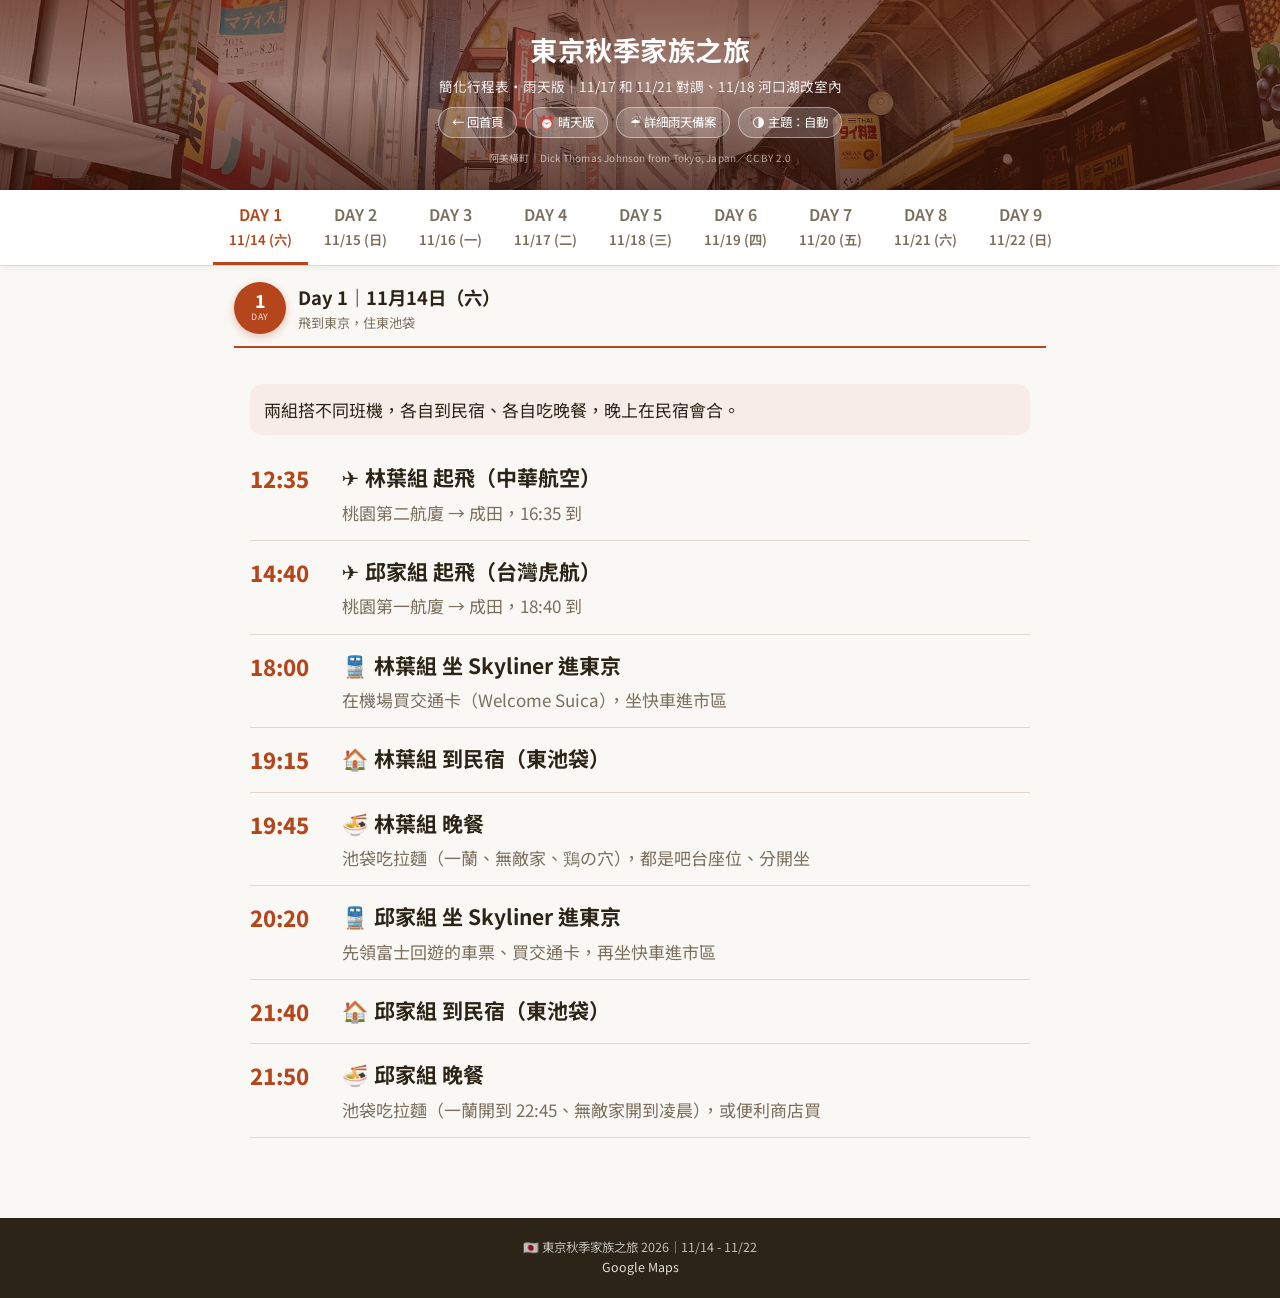
<file: docs/2026-11/simple-rain/index.html>
<!DOCTYPE html>
<html lang="zh-TW">
<head>
  <meta charset="UTF-8">
  <meta name="robots" content="noindex">
  <meta name="viewport" content="width=device-width, initial-scale=1.0">
  <title>⏰ 簡化行程表・雨天版｜東京 11/14～11/22</title>
  <meta name="description" content="東京秋季家族之旅簡化行程表雨天版：高尾山改到 11/21、富士山改室內">
  <meta name="theme-color" content="#B5451B">
  <link rel="stylesheet" href="../../assets/itinerary.css?v=20261113b">
  <!-- 字體非阻塞載入：CDN 連不上（例如在日本沒網路）時直接用系統內建中日文字型 -->
  <link rel="preconnect" href="https://fonts.googleapis.com">
  <link rel="preconnect" href="https://fonts.gstatic.com" crossorigin>
  <link href="https://fonts.googleapis.com/css2?family=Noto+Sans+TC:wght@400;500;600;700;800&display=swap"
        rel="stylesheet" media="print" onload="this.media='all'">
</head>
<body class="is-simple">

  <!-- ====== HEADER ====== -->
  <header class="site-header" data-hero>
    <div class="container">
      <h1>東京秋季家族之旅</h1>
      <p class="trip-dates">簡化行程表・雨天版｜11/17 和 11/21 對調、11/18 河口湖改室內</p>
      <div class="toolbar">
        <a class="tb-link" href="../../index.html">← 回首頁</a>
        <a class="tb-link" href="../simple/index.html">⏰ 晴天版</a>
        <a class="tb-link" href="../rain/index.html">☔ 詳細雨天備案</a>
        <button id="themeToggle" type="button" onclick="cycleTheme()">🌗 主題</button>
      </div>
    </div>
  </header>

  <!-- ====== STICKY DAY NAV ====== -->
  <nav class="day-nav" id="dayNav" aria-label="日期切換">
    <div class="day-nav-inner" role="tablist">
      <button role="tab" aria-selected="true"  aria-controls="day-1" onclick="showDay(1)" id="nav-1" class="active">DAY 1<br><small>11/14 (六)</small></button>
      <button role="tab" aria-selected="false" aria-controls="day-2" onclick="showDay(2)" id="nav-2">DAY 2<br><small>11/15 (日)</small></button>
      <button role="tab" aria-selected="false" aria-controls="day-3" onclick="showDay(3)" id="nav-3">DAY 3<br><small>11/16 (一)</small></button>
      <button role="tab" aria-selected="false" aria-controls="day-4" onclick="showDay(4)" id="nav-4">DAY 4<br><small>11/17 (二)</small></button>
      <button role="tab" aria-selected="false" aria-controls="day-5" onclick="showDay(5)" id="nav-5">DAY 5<br><small>11/18 (三)</small></button>
      <button role="tab" aria-selected="false" aria-controls="day-6" onclick="showDay(6)" id="nav-6">DAY 6<br><small>11/19 (四)</small></button>
      <button role="tab" aria-selected="false" aria-controls="day-7" onclick="showDay(7)" id="nav-7">DAY 7<br><small>11/20 (五)</small></button>
      <button role="tab" aria-selected="false" aria-controls="day-8" onclick="showDay(8)" id="nav-8">DAY 8<br><small>11/21 (六)</small></button>
      <button role="tab" aria-selected="false" aria-controls="day-9" onclick="showDay(9)" id="nav-9">DAY 9<br><small>11/22 (日)</small></button>
    </div>
  </nav>

  <!-- ====== MAIN ====== -->
  <main>

    <!-- ====== DAY 1 ====== -->
    <section class="day-section active" id="day-1" data-date="2026-11-14">
      <div class="container">
        <div class="day-header">
          <div class="day-badge">
            <span class="day-num">1</span>
            <span class="day-label">DAY</span>
          </div>
          <div class="day-info">
            <h2>Day 1｜11月14日（六）</h2>
            <p class="date-str">飛到東京，住東池袋</p>
          </div>
        </div>
        <div class="s-list">
          <div class="s-note">兩組搭不同班機，各自到民宿、各自吃晚餐，晚上在民宿會合。</div>
          <div class="s-item">
            <div class="s-time">12:35</div>
            <div class="s-body">
              <div class="s-title"><span class="s-ico">✈️</span>林葉組 起飛（中華航空）</div>
            <p class="s-desc">桃園第二航廈 → 成田，16:35 到</p>
            </div>
          </div>
          <div class="s-item">
            <div class="s-time">14:40</div>
            <div class="s-body">
              <div class="s-title"><span class="s-ico">✈️</span>邱家組 起飛（台灣虎航）</div>
            <p class="s-desc">桃園第一航廈 → 成田，18:40 到</p>
            </div>
          </div>
          <div class="s-item">
            <div class="s-time">18:00</div>
            <div class="s-body">
              <div class="s-title"><span class="s-ico">🚆</span>林葉組 坐 Skyliner 進東京</div>
            <p class="s-desc">在機場買交通卡（Welcome Suica），坐快車進市區</p>
            </div>
          </div>
          <div class="s-item">
            <div class="s-time">19:15</div>
            <div class="s-body">
              <div class="s-title"><span class="s-ico">🏠</span>林葉組 到民宿（東池袋）</div>
            </div>
          </div>
          <div class="s-item is-meal">
            <div class="s-time">19:45</div>
            <div class="s-body">
              <div class="s-title"><span class="s-ico">🍜</span>林葉組 晚餐</div>
            <p class="s-desc">池袋吃拉麵（一蘭、無敵家、鶏の穴），都是吧台座位、分開坐</p>
            </div>
          </div>
          <div class="s-item">
            <div class="s-time">20:20</div>
            <div class="s-body">
              <div class="s-title"><span class="s-ico">🚆</span>邱家組 坐 Skyliner 進東京</div>
            <p class="s-desc">先領富士回遊的車票、買交通卡，再坐快車進市區</p>
            </div>
          </div>
          <div class="s-item">
            <div class="s-time">21:40</div>
            <div class="s-body">
              <div class="s-title"><span class="s-ico">🏠</span>邱家組 到民宿（東池袋）</div>
            </div>
          </div>
          <div class="s-item is-meal">
            <div class="s-time">21:50</div>
            <div class="s-body">
              <div class="s-title"><span class="s-ico">🍜</span>邱家組 晚餐</div>
            <p class="s-desc">池袋吃拉麵（一蘭開到 22:45、無敵家開到凌晨），或便利商店買</p>
            </div>
          </div>
        </div>
      </div>
    </section>

    <!-- ====== DAY 2 ====== -->
    <section class="day-section" id="day-2" data-date="2026-11-15">
      <div class="container">
        <div class="day-header">
          <div class="day-badge">
            <span class="day-num">2</span>
            <span class="day-label">DAY</span>
          </div>
          <div class="day-info">
            <h2>Day 2｜11月15日（日）</h2>
            <p class="date-str">招福貓寺、明治神宮、新宿御苑，晚上吃牛舌</p>
          </div>
        </div>
        <div class="s-list">
          <div class="s-item is-go">
            <div class="s-time">09:00</div>
            <div class="s-body">
              <div class="s-title"><span class="s-ico">🚪</span>出門</div>
            </div>
          </div>
          <div class="s-item">
            <div class="s-time">10:05</div>
            <div class="s-body">
              <div class="s-title"><span class="s-ico">🐱</span>豪徳寺</div>
            <p class="s-desc">招財貓的老家！傳說一位大名打獵回來，被門口的貓招手請進寺裡，剛進門就下起大雷雨，他躲過一劫。寺裡有一整片白色招財貓排排站，可以請一隻小貓帶回家。</p>
            </div>
          </div>
          <div class="s-item">
            <div class="s-time">11:40</div>
            <div class="s-body">
              <div class="s-title"><span class="s-ico">⛩️</span>明治神宮</div>
            <p class="s-desc">祭拜明治天皇與皇后，1920 年建成。整片 70 萬平方公尺的森林，是當年全國捐來約 10 萬棵樹親手種出來的。入口大鳥居高 12 公尺，用千年以上的檜木做成。</p>
            </div>
          </div>
          <div class="s-item is-meal">
            <div class="s-time">12:55</div>
            <div class="s-body">
              <div class="s-title"><span class="s-ico">🍱</span>午餐</div>
            <p class="s-desc">壽喜燒：人形町今半（高價，要訂位）或ごまいち（平價，離新宿御苑近）</p>
            </div>
          </div>
          <div class="s-item">
            <div class="s-time">14:45</div>
            <div class="s-body">
              <div class="s-title"><span class="s-ico">🍂</span>新宿御苑</div>
            <p class="s-desc">以前是皇室專用的庭園，1949 年才開放給大家。一次看三種庭園：左右對稱的西式花園、大片草坪配大樹、日式池塘庭園。還有大溫室，種了 1,000 多種植物。這天剛好是菊花展最後一天。</p>
            </div>
          </div>
          <div class="s-item is-shop">
            <div class="s-time">16:30</div>
            <div class="s-body">
              <div class="s-title"><span class="s-ico">🛍️</span>自由時間：新宿<span class="s-shop-tag">可購物</span></div>
            <p class="s-desc">到 18:30。逛衣服、看藥妝，或喝咖啡休息。之後要搬行李去河口湖，大件的東西晚點再買。</p>
            </div>
          </div>
          <div class="s-item is-meal">
            <div class="s-time">19:00</div>
            <div class="s-body">
              <div class="s-title"><span class="s-ico">🥩</span>晚餐：仙台牛舌（已訂位）</div>
            <p class="s-desc">新宿，吃牛舌定食</p>
            </div>
          </div>
          <div class="s-item">
            <div class="s-time">20:30</div>
            <div class="s-body">
              <div class="s-title"><span class="s-ico">🏠</span>回民宿</div>
            </div>
          </div>
        </div>
      </div>
    </section>

    <!-- ====== DAY 3 ====== -->
    <section class="day-section" id="day-3" data-date="2026-11-16">
      <div class="container">
        <div class="day-header">
          <div class="day-badge">
            <span class="day-num">3</span>
            <span class="day-label">DAY</span>
          </div>
          <div class="day-info">
            <h2>Day 3｜11月16日（一）</h2>
            <p class="date-str">鎌倉大佛、江之島看夕陽</p>
          </div>
        </div>
        <div class="s-list">
          <div class="s-item is-go">
            <div class="s-time">08:15</div>
            <div class="s-body">
              <div class="s-title"><span class="s-ico">🚪</span>出門</div>
            <p class="s-desc">坐電車約 1 小時半到鎌倉</p>
            </div>
          </div>
          <div class="s-item">
            <div class="s-time">10:00</div>
            <div class="s-body">
              <div class="s-title"><span class="s-ico">⛩️</span>小町通、鶴岡八幡宮</div>
            <p class="s-desc">小町通是吃吃喝喝的老街。走到底是源賴朝蓋的鎌倉守護神社，大石階建於 12 世紀，爬上去可以看到鎌倉街景和海。</p>
            </div>
          </div>
          <div class="s-item is-meal">
            <div class="s-time">11:15</div>
            <div class="s-body">
              <div class="s-title"><span class="s-ico">🍽️</span>午餐</div>
            <p class="s-desc">鎌倉：吻仔魚丼（秋本）或炸豬排（あら珠），都要現場排隊</p>
            </div>
          </div>
          <div class="s-item">
            <div class="s-time">13:05</div>
            <div class="s-body">
              <div class="s-title"><span class="s-ico">🗿</span>鎌倉大佛</div>
            <p class="s-desc">1252 年開始鑄造的國寶，高約 11.3 公尺、重約 121 公噸。原本有大殿，被颱風和大海嘯毀了，從室町時代末就一直坐在露天。可以花 50 元鑽進佛像肚子裡看。</p>
            </div>
          </div>
          <div class="s-item">
            <div class="s-time">15:00</div>
            <div class="s-body">
              <div class="s-title"><span class="s-ico">🏝️</span>江之島</div>
            <p class="s-desc">海上的小島，島上的江島神社是日本三大弁財天之一。日本第一座戶外電扶梯直接送上山頂，再登上海邊燈塔看夕陽，天氣好可以看到富士山。</p>
            </div>
          </div>
          <div class="s-item is-meal">
            <div class="s-time">18:10</div>
            <div class="s-body">
              <div class="s-title"><span class="s-ico">🍽️</span>晚餐</div>
            <p class="s-desc">大船：海鮮定食（魚福）或和食（嗜好場，有包廂）</p>
            </div>
          </div>
          <div class="s-item">
            <div class="s-time">20:00</div>
            <div class="s-body">
              <div class="s-title"><span class="s-ico">🏠</span>回民宿</div>
            </div>
          </div>
        </div>
      </div>
    </section>

    <!-- ====== DAY 4 ====== -->
    <section class="day-section" id="day-4" data-date="2026-11-17">
      <div class="container">
        <div class="day-header">
          <div class="day-badge">
            <span class="day-num">4</span>
            <span class="day-label">DAY</span>
          </div>
          <div class="day-info">
            <h2>Day 4｜11月17日（二）雨天版</h2>
            <p class="date-str">六義園、上野公園（動物園或博物館）、阿美橫町，回池袋晚餐</p>
          </div>
        </div>
        <div class="s-list">
          <div class="s-item is-go">
            <div class="s-time">08:50</div>
            <div class="s-body">
              <div class="s-title"><span class="s-ico">🚪</span>出門</div>
            <p class="s-desc">走到池袋站坐電車，約 35 分</p>
            </div>
          </div>
          <div class="s-item">
            <div class="s-time">09:30</div>
            <div class="s-body">
              <div class="s-title"><span class="s-ico">🍁</span>六義園</div>
            <p class="s-desc">江戶時代大官柳澤吉保花 7 年蓋的庭園，把和歌裡的 88 個美景做進園子裡。國家特別名勝，繞一圈約 1 小時，11/17 楓葉可能還沒轉紅。</p>
            </div>
          </div>
          <div class="s-item is-meal">
            <div class="s-time">12:00</div>
            <div class="s-body">
              <div class="s-title"><span class="s-ico">🍜</span>午餐</div>
            <p class="s-desc">各自處理（駒込、上野一帶）</p>
            </div>
          </div>
          <div class="s-item">
            <div class="s-time">13:50</div>
            <div class="s-body">
              <div class="s-title"><span class="s-ico">🌳</span>上野公園</div>
            <p class="s-desc">日本最早的公園之一，有不忍池、博物館、動物園。山坡上有西鄉隆盛的銅像，是全國 2 萬 5 千多人捐錢做的。</p>
            </div>
          </div>
          <div class="s-item">
            <div class="s-time">14:15</div>
            <div class="s-body">
              <div class="s-title"><span class="s-ico">🏛️</span>上野的下午：動物園或博物館</div>
            <p class="s-desc">東京國立博物館（日本與東洋的美術）或國立科學博物館（自然與科學，小孩最愛），都在上野公園裡。</p>
            </div>
          </div>
          <div class="s-item is-shop">
            <div class="s-time">16:45</div>
            <div class="s-body">
              <div class="s-title"><span class="s-ico">🛍️</span>阿美橫町<span class="s-shop-tag">可購物</span></div>
            <p class="s-desc">戰後這裡有幾百個賣糖果的攤子，所以叫「糖果小巷」（アメ横）。現在約 400 家店，零食、乾貨、海鮮，很熱鬧。晚餐時間不固定，想多逛就晚點吃。</p>
            </div>
          </div>
          <div class="s-item is-meal">
            <div class="s-time">18:30</div>
            <div class="s-body">
              <div class="s-title"><span class="s-ico">🍽️</span>晚餐</div>
            <p class="s-desc">回池袋吃：鰻魚飯（吉川，先打電話問能不能帶小孩）、烤雞串（鳥貴族）或拉麵</p>
            </div>
          </div>
          <div class="s-item">
            <div class="s-time">20:00</div>
            <div class="s-body">
              <div class="s-title"><span class="s-ico">🏠</span>回民宿，打包</div>
            <p class="s-desc">明天很早出門，只帶手提行李</p>
            </div>
          </div>
          <div class="s-item">
            <div class="s-time">20:30</div>
            <div class="s-body">
              <div class="s-title"><span class="s-ico">🧳</span>把大行李寄在池袋</div>
            <p class="s-desc">寄在池袋東口五差路旁，11/19 晚上回東京再拿；明天只帶手提行李。</p>
            </div>
          </div>
        </div>
      </div>
    </section>

    <!-- ====== DAY 5 ====== -->
    <section class="day-section" id="day-5" data-date="2026-11-18">
      <div class="container">
        <div class="day-header">
          <div class="day-badge">
            <span class="day-num">5</span>
            <span class="day-label">DAY</span>
          </div>
          <div class="day-info">
            <h2>Day 5｜11月18日（三）雨天版</h2>
            <p class="date-str">去河口湖，午餐後看天氣：下雨看美術館、陰天或半晴坐纜車，晚上看夜楓</p>
          </div>
        </div>
        <div class="s-list">
          <div class="s-item is-go">
            <div class="s-time">06:50</div>
            <div class="s-body">
              <div class="s-title"><span class="s-ico">🚪</span>出門，只帶手提行李</div>
            </div>
          </div>
          <div class="s-item">
            <div class="s-time">08:30</div>
            <div class="s-body">
              <div class="s-title"><span class="s-ico">🚄</span>坐特急「富士回遊」</div>
            <p class="s-desc">新宿直達河口湖的特急，全車對號座，坐約 2 小時。</p>
            </div>
          </div>
          <div class="s-item">
            <div class="s-time">10:45</div>
            <div class="s-body">
              <div class="s-title"><span class="s-ico">🧳</span>飯店寄行李</div>
            <p class="s-desc">東橫 INN 富士河口湖大橋</p>
            </div>
          </div>
          <div class="s-item is-meal">
            <div class="s-time">11:30</div>
            <div class="s-body">
              <div class="s-title"><span class="s-ico">🥘</span>午餐</div>
            <p class="s-desc">山梨名產ほうとう：南瓜味噌燉寬麵，熱呼呼一大鍋。相傳是武田信玄的行軍餐（文獻多在江戶時代以後）。店只收現金。</p>
            </div>
          </div>
          <div class="branch">
            <div class="branch-head"><b>🔀 午餐後看天氣決定</b>　還在下雨看美術館；陰天或半晴先坐纜車。新倉山固定明天早上去。</div>
            <div class="branch-tabs" role="tablist">
              <button type="button" role="tab" data-b="wet" aria-selected="true" class="active">☔ 下雨<small>室內</small></button>
              <button type="button" role="tab" data-b="cloudy" aria-selected="false">☁️ 陰天或半晴<small>坐纜車</small></button>
            </div>
            <div class="branch-panel is-current" data-b="wet">
              <div class="branch-label">☔ 下雨：看室內美術館</div>
              <div class="s-item">
                <div class="s-time">13:30</div>
                <div class="s-body">
                  <div class="s-title"><span class="s-ico">🎻</span>河口湖北岸的美術館（室內）</div>
                <p class="s-desc">下雨改看室內，到時候選一間：音樂與森林美術館（有樂器表演），或久保田一竹美術館（和服染織藝術，離紅葉迴廊最近）。</p>
                </div>
              </div>
              <div class="s-item">
                <div class="s-time">16:30</div>
                <div class="s-body">
                  <div class="s-title"><span class="s-ico">🍁</span>紅葉迴廊（白天＋夜楓）</div>
                <p class="s-desc">小溪兩旁約 60 棵大楓樹排成 150 公尺的紅色隧道，晚上打燈像走進畫裡。這幾天剛好是紅葉祭。銀杏已經黃了；楓葉在湖邊和馬路旁比較紅。雨大就看 30 分鐘點燈，早點回飯店。</p>
                </div>
              </div>
            </div>
            <div class="branch-panel" data-b="cloudy">
              <div class="branch-label">☁️ 陰天或半晴：坐纜車，再看美術館</div>
              <div class="s-item">
                <div class="s-time">13:10</div>
                <div class="s-body">
                  <div class="s-title"><span class="s-ico">🚡</span>坐纜車上天上山</div>
                <p class="s-desc">3 分鐘到 1,075 公尺的山頂，看整個河口湖；陰天不一定看得到富士山。今天坐了纜車，明天就改坐船。</p>
                </div>
              </div>
              <div class="s-item">
                <div class="s-time">15:00</div>
                <div class="s-body">
                  <div class="s-title"><span class="s-ico">🎻</span>河口湖北岸的美術館（室內）</div>
                <p class="s-desc">下雨改看室內，到時候選一間：音樂與森林美術館（有樂器表演），或久保田一竹美術館（和服染織藝術，離紅葉迴廊最近）。</p>
                </div>
              </div>
              <div class="s-item">
                <div class="s-time">16:30</div>
                <div class="s-body">
                  <div class="s-title"><span class="s-ico">🍁</span>紅葉迴廊（白天＋夜楓）</div>
                <p class="s-desc">小溪兩旁約 60 棵大楓樹排成 150 公尺的紅色隧道，晚上打燈像走進畫裡。這幾天剛好是紅葉祭。銀杏已經黃了；楓葉在湖邊和馬路旁比較紅。雨大就看 30 分鐘點燈，早點回飯店。</p>
                </div>
              </div>
            </div>
          </div>
          <div class="s-item is-meal">
            <div class="s-time">18:30</div>
            <div class="s-body">
              <div class="s-title"><span class="s-ico">🍢</span>晚餐</div>
            <p class="s-desc">紅葉迴廊旁的もみじ亭（餺飥、定食）；可能提早關門，關了就吃紅葉祭的小吃攤</p>
            </div>
          </div>
          <div class="s-item">
            <div class="s-time">20:00</div>
            <div class="s-body">
              <div class="s-title"><span class="s-ico">🏨</span>入住飯店</div>
            </div>
          </div>
        </div>
      </div>
    </section>

    <!-- ====== DAY 6 ====== -->
    <section class="day-section" id="day-6" data-date="2026-11-19">
      <div class="container">
        <div class="day-header">
          <div class="day-badge">
            <span class="day-num">6</span>
            <span class="day-label">DAY</span>
          </div>
          <div class="day-info">
            <h2>Day 6｜11月19日（四）雨天版</h2>
            <p class="date-str">早上新倉山、本町通，中午大石公園，下午坐纜車看日落或坐船，坐巴士回池袋拿大行李，再到淺草</p>
          </div>
        </div>
        <div class="s-list">
          <div class="s-item">
            <div class="s-time">07:00</div>
            <div class="s-body">
              <div class="s-title"><span class="s-ico">🍳</span>飯店早餐</div>
            <p class="s-desc">9 點退房出門</p>
            </div>
          </div>
          <div class="s-item">
                <div class="s-time">09:20</div>
                <div class="s-body">
                  <div class="s-title"><span class="s-ico">🗻</span>新倉山淺間公園</div>
                <p class="s-desc">世界知名的日本代表風景：紅色五重塔加上富士山。要爬 398 階「咲耶姬階梯」，走不動可以在下面神社等大家。早上陽光從正面照著富士山。</p>
                </div>
              </div>
          <div class="s-item">
            <div class="s-time">10:50</div>
            <div class="s-body">
              <div class="s-title"><span class="s-ico">📸</span>本町通（老商店街配富士山）</div>
            <p class="s-desc">街道正前方就是富士山，是從平地看的角度。不要站到車道上拍照。</p>
            </div>
          </div>
              <div class="s-item">
                <div class="s-time">12:45</div>
                <div class="s-body">
                  <div class="s-title"><span class="s-ico">🌸</span>大石公園</div>
                <p class="s-desc">河口湖北邊看富士山最漂亮的地方，有 350 公尺長的花步道。湖、花、富士山一起入鏡，最適合拍全家福。</p>
                </div>
              </div>
              <div class="s-item is-meal">
                <div class="s-time">13:00</div>
                <div class="s-body">
                  <div class="s-title"><span class="s-ico">☕</span>午餐</div>
                <p class="s-desc">大石公園旁：披薩（BRAND NEW DAY）、餺飥（紅梅や，可訂位）或買麵包（Lake Bake）</p>
                </div>
              </div>
              <div class="s-item">
                <div class="s-time">14:30</div>
                <div class="s-body">
                  <div class="s-title"><span class="s-ico">🚡</span>坐纜車看日落（11/18 坐過纜車就改坐遊覽船）</div>
                <p class="s-desc">3 分鐘到 1,075 公尺的山頂，看富士山和整個河口湖；待到 16:36 日落，看夕陽照紅的富士山。</p>
                </div>
              </div>
              <div class="s-item">
                <div class="s-time">17:05</div>
                <div class="s-body">
                  <div class="s-title"><span class="s-ico">🧳</span>回飯店拿手提行李</div>
                <p class="s-desc">再坐飯店的接駁車到河口湖駅</p>
                </div>
              </div>
          <div class="s-item">
            <div class="s-time">17:50</div>
            <div class="s-body">
              <div class="s-title"><span class="s-ico">🚌</span>坐高速巴士回東京</div>
            <p class="s-desc">直達池袋站東口，19:49 到</p>
            </div>
          </div>
          <div class="s-item">
            <div class="s-time">20:00</div>
            <div class="s-body">
              <div class="s-title"><span class="s-ico">🧳</span>拿大行李</div>
            <p class="s-desc">池袋東口五差路旁，11/17 寄的</p>
            </div>
          </div>
          <div class="s-item is-meal">
            <div class="s-time">20:15</div>
            <div class="s-body">
              <div class="s-title"><span class="s-ico">🍙</span>晚餐</div>
            <p class="s-desc">池袋：烏龍麵（20:30 最後點餐）或拉麵</p>
            </div>
          </div>
          <div class="s-item">
            <div class="s-time">21:45</div>
            <div class="s-body">
              <div class="s-title"><span class="s-ico">🏠</span>入住淺草民宿</div>
            </div>
          </div>
        </div>
      </div>
    </section>

    <!-- ====== DAY 7 ====== -->
    <section class="day-section" id="day-7" data-date="2026-11-20">
      <div class="container">
        <div class="day-header">
          <div class="day-badge">
            <span class="day-num">7</span>
            <span class="day-label">DAY</span>
          </div>
          <div class="day-info">
            <h2>Day 7｜11月20日（五）</h2>
            <p class="date-str">淺草寺、仲見世，下午自由選（晴空塔聖誕市集、展望台、逛街、休息）</p>
          </div>
        </div>
        <div class="s-list">
          <div class="s-item is-go">
            <div class="s-time">08:50</div>
            <div class="s-body">
              <div class="s-title"><span class="s-ico">🚪</span>出門</div>
            <p class="s-desc">走路約 20 分到雷門</p>
            </div>
          </div>
          <div class="s-item">
            <div class="s-time">09:10</div>
            <div class="s-body">
              <div class="s-title"><span class="s-ico">⛩️</span>淺草寺、雷門、仲見世</div>
            <p class="s-desc">東京最古老的寺廟。628 年兩兄弟在隅田川捕魚，網子撈起一尊觀音像，就這樣有了淺草寺。雷門大燈籠高 3.9 公尺、重 700 公斤。仲見世是日本最古老的商店街之一，300 多年前就在賣東西。</p>
            </div>
          </div>
          <div class="s-item is-meal">
            <div class="s-time">12:00</div>
            <div class="s-body">
              <div class="s-title"><span class="s-ico">🥩</span>午餐：炸牛排（已訂位）</div>
            <p class="s-desc">雷門旁大樓的 2 樓分店，12:00 訂好位，11:50 前到；吃 45 分鐘，人多可能分幾桌坐。</p>
            </div>
          </div>
          <div class="s-item is-shop">
            <div class="s-time">12:45</div>
            <div class="s-body">
              <div class="s-title"><span class="s-ico">🎄</span>下午自由選，18:00 晚餐會合<span class="s-shop-tag">可購物</span></div>
            <p class="s-desc">每個人選自己想去的，可以中途換：<br>🎄 晴空塔下的聖誕市集和商場，16:00 點燈（市集只收現金）<br>🗼 上晴空塔 350 公尺展望台，看夕陽和夜景<br>🛍️ 淺草一帶逛藥妝、衣服<br>🌉 隅田川河邊公園散步，看對岸 634 公尺的晴空塔<br>🏠 回民宿休息</p>
            </div>
          </div>
          <div class="s-item is-meal">
            <div class="s-time">18:00</div>
            <div class="s-body">
              <div class="s-title"><span class="s-ico">🍲</span>晚餐</div>
            <p class="s-desc">各自處理，可以在聖誕市集吃</p>
            </div>
          </div>
        </div>
      </div>
    </section>

    <!-- ====== DAY 8 ====== -->
    <section class="day-section" id="day-8" data-date="2026-11-21">
      <div class="container">
        <div class="day-header">
          <div class="day-badge">
            <span class="day-num">8</span>
            <span class="day-label">DAY</span>
          </div>
          <div class="day-info">
            <h2>Day 8｜11月21日（六）雨天版</h2>
            <p class="date-str">高尾山賞楓、爬到山頂，傍晚回淺草</p>
          </div>
        </div>
        <div class="s-list">
          <div class="s-item is-go">
            <div class="s-time">07:05</div>
            <div class="s-body">
              <div class="s-title"><span class="s-ico">🚪</span>出門</div>
            <p class="s-desc">坐電車約 2 小時</p>
            </div>
          </div>
          <div class="s-item">
            <div class="s-time">09:20</div>
            <div class="s-body">
              <div class="s-title"><span class="s-ico">🚡</span>坐纜車或吊椅上山</div>
            <p class="s-desc">纜車是日本最陡的，最大坡度約 31 度。</p>
            </div>
          </div>
          <div class="s-item">
            <div class="s-time">09:40</div>
            <div class="s-body">
              <div class="s-title"><span class="s-ico">🍁</span>高尾山、藥王院</div>
            <p class="s-desc">藥王院在 744 年開山，已經 1,280 多年。天狗是這裡神明的使者，能消災招福，境內到處都是天狗像。途中有棵「章魚杉」，傳說開路時樹根一夜之間自己彎起來讓路。</p>
            </div>
          </div>
          <div class="s-item">
            <div class="s-time">11:30</div>
            <div class="s-body">
              <div class="s-title"><span class="s-ico">⛰️</span>高尾山山頂</div>
            <p class="s-desc">海拔 599 公尺，晴天看得到富士山。走不動的人在藥王院等就好。</p>
            </div>
          </div>
          <div class="s-item is-meal">
            <div class="s-time">11:45</div>
            <div class="s-body">
              <div class="s-title"><span class="s-ico">🍜</span>午餐</div>
            <p class="s-desc">山上的茶屋</p>
            </div>
          </div>
          <div class="s-item">
            <div class="s-time">14:00</div>
            <div class="s-body">
              <div class="s-title"><span class="s-ico">🛍️</span>山下商店街</div>
            <p class="s-desc">下山後的老街，邊走邊吃天狗燒、糰子。</p>
            </div>
          </div>
          <div class="s-item">
            <div class="s-time">16:30</div>
            <div class="s-body">
              <div class="s-title"><span class="s-ico">🏠</span>回民宿，整理行李</div>
            <p class="s-desc">明天一早就要回台灣</p>
            </div>
          </div>
          <div class="s-item is-shop">
            <div class="s-time">17:00</div>
            <div class="s-body">
              <div class="s-title"><span class="s-ico">🛍️</span>淺草一帶逛街<span class="s-shop-tag">可購物</span></div>
            <p class="s-desc">逛衣服、看藥妝。晚餐時間不固定，想多逛就晚點吃。</p>
            </div>
          </div>
          <div class="s-item is-meal">
            <div class="s-time">18:00</div>
            <div class="s-body">
              <div class="s-title"><span class="s-ico">🍲</span>晚餐</div>
            <p class="s-desc">上野吃燒肉（房家、ここから或叙々苑），先訂位</p>
            </div>
          </div>
        </div>
      </div>
    </section>

    <!-- ====== DAY 9 ====== -->
    <section class="day-section" id="day-9" data-date="2026-11-22">
      <div class="container">
        <div class="day-header">
          <div class="day-badge">
            <span class="day-num">9</span>
            <span class="day-label">DAY</span>
          </div>
          <div class="day-info">
            <h2>Day 9｜11月22日（日）</h2>
            <p class="date-str">回台灣</p>
          </div>
        </div>
        <div class="s-list">
          <div class="s-note">兩組搭不同班機，邱家組先走。</div>
          <div class="s-item is-go">
            <div class="s-time">07:15</div>
            <div class="s-body">
              <div class="s-title"><span class="s-ico">🚪</span>邱家組 出門</div>
            <p class="s-desc">帶大行李坐 Skyliner 去成田</p>
            </div>
          </div>
          <div class="s-item is-go">
            <div class="s-time">09:30</div>
            <div class="s-body">
              <div class="s-title"><span class="s-ico">🚪</span>林葉組 退房出門</div>
            <p class="s-desc">先吃早餐再坐 Skyliner 去成田</p>
            </div>
          </div>
          <div class="s-item">
            <div class="s-time">11:25</div>
            <div class="s-body">
              <div class="s-title"><span class="s-ico">✈️</span>邱家組 起飛（台灣虎航）</div>
            <p class="s-desc">成田第 2 航廈出發，14:45 到桃園</p>
            </div>
          </div>
          <div class="s-item">
            <div class="s-time">14:35</div>
            <div class="s-body">
              <div class="s-title"><span class="s-ico">✈️</span>林葉組 起飛（中華航空）</div>
            <p class="s-desc">成田第 2 航廈出發，17:45 到桃園</p>
            </div>
          </div>
        </div>
      </div>
    </section>

  </main>

  <!-- ====== FOOTER ====== -->
  <footer class="site-footer">
    <div class="container">
      <p>🇯🇵 東京秋季家族之旅 2026｜11/14 - 11/22</p>
      <p><a href="https://www.google.com/maps" target="_blank" rel="noopener">Google Maps</a></p>
    </div>
  </footer>

  <script src="../../assets/hero/hero.js"></script>
  <script>
    if (window.applyHero) window.applyHero('../../assets/hero/');
  </script>
  <script src="../trip.js"></script>
  <script>/* 簡化版：記住的日期和主行程表分開存 */ window.TRIP.key = function (k) { return '2026-11-simple-rain:' + k; };</script>
  <script src="../../assets/itinerary.js?v=20261113b"></script>

</body>
</html>
</file>
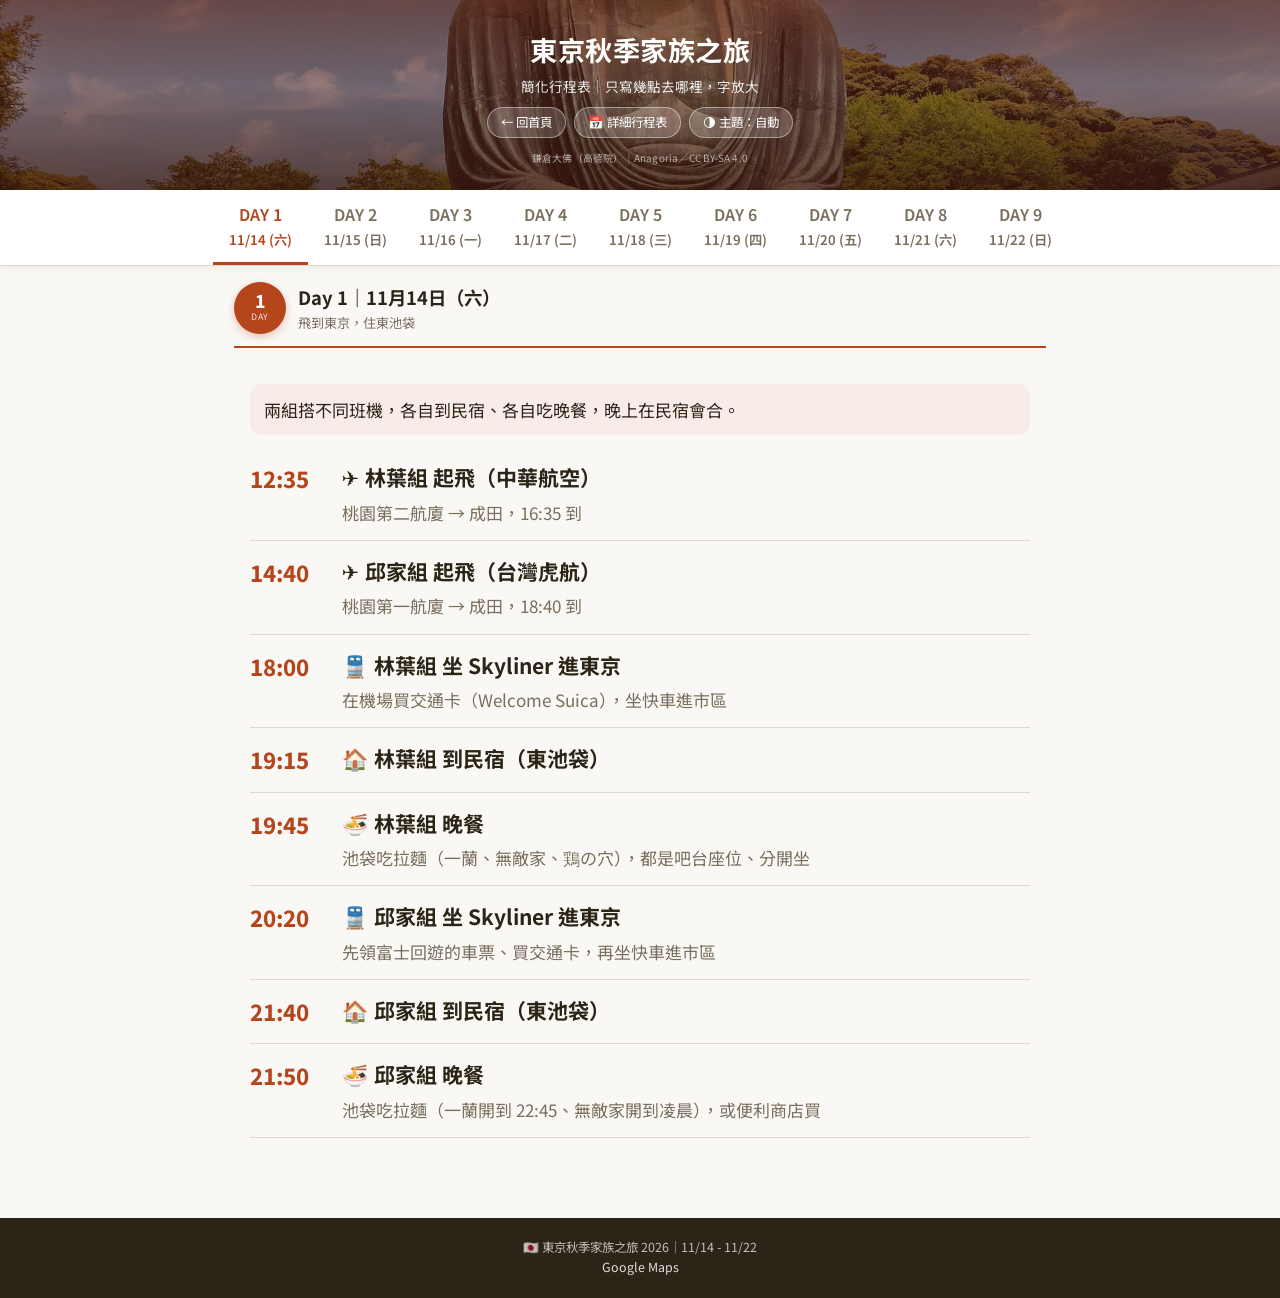
<file: docs/2026-11/simple/index.html>
<!DOCTYPE html>
<html lang="zh-TW">
<head>
  <meta charset="UTF-8">
  <meta name="viewport" content="width=device-width, initial-scale=1.0">
  <title>⏰ 簡化行程表｜東京 11/14～11/22</title>
  <meta name="description" content="東京秋季家族之旅簡化行程表：每天幾點去哪裡">
  <meta name="theme-color" content="#B5451B">
  <link rel="stylesheet" href="../../assets/itinerary.css?v=20261113b">
  <!-- 字體非阻塞載入：CDN 連不上（例如在日本沒網路）時直接用系統內建中日文字型 -->
  <link rel="preconnect" href="https://fonts.googleapis.com">
  <link rel="preconnect" href="https://fonts.gstatic.com" crossorigin>
  <link href="https://fonts.googleapis.com/css2?family=Noto+Sans+TC:wght@400;500;600;700;800&display=swap"
        rel="stylesheet" media="print" onload="this.media='all'">
</head>
<body class="is-simple">

  <!-- ====== HEADER ====== -->
  <header class="site-header" data-hero>
    <div class="container">
      <h1>東京秋季家族之旅</h1>
      <p class="trip-dates">簡化行程表｜只寫幾點去哪裡，字放大</p>
      <div class="toolbar">
        <a class="tb-link" href="../../index.html">← 回首頁</a>
        <a class="tb-link" href="../final/index.html">📅 詳細行程表</a>
        <button id="themeToggle" type="button" onclick="cycleTheme()">🌗 主題</button>
      </div>
    </div>
  </header>

  <!-- ====== STICKY DAY NAV ====== -->
  <nav class="day-nav" id="dayNav" aria-label="日期切換">
    <div class="day-nav-inner" role="tablist">
      <button role="tab" aria-selected="true"  aria-controls="day-1" onclick="showDay(1)" id="nav-1" class="active">DAY 1<br><small>11/14 (六)</small></button>
      <button role="tab" aria-selected="false" aria-controls="day-2" onclick="showDay(2)" id="nav-2">DAY 2<br><small>11/15 (日)</small></button>
      <button role="tab" aria-selected="false" aria-controls="day-3" onclick="showDay(3)" id="nav-3">DAY 3<br><small>11/16 (一)</small></button>
      <button role="tab" aria-selected="false" aria-controls="day-4" onclick="showDay(4)" id="nav-4">DAY 4<br><small>11/17 (二)</small></button>
      <button role="tab" aria-selected="false" aria-controls="day-5" onclick="showDay(5)" id="nav-5">DAY 5<br><small>11/18 (三)</small></button>
      <button role="tab" aria-selected="false" aria-controls="day-6" onclick="showDay(6)" id="nav-6">DAY 6<br><small>11/19 (四)</small></button>
      <button role="tab" aria-selected="false" aria-controls="day-7" onclick="showDay(7)" id="nav-7">DAY 7<br><small>11/20 (五)</small></button>
      <button role="tab" aria-selected="false" aria-controls="day-8" onclick="showDay(8)" id="nav-8">DAY 8<br><small>11/21 (六)</small></button>
      <button role="tab" aria-selected="false" aria-controls="day-9" onclick="showDay(9)" id="nav-9">DAY 9<br><small>11/22 (日)</small></button>
    </div>
  </nav>

  <!-- ====== MAIN ====== -->
  <main>

    <!-- ====== DAY 1 ====== -->
    <section class="day-section active" id="day-1" data-date="2026-11-14">
      <div class="container">
        <div class="day-header">
          <div class="day-badge">
            <span class="day-num">1</span>
            <span class="day-label">DAY</span>
          </div>
          <div class="day-info">
            <h2>Day 1｜11月14日（六）</h2>
            <p class="date-str">飛到東京，住東池袋</p>
          </div>
        </div>
        <div class="s-list">
          <div class="s-note">兩組搭不同班機，各自到民宿、各自吃晚餐，晚上在民宿會合。</div>
          <div class="s-item">
            <div class="s-time">12:35</div>
            <div class="s-body">
              <div class="s-title"><span class="s-ico">✈️</span>林葉組 起飛（中華航空）</div>
            <p class="s-desc">桃園第二航廈 → 成田，16:35 到</p>
            </div>
          </div>
          <div class="s-item">
            <div class="s-time">14:40</div>
            <div class="s-body">
              <div class="s-title"><span class="s-ico">✈️</span>邱家組 起飛（台灣虎航）</div>
            <p class="s-desc">桃園第一航廈 → 成田，18:40 到</p>
            </div>
          </div>
          <div class="s-item">
            <div class="s-time">18:00</div>
            <div class="s-body">
              <div class="s-title"><span class="s-ico">🚆</span>林葉組 坐 Skyliner 進東京</div>
            <p class="s-desc">在機場買交通卡（Welcome Suica），坐快車進市區</p>
            </div>
          </div>
          <div class="s-item">
            <div class="s-time">19:15</div>
            <div class="s-body">
              <div class="s-title"><span class="s-ico">🏠</span>林葉組 到民宿（東池袋）</div>
            </div>
          </div>
          <div class="s-item is-meal">
            <div class="s-time">19:45</div>
            <div class="s-body">
              <div class="s-title"><span class="s-ico">🍜</span>林葉組 晚餐</div>
            <p class="s-desc">池袋吃拉麵（一蘭、無敵家、鶏の穴），都是吧台座位、分開坐</p>
            </div>
          </div>
          <div class="s-item">
            <div class="s-time">20:20</div>
            <div class="s-body">
              <div class="s-title"><span class="s-ico">🚆</span>邱家組 坐 Skyliner 進東京</div>
            <p class="s-desc">先領富士回遊的車票、買交通卡，再坐快車進市區</p>
            </div>
          </div>
          <div class="s-item">
            <div class="s-time">21:40</div>
            <div class="s-body">
              <div class="s-title"><span class="s-ico">🏠</span>邱家組 到民宿（東池袋）</div>
            </div>
          </div>
          <div class="s-item is-meal">
            <div class="s-time">21:50</div>
            <div class="s-body">
              <div class="s-title"><span class="s-ico">🍜</span>邱家組 晚餐</div>
            <p class="s-desc">池袋吃拉麵（一蘭開到 22:45、無敵家開到凌晨），或便利商店買</p>
            </div>
          </div>
        </div>
      </div>
    </section>

    <!-- ====== DAY 2 ====== -->
    <section class="day-section" id="day-2" data-date="2026-11-15">
      <div class="container">
        <div class="day-header">
          <div class="day-badge">
            <span class="day-num">2</span>
            <span class="day-label">DAY</span>
          </div>
          <div class="day-info">
            <h2>Day 2｜11月15日（日）</h2>
            <p class="date-str">招福貓寺、明治神宮、新宿御苑，晚上吃牛舌</p>
          </div>
        </div>
        <div class="s-list">
          <div class="s-item is-go">
            <div class="s-time">09:00</div>
            <div class="s-body">
              <div class="s-title"><span class="s-ico">🚪</span>出門</div>
            </div>
          </div>
          <div class="s-item">
            <div class="s-time">10:05</div>
            <div class="s-body">
              <div class="s-title"><span class="s-ico">🐱</span>豪徳寺</div>
            <p class="s-desc">招財貓的老家！傳說一位大名打獵回來，被門口的貓招手請進寺裡，剛進門就下起大雷雨，他躲過一劫。寺裡有一整片白色招財貓排排站，可以請一隻小貓帶回家。</p>
            </div>
          </div>
          <div class="s-item">
            <div class="s-time">11:40</div>
            <div class="s-body">
              <div class="s-title"><span class="s-ico">⛩️</span>明治神宮</div>
            <p class="s-desc">祭拜明治天皇與皇后，1920 年建成。整片 70 萬平方公尺的森林，是當年全國捐來約 10 萬棵樹親手種出來的。入口大鳥居高 12 公尺，用千年以上的檜木做成。</p>
            </div>
          </div>
          <div class="s-item is-meal">
            <div class="s-time">12:55</div>
            <div class="s-body">
              <div class="s-title"><span class="s-ico">🍱</span>午餐</div>
            <p class="s-desc">壽喜燒：人形町今半（高價，要訂位）或ごまいち（平價，離新宿御苑近）</p>
            </div>
          </div>
          <div class="s-item">
            <div class="s-time">14:45</div>
            <div class="s-body">
              <div class="s-title"><span class="s-ico">🍂</span>新宿御苑</div>
            <p class="s-desc">以前是皇室專用的庭園，1949 年才開放給大家。一次看三種庭園：左右對稱的西式花園、大片草坪配大樹、日式池塘庭園。還有大溫室，種了 1,000 多種植物。這天剛好是菊花展最後一天。</p>
            </div>
          </div>
          <div class="s-item is-shop">
            <div class="s-time">16:30</div>
            <div class="s-body">
              <div class="s-title"><span class="s-ico">🛍️</span>自由時間：新宿<span class="s-shop-tag">可購物</span></div>
            <p class="s-desc">到 18:30。逛衣服、看藥妝，或喝咖啡休息。之後要搬行李去河口湖，大件的東西晚點再買。</p>
            </div>
          </div>
          <div class="s-item is-meal">
            <div class="s-time">19:00</div>
            <div class="s-body">
              <div class="s-title"><span class="s-ico">🥩</span>晚餐：仙台牛舌（已訂位）</div>
            <p class="s-desc">新宿，吃牛舌定食</p>
            </div>
          </div>
          <div class="s-item">
            <div class="s-time">20:30</div>
            <div class="s-body">
              <div class="s-title"><span class="s-ico">🏠</span>回民宿</div>
            </div>
          </div>
        </div>
      </div>
    </section>

    <!-- ====== DAY 3 ====== -->
    <section class="day-section" id="day-3" data-date="2026-11-16">
      <div class="container">
        <div class="day-header">
          <div class="day-badge">
            <span class="day-num">3</span>
            <span class="day-label">DAY</span>
          </div>
          <div class="day-info">
            <h2>Day 3｜11月16日（一）</h2>
            <p class="date-str">鎌倉大佛、江之島看夕陽</p>
          </div>
        </div>
        <div class="s-list">
          <div class="s-item is-go">
            <div class="s-time">08:15</div>
            <div class="s-body">
              <div class="s-title"><span class="s-ico">🚪</span>出門</div>
            <p class="s-desc">坐電車約 1 小時半到鎌倉</p>
            </div>
          </div>
          <div class="s-item">
            <div class="s-time">10:00</div>
            <div class="s-body">
              <div class="s-title"><span class="s-ico">⛩️</span>小町通、鶴岡八幡宮</div>
            <p class="s-desc">小町通是吃吃喝喝的老街。走到底是源賴朝蓋的鎌倉守護神社，大石階建於 12 世紀，爬上去可以看到鎌倉街景和海。</p>
            </div>
          </div>
          <div class="s-item is-meal">
            <div class="s-time">11:15</div>
            <div class="s-body">
              <div class="s-title"><span class="s-ico">🍽️</span>午餐</div>
            <p class="s-desc">鎌倉：吻仔魚丼（秋本）或炸豬排（あら珠），都要現場排隊</p>
            </div>
          </div>
          <div class="s-item">
            <div class="s-time">13:05</div>
            <div class="s-body">
              <div class="s-title"><span class="s-ico">🗿</span>鎌倉大佛</div>
            <p class="s-desc">1252 年開始鑄造的國寶，高約 11.3 公尺、重約 121 公噸。原本有大殿，被颱風和大海嘯毀了，從室町時代末就一直坐在露天。可以花 50 元鑽進佛像肚子裡看。</p>
            </div>
          </div>
          <div class="s-item">
            <div class="s-time">15:00</div>
            <div class="s-body">
              <div class="s-title"><span class="s-ico">🏝️</span>江之島</div>
            <p class="s-desc">海上的小島，島上的江島神社是日本三大弁財天之一。日本第一座戶外電扶梯直接送上山頂，再登上海邊燈塔看夕陽，天氣好可以看到富士山。</p>
            </div>
          </div>
          <div class="s-item is-meal">
            <div class="s-time">18:10</div>
            <div class="s-body">
              <div class="s-title"><span class="s-ico">🍽️</span>晚餐</div>
            <p class="s-desc">大船：海鮮定食（魚福）或和食（嗜好場，有包廂）</p>
            </div>
          </div>
          <div class="s-item">
            <div class="s-time">20:00</div>
            <div class="s-body">
              <div class="s-title"><span class="s-ico">🏠</span>回民宿</div>
            </div>
          </div>
        </div>
      </div>
    </section>

    <!-- ====== DAY 4 ====== -->
    <section class="day-section" id="day-4" data-date="2026-11-17">
      <div class="container">
        <div class="day-header">
          <div class="day-badge">
            <span class="day-num">4</span>
            <span class="day-label">DAY</span>
          </div>
          <div class="day-info">
            <h2>Day 4｜11月17日（二）</h2>
            <p class="date-str">六義園、上野公園（動物園或博物館）、阿美橫町，回池袋晚餐</p>
          </div>
        </div>
        <div class="s-list">
          <div class="s-item is-go">
            <div class="s-time">08:50</div>
            <div class="s-body">
              <div class="s-title"><span class="s-ico">🚪</span>出門</div>
            <p class="s-desc">走到池袋站坐電車，約 35 分</p>
            </div>
          </div>
          <div class="s-item">
            <div class="s-time">09:30</div>
            <div class="s-body">
              <div class="s-title"><span class="s-ico">🍁</span>六義園</div>
            <p class="s-desc">江戶時代大官柳澤吉保花 7 年蓋的庭園，把和歌裡的 88 個美景做進園子裡。國家特別名勝，繞一圈約 1 小時，11/17 楓葉可能還沒轉紅。</p>
            </div>
          </div>
          <div class="s-item is-meal">
            <div class="s-time">12:00</div>
            <div class="s-body">
              <div class="s-title"><span class="s-ico">🍜</span>午餐</div>
            <p class="s-desc">各自處理（駒込、上野一帶）</p>
            </div>
          </div>
          <div class="s-item">
            <div class="s-time">13:50</div>
            <div class="s-body">
              <div class="s-title"><span class="s-ico">🌳</span>上野公園</div>
            <p class="s-desc">日本最早的公園之一，有不忍池、博物館、動物園。山坡上有西鄉隆盛的銅像，是全國 2 萬 5 千多人捐錢做的。</p>
            </div>
          </div>
          <div class="s-item">
            <div class="s-time">14:15</div>
            <div class="s-body">
              <div class="s-title"><span class="s-ico">🏛️</span>上野的下午：動物園或博物館</div>
            <p class="s-desc">東京國立博物館（日本與東洋的美術）或國立科學博物館（自然與科學，小孩最愛），都在上野公園裡。</p>
            </div>
          </div>
          <div class="s-item is-shop">
            <div class="s-time">16:45</div>
            <div class="s-body">
              <div class="s-title"><span class="s-ico">🛍️</span>阿美橫町<span class="s-shop-tag">可購物</span></div>
            <p class="s-desc">戰後這裡有幾百個賣糖果的攤子，所以叫「糖果小巷」（アメ横）。現在約 400 家店，零食、乾貨、海鮮，很熱鬧。晚餐時間不固定，想多逛就晚點吃。</p>
            </div>
          </div>
          <div class="s-item is-meal">
            <div class="s-time">18:30</div>
            <div class="s-body">
              <div class="s-title"><span class="s-ico">🍽️</span>晚餐</div>
            <p class="s-desc">回池袋吃：鰻魚飯（吉川，先打電話問能不能帶小孩）、烤雞串（鳥貴族）或拉麵</p>
            </div>
          </div>
          <div class="s-item">
            <div class="s-time">20:00</div>
            <div class="s-body">
              <div class="s-title"><span class="s-ico">🏠</span>回民宿，打包</div>
            <p class="s-desc">明天很早出門，只帶手提行李</p>
            </div>
          </div>
          <div class="s-item">
            <div class="s-time">20:30</div>
            <div class="s-body">
              <div class="s-title"><span class="s-ico">🧳</span>把大行李寄在池袋</div>
            <p class="s-desc">寄在池袋東口五差路旁，11/19 晚上回東京再拿；明天只帶手提行李。</p>
            </div>
          </div>
        </div>
      </div>
    </section>

    <!-- ====== DAY 5 ====== -->
    <section class="day-section" id="day-5" data-date="2026-11-18">
      <div class="container">
        <div class="day-header">
          <div class="day-badge">
            <span class="day-num">5</span>
            <span class="day-label">DAY</span>
          </div>
          <div class="day-info">
            <h2>Day 5｜11月18日（三）</h2>
            <p class="date-str">去河口湖，午餐後看天氣：下雨看美術館、陰天或半晴坐纜車，晚上看夜楓</p>
          </div>
        </div>
        <div class="s-list">
          <div class="s-item is-go">
            <div class="s-time">06:50</div>
            <div class="s-body">
              <div class="s-title"><span class="s-ico">🚪</span>出門，只帶手提行李</div>
            </div>
          </div>
          <div class="s-item">
            <div class="s-time">08:30</div>
            <div class="s-body">
              <div class="s-title"><span class="s-ico">🚄</span>坐特急「富士回遊」</div>
            <p class="s-desc">新宿直達河口湖的特急，全車對號座，坐約 2 小時。</p>
            </div>
          </div>
          <div class="s-item">
            <div class="s-time">10:45</div>
            <div class="s-body">
              <div class="s-title"><span class="s-ico">🧳</span>飯店寄行李</div>
            <p class="s-desc">東橫 INN 富士河口湖大橋</p>
            </div>
          </div>
          <div class="s-item is-meal">
            <div class="s-time">11:30</div>
            <div class="s-body">
              <div class="s-title"><span class="s-ico">🥘</span>午餐</div>
            <p class="s-desc">山梨名產ほうとう：南瓜味噌燉寬麵，熱呼呼一大鍋。相傳是武田信玄的行軍餐（文獻多在江戶時代以後）。店只收現金。</p>
            </div>
          </div>
          <div class="branch">
            <div class="branch-head"><b>🔀 午餐後看天氣決定</b>　還在下雨看美術館；陰天或半晴先坐纜車。新倉山固定明天早上去。</div>
            <div class="branch-tabs" role="tablist">
              <button type="button" role="tab" data-b="wet" aria-selected="true" class="active">☔ 下雨<small>室內</small></button>
              <button type="button" role="tab" data-b="cloudy" aria-selected="false">☁️ 陰天或半晴<small>坐纜車</small></button>
            </div>
            <div class="branch-panel is-current" data-b="wet">
              <div class="branch-label">☔ 下雨：看室內美術館</div>
              <div class="s-item">
                <div class="s-time">13:30</div>
                <div class="s-body">
                  <div class="s-title"><span class="s-ico">🎻</span>河口湖北岸的美術館（室內）</div>
                <p class="s-desc">下雨改看室內，到時候選一間：音樂與森林美術館（有樂器表演），或久保田一竹美術館（和服染織藝術，離紅葉迴廊最近）。</p>
                </div>
              </div>
              <div class="s-item">
                <div class="s-time">16:30</div>
                <div class="s-body">
                  <div class="s-title"><span class="s-ico">🍁</span>紅葉迴廊（白天＋夜楓）</div>
                <p class="s-desc">小溪兩旁約 60 棵大楓樹排成 150 公尺的紅色隧道，晚上打燈像走進畫裡。這幾天剛好是紅葉祭。銀杏已經黃了；楓葉在湖邊和馬路旁比較紅。雨大就看 30 分鐘點燈，早點回飯店。</p>
                </div>
              </div>
            </div>
            <div class="branch-panel" data-b="cloudy">
              <div class="branch-label">☁️ 陰天或半晴：坐纜車，再看美術館</div>
              <div class="s-item">
                <div class="s-time">13:10</div>
                <div class="s-body">
                  <div class="s-title"><span class="s-ico">🚡</span>坐纜車上天上山</div>
                <p class="s-desc">3 分鐘到 1,075 公尺的山頂，看整個河口湖；陰天不一定看得到富士山。今天坐了纜車，明天就改坐船。</p>
                </div>
              </div>
              <div class="s-item">
                <div class="s-time">15:00</div>
                <div class="s-body">
                  <div class="s-title"><span class="s-ico">🎻</span>河口湖北岸的美術館（室內）</div>
                <p class="s-desc">下雨改看室內，到時候選一間：音樂與森林美術館（有樂器表演），或久保田一竹美術館（和服染織藝術，離紅葉迴廊最近）。</p>
                </div>
              </div>
              <div class="s-item">
                <div class="s-time">16:30</div>
                <div class="s-body">
                  <div class="s-title"><span class="s-ico">🍁</span>紅葉迴廊（白天＋夜楓）</div>
                <p class="s-desc">小溪兩旁約 60 棵大楓樹排成 150 公尺的紅色隧道，晚上打燈像走進畫裡。這幾天剛好是紅葉祭。銀杏已經黃了；楓葉在湖邊和馬路旁比較紅。雨大就看 30 分鐘點燈，早點回飯店。</p>
                </div>
              </div>
            </div>
          </div>
          <div class="s-item is-meal">
            <div class="s-time">18:30</div>
            <div class="s-body">
              <div class="s-title"><span class="s-ico">🍢</span>晚餐</div>
            <p class="s-desc">紅葉迴廊旁的もみじ亭（餺飥、定食）；可能提早關門，關了就吃紅葉祭的小吃攤</p>
            </div>
          </div>
          <div class="s-item">
            <div class="s-time">20:00</div>
            <div class="s-body">
              <div class="s-title"><span class="s-ico">🏨</span>入住飯店</div>
            </div>
          </div>
        </div>
      </div>
    </section>

    <!-- ====== DAY 6 ====== -->
    <section class="day-section" id="day-6" data-date="2026-11-19">
      <div class="container">
        <div class="day-header">
          <div class="day-badge">
            <span class="day-num">6</span>
            <span class="day-label">DAY</span>
          </div>
          <div class="day-info">
            <h2>Day 6｜11月19日（四）</h2>
            <p class="date-str">早上新倉山、本町通，中午大石公園，下午坐纜車看日落或坐船，坐巴士回池袋拿大行李，再到淺草</p>
          </div>
        </div>
        <div class="s-list">
          <div class="s-item">
            <div class="s-time">07:00</div>
            <div class="s-body">
              <div class="s-title"><span class="s-ico">🍳</span>飯店早餐</div>
            <p class="s-desc">9 點退房出門</p>
            </div>
          </div>
          <div class="s-item">
                <div class="s-time">09:20</div>
                <div class="s-body">
                  <div class="s-title"><span class="s-ico">🗻</span>新倉山淺間公園</div>
                <p class="s-desc">世界知名的日本代表風景：紅色五重塔加上富士山。要爬 398 階「咲耶姬階梯」，走不動可以在下面神社等大家。早上陽光從正面照著富士山。</p>
                </div>
              </div>
          <div class="s-item">
            <div class="s-time">10:50</div>
            <div class="s-body">
              <div class="s-title"><span class="s-ico">📸</span>本町通（老商店街配富士山）</div>
            <p class="s-desc">街道正前方就是富士山，是從平地看的角度。不要站到車道上拍照。</p>
            </div>
          </div>
              <div class="s-item">
                <div class="s-time">12:45</div>
                <div class="s-body">
                  <div class="s-title"><span class="s-ico">🌸</span>大石公園</div>
                <p class="s-desc">河口湖北邊看富士山最漂亮的地方，有 350 公尺長的花步道。湖、花、富士山一起入鏡，最適合拍全家福。</p>
                </div>
              </div>
              <div class="s-item is-meal">
                <div class="s-time">13:00</div>
                <div class="s-body">
                  <div class="s-title"><span class="s-ico">☕</span>午餐</div>
                <p class="s-desc">大石公園旁：披薩（BRAND NEW DAY）、餺飥（紅梅や，可訂位）或買麵包（Lake Bake）</p>
                </div>
              </div>
              <div class="s-item">
                <div class="s-time">14:30</div>
                <div class="s-body">
                  <div class="s-title"><span class="s-ico">🚡</span>坐纜車看日落（11/18 坐過纜車就改坐遊覽船）</div>
                <p class="s-desc">3 分鐘到 1,075 公尺的山頂，看富士山和整個河口湖；待到 16:36 日落，看夕陽照紅的富士山。</p>
                </div>
              </div>
              <div class="s-item">
                <div class="s-time">17:05</div>
                <div class="s-body">
                  <div class="s-title"><span class="s-ico">🧳</span>回飯店拿手提行李</div>
                <p class="s-desc">再坐飯店的接駁車到河口湖駅</p>
                </div>
              </div>
          <div class="s-item">
            <div class="s-time">17:50</div>
            <div class="s-body">
              <div class="s-title"><span class="s-ico">🚌</span>坐高速巴士回東京</div>
            <p class="s-desc">直達池袋站東口，19:49 到</p>
            </div>
          </div>
          <div class="s-item">
            <div class="s-time">20:00</div>
            <div class="s-body">
              <div class="s-title"><span class="s-ico">🧳</span>拿大行李</div>
            <p class="s-desc">池袋東口五差路旁，11/17 寄的</p>
            </div>
          </div>
          <div class="s-item is-meal">
            <div class="s-time">20:15</div>
            <div class="s-body">
              <div class="s-title"><span class="s-ico">🍙</span>晚餐</div>
            <p class="s-desc">池袋：烏龍麵（20:30 最後點餐）或拉麵</p>
            </div>
          </div>
          <div class="s-item">
            <div class="s-time">21:45</div>
            <div class="s-body">
              <div class="s-title"><span class="s-ico">🏠</span>入住淺草民宿</div>
            </div>
          </div>
        </div>
      </div>
    </section>

    <!-- ====== DAY 7 ====== -->
    <section class="day-section" id="day-7" data-date="2026-11-20">
      <div class="container">
        <div class="day-header">
          <div class="day-badge">
            <span class="day-num">7</span>
            <span class="day-label">DAY</span>
          </div>
          <div class="day-info">
            <h2>Day 7｜11月20日（五）</h2>
            <p class="date-str">淺草寺、仲見世，下午自由選（晴空塔聖誕市集、展望台、逛街、休息）</p>
          </div>
        </div>
        <div class="s-list">
          <div class="s-item is-go">
            <div class="s-time">08:50</div>
            <div class="s-body">
              <div class="s-title"><span class="s-ico">🚪</span>出門</div>
            <p class="s-desc">走路約 20 分到雷門</p>
            </div>
          </div>
          <div class="s-item">
            <div class="s-time">09:10</div>
            <div class="s-body">
              <div class="s-title"><span class="s-ico">⛩️</span>淺草寺、雷門、仲見世</div>
            <p class="s-desc">東京最古老的寺廟。628 年兩兄弟在隅田川捕魚，網子撈起一尊觀音像，就這樣有了淺草寺。雷門大燈籠高 3.9 公尺、重 700 公斤。仲見世是日本最古老的商店街之一，300 多年前就在賣東西。</p>
            </div>
          </div>
          <div class="s-item is-meal">
            <div class="s-time">12:00</div>
            <div class="s-body">
              <div class="s-title"><span class="s-ico">🥩</span>午餐：炸牛排（已訂位）</div>
            <p class="s-desc">雷門旁大樓的 2 樓分店，12:00 訂好位，11:50 前到；吃 45 分鐘，人多可能分幾桌坐。</p>
            </div>
          </div>
          <div class="s-item is-shop">
            <div class="s-time">12:45</div>
            <div class="s-body">
              <div class="s-title"><span class="s-ico">🎄</span>下午自由選，18:00 晚餐會合<span class="s-shop-tag">可購物</span></div>
            <p class="s-desc">每個人選自己想去的，可以中途換：<br>🎄 晴空塔下的聖誕市集和商場，16:00 點燈（市集只收現金）<br>🗼 上晴空塔 350 公尺展望台，看夕陽和夜景<br>🛍️ 淺草一帶逛藥妝、衣服<br>🌉 隅田川河邊公園散步，看對岸 634 公尺的晴空塔<br>🏠 回民宿休息</p>
            </div>
          </div>
          <div class="s-item is-meal">
            <div class="s-time">18:00</div>
            <div class="s-body">
              <div class="s-title"><span class="s-ico">🍲</span>晚餐</div>
            <p class="s-desc">各自處理，可以在聖誕市集吃</p>
            </div>
          </div>
        </div>
      </div>
    </section>

    <!-- ====== DAY 8 ====== -->
    <section class="day-section" id="day-8" data-date="2026-11-21">
      <div class="container">
        <div class="day-header">
          <div class="day-badge">
            <span class="day-num">8</span>
            <span class="day-label">DAY</span>
          </div>
          <div class="day-info">
            <h2>Day 8｜11月21日（六）</h2>
            <p class="date-str">高尾山賞楓、爬到山頂，傍晚回淺草</p>
          </div>
        </div>
        <div class="s-list">
          <div class="s-item is-go">
            <div class="s-time">07:05</div>
            <div class="s-body">
              <div class="s-title"><span class="s-ico">🚪</span>出門</div>
            <p class="s-desc">坐電車約 2 小時</p>
            </div>
          </div>
          <div class="s-item">
            <div class="s-time">09:20</div>
            <div class="s-body">
              <div class="s-title"><span class="s-ico">🚡</span>坐纜車或吊椅上山</div>
            <p class="s-desc">纜車是日本最陡的，最大坡度約 31 度。</p>
            </div>
          </div>
          <div class="s-item">
            <div class="s-time">09:40</div>
            <div class="s-body">
              <div class="s-title"><span class="s-ico">🍁</span>高尾山、藥王院</div>
            <p class="s-desc">藥王院在 744 年開山，已經 1,280 多年。天狗是這裡神明的使者，能消災招福，境內到處都是天狗像。途中有棵「章魚杉」，傳說開路時樹根一夜之間自己彎起來讓路。</p>
            </div>
          </div>
          <div class="s-item">
            <div class="s-time">11:30</div>
            <div class="s-body">
              <div class="s-title"><span class="s-ico">⛰️</span>高尾山山頂</div>
            <p class="s-desc">海拔 599 公尺，晴天看得到富士山。走不動的人在藥王院等就好。</p>
            </div>
          </div>
          <div class="s-item is-meal">
            <div class="s-time">11:45</div>
            <div class="s-body">
              <div class="s-title"><span class="s-ico">🍜</span>午餐</div>
            <p class="s-desc">山上的茶屋</p>
            </div>
          </div>
          <div class="s-item">
            <div class="s-time">14:00</div>
            <div class="s-body">
              <div class="s-title"><span class="s-ico">🛍️</span>山下商店街</div>
            <p class="s-desc">下山後的老街，邊走邊吃天狗燒、糰子。</p>
            </div>
          </div>
          <div class="s-item">
            <div class="s-time">16:30</div>
            <div class="s-body">
              <div class="s-title"><span class="s-ico">🏠</span>回民宿，整理行李</div>
            <p class="s-desc">明天一早就要回台灣</p>
            </div>
          </div>
          <div class="s-item is-shop">
            <div class="s-time">17:00</div>
            <div class="s-body">
              <div class="s-title"><span class="s-ico">🛍️</span>淺草一帶逛街<span class="s-shop-tag">可購物</span></div>
            <p class="s-desc">逛衣服、看藥妝。晚餐時間不固定，想多逛就晚點吃。</p>
            </div>
          </div>
          <div class="s-item is-meal">
            <div class="s-time">18:00</div>
            <div class="s-body">
              <div class="s-title"><span class="s-ico">🍲</span>晚餐</div>
            <p class="s-desc">上野吃燒肉（房家、ここから或叙々苑），先訂位</p>
            </div>
          </div>
        </div>
      </div>
    </section>

    <!-- ====== DAY 9 ====== -->
    <section class="day-section" id="day-9" data-date="2026-11-22">
      <div class="container">
        <div class="day-header">
          <div class="day-badge">
            <span class="day-num">9</span>
            <span class="day-label">DAY</span>
          </div>
          <div class="day-info">
            <h2>Day 9｜11月22日（日）</h2>
            <p class="date-str">回台灣</p>
          </div>
        </div>
        <div class="s-list">
          <div class="s-note">兩組搭不同班機，邱家組先走。</div>
          <div class="s-item is-go">
            <div class="s-time">07:15</div>
            <div class="s-body">
              <div class="s-title"><span class="s-ico">🚪</span>邱家組 出門</div>
            <p class="s-desc">帶大行李坐 Skyliner 去成田</p>
            </div>
          </div>
          <div class="s-item is-go">
            <div class="s-time">09:30</div>
            <div class="s-body">
              <div class="s-title"><span class="s-ico">🚪</span>林葉組 退房出門</div>
            <p class="s-desc">先吃早餐再坐 Skyliner 去成田</p>
            </div>
          </div>
          <div class="s-item">
            <div class="s-time">11:25</div>
            <div class="s-body">
              <div class="s-title"><span class="s-ico">✈️</span>邱家組 起飛（台灣虎航）</div>
            <p class="s-desc">成田第 2 航廈出發，14:45 到桃園</p>
            </div>
          </div>
          <div class="s-item">
            <div class="s-time">14:35</div>
            <div class="s-body">
              <div class="s-title"><span class="s-ico">✈️</span>林葉組 起飛（中華航空）</div>
            <p class="s-desc">成田第 2 航廈出發，17:45 到桃園</p>
            </div>
          </div>
        </div>
      </div>
    </section>

  </main>

  <!-- ====== FOOTER ====== -->
  <footer class="site-footer">
    <div class="container">
      <p>🇯🇵 東京秋季家族之旅 2026｜11/14 - 11/22</p>
      <p><a href="https://www.google.com/maps" target="_blank" rel="noopener">Google Maps</a></p>
    </div>
  </footer>

  <script src="../../assets/hero/hero.js"></script>
  <script>
    if (window.applyHero) window.applyHero('../../assets/hero/');
  </script>
  <script src="../trip.js"></script>
  <script>/* 簡化版：記住的日期和主行程表分開存 */ window.TRIP.key = function (k) { return '2026-11-simple:' + k; };</script>
  <script src="../../assets/itinerary.js?v=20261113b"></script>

</body>
</html>
</file>
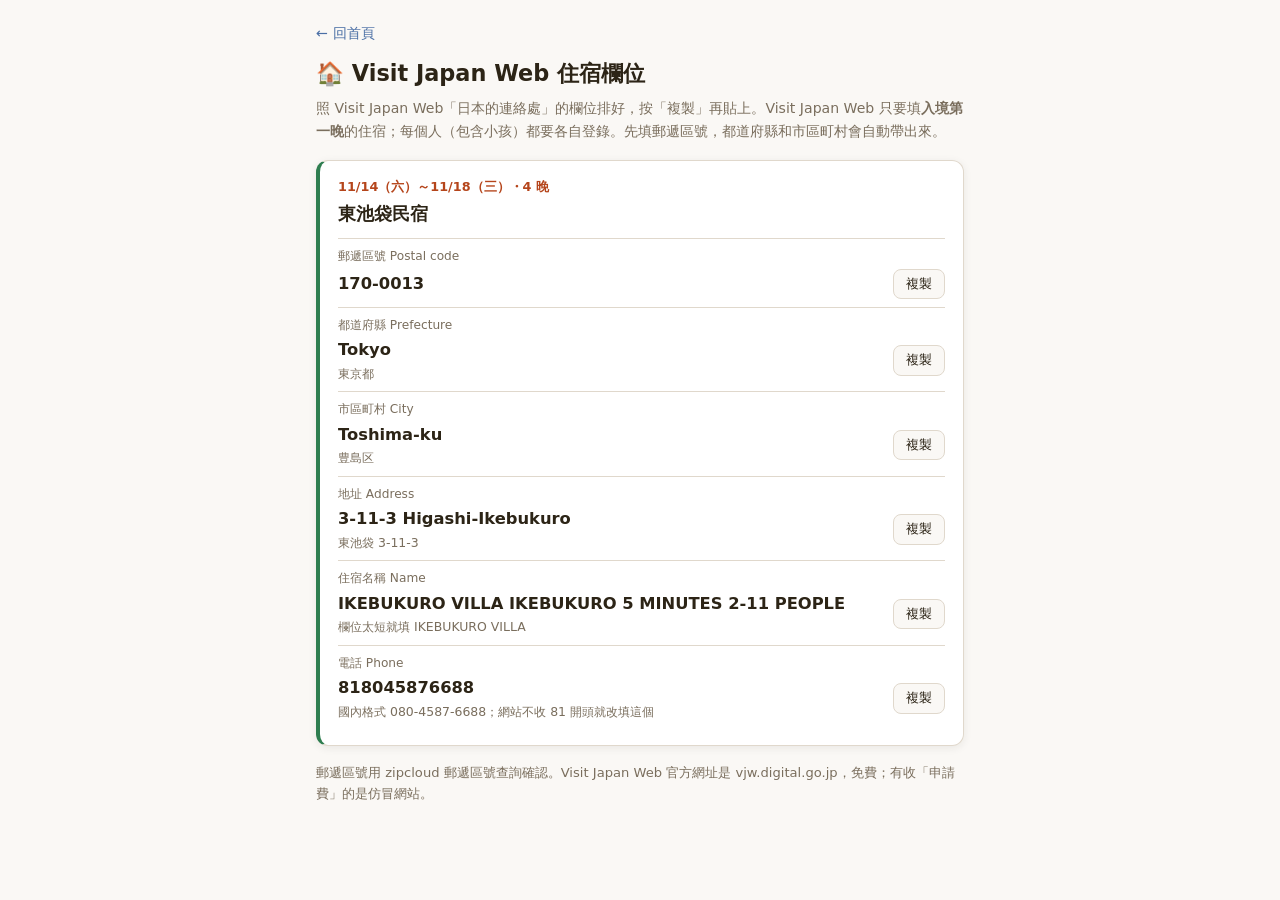
<file: docs/2026-11/stay/index.html>
<!DOCTYPE html>
<html lang="zh-TW">
<head>
<meta charset="UTF-8">
<meta name="viewport" content="width=device-width, initial-scale=1.0">
<title>🏠 第一晚住宿｜Visit Japan Web 格式</title>
<meta name="description" content="入境第一晚的住宿照 Visit Japan Web「日本的連絡處」欄位排好，可以一欄一欄複製">
<meta name="theme-color" content="#B5451B">
<style>
:root {
  --primary: #B5451B; --secondary: #4A6FA5; --bg: #FAF8F5; --surface: #FFFFFF;
  --text: #2C2416; --muted: #7A6E5D; --border: #E0D8CC; --ok: #2E7D4F;
  --shadow: 0 2px 8px rgba(44,36,22,0.08);
  --font: 'Noto Sans TC', 'PingFang TC', 'Hiragino Sans', 'Microsoft JhengHei', system-ui, sans-serif;
}
@media (prefers-color-scheme: dark) {
  :root:not([data-theme="light"]) {
    --primary: #E8825A; --secondary: #8FB3DE; --bg: #17140F; --surface: #221E17;
    --text: #EDE6DA; --muted: #A69A88; --border: #3A332A; --ok: #7CCB98;
    --shadow: 0 2px 8px rgba(0,0,0,0.5);
  }
}
*, *::before, *::after { box-sizing: border-box; margin: 0; padding: 0; }
body { font-family: var(--font); background: var(--bg); color: var(--text); line-height: 1.6; }
main { max-width: 680px; margin: 0 auto; padding: 20px 16px 48px; }
.back { color: var(--secondary); font-size: 0.9rem; text-decoration: none; }
h1 { font-size: 1.4rem; margin: 10px 0 6px; }
.lead { font-size: 0.88rem; color: var(--muted); margin-bottom: 18px; }
.stay { background: var(--surface); border: 1px solid var(--border); border-left: 4px solid var(--primary);
  border-radius: 12px; padding: 16px 18px; margin-bottom: 16px; box-shadow: var(--shadow); scroll-margin-top: 12px; }
.stay.is-vjw { border-left-color: var(--ok); }
.when { font-size: 0.8rem; font-weight: 700; color: var(--primary); }
.stay h2 { font-size: 1.1rem; margin: 2px 0 10px; }
.vjw-badge { display: inline-block; font-size: 0.72rem; font-weight: 700; padding: 1px 9px; border-radius: 999px;
  background: var(--ok); color: var(--surface); margin-left: 6px; vertical-align: 2px; }
.row { display: grid; grid-template-columns: 1fr auto; gap: 2px 10px; align-items: center;
  padding: 8px 0; border-top: 1px solid var(--border); }
.row .k { grid-column: 1 / -1; font-size: 0.76rem; color: var(--muted); }
.row .v { font-size: 1.02rem; font-weight: 600; overflow-wrap: anywhere; min-width: 0; }
.row .v.todo { color: var(--muted); font-weight: 400; }
.row small { display: block; font-size: 0.78rem; color: var(--muted); font-weight: 400; }
button.copy { font: inherit; font-size: 0.8rem; padding: 4px 12px; border-radius: 8px; cursor: pointer;
  border: 1px solid var(--border); background: var(--bg); color: var(--text); }
button.copy.done { background: var(--ok); color: var(--surface); border-color: var(--ok); }
.note { font-size: 0.82rem; color: var(--muted); margin-top: 8px; }
</style>
</head>
<body>
<main>
  <a class="back" href="../../index.html">← 回首頁</a>
  <h1>🏠 Visit Japan Web 住宿欄位</h1>
  <p class="lead">照 Visit Japan Web「日本的連絡處」的欄位排好，按「複製」再貼上。Visit Japan Web 只要填<b>入境第一晚</b>的住宿；每個人（包含小孩）都要各自登錄。先填郵遞區號，都道府縣和市區町村會自動帶出來。</p>

  <section class="stay is-vjw" id="s1">
    <div class="when">11/14（六）～11/18（三）・4 晚</div>
    <h2>東池袋民宿</h2>
    <div class="row"><span class="k">郵遞區號 Postal code</span><span class="v">170-0013</span><button class="copy" data-c="1700013">複製</button></div>
    <div class="row"><span class="k">都道府縣 Prefecture</span><span class="v">Tokyo<small>東京都</small></span><button class="copy">複製</button></div>
    <div class="row"><span class="k">市區町村 City</span><span class="v">Toshima-ku<small>豊島区</small></span><button class="copy">複製</button></div>
    <div class="row"><span class="k">地址 Address</span><span class="v">3-11-3 Higashi-Ikebukuro<small>東池袋 3-11-3</small></span><button class="copy">複製</button></div>
    <div class="row"><span class="k">住宿名稱 Name</span><span class="v">IKEBUKURO VILLA IKEBUKURO 5 MINUTES 2-11 PEOPLE<small>欄位太短就填 IKEBUKURO VILLA</small></span><button class="copy">複製</button></div>
    <div class="row"><span class="k">電話 Phone</span><span class="v">818045876688<small>國內格式 080-4587-6688；網站不收 81 開頭就改填這個</small></span><button class="copy">複製</button></div>
  </section>

  <p class="note">郵遞區號用 zipcloud 郵遞區號查詢確認。Visit Japan Web 官方網址是 vjw.digital.go.jp，免費；有收「申請費」的是仿冒網站。</p>
</main>
<script>
document.querySelectorAll('button.copy').forEach(function (b) {
  b.addEventListener('click', function () {
    var v = b.parentNode.querySelector('.v');
    var text = b.dataset.c || v.childNodes[0].textContent.trim();
    var done = function () {
      b.textContent = '已複製'; b.classList.add('done');
      setTimeout(function () { b.textContent = '複製'; b.classList.remove('done'); }, 1500);
    };
    if (navigator.clipboard && navigator.clipboard.writeText) {
      navigator.clipboard.writeText(text).then(done, function () { fallback(text); done(); });
    } else { fallback(text); done(); }
  });
});
function fallback(text) {
  var t = document.createElement('textarea'); t.value = text; document.body.appendChild(t);
  t.select(); try { document.execCommand('copy'); } catch (e) {} t.remove();
}
</script>
</body>
</html>
</file>
<file: docs/assets/base.css>
/* ==========================================================
   共用樣式：預算追蹤、行前 Check List
   設計語彙與 docs/final/styles.css 一致（暖色和風＋深色模式）
   ========================================================== */

:root {
  --primary: #B5451B;
  --primary-light: #D4652F;
  --primary-dark: #8C2E0A;
  --secondary: #4A6FA5;
  --accent: #C49A3C;
  --ok: #3F8F5E;

  --bg: #FAF8F5;
  --surface: #FFFFFF;
  --surface-alt: #F1F4F8;
  --text: #2C2416;
  --muted: #7A6E5D;
  --border: #E0D8CC;

  --shadow: 0 2px 8px rgba(44,36,22,0.08);
  --shadow-lg: 0 4px 20px rgba(44,36,22,0.12);
  --radius: 12px;
  --radius-sm: 8px;

  --font: 'Noto Sans TC', 'PingFang TC', 'Hiragino Sans', 'Microsoft JhengHei',
          'Yu Gothic UI', system-ui, -apple-system, sans-serif;
  --max-w: 820px;
}

@media (prefers-color-scheme: dark) {
  :root:not([data-theme="light"]) {
    --primary: #E8825A;
    --primary-light: #F0A181;
    --primary-dark: #C4603A;
    --secondary: #8FB3DE;
    --accent: #D9B463;
    --ok: #6FBF8C;

    --bg: #17140F;
    --surface: #221E17;
    --surface-alt: #1C2430;
    --text: #EDE6DA;
    --muted: #A69A88;
    --border: #3A332A;

    --shadow: 0 2px 8px rgba(0,0,0,0.5);
    --shadow-lg: 0 4px 20px rgba(0,0,0,0.6);
  }
}

*, *::before, *::after { box-sizing: border-box; margin: 0; padding: 0; }

html { font-size: 16px; scroll-behavior: smooth; }

body {
  font-family: var(--font);
  background: var(--bg);
  color: var(--text);
  line-height: 1.6;
  -webkit-font-smoothing: antialiased;
}

a { color: var(--primary); }

.container {
  max-width: var(--max-w);
  margin: 0 auto;
  padding: 0 16px;
}

/* === 頁首（底圖為隨機關西風景照） === */
.site-header {
  position: relative;
  isolation: isolate;
  overflow: hidden;
  background: linear-gradient(135deg, var(--primary-dark), var(--primary) 55%, var(--primary-light));
  color: #fff;
  text-align: center;
  padding: 28px 16px 24px;
  box-shadow: var(--shadow);
}

.site-header .hero-img {
  position: absolute;
  inset: 0;
  width: 100%;
  height: 100%;
  object-fit: cover;
  object-position: center 38%;
  z-index: -2;
  opacity: 0;
  transition: opacity 0.5s ease;
}

.site-header .hero-img.is-loaded { opacity: 1; }

.site-header::before {
  content: '';
  position: absolute;
  inset: 0;
  z-index: -1;
  background: linear-gradient(180deg,
    rgba(90,30,10,0.72) 0%, rgba(90,30,10,0.55) 45%, rgba(60,20,8,0.78) 100%);
}

.site-header h1 { font-size: 1.3rem; font-weight: 700; }
.site-header .sub { font-size: 0.84rem; opacity: 0.9; margin-top: 3px; }

.site-header .hero-credit {
  display: block;
  margin-top: 12px;
  font-size: 0.62rem;
  color: rgba(255,255,255,0.6);
  text-decoration: none;
}

.site-header .hero-credit:hover { color: rgba(255,255,255,0.9); text-decoration: underline; }

.toolbar {
  position: relative;
  margin-top: 10px;
  display: flex;
  justify-content: center;
  align-items: center;
  gap: 8px;
  flex-wrap: wrap;
}

.toolbar button,
.toolbar .tb-link {
  background: rgba(255,255,255,0.18);
  border: 1px solid rgba(255,255,255,0.42);
  color: #fff;
  padding: 5px 13px;
  border-radius: 20px;
  font-size: 0.78rem;
  font-family: var(--font);
  line-height: 1.5;
  text-decoration: none;
  display: inline-block;
  cursor: pointer;
  transition: background 0.2s;
}

.toolbar button:hover,
.toolbar .tb-link:hover { background: rgba(255,255,255,0.36); color: #fff; }

/* === 主要內容 === */
main { padding: 20px 0 48px; }

.panel {
  background: var(--surface);
  border: 1px solid var(--border);
  border-radius: var(--radius);
  box-shadow: var(--shadow);
  margin-bottom: 14px;
  overflow: hidden;
}

.panel-head {
  display: flex;
  align-items: center;
  gap: 10px;
  padding: 12px 16px;
  border-bottom: 1px solid var(--border);
  background: var(--surface-alt);
}

.panel-head h2 { font-size: 0.98rem; font-weight: 700; flex: 1; min-width: 0; }
.panel-head .meta { font-size: 0.76rem; color: var(--muted); white-space: nowrap; }

.panel-body { padding: 12px 16px; }

.hint {
  font-size: 0.76rem;
  color: var(--muted);
  margin-bottom: 10px;
}

.section-title {
  font-size: 0.76rem;
  font-weight: 700;
  text-transform: uppercase;
  letter-spacing: 1px;
  color: var(--muted);
  margin: 22px 0 8px;
}

.section-title:first-child { margin-top: 0; }

/* === 進度條 === */
.progress {
  height: 7px;
  border-radius: 4px;
  background: var(--border);
  overflow: hidden;
}

.progress > span {
  display: block;
  height: 100%;
  background: var(--ok);
  border-radius: 4px;
  transition: width 0.3s ease;
}

/* === 按鈕 === */
.btn {
  background: var(--surface-alt);
  border: 1px solid var(--border);
  color: var(--text);
  font-family: var(--font);
  font-size: 0.78rem;
  font-weight: 600;
  padding: 6px 14px;
  border-radius: 20px;
  cursor: pointer;
  transition: all 0.15s;
}

.btn:hover { border-color: var(--primary); color: var(--primary); }

.btn-row {
  display: flex;
  gap: 8px;
  flex-wrap: wrap;
  margin-top: 14px;
}

/* === 頁尾 === */
.site-footer {
  text-align: center;
  padding: 24px 16px 36px;
  font-size: 0.74rem;
  color: var(--muted);
}

.site-footer a { color: var(--muted); }

@media print {
  .toolbar, .btn-row, .btn { display: none; }
  .site-header { background: none; color: #000; }
  .site-header::before, .hero-img, .hero-credit { display: none; }
  .panel { break-inside: avoid; box-shadow: none; }
}
</file>
<file: docs/assets/budget.css>
/* 預算追蹤的樣式（兩趟旅行共用）。頁面在 docs/<trip>/budget/index.html */
/* === 每日面板 === */
.day-panel .panel-head { cursor: pointer; user-select: none; }
.day-panel .panel-head .caret { color: var(--muted); font-size: 0.8rem; transition: transform 0.2s; }
.day-panel.open .panel-head .caret { transform: rotate(90deg); }
.day-panel .panel-body { display: none; }
.day-panel.open .panel-body { display: block; }

.day-badge {
  width: 34px; height: 34px;
  border-radius: 50%;
  background: var(--primary);
  color: #fff;
  display: flex; align-items: center; justify-content: center;
  font-size: 0.8rem; font-weight: 800;
  flex-shrink: 0;
}

.day-sum { font-size: 0.86rem; font-weight: 700; color: var(--primary); white-space: nowrap; }

/* === 金額列 === */
.row {
  display: flex;
  align-items: center;
  gap: 8px;
  padding: 7px 0;
  border-bottom: 1px dashed var(--border);
  font-size: 0.84rem;
}

.row:last-child { border-bottom: none; }
.row .label { flex: 1; min-width: 0; }
.row .label small { display: block; color: var(--muted); font-size: 0.72rem; line-height: 1.45; }
.row .yen { color: var(--muted); }

.row input[type="number"] {
  width: 96px;
  padding: 5px 8px;
  border: 1px solid var(--border);
  border-radius: var(--radius-sm);
  background: var(--surface);
  color: var(--text);
  font-family: var(--font);
  font-size: 0.84rem;
  text-align: right;
}

.row input[type="number"]:focus {
  outline: none;
  border-color: var(--primary);
}

.row.fixed .amount {
  width: 96px;
  text-align: right;
  font-weight: 600;
  color: var(--muted);
  font-size: 0.84rem;
}

/* === 總計 === */
.total-card {
  position: sticky;
  bottom: 0;
  background: var(--surface);
  border: 1px solid var(--border);
  border-top: 3px solid var(--primary);
  border-radius: var(--radius) var(--radius) 0 0;
  box-shadow: var(--shadow-lg);
  padding: 14px 16px;
  margin-top: 18px;
  z-index: 10;
}

.total-row {
  display: flex;
  justify-content: space-between;
  align-items: baseline;
  gap: 12px;
}

.total-row .t-label { font-size: 0.86rem; font-weight: 700; }
.total-row .t-jpy { font-size: 1.45rem; font-weight: 800; color: var(--primary); }
.total-row .t-twd { font-size: 0.8rem; color: var(--muted); }

.breakdown {
  display: flex;
  flex-wrap: wrap;
  gap: 6px;
  margin-top: 10px;
  padding-top: 10px;
  border-top: 1px dashed var(--border);
}

.breakdown span {
  font-size: 0.7rem;
  padding: 3px 9px;
  border-radius: 20px;
  background: var(--surface-alt);
  color: var(--muted);
  white-space: nowrap;
}

.rate-row {
  display: flex;
  align-items: center;
  gap: 8px;
  font-size: 0.78rem;
  color: var(--muted);
  margin-top: 10px;
}

.rate-row input {
  width: 78px;
  padding: 4px 8px;
  border: 1px solid var(--border);
  border-radius: var(--radius-sm);
  background: var(--surface);
  color: var(--text);
  font-family: var(--font);
  font-size: 0.8rem;
  text-align: right;
}
</file>
<file: docs/assets/checklist.css>
/* 行前 Check List 的樣式（兩趟旅行共用）。頁面在 docs/<trip>/checklist/index.html */
.summary {
  background: var(--surface);
  border: 1px solid var(--border);
  border-radius: var(--radius);
  box-shadow: var(--shadow);
  padding: 14px 16px;
  margin-bottom: 18px;
}

.summary-row {
  display: flex;
  justify-content: space-between;
  align-items: baseline;
  margin-bottom: 9px;
}

.summary-row strong { font-size: 1.05rem; }
.summary-row .pct { font-size: 1.35rem; font-weight: 800; color: var(--ok); }

.group-head .meta.done { color: var(--ok); font-weight: 700; }

/* === 項目 === */
.item {
  display: flex;
  gap: 11px;
  padding: 11px 0;
  border-bottom: 1px dashed var(--border);
}

.item:last-child { border-bottom: none; }

.item input[type="checkbox"] {
  width: 20px;
  height: 20px;
  margin-top: 2px;
  flex-shrink: 0;
  accent-color: var(--ok);
  cursor: pointer;
}

.item .body { flex: 1; min-width: 0; }

.item .t {
  font-size: 0.88rem;
  font-weight: 600;
  line-height: 1.5;
  cursor: pointer;
}

.item.checked .t { text-decoration: line-through; color: var(--muted); }

.item .d {
  font-size: 0.78rem;
  color: var(--muted);
  line-height: 1.6;
  margin-top: 3px;
}

.item .d a { color: var(--secondary); }

.tagline {
  display: inline-block;
  font-size: 0.66rem;
  font-weight: 700;
  padding: 2px 8px;
  border-radius: 20px;
  margin-left: 6px;
  vertical-align: 1px;
  white-space: nowrap;
}

.tagline.must,
.tagline.need  { background: #FDE8E0; color: #A8391A; }
.tagline.rec   { background: #E3EEF7; color: #34557F; }
.tagline.when  { background: #FEF3D8; color: #7A4F1A; }
.tagline.info  { background: #E8F0E9; color: #2F6B49; }

@media (prefers-color-scheme: dark) {
  :root:not([data-theme="light"]) .tagline.must,
  :root:not([data-theme="light"]) .tagline.need { background: #4E2A1C; color: #F5B79B; }
  :root:not([data-theme="light"]) .tagline.rec  { background: #1E3A52; color: #A8CBEC; }
  :root:not([data-theme="light"]) .tagline.when { background: #4A3A18; color: #F0D9A0; }
  :root:not([data-theme="light"]) .tagline.info { background: #22402F; color: #9AD9B5; }
}

.callout {
  background: var(--surface-alt);
  border-left: 3px solid var(--accent);
  border-radius: 0 var(--radius-sm) var(--radius-sm) 0;
  padding: 10px 13px;
  margin: 10px 0 2px;
  font-size: 0.78rem;
  line-height: 1.65;
  color: var(--text);
}

.callout b { color: var(--primary); }
</file>
<file: docs/assets/itinerary.css>
/* ==========================================
   日本關西行程 - 樣式表
   Responsive Design for Mobile & Desktop
   ========================================== */

/* === CSS Variables === */
:root {
  /* 暖色和風配色 */
  --primary: #B5451B;          /* 柿子赤陶 - 溫暖的赭紅 */
  --primary-light: #D4652F;    /* 淺柿 */
  --primary-dark: #8C2E0A;     /* 深柿 */
  --secondary: #4A6FA5;         /* 靛藍 - 寧靜的藍 */
  --accent: #C49A3C;            /* 銀杏金 */
  --accent-light: #E8C97A;      /* 淺金 */
  --bg-light: #FAF8F5;          /* 和紙米白 */
  --bg-warm: #F5F0E8;          /* 溫暖米色 */
  --bg-white: #FFFFFF;
  --text-dark: #2C2416;        /* 墨色 */
  --text-gray: #7A6E5D;        /* 淡墨 */
  --border: #E0D8CC;            /* 淡墨灰 */
  --shadow: 0 2px 8px rgba(44,36,22,0.08);
  --shadow-lg: 0 4px 20px rgba(44,36,22,0.12);
  --radius: 12px;
  --radius-sm: 8px;
  /* 字體：先用系統內建字型，離線／CDN 失效時仍可正常顯示中日文 */
  --font-noto: 'Noto Sans TC', 'Noto Sans JP', 'PingFang TC', 'Hiragino Sans',
               'Microsoft JhengHei', 'Yu Gothic UI', system-ui, -apple-system, sans-serif;
  --max-w: 800px;

  /* 語意化色票（深色模式會覆寫這組） */
  --surface: var(--bg-white);
  --surface-alt: #EFF3F9;
  --on-surface: var(--text-dark);
  --on-surface-muted: var(--text-gray);
  --chip-bg: #EEF3FA;
  --chip-border: #C0D3E3;
}

/* === Reset & Base === */
*, *::before, *::after {
  box-sizing: border-box;
  margin: 0;
  padding: 0;
}

html {
  scroll-behavior: smooth;
  font-size: 16px;
}

body {
  font-family: var(--font-noto);
  background-color: var(--bg-light);
  color: var(--text-dark);
  line-height: 1.6;
  -webkit-font-smoothing: antialiased;
}

a {
  color: var(--primary);
  text-decoration: none;
  transition: color 0.2s;
}

a:hover {
  color: var(--primary-dark);
  text-decoration: underline;
}

img {
  max-width: 100%;
  height: auto;
}

/* === Container === */
.container {
  max-width: var(--max-w);
  margin: 0 auto;
  padding: 0 16px;
}

/* === Header（底圖為隨機關西風景照） === */
.site-header {
  position: relative;
  isolation: isolate;
  overflow: hidden;
  /* 照片還沒載入、或離線讀不到時，維持原本的漸層底色 */
  background: linear-gradient(135deg, var(--primary-dark) 0%, var(--primary) 50%, var(--primary-light) 100%);
  color: white;
  padding: 28px 16px 24px;
  text-align: center;
  box-shadow: var(--shadow);
}

.site-header .hero-img {
  position: absolute;
  inset: 0;
  width: 100%;
  height: 100%;
  object-fit: cover;         /* 直式照片也能填滿橫幅而不變形 */
  object-position: center 38%;
  z-index: -2;
  opacity: 0;
  transition: opacity 0.5s ease;
}

.site-header .hero-img.is-loaded { opacity: 1; }

/* 壓在照片上的暗色罩，確保白字在任何照片上都讀得清楚 */
.site-header::before {
  content: '';
  position: absolute;
  inset: 0;
  z-index: -1;
  background: linear-gradient(180deg,
    rgba(90, 30, 10, 0.72) 0%,
    rgba(90, 30, 10, 0.55) 45%,
    rgba(60, 20, 8, 0.78) 100%);
}

.site-header .hero-credit {
  display: block;
  margin-top: 12px;
  font-size: 0.62rem;
  color: rgba(255,255,255,0.62);
  text-decoration: none;
  letter-spacing: 0.2px;
}

.site-header .hero-credit:hover {
  color: rgba(255,255,255,0.9);
  text-decoration: underline;
}

.site-header h1,
.site-header .trip-dates,
.site-header .toolbar { position: relative; }

.site-header h1 {
  font-size: 1.4rem;
  font-weight: 700;
  letter-spacing: 0.5px;
  margin-bottom: 4px;
}

.site-header .trip-dates {
  font-size: 0.85rem;
  opacity: 0.9;
}

.site-header .lang-toggle {
  margin-top: 10px;
  display: flex;
  justify-content: center;
  gap: 8px;
}

.site-header .lang-btn {
  background: rgba(255,255,255,0.2);
  border: 1px solid rgba(255,255,255,0.4);
  color: white;
  padding: 4px 12px;
  border-radius: 20px;
  font-size: 0.78rem;
  cursor: pointer;
  transition: background 0.2s;
}

.site-header .lang-btn.active,
.site-header .lang-btn:hover {
  background: rgba(255,255,255,0.35);
}

/* === Flight Banner === */
.flight-banner {
  background: linear-gradient(90deg, var(--primary-dark) 0%, var(--primary) 50%, var(--secondary) 100%);
  color: white;
  padding: 10px 12px;
  display: flex;
  flex-direction: column;
  gap: 6px;
  font-size: clamp(0.68rem, 2.6vw, 0.85rem);
}

/* 固定兩排：第一排去程、第二排回程，每排兩組航班各一格，手機也不折行
   （使用者 2026-11-08 要求「固定兩行，不用管桌面還是手機」）。
   窄螢幕用 .fb-ap 把機場代碼藏起來，只留時間 */
.flight-banner .flight-row {
  display: grid;
  grid-template-columns: 1fr 1fr;
  gap: 8px;
  max-width: 720px;
  margin: 0 auto;
  width: 100%;
}

.flight-banner .flight-item {
  display: flex;
  align-items: center;
  justify-content: center;
  gap: 5px;
  white-space: nowrap;
  min-width: 0;
}

.flight-banner .flight-item strong {
  font-weight: 600;
}

@media (max-width: 560px) {
  .flight-banner .fb-ap { display: none; }
}

/* 雨天備案頁的預報列：一行一天，文字可換行 */
.flight-banner.is-forecast .flight-row { grid-template-columns: 1fr; gap: 4px; }
.flight-banner.is-forecast .flight-item { white-space: normal; justify-content: flex-start; text-align: left; line-height: 1.4; }

/* 雨天備案頁的分頁列：三張大卡片，切換後日期列只顯示該分頁的天 */
.scheme-nav { background: var(--surface); border-bottom: 1px solid var(--border); padding: 14px 0 12px; }
.scheme-title { margin: 0 0 8px; font-size: 13px; font-weight: 600; color: var(--on-surface-muted); letter-spacing: .04em; }
.scheme-tabs { display: grid; grid-template-columns: repeat(3, 1fr); gap: 10px; }
@media (max-width: 599px) { .scheme-tabs { grid-template-columns: 1fr; } }
.scheme-tabs button {
  display: grid;
  grid-template-columns: auto 1fr;
  grid-template-areas: "ico name" "ico desc";
  column-gap: 10px;
  text-align: left;
  padding: 12px 14px;
  border: 2px solid var(--border);
  border-radius: 14px;
  background: var(--surface);
  color: var(--on-surface);
  cursor: pointer;
  min-height: 72px;
  font: inherit;
}
.st-ico { grid-area: ico; font-size: 28px; line-height: 1; align-self: center; }
.st-name { grid-area: name; font-size: 16px; font-weight: 700; }
.st-name small { font-size: 11px; padding: 1px 6px; border-radius: 999px; background: var(--primary); color: #fff; margin-left: 6px; vertical-align: middle; }
.st-desc { grid-area: desc; font-size: 12.5px; line-height: 1.45; color: var(--on-surface-muted); margin-top: 4px; }
.scheme-tabs button.active { border-color: var(--primary); background: color-mix(in srgb, var(--primary) 10%, var(--surface)); }
.scheme-tabs button.active .st-name { color: var(--primary); }
.scheme-tabs button:focus-visible { outline: 2px solid var(--primary); outline-offset: 2px; }

/* 雨天備案頁的預報表：預設收起 */
.forecast { margin: 0; background: var(--surface); border-bottom: 1px solid var(--border); }
.forecast > summary {
  max-width: var(--max-w); margin: 0 auto; padding: 10px 16px;
  font-size: 14px; font-weight: 600; cursor: pointer; list-style: none; color: var(--on-surface);
}
.forecast > summary::-webkit-details-marker { display: none; }
.forecast > summary::before { content: "▸ "; }
.forecast[open] > summary::before { content: "▾ "; }
.forecast-scroll { max-width: var(--max-w); margin: 0 auto; overflow-x: auto; padding: 0 16px 10px; }
.forecast-table { border-collapse: collapse; min-width: 560px; width: 100%; font-size: 12.5px; line-height: 1.4; }
.forecast-table th, .forecast-table td { padding: 6px 8px; border: 1px solid var(--border); text-align: center; vertical-align: middle; }
.forecast-table thead th, .forecast-table tbody th { background: color-mix(in srgb, var(--primary) 8%, var(--surface)); font-weight: 700; }
.forecast-table tbody th { text-align: left; white-space: nowrap; }
.forecast-note { max-width: var(--max-w); margin: 0 auto; padding: 0 16px 10px; font-size: 12px; color: var(--on-surface-muted); }
.day-nav button[hidden] { display: none; }

/* === Sticky Day Navigation === */
.day-nav {
  background: var(--surface);
  border-bottom: 1px solid var(--border);
  position: sticky;
  /* header 不再 sticky，日期列直接吸附在視窗頂端 —— 手機上任何位置都能切換日期 */
  top: 0;
  z-index: 90;
  box-shadow: 0 2px 6px rgba(44,36,22,0.06);
  overflow-x: auto;
  -webkit-overflow-scrolling: touch;
  scrollbar-width: none;
}

.day-nav::-webkit-scrollbar {
  display: none;
}

.day-nav-inner {
  display: flex;
  padding: 0 8px;
  /* 寬螢幕時置中；窄螢幕放不下就靠左並可橫向捲動
     （min-width:max-content 會讓 justify-content 失效，所以改用 width:fit-content + margin auto） */
  width: fit-content;
  min-width: 100%;
  margin: 0 auto;
  justify-content: center;
}

@media (max-width: 560px) {
  .day-nav-inner {
    justify-content: flex-start;
    min-width: max-content;
  }
}

.day-nav button {
  flex: 0 0 auto;
  background: none;
  border: none;
  border-bottom: 3px solid transparent;
  padding: 10px 12px;
  font-size: 0.82rem;
  font-weight: 600;
  color: var(--text-gray);
  cursor: pointer;
  white-space: nowrap;
  transition: color 0.2s, border-color 0.2s;
  font-family: var(--font-noto);
}

.day-nav button:hover {
  color: var(--primary);
}

.day-nav button.active {
  color: var(--primary);
  border-bottom-color: var(--primary);
}

/* 今天那一天：小圓點標記，旅途中一眼看到自己在第幾天 */
.day-nav button.is-today {
  position: relative;
}

.day-nav button.is-today::after {
  content: '';
  position: absolute;
  top: 6px;
  right: 6px;
  width: 6px;
  height: 6px;
  border-radius: 50%;
  background: var(--accent);
}

/* === Main Content === */
main {
  padding: 16px 0 40px;
}

/* === Day Section === */
.day-section {
  display: none;
  animation: fadeIn 0.3s ease;
  /* 網址帶 #day-N 開啟時（例如從地圖頁回來），瀏覽器會自己捲到那一天。
     日期列是 sticky，會蓋住當天標題，所以預留「日期列高度＋main 上邊距 16px」，
     停下來的位置剛好是日期列貼齊頂端。--nav-h 由 JS 量測後寫入 */
  scroll-margin-top: calc(var(--nav-h, 62px) + 16px);
}

.day-section.active {
  display: block;
}

@keyframes fadeIn {
  from { opacity: 0; transform: translateY(8px); }
  to { opacity: 1; transform: translateY(0); }
}

.day-header {
  display: flex;
  align-items: center;
  gap: 12px;
  margin-bottom: 16px;
  padding-bottom: 12px;
  border-bottom: 2px solid var(--primary);
}

.day-badge {
  background: var(--primary);
  color: white;
  width: 52px;
  height: 52px;
  border-radius: 50%;
  display: flex;
  flex-direction: column;
  align-items: center;
  justify-content: center;
  flex-shrink: 0;
  box-shadow: 0 3px 8px rgba(181,69,27,0.3);
}

.day-badge .day-num {
  font-size: 1.1rem;
  font-weight: 800;
  line-height: 1;
}

.day-badge .day-label {
  font-size: 0.55rem;
  opacity: 0.85;
  text-transform: uppercase;
  letter-spacing: 0.5px;
}

.day-info h2 {
  font-size: 1.15rem;
  font-weight: 700;
  color: var(--text-dark);
}

.day-info .date-str {
  font-size: 0.82rem;
  color: var(--text-gray);
}

/* === Timeline === */
.timeline {
  position: relative;
  padding-left: 20px;
}

.timeline::before {
  content: '';
  position: absolute;
  left: 7px;
  top: 0;
  bottom: 0;
  width: 2px;
  background: var(--border);
}

.timeline-item {
  position: relative;
  margin-bottom: 16px;
  background: var(--surface);
  border-radius: var(--radius);
  padding: 12px 14px;
  box-shadow: var(--shadow);
  border-left: 4px solid var(--border);
  transition: border-color 0.2s;
}

.timeline-item:hover {
  border-left-color: var(--primary);
}

.timeline-item:last-child {
  margin-bottom: 0;
}

/* Time dot */
.timeline-item::before {
  content: '';
  position: absolute;
  left: -17px;
  top: 16px;
  width: 10px;
  height: 10px;
  border-radius: 50%;
  background: var(--surface);
  border: 2.5px solid var(--border);
  z-index: 1;
}

.timeline-item.highlight::before {
  border-color: var(--primary);
  background: var(--primary);
}

.timeline-item.transport::before {
  border-color: var(--secondary);
}

.timeline-item.fixed::before {
  border-color: var(--accent);
  background: var(--accent);
}

/* Timeline item header */
.tl-header {
  display: flex;
  align-items: flex-start;
  gap: 8px;
  margin-bottom: 6px;
}

.tl-time {
  font-size: 0.75rem;
  font-weight: 700;
  color: var(--primary);
  white-space: nowrap;
  padding-top: 1px;
  min-width: 44px;
}

.tl-icon {
  font-size: 1.1rem;
  line-height: 1;
}

.tl-title {
  font-size: 0.95rem;
  font-weight: 700;
  color: var(--text-dark);
  flex: 1;
  /* flex 項目預設 min-width:auto 不會縮到比內容小，長標題會把右側標籤擠出畫面 */
  min-width: 0;
  overflow-wrap: anywhere;
}

.tl-tag {
  font-size: 0.65rem;
  padding: 2px 7px;
  border-radius: 10px;
  font-weight: 600;
  white-space: nowrap;
  flex-shrink: 0;
}

.tl-tag.fixed {
  background: #FEF3D8;
  color: #7A4F1A;
}

.tl-tag.transport {
  background: #E3EEF7;
  color: var(--secondary);
}

.tl-tag.highlight {
  background: #FDE8E0;
  color: var(--primary);
}

/* Timeline content */
.tl-detail {
  font-size: 0.85rem;
  color: var(--text-dark);
  line-height: 1.65;
  padding-left: 0;
}

.tl-detail p {
  margin-bottom: 4px;
}

.tl-detail p:last-child {
  margin-bottom: 0;
}

.tl-detail ol {
  margin: 4px 0 4px 16px;
  padding-left: 0;
}

.tl-detail li {
  margin-bottom: 3px;
}

/* Map link */
.map-link {
  display: inline-flex;
  align-items: center;
  gap: 4px;
  font-size: 0.78rem;
  font-weight: 600;
  color: var(--secondary);
  margin-top: 6px;
  padding: 3px 10px 3px 6px;
  background: var(--chip-bg);
  border-radius: 20px;
  transition: background 0.2s;
}

.map-link:hover {
  background: #C0D3E3;
  text-decoration: none;
}

.map-link svg {
  width: 14px;
  height: 14px;
  flex-shrink: 0;
}

/* Note text */
.tl-note {
  font-size: 0.78rem;
  color: var(--text-gray);
  margin-top: 6px;
  font-style: italic;
}

/* === 補充資訊（注意事項／附近推薦／預約） === */
.tl-tips {
  margin-top: 9px;
  display: flex;
  flex-direction: column;
  gap: 6px;
}

.tip {
  display: flex;
  gap: 7px;
  font-size: 0.78rem;
  line-height: 1.6;
  padding: 7px 10px;
  border-radius: var(--radius-sm);
  background: var(--surface-alt);
  border-left: 3px solid var(--border);
}

.tip .tip-ico { flex-shrink: 0; line-height: 1.5; }
.tip .tip-body { min-width: 0; }
.tip b { color: var(--primary); }
.tip a { color: var(--secondary); }

/* 會撲空、會關門 —— 最需要被看到的那種 */
.tip.warn {
  background: #FDECE4;
  border-left-color: #C4562C;
  color: #6E2A12;
}

.tip.warn b { color: #A8391A; }

/* 需要預約／有時限 */
.tip.book {
  background: #FEF6E2;
  border-left-color: var(--accent);
}

/* 附近推薦 */
.tip.near {
  background: #ECF3EE;
  border-left-color: #4E8C7A;
}

/* 營業時間、實務提醒 */
.tip.info {
  background: var(--surface-alt);
  border-left-color: var(--secondary);
}

@media (prefers-color-scheme: dark) {
  :root:not([data-theme="light"]) .tip.warn { background: #432114; border-left-color: #C4562C; color: #F3C4AE; }
  :root:not([data-theme="light"]) .tip.warn b { color: #FF9E75; }
  :root:not([data-theme="light"]) .tip.book { background: #3B2F14; }
  :root:not([data-theme="light"]) .tip.near { background: #1B2F26; }
}

:root[data-theme="dark"] .tip.warn { background: #432114; border-left-color: #C4562C; color: #F3C4AE; }
:root[data-theme="dark"] .tip.warn b { color: #FF9E75; }
:root[data-theme="dark"] .tip.book { background: #3B2F14; }
:root[data-theme="dark"] .tip.near { background: #1B2F26; }

/* === Section Divider === */
.section-divider {
  border: none;
  border-top: 1px dashed var(--border);
  margin: 12px 0;
}

/* === Map Links Footer (per day) === */
.day-maps {
  margin-top: 16px;
  background: var(--surface-alt);
  border-radius: var(--radius);
  padding: 12px 14px;
}

.day-maps h4 {
  font-size: 0.8rem;
  font-weight: 700;
  color: var(--secondary);
  margin-bottom: 8px;
}

.day-maps .map-list {
  display: flex;
  flex-wrap: wrap;
  gap: 6px;
}

.day-maps .map-chip {
  display: inline-flex;
  align-items: center;
  gap: 4px;
  font-size: 0.72rem;
  font-weight: 600;
  color: var(--secondary);
  background: var(--surface);
  border: 1px solid var(--chip-border);
  border-radius: 20px;
  padding: 3px 10px 3px 6px;
  transition: background 0.2s;
}

.day-maps .map-chip:hover {
  background: #D6E8F2;
  text-decoration: none;
}

/* 連往地圖頁的 chip，跟 Google Maps 的地點 chip 區隔開 */
.day-maps .map-chip-primary {
  background: var(--primary);
  border-color: var(--primary);
  color: #fff;
}

.day-maps .map-chip-primary:hover {
  background: var(--primary-dark);
  border-color: var(--primary-dark);
  color: #fff;
}

/* === Footer === */
.site-footer {
  background: var(--text-dark);
  color: rgba(255,255,255,0.7);
  text-align: center;
  padding: 20px 16px;
  font-size: 0.78rem;
}

.site-footer a {
  color: rgba(255,255,255,0.85);
}

/* === Back to Top === */
.back-to-top {
  position: fixed;
  bottom: 20px;
  right: 20px;
  width: 44px;
  height: 44px;
  background: var(--primary);
  color: white;
  border: none;
  border-radius: 50%;
  font-size: 1.2rem;
  cursor: pointer;
  box-shadow: var(--shadow-lg);
  display: flex;
  align-items: center;
  justify-content: center;
  opacity: 0;
  transition: opacity 0.3s, transform 0.2s;
  z-index: 80;
}

.back-to-top.visible {
  opacity: 1;
}

.back-to-top:hover {
  transform: scale(1.1);
}

/* 浮動的「☔」按鈕：在「回到頂部」上方，只在有雨天備案的那幾天顯示（itinerary.js 的 updateAltFab）。
   主行程表上是 ☔（跳到備案），備案頁上是 ☀️（跳回晴天版的主行程表） */
.rain-fab {
  position: fixed;
  bottom: 74px;
  right: 20px;
  width: 44px;
  height: 44px;
  background: var(--secondary);
  color: white;
  border-radius: 50%;
  font-size: 1.25rem;
  line-height: 1;
  text-decoration: none;
  box-shadow: var(--shadow-lg);
  display: flex;
  align-items: center;
  justify-content: center;
  z-index: 80;
  transition: transform 0.2s;
}

.rain-fab[hidden] { display: none; }
.rain-fab:hover { transform: scale(1.08); }
@media print { .rain-fab { display: none; } }

/* === Responsive === */
@media (min-width: 640px) {
  .site-header h1 {
    font-size: 1.7rem;
  }

  .timeline {
    padding-left: 28px;
  }

  .timeline::before {
    left: 9px;
  }

  .timeline-item {
    padding: 14px 18px;
  }

  .timeline-item::before {
    left: -22px;
    width: 12px;
    height: 12px;
  }

  .tl-title {
    font-size: 1rem;
  }

  .tl-detail {
    font-size: 0.88rem;
  }

  .day-nav button {
    padding: 12px 16px;
    font-size: 0.88rem;
  }
}

@media (min-width: 768px) {
  :root {
    --max-w: 860px;
  }

  .container {
    padding: 0 24px;
  }
}

/* === 工具列（語言／主題切換） === */
.toolbar {
  margin-top: 10px;
  display: flex;
  justify-content: center;
  align-items: center;
  gap: 8px;
  flex-wrap: wrap;
}

.toolbar button,
.toolbar .tb-link {
  background: rgba(255,255,255,0.18);
  border: 1px solid rgba(255,255,255,0.42);
  color: white;
  padding: 5px 13px;
  border-radius: 20px;
  font-size: 0.78rem;
  font-family: var(--font-noto);
  line-height: 1.5;
  cursor: pointer;
  transition: background 0.2s;
}

.toolbar .tb-link {
  text-decoration: none;
  display: inline-block;
}

.toolbar button:hover,
.toolbar .tb-link:hover,
.toolbar button[aria-pressed="true"] {
  background: rgba(255,255,255,0.36);
  color: white;
  text-decoration: none;
}

/* 日文地名（預設隱藏，切換後顯示於中文名下一行） */
.ja-name {
  display: none;
  font-size: 0.8em;
  font-weight: 500;
  color: var(--on-surface-muted);
  margin-top: 2px;
  overflow-wrap: anywhere;
}

body.show-ja .ja-name {
  display: block;
}

/* === 延伸連結（預算、Check List、地圖） === */
.more-links {
  display: grid;
  grid-template-columns: repeat(auto-fit, minmax(180px, 1fr));
  gap: 10px;
  margin: 22px 0 8px;
}

.more-links a {
  display: block;
  background: var(--surface);
  border: 1px solid var(--border);
  border-left: 4px solid var(--primary);
  border-radius: var(--radius);
  padding: 13px 15px;
  box-shadow: var(--shadow);
  color: var(--on-surface);
  text-decoration: none;
  font-size: 0.88rem;
  font-weight: 700;
  transition: transform 0.15s, border-left-color 0.15s;
}

.more-links a:hover {
  transform: translateY(-2px);
  border-left-color: var(--accent);
  text-decoration: none;
  color: var(--on-surface);
}

.more-links a small {
  display: block;
  margin-top: 3px;
  font-size: 0.74rem;
  font-weight: 400;
  color: var(--on-surface-muted);
}

/* === 離線提示 === */
.offline-badge {
  display: none;
  position: fixed;
  left: 50%;
  transform: translateX(-50%);
  bottom: 20px;
  background: var(--text-dark);
  color: white;
  font-size: 0.76rem;
  padding: 7px 16px;
  border-radius: 20px;
  box-shadow: var(--shadow-lg);
  z-index: 200;
}

body.is-offline .offline-badge {
  display: block;
}

/* === 深色模式 === */
@media (prefers-color-scheme: dark) {
  :root:not([data-theme="light"]) {
    --primary: #E8825A;
    --primary-light: #F0A181;
    --primary-dark: #C4603A;
    --secondary: #8FB3DE;
    --accent: #D9B463;
    --bg-light: #17140F;
    --bg-warm: #1E1A14;
    --bg-white: #221E17;
    --text-dark: #EDE6DA;
    --text-gray: #A69A88;
    --border: #3A332A;
    --shadow: 0 2px 8px rgba(0,0,0,0.5);
    --shadow-lg: 0 4px 20px rgba(0,0,0,0.6);
    --surface: #221E17;
    --surface-alt: #1C2430;
    --on-surface: #EDE6DA;
    --on-surface-muted: #A69A88;
    --chip-bg: #1E2833;
    --chip-border: #35485C;
  }
}

:root[data-theme="dark"] {
  --primary: #E8825A;
  --primary-light: #F0A181;
  --primary-dark: #C4603A;
  --secondary: #8FB3DE;
  --accent: #D9B463;
  --bg-light: #17140F;
  --bg-warm: #1E1A14;
  --bg-white: #221E17;
  --text-dark: #EDE6DA;
  --text-gray: #A69A88;
  --border: #3A332A;
  --shadow: 0 2px 8px rgba(0,0,0,0.5);
  --shadow-lg: 0 4px 20px rgba(0,0,0,0.6);
  --surface: #221E17;
  --surface-alt: #1C2430;
  --on-surface: #EDE6DA;
  --on-surface-muted: #A69A88;
  --chip-bg: #1E2833;
  --chip-border: #35485C;
}

/* 深色模式下的標籤配色（淺底色在深色背景會刺眼） */
@media (prefers-color-scheme: dark) {
  :root:not([data-theme="light"]) .tl-tag.fixed    { background: #4A3A18; color: #F0D9A0; }
  :root:not([data-theme="light"]) .tl-tag.transport { background: #1E3A52; color: #A8CBEC; }
  :root:not([data-theme="light"]) .tl-tag.highlight { background: #4E2A1C; color: #F5B79B; }
  :root:not([data-theme="light"]) .site-footer      { background: #100E0A; }
}

:root[data-theme="dark"] .tl-tag.fixed     { background: #4A3A18; color: #F0D9A0; }
:root[data-theme="dark"] .tl-tag.transport { background: #1E3A52; color: #A8CBEC; }
:root[data-theme="dark"] .tl-tag.highlight { background: #4E2A1C; color: #F5B79B; }
:root[data-theme="dark"] .site-footer      { background: #100E0A; }

/* 地圖按鈕 hover 的淺藍底在深色模式下會變成「淺底淺字」，改用深一階的藍 */
@media (prefers-color-scheme: dark) {
  :root:not([data-theme="light"]) .map-link:hover,
  :root:not([data-theme="light"]) .pr-map:hover,
  :root:not([data-theme="light"]) .day-maps .map-chip:hover { background: #2A3F55; }
}

:root[data-theme="dark"] .map-link:hover,
:root[data-theme="dark"] .pr-map:hover,
:root[data-theme="dark"] .day-maps .map-chip:hover { background: #2A3F55; }

/* === Print === */
@media print {
  .day-nav,
  .back-to-top,
  .offline-badge,
  .budget-reset,
  .site-header .toolbar {
    display: none;
  }

  .day-section {
    display: block !important;
    page-break-after: always;
  }

  /* 列印時一併顯示日文地名，方便在當地出示給站務人員 */
  .ja-name {
    display: block !important;
  }
}


/* === 主行程 / 彈性行程 === */

/* 主行程：左側實心粗邊，視覺上「定下來了」 */
.timeline-item.is-main {
  border-left-color: var(--primary);
}

/* 彈性行程：左側虛線邊，暗示「可以換」 */
.timeline-item.is-flex {
  border-left-style: dashed;
  border-left-color: var(--secondary);
}

/* 交通：左側點線＋灰色，視覺上比主行程與彈性都更輕 */
.timeline-item.is-move {
  border-left-style: dotted;
  border-left-color: var(--on-surface-muted);
}

.tl-kind {
  font-size: 0.62rem;
  font-weight: 800;
  letter-spacing: 0.5px;
  padding: 2px 7px;
  border-radius: 4px;
  white-space: nowrap;
  flex-shrink: 0;
  align-self: flex-start;
  margin-top: 1px;
}

.tl-kind.main {
  background: var(--primary);
  color: #fff;
}

.tl-kind.flex {
  background: transparent;
  color: var(--secondary);
  border: 1px dashed var(--secondary);
}

/* 交通：不是「行程」而是兩個行程之間的移動，所以既不實線也不虛線，
   用低調的點線與灰字，讓視線可以直接跳過 */
.tl-kind.move {
  background: transparent;
  color: var(--on-surface-muted);
  border: 1px dotted var(--on-surface-muted);
  font-weight: 700;
}

/* 目前顯示的是哪個方案（A / B / C），和方案輪播的 plan-tag 同一套顏色語言 */
.tl-plan {
  display: inline-flex;
  align-items: center;
  justify-content: center;
  min-width: 18px;
  height: 18px;
  padding: 0 4px;
  border-radius: 5px;
  background: var(--primary);
  color: #fff;
  font-size: 0.64rem;
  font-weight: 800;
  flex-shrink: 0;
  align-self: flex-start;
  margin-top: 1px;
}

/* 換到 B／C 時改用次色，一眼看出「現在看的不是原訂行程」 */
.tl-plan.is-alt { background: var(--secondary); }

/* 方案自己的標題：平常只給 JS 讀，不佔版面；列印時攤平顯示才需要看到 */
.plan-title[hidden] { display: none; }

/* === 方案輪播 === */
/* 只顯示目前選中的方案，容器高度自然貼合內容 —— 不需要用 JS 量高度，
   因此在 display:none 的分頁裡也不會出錯 */
.plans { margin-top: 2px; }

.plans-viewport { /* 保留結構層，不再裁切內容 */ }

.plans-track { display: block; }

.plan { display: none; }

.plan.is-active {
  display: block;
  animation: planIn 0.22s ease;
}

@keyframes planIn {
  from { opacity: 0; transform: translateX(6px); }
  to   { opacity: 1; transform: translateX(0); }
}

.plan-head {
  display: flex;
  align-items: center;
  gap: 7px;
  font-size: 0.82rem;
  font-weight: 700;
  color: var(--on-surface);
  margin-bottom: 5px;
}

.plan-tag {
  display: inline-flex;
  align-items: center;
  justify-content: center;
  width: 19px;
  height: 19px;
  border-radius: 5px;
  background: var(--secondary);
  color: #fff;
  font-size: 0.68rem;
  font-weight: 800;
  flex-shrink: 0;
}

/* 方案 A（原訂行程）用主色，和推薦方案區隔 */
.plan[data-i="0"] .plan-tag { background: var(--primary); }

.plan-body { font-size: 0.85rem; line-height: 1.65; }
.plan-body > p { margin-bottom: 6px; color: var(--on-surface-muted); }

/* 方案裡引用的店家／景點小卡（資料來自已查證的資料庫） */
.plan-ref {
  background: var(--surface-alt);
  border-left: 3px solid var(--secondary);
  border-radius: 0 var(--radius-sm) var(--radius-sm) 0;
  padding: 9px 12px;
  margin-top: 6px;
}

.pr-name { font-size: 0.85rem; font-weight: 700; color: var(--on-surface); }
.pr-feat { font-size: 0.78rem; color: var(--on-surface-muted); margin-top: 2px; line-height: 1.6; }
.pr-facts { font-size: 0.75rem; color: var(--on-surface-muted); margin-top: 5px; line-height: 1.7; }

.pr-map {
  display: inline-block;
  margin-top: 7px;
  font-size: 0.72rem;
  font-weight: 600;
  color: var(--secondary);
  background: var(--chip-bg);
  border-radius: 20px;
  padding: 3px 10px;
  text-decoration: none;
}

.pr-map:hover { text-decoration: none; background: #C0D3E3; }

/* 地圖＋查證來源兩顆按鈕並排 */
.pr-links { display: flex; flex-wrap: wrap; gap: 6px; margin-top: 7px; }
.pr-links .pr-map { margin-top: 0; }

.pr-src {
  display: inline-block;
  font-size: 0.72rem;
  font-weight: 600;
  color: var(--on-surface-muted);
  border: 1px solid var(--border);
  border-radius: 20px;
  padding: 2px 10px;
  text-decoration: none;
}

.pr-src:hover { text-decoration: none; border-color: var(--secondary); color: var(--secondary); }

/* 同一個方案引用兩個地點時，卡片之間留點距離 */
.plan-ref + .plan-ref { margin-top: 8px; }

/* 方案內的提醒（預約、會撲空）跟卡片之間的間距 */
.plan-body > .tl-tips { margin: 4px 0 2px; }

/* 方案自己的導遊型交通指引（從前一站怎麼過去）。
   灰色左邊線＝「交通」，和交通項目 .is-move 的配色一致；前一張交通卡已經寫過、
   或離方案 A 走路 3 分鐘內的方案不寫 */
.plan-route {
  margin: 6px 0;
  padding: 8px 12px;
  background: var(--surface-alt);
  border-left: 3px solid var(--on-surface-muted);
  border-radius: 0 var(--radius-sm) var(--radius-sm) 0;
  font-size: 0.8rem;
  line-height: 1.6;
  color: var(--on-surface);
}
.plan-route-title { font-weight: 700; font-size: 0.78rem; margin-bottom: 3px; }
.plan-route ol { margin: 0 0 0 1.3em; padding: 0; }
.plan-route li { margin-bottom: 2px; }
.plan-route-step { margin: 0; }
.plan-route-note { margin-top: 4px; font-size: 0.75rem; color: var(--on-surface-muted); }

/* === 景點卡片的照片與小地圖（目前是 Day 6 嵐山） ===
   照片橫向捲動；地圖是 iframe 嵌入 ../map/spot.html?id=…&embed=1，Leaflet 只在那一頁載入。
   日期滑動會略過起點落在 .spot-photos 的手勢（見 index.html 的 enableSwipe）。 */
.spot-media { margin-top: 10px; }

.spot-photos {
  display: flex;
  gap: 8px;
  overflow-x: auto;
  scroll-snap-type: x mandatory;
  padding-bottom: 4px;
  -webkit-overflow-scrolling: touch;
  scrollbar-width: thin;
  scrollbar-color: var(--border) transparent;
}

.spot-photos figure {
  flex: 0 0 min(78%, 280px);
  scroll-snap-align: start;
  margin: 0;
}

.spot-photos img {
  display: block;
  width: 100%;
  height: auto;
  aspect-ratio: 4 / 3;
  object-fit: cover;
  border-radius: var(--radius-sm);
  background: var(--surface-alt);
}

.spot-photos figcaption {
  font-size: 0.74rem;
  font-weight: 700;
  color: var(--on-surface);
  margin-top: 4px;
}

.spot-photos figcaption small {
  display: block;
  font-size: 0.66rem;
  font-weight: 500;
  color: var(--on-surface-muted);
}

.spot-photos figcaption a { color: inherit; }

.spot-map {
  margin-top: 8px;
  height: 280px;
  border-radius: var(--radius-sm);
  overflow: hidden;
  border: 1px solid var(--border);
  background: var(--surface-alt);
}

.spot-map iframe { display: block; width: 100%; height: 100%; border: 0; }

.spot-offline { display: none; font-size: 0.76rem; color: var(--on-surface-muted); margin-top: 6px; }
body.is-offline .spot-map { display: none; }
body.is-offline .spot-offline { display: block; }

.spot-credit { font-size: 0.66rem; color: var(--on-surface-muted); margin-top: 6px; line-height: 1.5; }

/* 順路清單不加序號：序號後面緊接時間（「1. 14:50」）很難讀，改成圓點＋主色的時間標籤 .sr-time */
.tl-detail ul.spot-route { list-style: none; margin: 6px 0 4px; padding: 0; }
.tl-detail ul.spot-route li { position: relative; padding-left: 14px; margin-bottom: 4px; }
.tl-detail ul.spot-route li::before {
  content: '';
  position: absolute;
  left: 2px;
  top: 0.62em;
  width: 6px;
  height: 6px;
  border-radius: 50%;
  background: var(--primary);
}
.spot-route .sr-time {
  font-weight: 800;
  color: var(--primary);
  margin-right: 6px;
  font-variant-numeric: tabular-nums;
}

/* === 主行程的「計畫B」 ===
   主行程是已訂或非去不可的項目，不做成輪播：輪播代表「任選一個」，而且會換掉標題。
   計畫B 只是備案 —— 平常收成一列（B＋名稱＋什麼情況用），點開才看查證過的細節。
   顏色沿用次色＝「替代方案」，和輪播的 B 同一套語言；B 字方塊直接沿用 .plan-tag */
.alt-plan {
  margin-top: 10px;
  border: 1px dashed var(--secondary);
  border-radius: var(--radius-sm);
  background: var(--surface);
}

.alt-plan > summary {
  display: flex;
  align-items: center;
  gap: 8px;
  padding: 8px 10px;
  cursor: pointer;
  list-style: none;   /* 拿掉瀏覽器預設的三角形，改用右側的 ▾ */
  border-radius: var(--radius-sm);
  -webkit-tap-highlight-color: transparent;
}

.alt-plan > summary::-webkit-details-marker { display: none; }
.alt-plan > summary:hover { background: var(--surface-alt); }

.alt-plan[open] > summary {
  border-bottom: 1px dashed var(--border);
  border-radius: var(--radius-sm) var(--radius-sm) 0 0;
}

.ap-text { flex: 1; min-width: 0; display: flex; flex-direction: column; }
.ap-name { font-size: 0.84rem; font-weight: 700; color: var(--on-surface); }
.ap-when { font-size: 0.72rem; font-weight: 600; color: var(--on-surface-muted); margin-top: 1px; }

.ap-arrow {
  color: var(--secondary);
  font-size: 0.8rem;
  flex-shrink: 0;
  transition: transform 0.2s;
}

.alt-plan[open] .ap-arrow { transform: rotate(180deg); }

.ap-body { padding: 8px 10px 10px; font-size: 0.85rem; line-height: 1.65; }
.ap-body > p { margin-bottom: 6px; color: var(--on-surface-muted); }

/* 導覽列：放在輪播「上方」。
   放下方的話，A／B／C 內容長度不同會讓整排按鈕上下跳 84～230px，
   按鈕才 26px 高，桌機連點兩下第二下必定落空 —— 不要搬回去。 */
.plans-nav {
  display: flex;
  align-items: center;
  justify-content: center;
  gap: 10px;
  margin-bottom: 8px;
  padding-bottom: 7px;
  border-bottom: 1px dashed var(--border);
}

.plans-hint {
  font-size: 0.7rem;
  font-weight: 700;
  color: var(--on-surface-muted);
  letter-spacing: 0.5px;
}

.plan-arrow {
  background: none;
  border: 1px solid var(--border);
  color: var(--on-surface-muted);
  width: 26px;
  height: 26px;
  border-radius: 50%;
  font-size: 1rem;
  line-height: 1;
  cursor: pointer;
  font-family: var(--font-noto);
  flex-shrink: 0;
  transition: all 0.15s;
}

.plan-arrow:hover:not(:disabled) { border-color: var(--secondary); color: var(--secondary); }
.plan-arrow:disabled { opacity: 0.3; cursor: default; }

.plan-dots { display: flex; gap: 5px; }

.plan-dot {
  min-width: 26px;
  height: 26px;
  border-radius: 13px;
  border: 1px solid var(--border);
  background: var(--surface);
  color: var(--on-surface-muted);
  font-size: 0.7rem;
  font-weight: 800;
  font-family: var(--font-noto);
  cursor: pointer;
  transition: all 0.15s;
}

.plan-dot:hover { border-color: var(--secondary); color: var(--secondary); }

.plan-dot.active {
  background: var(--secondary);
  border-color: var(--secondary);
  color: #fff;
}

.plan-dot:first-child.active {
  background: var(--primary);
  border-color: var(--primary);
}


/* 頁尾臨時墊片：切換方案時若捲動位置被夾住，暫時撐開以補回位移 */
.scroll-slack { height: 0; pointer-events: none; }

/* 圖例 */
.kind-legend {
  display: flex;
  align-items: center;
  justify-content: center;
  gap: 14px;
  flex-wrap: wrap;
  font-size: 0.74rem;
  color: var(--on-surface-muted);
  margin: 0 0 14px;
  padding: 9px 12px;
  background: var(--surface);
  border: 1px solid var(--border);
  border-radius: var(--radius);
}

.kind-legend span { display: inline-flex; align-items: center; gap: 5px; }

/* 列印時把所有方案攤平顯示，不要只印出目前那一個 */
@media print {
  .plan { display: block !important; animation: none !important; break-inside: avoid; margin-bottom: 8px; }
  .plans-nav { display: none; }

  /* 地圖在紙上沒有用；照片縮小成一排小圖 */
  .spot-map, .spot-offline { display: none !important; }
  .spot-photos { overflow: visible; flex-wrap: wrap; }
  .spot-photos figure { flex: 0 0 23%; }

  /* 計畫B 由 JS 在 beforeprint 時展開；箭頭在紙上沒有意義 */
  .alt-plan { break-inside: avoid; }
  .ap-arrow { display: none; }

  /* 列印時所有方案都攤開，各自的標題要顯示出來才分得清誰是誰 */
  .plan-title[hidden] {
    display: block !important;
    font-size: 0.86rem;
    font-weight: 700;
    color: var(--on-surface);
    margin-bottom: 3px;
  }
}


/* === 餐飲建議收合（.is-suggest）：方案都是 AI 建議，預設收起，點開才看 === */
.tl-sugg {
  font-size: 0.62rem;
  font-weight: 800;
  letter-spacing: 0.5px;
  padding: 2px 7px;
  border-radius: 4px;
  white-space: nowrap;
  flex-shrink: 0;
  align-self: flex-start;
  margin-top: 1px;
  background: transparent;
  color: var(--secondary);
  border: 1px dashed var(--secondary);
}

.timeline-item.is-suggest .tl-header { cursor: pointer; }

.sugg-toggle {
  display: flex;
  align-items: center;
  gap: 8px;
  width: 100%;
  margin: 0 0 6px;
  padding: 6px 10px;
  font: inherit;
  font-size: 0.82rem;
  color: var(--secondary);
  text-align: left;
  background: var(--surface-alt);
  border: 1px solid var(--border);
  border-radius: var(--radius);
  cursor: pointer;
}

.sugg-toggle:hover { border-color: var(--secondary); }
.sugg-arrow { flex-shrink: 0; width: 1em; text-align: center; }

@media (pointer: coarse) {
  .sugg-toggle { min-height: 36px; }
}

/* 展開後文字改成「收起建議」 */
.timeline-item.is-suggest:not(.is-collapsed) .sugg-text { font-size: 0; }
.timeline-item.is-suggest:not(.is-collapsed) .sugg-text::after { content: '收起建議'; font-size: 0.82rem; }

.timeline-item.is-suggest.is-collapsed .plans,
.timeline-item.is-suggest.is-collapsed .tl-tips,
.timeline-item.is-suggest.is-collapsed > .map-link { display: none; }

@media print {
  .sugg-toggle { display: none; }
  .timeline-item.is-suggest.is-collapsed .plans,
  .timeline-item.is-suggest.is-collapsed .tl-tips,
  .timeline-item.is-suggest.is-collapsed > .map-link { display: block; }
  .timeline-item.is-suggest.is-collapsed > .map-link { display: inline-flex; }
}


/* === 分頭行動：家人／獨旅兩條線（2026-11-05 起；寫法見 templates/itinerary-snippets.html） ===
   .split 包住分開的那一段，裡面兩個 .lane（data-who="family"／"solo"），各自是一條小時間軸。
   一次只顯示 .is-current 那一條（手機用分頁切；工具列「看：家人／獨旅」只留那一條）；
   寬螢幕又是「看：全部」時兩條線並排。body[data-who] 由 itinerary.js 在頁面有 .split 時才設定 */
.split {
  position: relative;
  margin: 0 0 16px;
  padding: 10px 10px 12px;
  border: 1.5px dashed var(--secondary);
  border-radius: var(--radius);
  background: var(--surface-alt);
}

.split:last-child { margin-bottom: 0; }

/* 主時間軸上的圓點，和一般項目對齊 */
.split::before {
  content: '';
  position: absolute;
  left: -17px;
  top: 14px;
  width: 10px;
  height: 10px;
  border-radius: 50%;
  background: var(--surface);
  border: 2.5px solid var(--secondary);
  z-index: 1;
}

.split-head {
  display: flex;
  flex-wrap: wrap;
  align-items: baseline;
  gap: 4px 10px;
  margin-bottom: 8px;
}

.split-badge { font-weight: 800; color: var(--secondary); }
.split-when { font-weight: 700; color: var(--on-surface); font-variant-numeric: tabular-nums; }
.split-meet { font-size: 0.85rem; color: var(--on-surface-muted); }

.split-tabs {
  display: flex;
  gap: 6px;
  margin-bottom: 10px;
}

.split-tab {
  flex: 1;
  padding: 7px 10px;
  border-radius: 999px;
  border: 1.5px solid var(--chip-border);
  background: var(--surface);
  color: var(--on-surface);
  font: inherit;
  font-size: 0.88rem;
  font-weight: 700;
  cursor: pointer;
}

.split-tab.active {
  background: var(--secondary);
  border-color: var(--secondary);
  color: var(--surface);
}

/* 每條線自己一條細時間軸，項目的圓點對齊這條線 */
.lane {
  position: relative;
  padding-left: 20px;
}

.lane::before {
  content: '';
  position: absolute;
  left: 7px;
  top: 0;
  bottom: 0;
  width: 2px;
  background: var(--border);
}

.lane:not(.is-current) { display: none; }

/* 線的名稱只在兩條線並排時顯示；用分頁切換時分頁本身就寫了是誰 */
.lane-label {
  display: none;
  margin: 0 0 8px -20px;
  font-size: 0.82rem;
  font-weight: 800;
  color: var(--on-surface-muted);
}

.lane .timeline-item:last-child { margin-bottom: 0; }

/* 還沒排的那條線：先佔一個位置 */
.lane-empty {
  padding: 12px 14px;
  border: 1.5px dashed var(--border);
  border-radius: var(--radius-sm);
  background: var(--surface);
  color: var(--on-surface-muted);
  font-size: 0.88rem;
}

@media (min-width: 900px) {
  body[data-who="all"] .split-tabs { display: none; }
  body[data-who="all"] .split-lanes { display: grid; grid-template-columns: 1fr 1fr; gap: 14px; }
  body[data-who="all"] .lane { display: block; }
  body[data-who="all"] .lane-label { display: block; }
}

/* 日期列：有分頭行動的那幾天，左上角一個小圖示 */
.day-nav button.has-split { position: relative; }
.day-nav button.has-split::before {
  content: '🔀';
  position: absolute;
  top: 3px;
  left: 4px;
  font-size: 0.62rem;
  line-height: 1;
}

@media print {
  .split-tabs { display: none; }
  .lane { display: block !important; margin-bottom: 10px; }
  .lane-label { display: block !important; }
}

/* === 依天氣二選一 .branch（雨天備案頁）：外框沿用 .split，用分頁切換，列印兩邊都印 === */
.branch {
  position: relative;
  margin: 0 0 16px;
  padding: 10px 10px 12px;
  border: 1.5px dashed var(--secondary);
  border-radius: var(--radius);
  background: var(--surface-alt);
}
.branch::before {
  content: '';
  position: absolute;
  left: -17px;
  top: 14px;
  width: 10px;
  height: 10px;
  border-radius: 50%;
  background: var(--surface);
  border: 2.5px solid var(--secondary);
  z-index: 1;
}
.branch-head { margin-bottom: 8px; font-size: 0.88rem; color: var(--on-surface-muted); }
.branch-head b { font-weight: 800; color: var(--secondary); }
.branch-tabs { display: flex; gap: 6px; margin-bottom: 10px; }
.branch-tabs button {
  flex: 1;
  padding: 6px 6px;
  border-radius: 14px;
  line-height: 1.3;
  border: 1.5px solid var(--chip-border);
  background: var(--surface);
  color: var(--on-surface);
  font: inherit;
  font-size: 0.88rem;
  font-weight: 700;
  cursor: pointer;
}
.branch-tabs button small { display: block; font-size: 0.74rem; font-weight: 400; opacity: 0.85; }
.branch-tabs button.active { background: var(--secondary); border-color: var(--secondary); color: var(--surface); }
.branch-panel { position: relative; padding-left: 20px; }
.branch-panel::before {
  content: '';
  position: absolute;
  left: 7px;
  top: 0;
  bottom: 0;
  width: 2px;
  background: var(--border);
}
.branch-panel:not(.is-current) { display: none; }
.branch-label { margin: 0 0 8px -20px; font-size: 0.82rem; font-weight: 800; color: var(--on-surface-muted); }
.branch-panel .timeline-item:last-child { margin-bottom: 0; }
body.is-simple .branch { margin: 8px 0; }
body.is-simple .branch::before, body.is-simple .branch-panel::before { display: none; }
body.is-simple .branch-panel { padding-left: 0; }
body.is-simple .branch-label { margin-left: 0; }
body.is-simple .branch-panel .s-item:last-child { border-bottom: 0; }
@media print {
  .branch-tabs { display: none; }
  .branch-panel { display: block !important; margin-bottom: 10px; }
}

/* === 交通卡標題的站名：淡色底小標籤（itinerary.js 自動包 .stn） === */
.tl-title .stn {
  margin: 0 2px;
  padding: 1px 5px;
  border-radius: 6px;
  background: var(--chip-bg, var(--surface-alt));
  -webkit-box-decoration-break: clone;
  box-decoration-break: clone;
}
@media print { .tl-title .stn { background: none; } }

/* === 簡化行程表：只作用在 body.is-simple === */
body.is-simple { font-size: 19px; line-height: 1.6; }
body.is-simple .day-nav button { font-size: 16px; }
body.is-simple .s-list { max-width: var(--max-w); margin: 0 auto; padding: 8px 16px 40px; }
body.is-simple .s-item { display: grid; grid-template-columns: 4.2em 1fr; gap: 12px; padding: 14px 0; border-bottom: 1px solid var(--border); }
body.is-simple .s-time { font-size: 22px; font-weight: 800; color: var(--primary); font-variant-numeric: tabular-nums; }
body.is-simple .s-title { font-size: 21px; font-weight: 700; color: var(--on-surface); }
body.is-simple .s-ico { margin-right: 6px; }
body.is-simple .s-desc { margin: 4px 0 0; font-size: 17px; color: var(--on-surface-muted); }
body.is-simple .is-go .s-title,
body.is-simple .is-go .s-time { color: var(--on-surface-muted); font-weight: 600; }
body.is-simple .s-note { margin: 12px 0; padding: 12px 14px; border-radius: 12px; background: color-mix(in srgb, var(--primary) 10%, var(--surface)); font-size: 17px; }
/* 簡化行程表：可購物時間（綠色） */
body.is-simple { --shop: #2E7D4F; --shop-bg: #E6F3EA; }
@media (prefers-color-scheme: dark) {
  :root:not([data-theme="light"]) body.is-simple { --shop: #7CCB98; --shop-bg: #1B2F26; }
}
:root[data-theme="dark"] body.is-simple { --shop: #7CCB98; --shop-bg: #1B2F26; }
body.is-simple .s-item.is-shop { background: var(--shop-bg); border-left: 5px solid var(--shop); border-radius: 10px; padding-left: 10px; padding-right: 10px; margin: 6px 0; }
body.is-simple .is-shop .s-time,
body.is-simple .is-shop .s-title { color: var(--shop); }
body.is-simple .s-shop-tag { display: inline-block; margin-left: 8px; padding: 1px 10px; border-radius: 999px; background: var(--shop); color: var(--surface); font-size: 15px; font-weight: 700; vertical-align: 2px; }
body.is-simple .s-legend { max-width: var(--max-w); margin: 10px auto 0; padding: 0 16px; font-size: 16px; color: var(--shop); font-weight: 700; }
</file>
